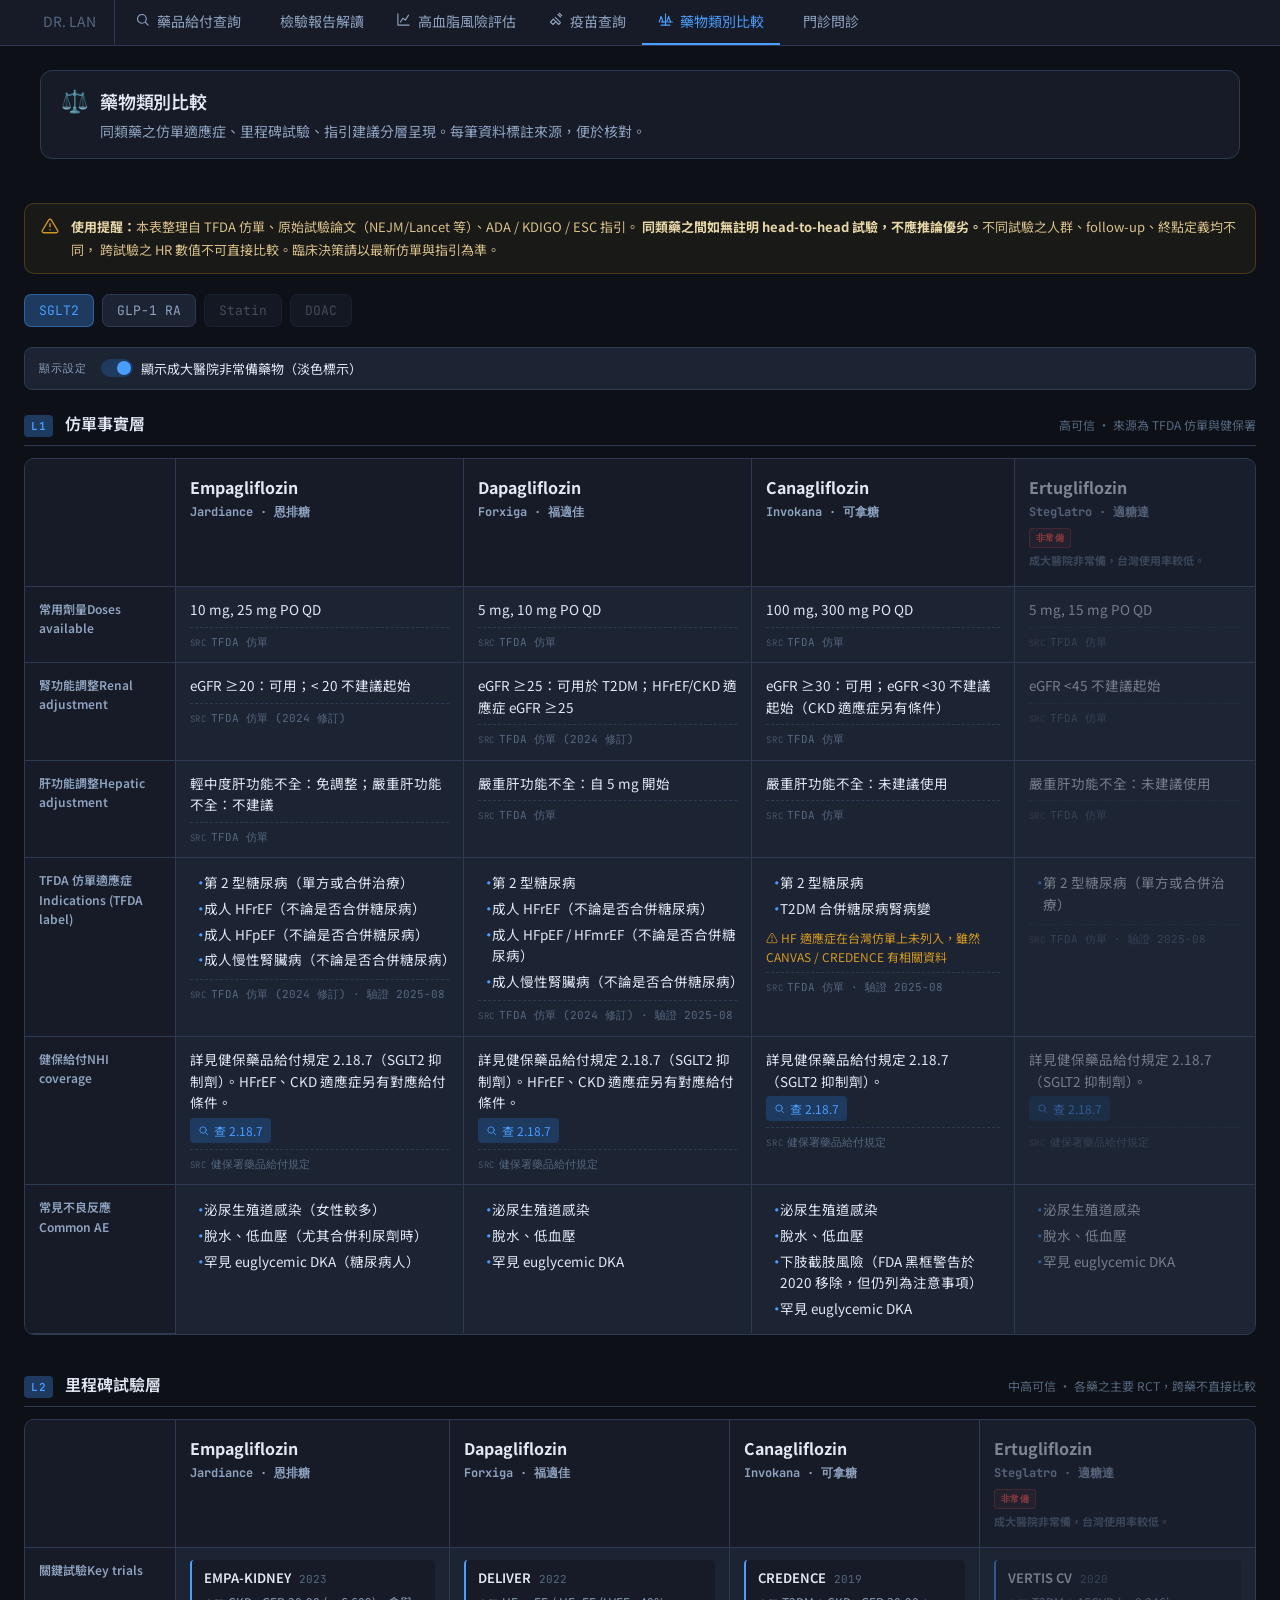
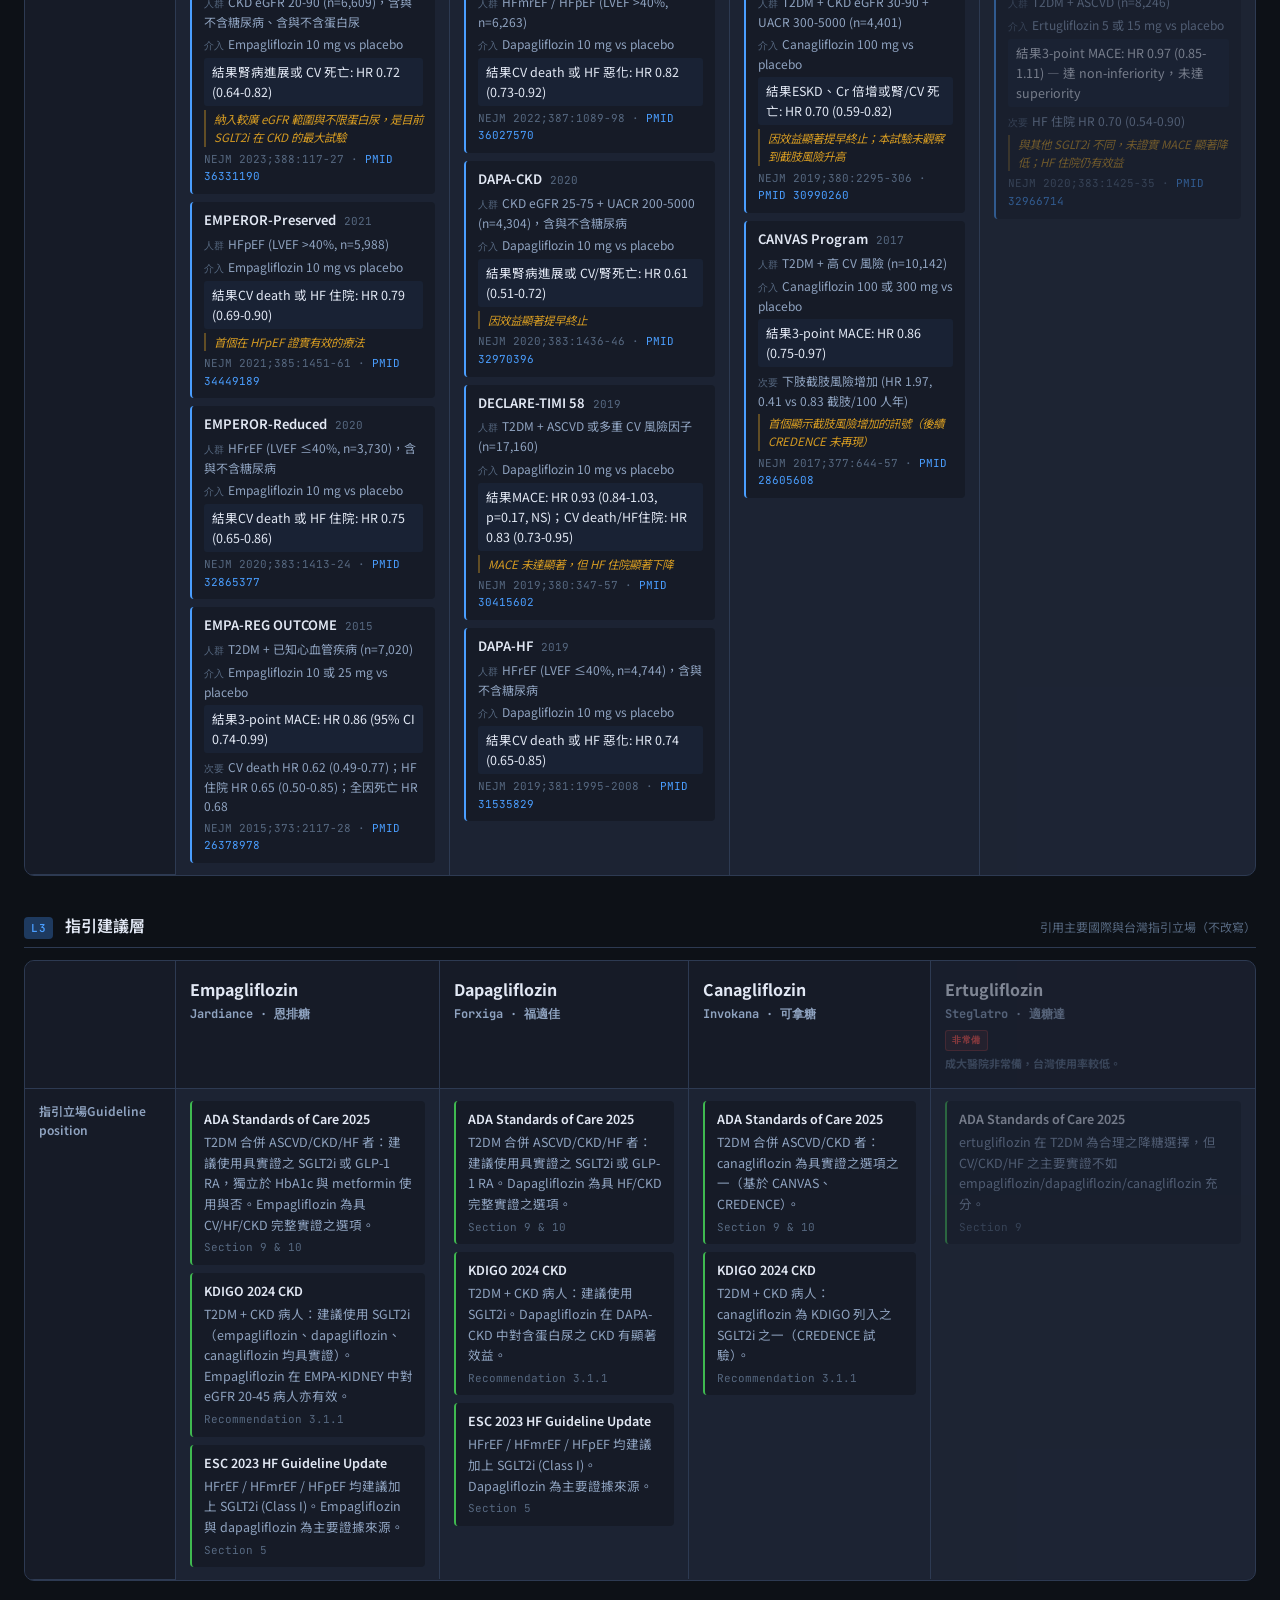
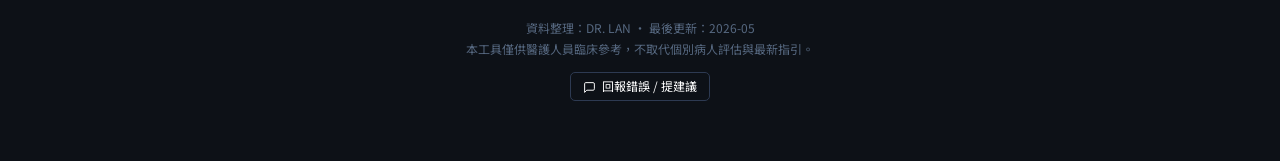
<file: compare.html>
<!DOCTYPE html>
<html lang="zh-TW">
<head>
<meta charset="UTF-8">
<meta name="viewport" content="width=device-width, initial-scale=1.0">
<title>藥物類別比較 · DR. LAN's Toolbox</title>

<!-- ── SEO ── -->
<meta name="description" content="同類藥物比較工具：仿單適應症、里程碑試驗、指引建議分層呈現，每筆資料標註來源。先支援 SGLT2 抑制劑。">
<meta name="keywords" content="SGLT2,empagliflozin,dapagliflozin,canagliflozin,藥物比較,EMPA-REG,DAPA-HF,EMPA-KIDNEY,DAPA-CKD,KDIGO,ADA">
<meta name="author" content="DR. LAN">
<meta name="robots" content="index, follow">
<link rel="canonical" href="https://fmdrlan.github.io/compare.html">

<meta property="og:type" content="website">
<meta property="og:title" content="藥物類別比較 · DR. LAN's Toolbox">
<meta property="og:description" content="同類藥物比較工具，每筆資料標註來源。">
<meta property="og:url" content="https://fmdrlan.github.io/compare.html">
<meta property="og:locale" content="zh_TW">

<link rel="icon" type="image/png" sizes="32x32" href="assets/favicon-32.png">
<link rel="icon" type="image/png" sizes="16x16" href="assets/favicon-16.png">
<link rel="apple-touch-icon" sizes="180x180" href="assets/apple-touch-icon.png">
<link rel="shortcut icon" href="assets/favicon.ico">

<link rel="stylesheet" href="assets/shared.css">
<script src="assets/icons.js"></script>

<style>
  @import url('https://fonts.googleapis.com/css2?family=Noto+Sans+TC:wght@300;400;500;600;700&family=JetBrains+Mono:wght@400;500;600&display=swap');

  :root {
    --bg: #0d1117;
    --bg2: #161b27;
    --surface: #1c2333;
    --surface2: #222c3d;
    --border: #2d3a52;
    --border-strong: #3d4f6e;
    --text: #e2e8f4;
    --text-muted: #8fa3c0;
    --text-light: #566880;
    --text-dim: #4a5568;
    --accent: #4a9eff;
    --accent-dim: #1e3a5f;
    --accent-glow: rgba(74,158,255,0.15);
    --green: #3fb950;
    --green-bg: rgba(63,185,80,0.1);
    --yellow: #d29922;
    --yellow-bg: rgba(210,153,34,0.1);
    --red: #f85149;
    --red-bg: rgba(248,81,73,0.1);
  }

  * { box-sizing: border-box; margin: 0; padding: 0; }

  body {
    font-family: 'Noto Sans TC', sans-serif;
    background: var(--bg);
    color: var(--text);
    min-height: 100vh;
    font-size: 15px;
    line-height: 1.65;
  }

  /* ── Page header ── */
  .page-header {
    max-width: 1400px;
    margin: 0 auto;
    padding: 24px 24px 0;
  }
  .page-title {
    font-size: 22px;
    font-weight: 700;
    margin-bottom: 4px;
  }
  .page-sub {
    font-size: 13px;
    color: var(--text-muted);
    margin-bottom: 16px;
  }

  /* Class selector (預留多類別) */
  .class-selector {
    display: flex;
    gap: 8px;
    margin-bottom: 20px;
    flex-wrap: wrap;
  }
  .class-btn {
    padding: 7px 14px;
    background: var(--surface);
    border: 1px solid var(--border);
    border-radius: 7px;
    color: var(--text-muted);
    font-family: 'JetBrains Mono', monospace;
    font-size: 13px;
    cursor: pointer;
    transition: all 0.15s;
  }
  .class-btn.active {
    background: var(--accent-dim);
    color: var(--accent);
    border-color: rgba(74,158,255,0.4);
  }
  .class-btn:hover:not(.disabled) { border-color: var(--border-strong); }
  .class-btn.disabled {
    opacity: 0.4;
    cursor: not-allowed;
  }

  /* ── Disclaimer banner ── */
  .disclaimer {
    background: rgba(210,153,34,0.06);
    border: 1px solid rgba(210,153,34,0.25);
    border-radius: 10px;
    padding: 12px 16px;
    margin-bottom: 20px;
    font-size: 13px;
    color: #d8c08a;
    line-height: 1.7;
    display: flex;
    gap: 12px;
    align-items: flex-start;
  }
  .disclaimer .dc-icon {
    color: var(--yellow);
    flex-shrink: 0;
    margin-top: 1px;
  }
  .disclaimer .dc-icon svg { width: 18px; height: 18px; stroke-width: 1.8; }
  .disclaimer strong { color: #e8d8a8; }

  /* ── Toggle bar ── */
  .toggle-bar {
    display: flex;
    align-items: center;
    gap: 14px;
    padding: 10px 14px;
    background: var(--surface);
    border: 1px solid var(--border);
    border-radius: 8px;
    margin-bottom: 20px;
    font-size: 13px;
    flex-wrap: wrap;
  }
  .toggle-label {
    color: var(--text-muted);
    font-family: 'JetBrains Mono', monospace;
    font-size: 11px;
    text-transform: uppercase;
    letter-spacing: 0.08em;
  }
  .toggle-switch {
    display: inline-flex;
    align-items: center;
    gap: 8px;
    cursor: pointer;
    user-select: none;
  }
  .toggle-switch input { display: none; }
  .toggle-track {
    width: 32px;
    height: 18px;
    background: var(--border);
    border-radius: 10px;
    position: relative;
    transition: background 0.15s;
  }
  .toggle-track::after {
    content: '';
    position: absolute;
    top: 2px; left: 2px;
    width: 14px; height: 14px;
    background: var(--text-muted);
    border-radius: 50%;
    transition: all 0.15s;
  }
  .toggle-switch input:checked + .toggle-track {
    background: var(--accent-dim);
  }
  .toggle-switch input:checked + .toggle-track::after {
    left: 16px;
    background: var(--accent);
  }
  .toggle-text { color: var(--text); }

  /* ── Layer headers (三層) ── */
  .layer-section { margin-bottom: 36px; }
  .layer-header {
    display: flex;
    align-items: baseline;
    gap: 12px;
    margin-bottom: 12px;
    padding-bottom: 8px;
    border-bottom: 1px solid var(--border);
  }
  .layer-num {
    font-family: 'JetBrains Mono', monospace;
    font-size: 11px;
    font-weight: 600;
    color: var(--accent);
    background: var(--accent-dim);
    padding: 2px 7px;
    border-radius: 4px;
    letter-spacing: 0.05em;
  }
  .layer-title {
    font-size: 16px;
    font-weight: 600;
    color: var(--text);
  }
  .layer-desc {
    font-size: 12px;
    color: var(--text-light);
    margin-left: auto;
  }

  /* ── 比較表格容器 ── */
  .compare-wrap {
    max-width: 1400px;
    margin: 0 auto;
    padding: 0 24px 60px;
  }
  .compare-scroll {
    overflow-x: auto;
    border: 1px solid var(--border);
    border-radius: 10px;
    background: var(--surface);
  }
  .compare-table {
    width: 100%;
    border-collapse: collapse;
    font-size: 13.5px;
    min-width: 900px;
  }
  .compare-table th, .compare-table td {
    padding: 12px 14px;
    border-bottom: 1px solid var(--border);
    border-right: 1px solid var(--border);
    text-align: left;
    vertical-align: top;
    line-height: 1.6;
  }
  .compare-table th:last-child, .compare-table td:last-child { border-right: none; }
  .compare-table tbody tr:last-child td { border-bottom: none; }

  /* 第一欄：欄位名稱 */
  .compare-table th.row-label {
    background: var(--bg2);
    font-weight: 600;
    color: var(--text-muted);
    font-size: 12px;
    width: 150px;
    min-width: 150px;
    position: sticky;
    left: 0;
    z-index: 1;
  }
  .compare-table th.row-label-sub {
    font-size: 11px;
    color: var(--text-light);
    font-weight: 400;
    margin-top: 3px;
    display: block;
    text-transform: none;
    letter-spacing: 0;
  }

  /* 第一列：藥名 */
  .drug-col-header {
    background: var(--bg2);
    color: var(--text);
    text-align: left;
    padding: 16px 14px !important;
    min-width: 220px;
  }
  .drug-col-header.dimmed {
    opacity: 0.5;
  }
  .drug-name-line1 {
    font-size: 16px;
    font-weight: 700;
    margin-bottom: 2px;
  }
  .drug-name-line2 {
    font-size: 12px;
    color: var(--text-muted);
    font-family: 'JetBrains Mono', monospace;
  }
  .drug-name-line3 {
    font-size: 11px;
    color: var(--text-light);
    margin-top: 4px;
  }

  /* Formulary tag */
  .form-tag {
    display: inline-block;
    font-family: 'JetBrains Mono', monospace;
    font-size: 9px;
    font-weight: 600;
    padding: 2px 6px;
    border-radius: 3px;
    margin-top: 6px;
    letter-spacing: 0.05em;
    text-transform: uppercase;
  }
  .form-tag.in {
    background: var(--green-bg);
    color: var(--green);
    border: 1px solid rgba(63,185,80,0.3);
  }
  .form-tag.out {
    background: var(--red-bg);
    color: var(--red);
    border: 1px solid rgba(248,81,73,0.3);
  }

  /* 淡色：成大沒有的藥物欄位 */
  .compare-table td.dimmed {
    opacity: 0.45;
    background: rgba(255,255,255,0.01);
  }
  .compare-table td.dimmed:hover { opacity: 0.85; }

  /* 內容樣式 */
  .cell-list { list-style: none; padding: 0; }
  .cell-list li {
    padding: 2px 0 2px 14px;
    position: relative;
  }
  .cell-list li::before {
    content: '·';
    position: absolute;
    left: 4px;
    color: var(--accent);
    font-weight: 600;
  }

  /* Source 標籤（每個 cell 右下角） */
  .src {
    margin-top: 6px;
    padding-top: 6px;
    border-top: 1px dashed var(--border);
    font-size: 11px;
    color: var(--text-light);
    font-family: 'JetBrains Mono', monospace;
    line-height: 1.5;
  }
  .src .src-label {
    color: var(--text-dim);
    text-transform: uppercase;
    font-size: 9px;
    letter-spacing: 0.08em;
    margin-right: 4px;
  }

  /* Trial card */
  .trial-card {
    background: var(--bg2);
    border-left: 2px solid var(--accent);
    border-radius: 4px;
    padding: 8px 12px;
    margin-bottom: 8px;
  }
  .trial-card:last-child { margin-bottom: 0; }
  .trial-name {
    font-weight: 600;
    color: var(--text);
    font-size: 13px;
    margin-bottom: 3px;
    display: flex;
    align-items: baseline;
    gap: 8px;
  }
  .trial-year {
    font-family: 'JetBrains Mono', monospace;
    font-size: 11px;
    color: var(--text-light);
    font-weight: 400;
  }
  .trial-meta {
    font-size: 12px;
    color: var(--text-muted);
    margin-bottom: 3px;
  }
  .trial-meta .trial-meta-label {
    color: var(--text-light);
    font-family: 'JetBrains Mono', monospace;
    font-size: 10px;
    text-transform: uppercase;
    margin-right: 4px;
  }
  .trial-result {
    font-size: 12.5px;
    color: var(--text);
    margin-top: 4px;
    padding: 4px 8px;
    background: rgba(74,158,255,0.06);
    border-radius: 3px;
  }
  .trial-note {
    font-size: 11.5px;
    color: var(--yellow);
    margin-top: 4px;
    padding-left: 8px;
    border-left: 2px solid rgba(210,153,34,0.4);
    font-style: italic;
  }
  .trial-ref {
    font-size: 11px;
    color: var(--text-light);
    font-family: 'JetBrains Mono', monospace;
    margin-top: 4px;
  }
  .trial-ref a { color: var(--accent); text-decoration: none; }
  .trial-ref a:hover { text-decoration: underline; }

  /* Guideline card */
  .gl-card {
    background: var(--bg2);
    border-left: 2px solid var(--green);
    border-radius: 4px;
    padding: 8px 12px;
    margin-bottom: 8px;
  }
  .gl-card:last-child { margin-bottom: 0; }
  .gl-name {
    font-weight: 600;
    color: var(--text);
    font-size: 12.5px;
    margin-bottom: 3px;
  }
  .gl-stmt {
    font-size: 12.5px;
    color: var(--text-muted);
    line-height: 1.65;
  }
  .gl-section {
    font-size: 11px;
    color: var(--text-light);
    font-family: 'JetBrains Mono', monospace;
    margin-top: 4px;
  }

  /* NHI cross-ref link */
  .nhi-link {
    display: inline-flex;
    align-items: center;
    gap: 5px;
    color: var(--accent);
    text-decoration: none;
    font-size: 12px;
    margin-top: 4px;
    padding: 3px 8px;
    background: var(--accent-dim);
    border-radius: 4px;
    transition: background 0.15s;
  }
  .nhi-link:hover { background: rgba(74,158,255,0.18); }
  .nhi-link svg { width: 11px; height: 11px; stroke-width: 1.8; }

  .empty-cell {
    color: var(--text-dim);
    font-style: italic;
    font-size: 12px;
  }

  /* Hide column when toggle off */
  .col-hidden { display: none !important; }

  @media (max-width: 700px) {
    .compare-table th.row-label { width: 120px; min-width: 120px; }
    .drug-col-header { min-width: 180px; }
    .layer-desc { display: none; }
  }
</style>
</head>
<body>

<nav class="tabs-bar" aria-label="主選單">
  <a class="tab-link tab-home" href="index.html"><span class="ti" data-icon="home"></span>DR. LAN</a>
  <a class="tab-link" href="drugs.html"><span class="ti" data-icon="search"></span>藥品給付查詢</a>
  <a class="tab-link" href="lab.html"><span class="ti" data-icon="flask"></span>檢驗報告解讀</a>
  <a class="tab-link" href="lipid.html"><span class="ti" data-icon="chart"></span>高血脂風險評估</a>
  <a class="tab-link" href="vaccine.html"><span class="ti" data-icon="syringe"></span>疫苗查詢</a>
  <a class="tab-link active" href="compare.html"><span class="ti" data-icon="scale"></span>藥物類別比較</a>
  <a class="tab-link" href="obesity.html"><span class="ti" data-icon="weight"></span>門診問診</a>
</nav>

<div class="page-header" style="padding-bottom:0">
  <div class="page-intro">
    <span class="icon">⚖️</span>
    <div>
      <h1>藥物類別比較</h1>
      <p>同類藥之仿單適應症、里程碑試驗、指引建議分層呈現。每筆資料標註來源，便於核對。</p>
    </div>
  </div>
</div>

<div class="page-header">
  <div class="disclaimer">
    <span class="dc-icon" id="discIcon"></span>
    <div>
      <strong>使用提醒：</strong>本表整理自 TFDA 仿單、原始試驗論文（NEJM/Lancet 等）、ADA / KDIGO / ESC 指引。
      <strong>同類藥之間如無註明 head-to-head 試驗，不應推論優劣。</strong>不同試驗之人群、follow-up、終點定義均不同，
      跨試驗之 HR 數值不可直接比較。臨床決策請以最新仿單與指引為準。
    </div>
  </div>

  <div class="class-selector">
    <button class="class-btn active" data-class="sglt2">SGLT2</button>
    <button class="class-btn" data-class="glp1">GLP-1 RA</button>
    <button class="class-btn disabled" disabled title="待加入">Statin</button>
    <button class="class-btn disabled" disabled title="待加入">DOAC</button>
  </div>
</div>

<div class="compare-wrap">

  <div class="toggle-bar">
    <span class="toggle-label">顯示設定</span>
    <label class="toggle-switch">
      <input type="checkbox" id="showOutOfFormulary" checked>
      <span class="toggle-track"></span>
      <span class="toggle-text">顯示成大醫院非常備藥物（淡色標示）</span>
    </label>
  </div>

  <div id="compareContent"></div>

  <div style="margin-top:32px; font-size:12px; color:var(--text-light); text-align:center; line-height:1.8;">
    資料整理：DR. LAN · 最後更新：<span id="lastUpdated">—</span><br>
    本工具僅供醫護人員臨床參考，不取代個別病人評估與最新指引。
    <div style="margin-top: 12px;">
      <a class="feedback-link" id="feedbackLink"
         href="https://docs.google.com/forms/d/e/1FAIpQLSfNUXEtUPxavNh_ga1khBQr0VOcY0ZYVmkMK3Ux3CNxznPUSg/viewform"
         target="_blank" rel="noopener">
        <span id="feedbackIcon"></span>回報錯誤 / 提建議
      </a>
    </div>
  </div>
</div>

<script>
let DATA = null;
let showOOF = true; // show out-of-formulary
let currentClass = 'sglt2'; // 預設 SGLT2

const CLASS_FILES = {
  'sglt2': 'data/sglt2.json',
  'glp1':  'data/glp1.json'
};

async function loadData() {
  const url = CLASS_FILES[currentClass];
  if (!url) return;
  const res = await fetch(url);
  DATA = await res.json();
  document.getElementById('lastUpdated').textContent = DATA._meta.last_updated;
  render();
}

function esc(s) {
  return (s||'').toString()
    .replace(/&/g,'&amp;').replace(/</g,'&lt;').replace(/>/g,'&gt;').replace(/"/g,'&quot;');
}

// 統一渲染 source tag
function srcTag(src, lastVerified) {
  if (!src) return '';
  let txt = esc(src);
  if (lastVerified) txt += ` · 驗證 ${esc(lastVerified)}`;
  return `<div class="src"><span class="src-label">SRC</span>${txt}</div>`;
}

// 渲染欄位 cell（可能含淡色狀態）
function rowCell(content, drug) {
  const dim = drug.in_formulary ? '' : 'dimmed';
  return `<td class="${dim}">${content}</td>`;
}

function render() {
  const drugs = DATA.drugs.filter(d => showOOF || d.in_formulary);
  const c = document.getElementById('compareContent');

  // ── Header column for drugs ──
  const headers = drugs.map(d => {
    const dim = d.in_formulary ? '' : 'dimmed';
    const tag = d.in_formulary
      ? ''
      : '<span class="form-tag out">非常備</span>';
    const note = !d.in_formulary && d.in_formulary_note
      ? `<div class="drug-name-line3">${esc(d.in_formulary_note)}</div>`
      : '';
    const classNote = d.class_note
      ? `<div class="drug-name-line3" style="color:var(--yellow);font-style:italic">⚐ ${esc(d.class_note)}</div>`
      : '';
    return `<th class="drug-col-header ${dim}">
      <div class="drug-name-line1">${esc(d.generic)}</div>
      <div class="drug-name-line2">${esc(d.brand_tw)} · ${esc(d.brand_zh)}</div>
      ${classNote}
      ${tag}
      ${note}
    </th>`;
  }).join('');

  // ── Layer 1：基本與仿單 ──
  const layer1Rows = [
    {
      label: '常用劑量',
      sub: 'Doses available',
      get: d => `${esc(d.basic.doses_available.value)}${srcTag(d.basic.doses_available.source)}`
    },
    {
      label: '腎功能調整',
      sub: 'Renal adjustment',
      get: d => `${esc(d.basic.renal_adjustment.value)}${srcTag(d.basic.renal_adjustment.source)}`
    },
    {
      label: '肝功能調整',
      sub: 'Hepatic adjustment',
      get: d => `${esc(d.basic.hepatic_adjustment.value)}${srcTag(d.basic.hepatic_adjustment.source)}`
    },
    {
      label: 'TFDA 仿單適應症',
      sub: 'Indications (TFDA label)',
      get: d => {
        const items = d.indications_tfda.value.map(v => `<li>${esc(v)}</li>`).join('');
        const note = d.indications_tfda.note ? `<div style="margin-top:6px;font-size:12px;color:var(--yellow)">⚠ ${esc(d.indications_tfda.note)}</div>` : '';
        return `<ul class="cell-list">${items}</ul>${note}${srcTag(d.indications_tfda.source, d.indications_tfda.last_verified)}`;
      }
    },
    {
      label: '健保給付',
      sub: 'NHI coverage',
      get: d => {
        const ref = d.nhi_coverage.cross_ref_section
          ? `<a class="nhi-link" href="drugs.html" onclick="sessionStorage.setItem('initial_query','${esc(d.nhi_coverage.cross_ref_section)}')">${ICON.search}查 ${esc(d.nhi_coverage.cross_ref_section)}</a>`
          : '';
        return `${esc(d.nhi_coverage.value)}<br>${ref}${srcTag(d.nhi_coverage.source)}`;
      }
    },
    {
      label: '常見不良反應',
      sub: 'Common AE',
      get: d => `<ul class="cell-list">${d.common_ae.map(a => `<li>${esc(a)}</li>`).join('')}</ul>`
    }
  ];

  // ── Layer 2：里程碑試驗 ──
  const layer2Cell = d => {
    if (!d.key_trials || d.key_trials.length === 0) {
      return '<span class="empty-cell">無收錄主要試驗</span>';
    }
    // 依年份由新到舊排序（同年份保持原順序）
    const sortedTrials = [...d.key_trials].sort((a, b) => (b.year || 0) - (a.year || 0));
    return sortedTrials.map(t => `
      <div class="trial-card">
        <div class="trial-name">
          ${esc(t.name)}
          <span class="trial-year">${t.year}</span>
        </div>
        <div class="trial-meta"><span class="trial-meta-label">人群</span>${esc(t.population)}</div>
        <div class="trial-meta"><span class="trial-meta-label">介入</span>${esc(t.intervention)}</div>
        <div class="trial-result"><span class="trial-meta-label">結果</span>${esc(t.primary_outcome)}</div>
        ${t.secondary ? `<div class="trial-meta" style="margin-top:4px"><span class="trial-meta-label">次要</span>${esc(t.secondary)}</div>` : ''}
        ${t.note ? `<div class="trial-note">${esc(t.note)}</div>` : ''}
        <div class="trial-ref">
          ${esc(t.ref)}
          ${t.pmid ? ` · <a href="https://pubmed.ncbi.nlm.nih.gov/${esc(t.pmid)}/" target="_blank" rel="noopener">PMID ${esc(t.pmid)}</a>` : ''}
        </div>
      </div>
    `).join('');
  };

  // ── Layer 3：指引建議 ──
  const layer3Cell = d => {
    if (!d.guideline_position || d.guideline_position.length === 0) {
      return '<span class="empty-cell">無收錄指引立場</span>';
    }
    return d.guideline_position.map(g => `
      <div class="gl-card">
        <div class="gl-name">${esc(g.guideline)}</div>
        <div class="gl-stmt">${esc(g.statement)}</div>
        ${g.section ? `<div class="gl-section">${esc(g.section)}</div>` : ''}
      </div>
    `).join('');
  };

  // ── 組裝 HTML ──
  const layer1Html = `
    <div class="layer-section">
      <div class="layer-header">
        <span class="layer-num">L1</span>
        <span class="layer-title">仿單事實層</span>
        <span class="layer-desc">高可信 · 來源為 TFDA 仿單與健保署</span>
      </div>
      <div class="compare-scroll">
        <table class="compare-table">
          <thead><tr><th class="row-label"></th>${headers}</tr></thead>
          <tbody>
            ${layer1Rows.map(row => `
              <tr>
                <th class="row-label">${esc(row.label)}<span class="row-label-sub">${esc(row.sub)}</span></th>
                ${drugs.map(d => rowCell(row.get(d), d)).join('')}
              </tr>
            `).join('')}
          </tbody>
        </table>
      </div>
    </div>
  `;

  const layer2Html = `
    <div class="layer-section">
      <div class="layer-header">
        <span class="layer-num">L2</span>
        <span class="layer-title">里程碑試驗層</span>
        <span class="layer-desc">中高可信 · 各藥之主要 RCT，跨藥不直接比較</span>
      </div>
      <div class="compare-scroll">
        <table class="compare-table">
          <thead><tr><th class="row-label"></th>${headers}</tr></thead>
          <tbody>
            <tr>
              <th class="row-label">關鍵試驗<span class="row-label-sub">Key trials</span></th>
              ${drugs.map(d => rowCell(layer2Cell(d), d)).join('')}
            </tr>
          </tbody>
        </table>
      </div>
    </div>
  `;

  const layer3Html = `
    <div class="layer-section">
      <div class="layer-header">
        <span class="layer-num">L3</span>
        <span class="layer-title">指引建議層</span>
        <span class="layer-desc">引用主要國際與台灣指引立場（不改寫）</span>
      </div>
      <div class="compare-scroll">
        <table class="compare-table">
          <thead><tr><th class="row-label"></th>${headers}</tr></thead>
          <tbody>
            <tr>
              <th class="row-label">指引立場<span class="row-label-sub">Guideline position</span></th>
              ${drugs.map(d => rowCell(layer3Cell(d), d)).join('')}
            </tr>
          </tbody>
        </table>
      </div>
    </div>
  `;

  c.innerHTML = layer1Html + layer2Html + layer3Html;
}

// Toggle 開關
document.getElementById('showOutOfFormulary').addEventListener('change', e => {
  showOOF = e.target.checked;
  render();
});

// Class 切換
document.querySelectorAll('.class-btn[data-class]').forEach(btn => {
  btn.addEventListener('click', () => {
    if (btn.classList.contains('disabled')) return;
    document.querySelectorAll('.class-btn').forEach(b => b.classList.remove('active'));
    btn.classList.add('active');
    currentClass = btn.dataset.class;
    loadData();
  });
});

// Inject icons
document.querySelectorAll('.ti[data-icon]').forEach(el => {
  const k = el.dataset.icon;
  if (window.ICON && window.ICON[k]) el.innerHTML = window.ICON[k];
});
document.getElementById('discIcon').innerHTML = ICON.alert;
const fbIcon = document.getElementById('feedbackIcon');
if (fbIcon) fbIcon.innerHTML = ICON.message;

loadData();
</script>
</body>
</html>
</file>
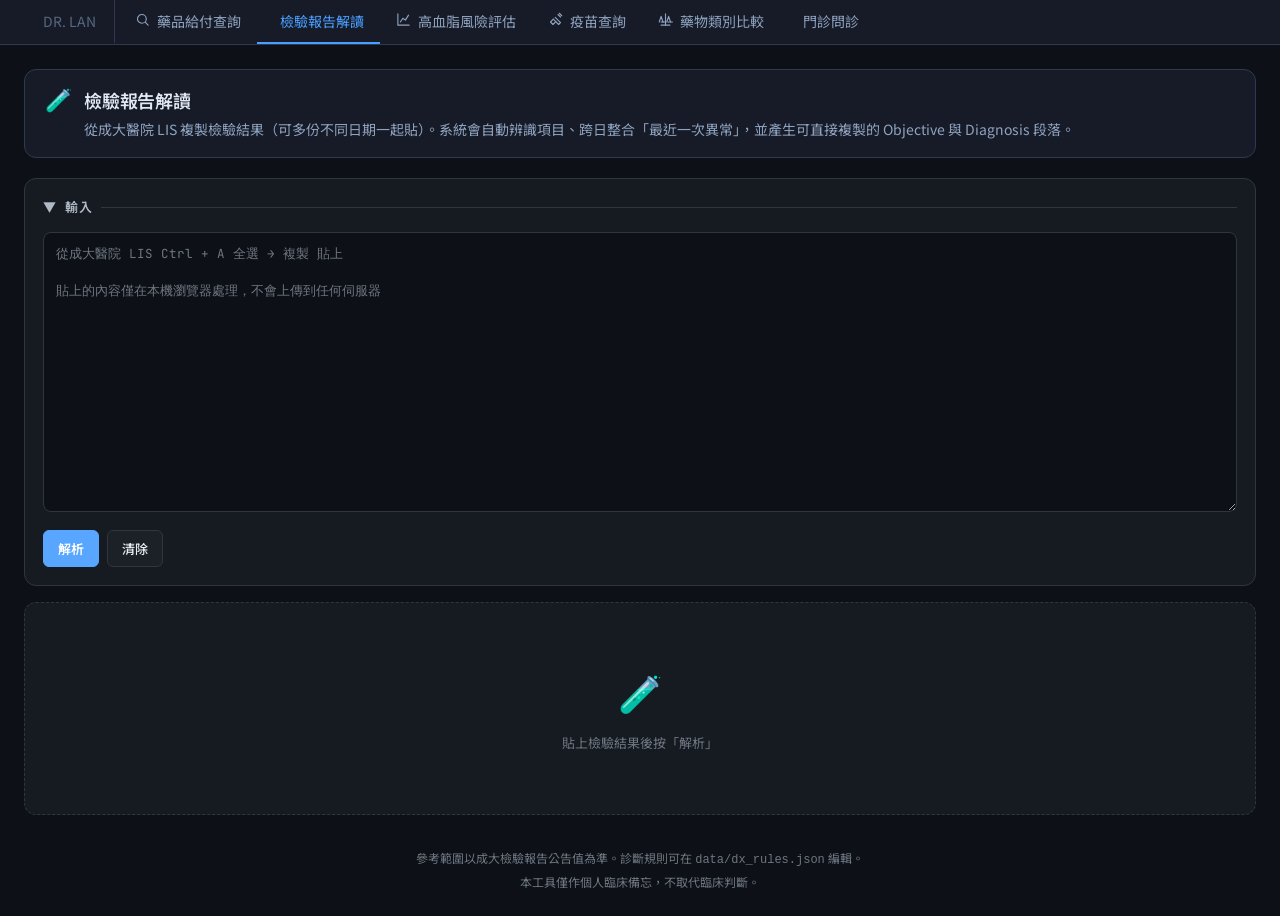
<file: lab.html>
<!DOCTYPE html>
<html lang="zh-TW">
<head>
<meta charset="UTF-8">
<meta name="viewport" content="width=device-width, initial-scale=1.0">
<title>檢驗報告解讀 · DR. LAN's Toolbox</title>

<meta name="description" content="貼上成大 LIS 檢驗報告，自動標示異常值並產生 Objective 與 Diagnosis 段落，便於病歷複製。">
<meta name="keywords" content="LIS,檢驗報告,異常值,Objective,Diagnosis,SOAP,病歷,生化,CBC,肝功能,UTI,血脂">
<meta name="author" content="DR. LAN">
<meta name="robots" content="index, follow">
<link rel="canonical" href="https://fmdrlan.github.io/lab.html">

<link rel="icon" type="image/png" sizes="32x32" href="assets/favicon-32.png">
<link rel="icon" type="image/png" sizes="16x16" href="assets/favicon-16.png">
<link rel="apple-touch-icon" sizes="180x180" href="assets/apple-touch-icon.png">
<link rel="shortcut icon" href="assets/favicon.ico">

<link rel="stylesheet" href="assets/shared.css">
<script src="assets/icons.js"></script>

<style>
  @import url('https://fonts.googleapis.com/css2?family=Noto+Sans+TC:wght@300;400;500;700&family=JetBrains+Mono:wght@400;600&display=swap');

  :root {
    --bg-base: #0d1117;
    --bg-surface: #161b22;
    --bg-elevated: #1c2128;
    --bg-hover: #222832;
    --border: #30363d;
    --border-subtle: #21262d;
    --text-primary: #e6edf3;
    --text-secondary: #b0bac6;
    --text-muted: #6e7681;
    --text-dim: #4a5568;
    --accent-blue: #58a6ff;
    --accent-cyan: #39d3f2;
    --accent-green: #3fb950;
    --accent-yellow: #d29922;
    --accent-orange: #f0883e;
    --accent-red: #f85149;
    --accent-purple: #bc8cff;
    --radius: 8px;
    --radius-lg: 12px;
  }

  * { box-sizing: border-box; margin: 0; padding: 0; }

  body {
    font-family: 'Noto Sans TC', sans-serif;
    background: var(--bg-base);
    color: var(--text-primary);
    min-height: 100vh;
    font-size: 16px;
    line-height: 1.6;
  }

  /* tabs-bar 樣式由 assets/shared.css 提供 */

  .container { max-width: 1500px; margin: 0 auto; padding: 24px; }

  /* Page intro */
  /* page-intro 樣式由 assets/shared.css 提供 */

  /* Layout */
  .work-stack {
    display: flex;
    flex-direction: column;
    gap: 16px;
  }

  .result-grid {
    display: grid;
    grid-template-columns: minmax(0, 1fr) minmax(0, 1fr);
    gap: 16px;
  }
  @media (max-width: 1100px) {
    .result-grid { grid-template-columns: 1fr; }
    .container { padding: 12px; }
  }

  /* 輸入區可收合 */
  .input-panel-title {
    cursor: pointer;
    user-select: none;
    margin-bottom: 0;
  }
  .input-panel.collapsed .input-panel-title {
    margin-bottom: 0;
  }
  .input-panel.collapsed #inputBody {
    display: none;
  }
  .input-panel.collapsed {
    padding-top: 14px;
    padding-bottom: 14px;
  }
  .input-summary {
    margin-left: 10px;
    color: var(--text-muted);
    font-size: 12px;
    font-weight: 400;
    text-transform: none;
    letter-spacing: 0;
  }
  .input-panel #inputBody {
    margin-top: 14px;
  }

  /* 空狀態 */
  .empty-state {
    background: var(--bg-surface);
    border: 1px dashed var(--border);
    border-radius: var(--radius-lg);
    padding: 60px 20px;
    text-align: center;
    color: var(--text-muted);
    font-size: 13px;
  }
  .empty-state .big {
    font-size: 36px;
    margin-bottom: 12px;
  }

  /* 警示橫條 */
  .warning-banner {
    background: rgba(212, 168, 67, 0.06);
    border: 1px solid rgba(212, 168, 67, 0.30);
    border-radius: var(--radius-lg);
    padding: 12px 16px;
    font-size: 12.5px;
    color: var(--text-muted);
    line-height: 1.6;
    display: flex;
    flex-wrap: wrap;
    align-items: baseline;
    gap: 8px;
  }
  .warning-banner-warn {
    color: var(--yellow, #d4a843);
    font-weight: 500;
    margin-right: 6px;
  }
  .warning-banner-group {
    display: inline;
  }
  .warning-banner-label {
    color: var(--text-primary);
    font-size: 12px;
    font-weight: 500;
    margin-right: 4px;
  }
  .warning-banner-chip {
    color: var(--yellow, #d4a843);
    font-family: 'JetBrains Mono', monospace;
    font-size: 12px;
  }
  .warning-banner-chip.unknown {
    color: var(--text-muted);
    cursor: help;
  }
  .warning-banner-sep {
    color: var(--text-light, #566880);
    margin: 0 4px;
  }
  .warning-banner-group-sep {
    display: inline-block;
    margin: 0 8px;
    color: var(--border);
  }

  .panel {
    background: var(--bg-surface);
    border: 1px solid var(--border);
    border-radius: var(--radius-lg);
    padding: 18px;
  }
  .panel-title {
    font-size: 13px;
    font-weight: 600;
    color: var(--text-secondary);
    text-transform: uppercase;
    letter-spacing: 0.08em;
    margin-bottom: 14px;
    display: flex; align-items: center; gap: 8px;
  }
  .panel-title::after {
    content: ''; flex: 1; height: 1px; background: var(--border);
  }
  .panel-title-inner {
    display: flex; align-items: center; gap: 8px;
  }

  /* Patient mini-context */
  .ctx-row {
    display: flex; gap: 12px; flex-wrap: wrap;
    margin-bottom: 14px; padding-bottom: 14px;
    border-bottom: 1px dashed var(--border-subtle);
  }
  .ctx-field { display: flex; align-items: center; gap: 6px; font-size: 13px; }
  .ctx-field label { color: var(--text-secondary); font-weight: 500; }
  .ctx-field input[type="number"] {
    width: 64px; padding: 4px 8px;
    background: var(--bg-elevated);
    border: 1px solid var(--border);
    border-radius: 6px;
    color: var(--text-primary);
    font-family: 'JetBrains Mono', monospace;
    font-size: 13px;
  }
  .ctx-field .radio-mini { display: inline-flex; gap: 4px; }
  .ctx-field .radio-mini label {
    padding: 3px 10px;
    background: var(--bg-elevated);
    border: 1px solid var(--border);
    border-radius: 5px;
    cursor: pointer;
    font-size: 13px;
    transition: all 0.15s;
  }
  .ctx-field .radio-mini input { display: none; }
  .ctx-field .radio-mini input:checked + label {
    background: rgba(88,166,255,0.15);
    color: var(--accent-blue);
    border-color: rgba(88,166,255,0.4);
  }

  /* Textarea */
  textarea.lab-input {
    width: 100%;
    min-height: 280px;
    background: var(--bg-base);
    border: 1px solid var(--border);
    border-radius: var(--radius);
    color: var(--text-primary);
    font-family: 'JetBrains Mono', monospace;
    font-size: 12.5px;
    line-height: 1.5;
    padding: 12px;
    resize: vertical;
  }
  textarea.lab-input:focus {
    outline: none;
    border-color: var(--accent-blue);
  }
  textarea.lab-input::placeholder { color: var(--text-muted); }

  /* Buttons */
  .btn-row { display: flex; gap: 8px; flex-wrap: wrap; margin-top: 12px; }
  .btn {
    padding: 8px 14px;
    border-radius: 6px;
    border: 1px solid var(--border);
    background: var(--bg-elevated);
    color: var(--text-primary);
    font-size: 13px;
    font-weight: 500;
    cursor: pointer;
    font-family: inherit;
    transition: all 0.15s;
    display: inline-flex; align-items: center; gap: 6px;
  }
  .btn:hover { background: var(--bg-hover); border-color: var(--text-muted); }
  .btn.primary {
    background: var(--accent-blue);
    color: #fff;
    border-color: var(--accent-blue);
    font-weight: 600;
  }
  .btn.primary:hover {
    background: #4090e0;
    border-color: #4090e0;
  }
  .btn.ghost { background: transparent; }
  .btn.small { font-size: 12px; padding: 4px 10px; }

  /* 區段複製按鈕列 */
  .section-copy-bar {
    display: flex;
    justify-content: flex-end;
    gap: 6px;
    margin-bottom: 10px;
  }

  /* ── Output ── */
  .result-empty {
    color: var(--text-muted);
    font-size: 14px;
    padding: 60px 20px;
    text-align: center;
  }
  .result-empty .big { font-size: 36px; opacity: 0.4; margin-bottom: 12px; }

  .output-section {
    margin-bottom: 24px;
  }
  .output-section:last-child { margin-bottom: 0; }

  .section-header {
    display: flex;
    align-items: center;
    justify-content: space-between;
    margin-bottom: 12px;
  }
  .section-header h3 {
    font-size: 14px;
    font-weight: 600;
    color: var(--text-primary);
    display: flex; align-items: center; gap: 8px;
    text-transform: uppercase;
    letter-spacing: 0.06em;
  }
  .section-header h3 .badge-count {
    font-family: 'JetBrains Mono', monospace;
    font-size: 11px;
    padding: 1px 7px;
    background: var(--bg-elevated);
    border: 1px solid var(--border);
    border-radius: 10px;
    color: var(--text-secondary);
    font-weight: 600;
  }

  /* Free-text 報告診斷列（接在 objective 數值表下方、無自己的滾輪） */
  .ft-list-divider {
    margin: 12px 0 8px;
    border-top: 1px dashed var(--border);
  }
  .ft-row {
    display: grid;
    grid-template-columns: 70px 90px 1fr;
    gap: 10px;
    align-items: baseline;
    padding: 3px 0;
  }
  .ft-row .ft-date {
    color: var(--text-muted);
    font-family: 'JetBrains Mono', monospace;
    font-size: 12px;
  }
  .ft-row .ft-source {
    color: var(--accent-blue);
    font-family: 'JetBrains Mono', monospace;
    font-size: 11.5px;
    font-weight: 500;
  }
  .ft-row .ft-text { color: var(--text-primary); }
  @media (max-width: 700px) {
    .ft-row { grid-template-columns: 60px 70px 1fr; font-size: 12px; }
  }

  /* Objective: clean ASCII-style table */
  .objective-box {
    background: var(--bg-base);
    border: 1px solid var(--border);
    border-radius: var(--radius);
    padding: 12px 14px;
    font-size: 13px;
    line-height: 1.7;
  }
  .objective-box .obj-group-date,
  .objective-box .value,
  .objective-box .meta {
    font-family: 'JetBrains Mono', monospace;
  }
  .obj-row {
    display: grid;
    grid-template-columns: 92px 130px 1fr 42px minmax(0, 1.4fr);
    gap: 10px;
    align-items: baseline;
    padding: 2px 0;
  }
  /* 分組後的 obj-row：移除日期欄位 */
  .obj-row.grouped {
    grid-template-columns: 130px 1fr 42px minmax(0, 1.4fr);
    padding: 2px 0 2px 12px;
  }

  /* Objective 分組 */
  .obj-group {
    margin-bottom: 10px;
  }
  .obj-group:last-child { margin-bottom: 0; }
  .obj-group-header {
    display: flex;
    align-items: baseline;
    gap: 10px;
    padding: 4px 0 6px;
    margin-bottom: 2px;
    border-bottom: 1px solid var(--border);
    margin-bottom: 4px;
  }
  .obj-group-date {
    color: var(--text-primary);
    font-family: 'JetBrains Mono', monospace;
    font-size: 12.5px;
    font-weight: 600;
  }
  .obj-group-type {
    color: var(--accent, #4a9eff);
    font-family: 'JetBrains Mono', monospace;
    font-size: 11.5px;
    background: rgba(74,158,255,0.10);
    border: 1px solid rgba(74,158,255,0.30);
    padding: 1px 7px;
    border-radius: 8px;
  }

  /* Free-text 分組 */
  .ft-group {
    margin-bottom: 10px;
  }
  .objective-box .ft-group:first-of-type {
    margin-top: 14px;
    padding-top: 12px;
    border-top: 1px dashed var(--border);
  }
  .ft-group:last-child { margin-bottom: 0; }
  .ft-group-header {
    display: flex;
    align-items: baseline;
    gap: 10px;
    padding: 4px 0 4px;
    margin-bottom: 2px;
  }
  .ft-group-date {
    color: var(--text-primary);
    font-family: 'JetBrains Mono', monospace;
    font-size: 12.5px;
    font-weight: 600;
  }
  .ft-group-short {
    color: var(--accent, #4a9eff);
    font-family: 'JetBrains Mono', monospace;
    font-size: 11.5px;
    background: rgba(74,158,255,0.10);
    border: 1px solid rgba(74,158,255,0.30);
    padding: 1px 7px;
    border-radius: 8px;
  }
  .ft-row.grouped {
    display: block;
    padding: 2px 0 2px 14px;
    color: var(--text-primary);
    font-size: 13px;
  }
  .ft-row.grouped .ft-text {
    color: var(--text-primary);
  }
  .obj-row .date {
    color: var(--text-muted);
    font-family: 'JetBrains Mono', monospace;
    font-size: 12px;
  }
  .obj-row .name { color: var(--text-primary); font-weight: 500; }
  .obj-row .value { text-align: right; font-weight: 600; }
  .obj-row .value.high { color: var(--accent-red); }
  .obj-row .value.low  { color: var(--accent-yellow); }
  .obj-row .value.crit { background: rgba(248,81,73,0.25); padding: 0 4px; border-radius: 3px; color: #fff; }
  .obj-row .flag {
    text-align: center;
    font-weight: 700;
    font-size: 11px;
    padding: 1px 0;
    border-radius: 3px;
  }
  .obj-row .flag.h    { background: rgba(248,81,73,0.15); color: var(--accent-red); }
  .obj-row .flag.l    { background: rgba(210,153,34,0.15); color: var(--accent-yellow); }
  .obj-row .flag.hh   { background: var(--accent-red); color: #fff; }
  .obj-row .flag.ll   { background: var(--accent-yellow); color: var(--bg-base); }
  .obj-row .meta {
    color: var(--text-muted);
    font-size: 11px;
  }
  .obj-row .meta .past {
    color: var(--accent-orange);
  }

  /* 異常但未自動診斷 chips */
  .unassigned-note {
    font-size: 12px;
    color: var(--text-muted);
    margin-bottom: 8px;
    line-height: 1.5;
  }
  .unassigned-sublabel {
    font-size: 11.5px;
    color: var(--text-muted);
    margin-bottom: 6px;
    font-weight: 500;
  }
  .unassigned-list {
    display: flex;
    flex-wrap: wrap;
    gap: 6px;
  }
  .unassigned-chip {
    display: inline-block;
    padding: 4px 10px;
    background: rgba(212, 168, 67, 0.10);
    border: 1px solid rgba(212, 168, 67, 0.35);
    border-radius: 12px;
    font-size: 12.5px;
    font-family: 'JetBrains Mono', monospace;
    color: var(--yellow, #d4a843);
  }
  .unassigned-chip.unknown {
    background: rgba(128, 128, 128, 0.10);
    border-color: rgba(128, 128, 128, 0.35);
    color: var(--text-muted);
    cursor: help;
  }

  /* inline 版（在 Diagnosis 區底部） */
  .ua-inline {
    margin-top: 12px;
    padding-top: 10px;
    border-top: 1px dashed var(--border);
    font-size: 12.5px;
    color: var(--text-muted);
    line-height: 1.7;
    display: flex;
    flex-wrap: wrap;
    align-items: baseline;
    gap: 6px;
  }
  .ua-inline-warn {
    color: var(--yellow, #d4a843);
    font-weight: 500;
    margin-right: 6px;
  }
  .ua-inline-group {
    display: inline;
  }
  .ua-inline-label {
    color: var(--text-light, #566880);
    font-size: 11px;
    margin-right: 4px;
  }
  .ua-inline-chip {
    color: var(--yellow, #d4a843);
    font-family: 'JetBrains Mono', monospace;
    font-size: 12px;
  }
  .ua-inline-chip.unknown {
    color: var(--text-muted);
    cursor: help;
  }
  .ua-sep {
    color: var(--text-light, #566880);
    margin: 0 4px;
  }
  .ua-group-sep {
    display: inline-block;
    margin: 0 8px;
    color: var(--border);
  }

  /* Diagnosis: 2-column with left-copyable, right-evidence */
  .dx-table {
    background: var(--bg-base);
    border: 1px solid var(--border);
    border-radius: var(--radius);
    overflow: hidden;
  }
  .dx-row {
    display: grid;
    grid-template-columns: minmax(0, 1fr) minmax(0, 1.2fr);
    gap: 0;
    border-bottom: 1px solid var(--border-subtle);
  }
  .dx-row:last-child { border-bottom: none; }
  .dx-row .dx-left {
    padding: 12px 14px;
    font-size: 14px;
    color: var(--text-primary);
    background: var(--bg-base);
    display: flex;
    gap: 6px;
    align-items: baseline;
  }
  .dx-row .dx-left .num {
    font-family: 'JetBrains Mono', monospace;
    font-weight: 600;
    color: var(--text-secondary);
    flex-shrink: 0;
  }
  .dx-row .dx-left .dx-tag {
    color: var(--text-muted);
    font-size: 12px;
    font-family: 'JetBrains Mono', monospace;
    font-weight: 400;
    margin-left: 2px;
  }
  .dx-row .dx-left .icd-tag {
    color: var(--accent);
    font-size: 11px;
    font-family: 'JetBrains Mono', monospace;
    font-weight: 500;
    background: rgba(74,158,255,0.10);
    border: 1px solid rgba(74,158,255,0.30);
    padding: 1px 7px;
    border-radius: 8px;
    margin-left: 6px;
    cursor: help;
    user-select: all;
  }
  /* 同 ICD 合併診斷的歷史 [日期 + severity] chips */
  .dx-row .dx-left .occ-chips {
    display: inline-flex;
    flex-wrap: wrap;
    gap: 4px;
    margin-left: 6px;
    vertical-align: middle;
  }
  .dx-row .dx-left .occ-chip {
    font-size: 10.5px;
    font-family: 'JetBrains Mono', monospace;
    color: var(--text-muted);
    background: rgba(255,255,255,0.04);
    border: 1px solid rgba(255,255,255,0.10);
    padding: 1px 6px;
    border-radius: 8px;
    white-space: nowrap;
  }
  .dx-row .dx-right {
    padding: 12px 14px;
    font-family: 'JetBrains Mono', monospace;
    font-size: 12px;
    color: var(--text-muted);
    background: rgba(255,255,255,0.015);
    border-left: 1px dashed var(--border-subtle);
    line-height: 1.6;
  }
  .dx-row .dx-right .evidence-row { display: block; }
  .dx-row .dx-right .ev-item { color: var(--text-secondary); }
  .dx-row .dx-right .ev-source { color: var(--text-secondary); font-family: 'Noto Sans TC', sans-serif; font-size: 12px; }
  .dx-row .dx-right .ev-value { color: var(--accent-red); font-weight: 600; }
  .dx-row .dx-right .ev-value.low { color: var(--accent-yellow); }
  .dx-row .dx-right .ev-date { color: var(--text-dim); margin-right: 6px; font-family: 'JetBrains Mono', monospace; font-size: 11.5px; }
  .dx-row .dx-right .past-prefix {
    color: var(--accent-orange);
    font-size: 11px;
    margin-right: 4px;
  }

  @media (max-width: 700px) {
    .dx-row { grid-template-columns: 1fr; }
    .dx-row .dx-right {
      border-left: none;
      border-top: 1px dashed var(--border-subtle);
      padding-top: 8px;
    }
    .obj-row { grid-template-columns: 82px 100px 1fr 36px; font-size: 12px; }
    .obj-row .meta { grid-column: 1 / -1; padding-left: 92px; }
  }

  .dx-right-label {
    display: inline-block;
    font-size: 10px;
    text-transform: uppercase;
    letter-spacing: 0.08em;
    color: var(--text-dim);
    margin-bottom: 4px;
    font-weight: 600;
    font-family: 'Noto Sans TC', sans-serif;
  }

  /* Pending reports notice */
  /* Cross-tool 跳轉動作區 */
  .next-action-box {
    background: linear-gradient(135deg, rgba(74,158,255,0.06), rgba(74,158,255,0.02));
    border: 1px solid rgba(74,158,255,0.3);
    border-radius: var(--radius);
    padding: 14px 18px;
    margin-top: 18px;
  }
  .next-action-title {
    font-size: 10px;
    letter-spacing: 0.15em;
    text-transform: uppercase;
    color: var(--accent-blue);
    font-family: 'JetBrains Mono', monospace;
    margin-bottom: 8px;
  }
  .next-action-row {
    display: flex;
    align-items: center;
    gap: 14px;
    justify-content: space-between;
    flex-wrap: wrap;
  }
  .next-action-info .primary {
    font-size: 14px;
    color: var(--text-primary);
    margin-bottom: 4px;
  }
  .next-action-info .secondary {
    font-size: 11.5px;
    color: var(--text-muted);
    font-family: 'JetBrains Mono', monospace;
  }
  .next-action-row .btn {
    text-decoration: none;
    flex-shrink: 0;
  }

  .pending-box {
    margin-top: 12px;
    padding: 10px 14px;
    background: rgba(240,136,62,0.06);
    border: 1px solid rgba(240,136,62,0.25);
    border-radius: var(--radius);
    font-size: 12.5px;
  }
  .pending-box .title {
    font-weight: 600;
    color: var(--accent-orange);
    margin-bottom: 6px;
    display: flex; align-items: center; gap: 6px;
  }
  .pending-box ul {
    list-style: none;
    color: var(--text-secondary);
  }
  .pending-box li {
    padding: 2px 0;
    font-family: 'JetBrains Mono', monospace;
    font-size: 12px;
  }
  .pending-box li .type { color: var(--text-muted); }

  /* Patient context box */
  .pt-context {
    display: flex;
    flex-wrap: wrap;
    gap: 14px 22px;
    padding: 10px 14px;
    margin-bottom: 16px;
    background: rgba(88,166,255,0.05);
    border: 1px solid rgba(88,166,255,0.2);
    border-radius: var(--radius);
    font-size: 13px;
  }
  .pt-field { display: inline-flex; gap: 5px; align-items: baseline; }
  .pt-label {
    color: var(--text-muted);
    font-size: 11px;
    text-transform: uppercase;
    letter-spacing: 0.05em;
    font-weight: 600;
  }
  .pt-val { color: var(--text-primary); font-weight: 500; }
  .pt-val.mono { font-family: 'JetBrains Mono', monospace; font-size: 12.5px; }

  /* Toast */
  .toast {
    position: fixed;
    bottom: 24px;
    left: 50%;
    transform: translateX(-50%) translateY(20px);
    background: var(--bg-elevated);
    border: 1px solid var(--accent-green);
    color: var(--accent-green);
    padding: 10px 18px;
    border-radius: var(--radius);
    font-size: 13px;
    opacity: 0;
    transition: all 0.25s;
    pointer-events: none;
    z-index: 100;
  }
  .toast.show {
    opacity: 1;
    transform: translateX(-50%) translateY(0);
  }

  /* Status pill */
  .status-pill {
    display: inline-block;
    font-family: 'JetBrains Mono', monospace;
    font-size: 11px;
    padding: 2px 8px;
    border-radius: 10px;
    background: var(--bg-elevated);
    color: var(--text-secondary);
    border: 1px solid var(--border);
  }
  .status-pill.ok { color: var(--accent-green); border-color: rgba(63,185,80,0.4); background: rgba(63,185,80,0.08); }
</style>
</head>
<body>

<nav class="tabs-bar" aria-label="主選單">
  <a class="tab-link tab-home" href="index.html"><span class="ti" data-icon="home"></span>DR. LAN</a>
  <a class="tab-link" href="drugs.html"><span class="ti" data-icon="search"></span>藥品給付查詢</a>
  <a class="tab-link active" href="lab.html"><span class="ti" data-icon="flask"></span>檢驗報告解讀</a>
  <a class="tab-link" href="lipid.html"><span class="ti" data-icon="chart"></span>高血脂風險評估</a>
  <a class="tab-link" href="vaccine.html"><span class="ti" data-icon="syringe"></span>疫苗查詢</a>
  <a class="tab-link" href="compare.html"><span class="ti" data-icon="scale"></span>藥物類別比較</a>
  <a class="tab-link" href="obesity.html"><span class="ti" data-icon="weight"></span>門診問診</a>
</nav>

<main class="container">

  <div class="page-intro">
    <span class="icon">🧪</span>
    <div>
      <h2>檢驗報告解讀</h2>
      <p>從成大醫院 LIS 複製檢驗結果（可多份不同日期一起貼）。系統會自動辨識項目、跨日整合「最近一次異常」，並產生可直接複製的 Objective 與 Diagnosis 段落。</p>
    </div>
  </div>

  <div class="work-stack">

    <!-- ── 輸入區（可收合） ── -->
    <section class="panel input-panel" id="inputPanel">
      <div class="panel-title input-panel-title" id="inputPanelTitle">
        <span class="panel-title-inner">
          <span id="inputCollapseIcon">▼</span> 輸入
          <span id="inputSummary" class="input-summary" style="display:none"></span>
        </span>
      </div>

      <div id="inputBody">
        <textarea
          class="lab-input"
          id="labInput"
          spellcheck="false"
          autocomplete="off"
          placeholder="從成大醫院 LIS Ctrl + A 全選 → 複製 貼上&#10;&#10;貼上的內容僅在本機瀏覽器處理，不會上傳到任何伺服器"
        ></textarea>

        <div class="btn-row">
          <button class="btn primary" id="parseBtn">解析</button>
          <button class="btn" id="clearBtn">清除</button>
        </div>
      </div>
    </section>

    <!-- ── 病人資訊（解析後顯示） ── -->
    <div id="patientInfo" style="display:none"></div>

    <!-- ── 上方警示橫條（異常但未自動診斷） ── -->
    <div id="warningBanner" style="display:none"></div>

    <!-- ── 結果區：Obj 左 / Dx 右 ── -->
    <div class="result-grid" id="resultGrid" style="display:none">
      <section class="panel">
        <div class="panel-title">
          <span class="panel-title-inner">Objective</span>
        </div>
        <div id="objArea"></div>
      </section>

      <section class="panel">
        <div class="panel-title">
          <span class="panel-title-inner">Diagnosis</span>
        </div>
        <div id="dxArea"></div>
      </section>
    </div>

    <!-- ── 空狀態（首次未解析） ── -->
    <div id="emptyState" class="empty-state">
      <div class="big">🧪</div>
      貼上檢驗結果後按「解析」
    </div>

  </div>

  <div style="margin-top:32px; font-size:12px; color:var(--text-muted); text-align:center; line-height:1.8;">
    參考範圍以成大檢驗報告公告值為準。診斷規則可在 <code style="font-family:'JetBrains Mono',monospace'">data/dx_rules.json</code> 編輯。<br>
    本工具僅作個人臨床備忘，不取代臨床判斷。
  </div>

</main>

<div class="toast" id="toast">已複製到剪貼簿</div>

<!-- ─────────────────────────────────────────────────────────── -->
<!--                    Lab Dictionary (inline)                  -->
<!-- ─────────────────────────────────────────────────────────── -->
<script id="lab-dict-data" type="application/json">
{
  "_meta": {
    "version": "0.2",
    "note": "成大 LIS 項目對照表。每筆 ref 為 [下限, 上限]；性別分層用 ref_m / ref_f；direction='low_bad' 表上限不重要。",
    "updated": "2026-05-14"
  },
  "_groups": [
    {
      "id": "cbc",
      "label": "Complete Blood Count"
    },
    {
      "id": "diff",
      "label": "WBC Differential"
    },
    {
      "id": "lipid",
      "label": "Lipid Profile"
    },
    {
      "id": "lft",
      "label": "Liver Function"
    },
    {
      "id": "rft",
      "label": "Renal Function"
    },
    {
      "id": "lyte",
      "label": "Electrolytes"
    },
    {
      "id": "dm",
      "label": "Diabetes"
    },
    {
      "id": "thyroid",
      "label": "Thyroid"
    },
    {
      "id": "cardiac",
      "label": "Cardiac Markers"
    },
    {
      "id": "inflam",
      "label": "Inflammation"
    },
    {
      "id": "coag",
      "label": "Coagulation"
    },
    {
      "id": "urine",
      "label": "Urinalysis"
    },
    {
      "id": "stool",
      "label": "Stool"
    },
    {
      "id": "hepatitis",
      "label": "Hepatitis Serology"
    },
    {
      "id": "iron",
      "label": "Iron Studies"
    },
    {
      "id": "vit",
      "label": "Vitamins"
    },
    {
      "id": "endocrine",
      "label": "Endocrine"
    },
    {
      "id": "tumor",
      "label": "Tumor Markers"
    },
    {
      "id": "vascular",
      "label": "Vascular Studies"
    },
    {
      "id": "autoimm",
      "label": "Autoimmune Markers"
    },
    {
      "id": "protein",
      "label": "Plasma Proteins"
    },
    {
      "id": "u-protein",
      "label": "Urine Albumin/ACR"
    }
  ],
  "items": {
    "WBC": {
      "group": "cbc",
      "aliases": [
        "WBC",
        "White Blood Cell",
        "白血球"
      ],
      "unit": "10^3/uL",
      "ref": [
        3.9,
        10.6
      ]
    },
    "RBC": {
      "group": "cbc",
      "aliases": [
        "RBC",
        "Red Blood Cell",
        "紅血球"
      ],
      "unit": "10^6/uL",
      "ref_m": [
        4.5,
        5.9
      ],
      "ref_f": [
        4.0,
        5.2
      ]
    },
    "Hb": {
      "group": "cbc",
      "aliases": [
        "Hb",
        "HGB",
        "Hemoglobin",
        "血紅素"
      ],
      "unit": "g/dL",
      "ref_m": [
        13.5,
        17.5
      ],
      "ref_f": [
        12.0,
        16.0
      ],
      "crit_low": 7
    },
    "Hct": {
      "group": "cbc",
      "aliases": [
        "Hct",
        "HCT",
        "Hematocrit",
        "血容比"
      ],
      "unit": "%",
      "ref_m": [
        41,
        53
      ],
      "ref_f": [
        36,
        46
      ]
    },
    "MCV": {
      "group": "cbc",
      "aliases": [
        "MCV"
      ],
      "unit": "fL",
      "ref": [
        80,
        100
      ]
    },
    "MCH": {
      "group": "cbc",
      "aliases": [
        "MCH"
      ],
      "unit": "pg",
      "ref": [
        27,
        33
      ]
    },
    "MCHC": {
      "group": "cbc",
      "aliases": [
        "MCHC"
      ],
      "unit": "g/dL",
      "ref": [
        32,
        36
      ]
    },
    "RDW": {
      "group": "cbc",
      "aliases": [
        "RDW",
        "RDW-CV"
      ],
      "unit": "%",
      "ref": [
        11.5,
        14.5
      ]
    },
    "Platelet": {
      "group": "cbc",
      "aliases": [
        "Platelet",
        "PLT",
        "Plt",
        "血小板"
      ],
      "unit": "10^3/uL",
      "ref": [
        150,
        400
      ],
      "crit_low": 50,
      "crit_high": 1000
    },
    "MPV": {
      "group": "cbc",
      "aliases": [
        "MPV"
      ],
      "unit": "fL",
      "ref": [
        6.8,
        10.3
      ]
    },
    "MDW": {
      "group": "cbc",
      "aliases": [
        "MDW"
      ],
      "unit": "",
      "ref": [
        0,
        20
      ]
    },
    "Neut%": {
      "group": "diff",
      "aliases": [
        "Neutrophil",
        "Neut",
        "Seg",
        "嗜中性白血球",
        "Neut%",
        "NEUT%",
        "Seg%"
      ],
      "unit": "%",
      "ref": [
        40,
        74
      ]
    },
    "Lym%": {
      "group": "diff",
      "aliases": [
        "Lymphocyte",
        "Lym",
        "Lymph",
        "淋巴球",
        "Lym%",
        "LYM%"
      ],
      "unit": "%",
      "ref": [
        19,
        48
      ]
    },
    "Mono%": {
      "group": "diff",
      "aliases": [
        "Monocyte",
        "Mono",
        "單核球",
        "Mono%"
      ],
      "unit": "%",
      "ref": [
        3.4,
        9
      ]
    },
    "Eos%": {
      "group": "diff",
      "aliases": [
        "Eosinophil",
        "Eos",
        "嗜酸性",
        "Eos%"
      ],
      "unit": "%",
      "ref": [
        0,
        7
      ]
    },
    "Baso%": {
      "group": "diff",
      "aliases": [
        "Basophil",
        "Baso",
        "嗜鹼性",
        "Baso%"
      ],
      "unit": "%",
      "ref": [
        0,
        1.5
      ]
    },
    "ANC": {
      "group": "diff",
      "aliases": [
        "ANC",
        "Absolute Neutrophil Count"
      ],
      "unit": "10^3/uL",
      "ref": [
        1.8,
        7.7
      ],
      "crit_low": 0.5
    },
    "AST": {
      "group": "lft",
      "aliases": [
        "AST",
        "GOT",
        "SGOT",
        "AST(GOT)",
        "GOT(AST)"
      ],
      "unit": "U/L",
      "ref": [
        10,
        35
      ]
    },
    "ALT": {
      "group": "lft",
      "aliases": [
        "ALT",
        "GPT",
        "SGPT",
        "ALT(GPT)",
        "GPT(ALT)"
      ],
      "unit": "U/L",
      "ref": [
        0,
        35
      ]
    },
    "ALP": {
      "group": "lft",
      "aliases": [
        "ALP",
        "ALK-P",
        "Alkaline Phosphatase",
        "鹼性磷酸酶"
      ],
      "unit": "U/L",
      "ref": [
        35,
        129
      ]
    },
    "GGT": {
      "group": "lft",
      "aliases": [
        "GGT",
        "γ-GT",
        "gamma-GT",
        "r-GT",
        "rGT"
      ],
      "unit": "U/L",
      "ref_m": [
        10,
        71
      ],
      "ref_f": [
        6,
        42
      ]
    },
    "T-Bil": {
      "group": "lft",
      "aliases": [
        "T-Bil",
        "TBIL",
        "Total Bilirubin",
        "T.Bil",
        "TB",
        "T-BIL",
        "BIL-T"
      ],
      "unit": "mg/dL",
      "ref": [
        0.2,
        1.2
      ]
    },
    "D-Bil": {
      "group": "lft",
      "aliases": [
        "D-Bil",
        "DBIL",
        "Direct Bilirubin",
        "D.Bil",
        "D-BIL",
        "BIL-D"
      ],
      "unit": "mg/dL",
      "ref": [
        0,
        0.3
      ]
    },
    "Albumin": {
      "group": "lft",
      "aliases": [
        "Albumin",
        "ALB",
        "Alb",
        "白蛋白",
        "ALBUMIN"
      ],
      "unit": "g/dL",
      "ref": [
        3.5,
        5.2
      ]
    },
    "Globulin": {
      "group": "lft",
      "aliases": [
        "Globulin",
        "GLOB",
        "Glob",
        "球蛋白"
      ],
      "unit": "g/dL",
      "ref": [
        2.0,
        3.5
      ]
    },
    "T-Protein": {
      "group": "lft",
      "aliases": [
        "T-Protein",
        "TP",
        "Total Protein"
      ],
      "unit": "g/dL",
      "ref": [
        6.4,
        8.3
      ]
    },
    "LDH": {
      "group": "lft",
      "aliases": [
        "LDH",
        "LD",
        "Lactate dehydrogenase",
        "乳酸脫氫酶",
        "Lactate Dehydrogenase"
      ],
      "unit": "U/L",
      "ref": [
        120,
        250
      ]
    },
    "BUN": {
      "group": "rft",
      "aliases": [
        "BUN",
        "Blood Urea Nitrogen",
        "尿素氮"
      ],
      "unit": "mg/dL",
      "ref": [
        7,
        20
      ]
    },
    "Cr": {
      "group": "rft",
      "aliases": [
        "Cr",
        "CREA",
        "Creatinine",
        "肌酸酐"
      ],
      "unit": "mg/dL",
      "ref_m": [
        0.7,
        1.3
      ],
      "ref_f": [
        0.5,
        0.9
      ]
    },
    "eGFR": {
      "group": "rft",
      "aliases": [
        "eGFR",
        "GFR",
        "eGFR(CKD-EPI)",
        "eGFR-CKD-EPI",
        "CKD-EPI"
      ],
      "unit": "mL/min/1.73m²",
      "ref": [
        60,
        999
      ],
      "direction": "low_bad",
      "cap_value": true,
      "prefer_note": true
    },
    "UA": {
      "group": "rft",
      "aliases": [
        "UA",
        "URIC",
        "Uric Acid",
        "尿酸"
      ],
      "unit": "mg/dL",
      "ref_m": [
        2.4,
        5.7
      ],
      "ref_f": [
        2.4,
        5.7
      ]
    },
    "Na": {
      "group": "lyte",
      "aliases": [
        "Na",
        "Sodium",
        "鈉"
      ],
      "unit": "mmol/L",
      "ref": [
        136,
        145
      ],
      "crit_low": 120,
      "crit_high": 160
    },
    "K": {
      "group": "lyte",
      "aliases": [
        "K",
        "Potassium",
        "鉀"
      ],
      "unit": "mmol/L",
      "ref": [
        3.5,
        5.1
      ],
      "crit_low": 2.8,
      "crit_high": 6.2
    },
    "Cl": {
      "group": "lyte",
      "aliases": [
        "Cl",
        "Chloride",
        "氯"
      ],
      "unit": "mmol/L",
      "ref": [
        98,
        107
      ]
    },
    "Ca": {
      "group": "lyte",
      "aliases": [
        "Ca",
        "Calcium",
        "鈣"
      ],
      "unit": "mg/dL",
      "ref": [
        8.6,
        10.3
      ],
      "crit_low": 6.0,
      "crit_high": 13.0
    },
    "P": {
      "group": "lyte",
      "aliases": [
        "P",
        "PHOS",
        "Phosphate",
        "磷"
      ],
      "unit": "mg/dL",
      "ref": [
        2.5,
        4.5
      ]
    },
    "Mg": {
      "group": "lyte",
      "aliases": [
        "Mg",
        "Magnesium",
        "鎂"
      ],
      "unit": "mg/dL",
      "ref": [
        1.6,
        2.6
      ]
    },
    "GLU-AC": {
      "group": "dm",
      "aliases": [
        "GLU AC",
        "GLU, AC",
        "Glucose AC",
        "Glucose, AC",
        "FBS",
        "Fasting glucose",
        "AC sugar",
        "空腹血糖"
      ],
      "unit": "mg/dL",
      "ref": [
        60,
        99
      ]
    },
    "GLU-PC": {
      "group": "dm",
      "aliases": [
        "GLU PC",
        "GLU, PC",
        "Glucose PC",
        "Glucose, PC",
        "PC sugar",
        "Postprandial glucose",
        "微血管指血糖試驗(PC)",
        "微血管指血糖試驗",
        "指血糖(PC)"
      ],
      "unit": "mg/dL",
      "ref": [
        0,
        140
      ]
    },
    "GLU-random": {
      "group": "dm",
      "aliases": [
        "GLU random",
        "GLU, random",
        "Random glucose",
        "隨機血糖"
      ],
      "unit": "mg/dL",
      "ref": [
        0,
        140
      ]
    },
    "HbA1c": {
      "group": "dm",
      "aliases": [
        "HbA1c",
        "Hb A1c",
        "A1c",
        "HBA1C",
        "糖化血色素"
      ],
      "unit": "%",
      "ref": [
        4.0,
        5.6
      ]
    },
    "TC": {
      "group": "lipid",
      "aliases": [
        "TC",
        "CHOL",
        "T-CHO",
        "Cholesterol",
        "T-Chol",
        "Total Cholesterol",
        "總膽固醇"
      ],
      "unit": "mg/dL",
      "ref": [
        0,
        200
      ]
    },
    "TG": {
      "group": "lipid",
      "aliases": [
        "TG",
        "Triglyceride",
        "三酸甘油酯"
      ],
      "unit": "mg/dL",
      "ref": [
        0,
        150
      ]
    },
    "HDL-C": {
      "group": "lipid",
      "aliases": [
        "HDL-C",
        "HDL",
        "HDLC",
        "HDL Cholesterol",
        "高密度膽固醇"
      ],
      "unit": "mg/dL",
      "ref_m": [
        40,
        999
      ],
      "ref_f": [
        50,
        999
      ],
      "direction": "low_bad"
    },
    "LDL-C": {
      "group": "lipid",
      "aliases": [
        "LDL-C",
        "LDL",
        "LDLC",
        "LDL Cholesterol",
        "低密度膽固醇"
      ],
      "unit": "mg/dL",
      "ref": [
        0,
        100
      ]
    },
    "TSH": {
      "group": "thyroid",
      "aliases": [
        "TSH"
      ],
      "unit": "uIU/mL",
      "ref": [
        0.27,
        4.2
      ]
    },
    "Free T4": {
      "group": "thyroid",
      "aliases": [
        "Free T4",
        "FT4",
        "fT4",
        "Free-T4"
      ],
      "unit": "ng/dL",
      "ref": [
        0.93,
        1.7
      ]
    },
    "Free T3": {
      "group": "thyroid",
      "aliases": [
        "Free T3",
        "FT3",
        "fT3",
        "Free-T3"
      ],
      "unit": "pg/mL",
      "ref": [
        2.0,
        4.4
      ]
    },
    "T3": {
      "group": "thyroid",
      "aliases": [
        "T3",
        "Total T3"
      ],
      "unit": "ng/dL",
      "ref": [
        80,
        200
      ]
    },
    "T4": {
      "group": "thyroid",
      "aliases": [
        "T4",
        "Total T4"
      ],
      "unit": "ug/dL",
      "ref": [
        5.1,
        14.1
      ]
    },
    "Anti-TPO": {
      "group": "thyroid",
      "aliases": [
        "Anti-TPO",
        "TPO Ab",
        "Anti-microsomal Ab",
        "Microsomal Ab",
        "TPOAb"
      ],
      "unit": "IU/mL",
      "ref": [
        0,
        34
      ]
    },
    "CK": {
      "group": "cardiac",
      "aliases": [
        "CK",
        "Creatine Kinase",
        "CPK"
      ],
      "unit": "U/L",
      "ref_m": [
        38,
        174
      ],
      "ref_f": [
        26,
        140
      ]
    },
    "CK-MB": {
      "group": "cardiac",
      "aliases": [
        "CK-MB",
        "CKMB"
      ],
      "unit": "ng/mL",
      "ref": [
        0,
        4.94
      ]
    },
    "Troponin I": {
      "group": "cardiac",
      "aliases": [
        "Troponin I",
        "TnI",
        "cTnI"
      ],
      "unit": "ng/mL",
      "ref": [
        0,
        0.04
      ]
    },
    "Troponin T": {
      "group": "cardiac",
      "aliases": [
        "Troponin T",
        "TnT",
        "hs-TnT"
      ],
      "unit": "ng/L",
      "ref": [
        0,
        14
      ]
    },
    "BNP": {
      "group": "cardiac",
      "aliases": [
        "BNP"
      ],
      "unit": "pg/mL",
      "ref": [
        0,
        100
      ]
    },
    "NT-proBNP": {
      "group": "cardiac",
      "aliases": [
        "NT-proBNP",
        "NTproBNP"
      ],
      "unit": "pg/mL",
      "ref": [
        0,
        125
      ]
    },
    "CRP": {
      "group": "inflam",
      "aliases": [
        "CRP",
        "C-Reactive Protein",
        "C反應蛋白"
      ],
      "unit": "mg/L",
      "ref": [
        0,
        5
      ]
    },
    "hs-CRP": {
      "group": "inflam",
      "aliases": [
        "hs-CRP",
        "hsCRP",
        "High-sensitivity CRP"
      ],
      "unit": "mg/L",
      "ref": [
        0,
        3
      ]
    },
    "ESR": {
      "group": "inflam",
      "aliases": [
        "ESR"
      ],
      "unit": "mm/hr",
      "ref_m": [
        0,
        15
      ],
      "ref_f": [
        0,
        20
      ]
    },
    "Procalcitonin": {
      "group": "inflam",
      "aliases": [
        "Procalcitonin",
        "PCT"
      ],
      "unit": "ng/mL",
      "ref": [
        0,
        0.5
      ]
    },
    "PT": {
      "group": "coag",
      "aliases": [
        "PT",
        "Prothrombin Time"
      ],
      "unit": "sec",
      "ref": [
        9,
        12.5
      ]
    },
    "INR": {
      "group": "coag",
      "aliases": [
        "INR",
        "PT(INR)",
        "PT INR"
      ],
      "unit": "",
      "ref": [
        0.8,
        1.2
      ]
    },
    "aPTT": {
      "group": "coag",
      "aliases": [
        "aPTT",
        "APTT",
        "PTT"
      ],
      "unit": "sec",
      "ref": [
        23,
        35
      ]
    },
    "D-Dimer": {
      "group": "coag",
      "aliases": [
        "D-Dimer",
        "DDimer",
        "FDP"
      ],
      "unit": "ug/mL FEU",
      "ref": [
        0,
        0.5
      ]
    },
    "Fibrinogen": {
      "group": "coag",
      "aliases": [
        "Fibrinogen"
      ],
      "unit": "mg/dL",
      "ref": [
        200,
        400
      ]
    },
    "U-SG": {
      "group": "urine",
      "aliases": [
        "U-SG",
        "SG",
        "Specific Gravity",
        "比重"
      ],
      "unit": "",
      "ref": [
        1.003,
        1.035
      ]
    },
    "U-pH": {
      "group": "urine",
      "aliases": [
        "U-pH",
        "Urine pH",
        "尿液 pH",
        "pH"
      ],
      "unit": "",
      "ref": [
        5.0,
        8.0
      ]
    },
    "U-LEU": {
      "group": "urine",
      "aliases": [
        "LEU",
        "U-LEU",
        "Leukocyte Esterase",
        "白血球酯酶"
      ],
      "unit": "",
      "is_qual": true,
      "qual_neg": [
        "-",
        "Negative",
        "Neg",
        "Trace"
      ]
    },
    "U-NIT": {
      "group": "urine",
      "aliases": [
        "NIT",
        "U-NIT",
        "Nitrite",
        "亞硝酸鹽"
      ],
      "unit": "",
      "is_qual": true,
      "qual_neg": [
        "-",
        "Negative",
        "Neg"
      ]
    },
    "U-Protein": {
      "group": "urine",
      "aliases": [
        "PRO",
        "U-PRO",
        "U-Protein",
        "Urine Protein",
        "Protein",
        "尿蛋白"
      ],
      "unit": "",
      "is_qual": true,
      "qual_neg": [
        "-",
        "Negative",
        "Neg",
        "Trace"
      ]
    },
    "U-Glucose": {
      "group": "urine",
      "aliases": [
        "GLU",
        "U-GLU",
        "U-Glucose",
        "Urine Glucose",
        "尿糖"
      ],
      "unit": "",
      "is_qual": true,
      "qual_neg": [
        "-",
        "Negative",
        "Neg"
      ],
      "report_group_hint": "urine"
    },
    "U-Ketone": {
      "group": "urine",
      "aliases": [
        "KET",
        "U-KET",
        "U-Ketone",
        "Ketone",
        "Urine Ketone",
        "尿酮體"
      ],
      "unit": "",
      "is_qual": true,
      "qual_neg": [
        "-",
        "Negative",
        "Neg"
      ]
    },
    "U-UBG": {
      "group": "urine",
      "aliases": [
        "UBG",
        "U-UBG",
        "Urobilinogen",
        "尿膽素原"
      ],
      "unit": "",
      "is_qual": true,
      "qual_neg": [
        "Normal",
        "Neg",
        "Negative",
        "-"
      ]
    },
    "U-Bil": {
      "group": "urine",
      "aliases": [
        "BIL",
        "U-BIL",
        "Urine Bilirubin",
        "尿膽紅素"
      ],
      "unit": "",
      "is_qual": true,
      "qual_neg": [
        "-",
        "Negative",
        "Neg"
      ]
    },
    "U-Blood": {
      "group": "urine",
      "aliases": [
        "Blood",
        "U-Blood",
        "Urine Blood",
        "尿潛血"
      ],
      "unit": "",
      "is_qual": true,
      "qual_neg": [
        "-",
        "Negative",
        "Neg"
      ]
    },
    "U-RBC": {
      "group": "urine",
      "aliases": [
        "U-RBC",
        "Urine RBC"
      ],
      "unit": "/HPF",
      "ref": [
        0,
        4
      ]
    },
    "U-WBC": {
      "group": "urine",
      "aliases": [
        "U-WBC",
        "Urine WBC"
      ],
      "unit": "/HPF",
      "ref": [
        0,
        5
      ]
    },
    "U-Bacteria": {
      "group": "urine",
      "aliases": [
        "Bacteria",
        "U-Bacteria",
        "細菌"
      ],
      "unit": "/HPF",
      "is_qual": true,
      "qual_neg": [
        "-",
        "Negative",
        "Neg"
      ]
    },
    "U-EC": {
      "group": "urine",
      "aliases": [
        "EC",
        "U-EC",
        "Epithelial Cell"
      ],
      "unit": "/HPF",
      "ref": [
        0,
        5
      ]
    },
    "U-Cast": {
      "group": "urine",
      "aliases": [
        "Cast",
        "U-Cast"
      ],
      "unit": "/LPF",
      "is_qual": true,
      "qual_neg": [
        "-",
        "Negative",
        "Neg"
      ]
    },
    "U-Crystal": {
      "group": "urine",
      "aliases": [
        "Crystal",
        "U-Crystal"
      ],
      "unit": "/HPF",
      "is_qual": true,
      "qual_neg": [
        "-",
        "Negative",
        "Neg"
      ]
    },
    "Stool-OB": {
      "group": "stool",
      "aliases": [
        "O.B.",
        "OB",
        "Stool OB",
        "Occult Blood",
        "FOBT",
        "FIT"
      ],
      "unit": "",
      "is_qual": true,
      "qual_neg": [
        "-",
        "Negative",
        "Neg"
      ]
    },
    "HBsAg": {
      "group": "hepatitis",
      "aliases": [
        "HBsAg",
        "HBs Ag",
        "HBs-Ag",
        "HBsAg (Quantitation)",
        "HBsAg Quantitation",
        "HBsAg Quant"
      ],
      "unit": "",
      "is_qual": true,
      "qual_neg": [
        "-",
        "Non-reactive",
        "Negative",
        "Neg",
        "<0.05"
      ]
    },
    "Anti-HBs": {
      "group": "hepatitis",
      "aliases": [
        "Anti-HBs",
        "HBsAb"
      ],
      "unit": "mIU/mL",
      "ref": [
        10,
        1000
      ],
      "direction": "low_bad"
    },
    "Anti-HBc": {
      "group": "hepatitis",
      "aliases": [
        "Anti-HBc",
        "HBcAb"
      ],
      "unit": "",
      "is_qual": true,
      "qual_neg": [
        "-",
        "Non-reactive",
        "Negative",
        "Neg"
      ]
    },
    "HBeAg": {
      "group": "hepatitis",
      "aliases": [
        "HBeAg"
      ],
      "unit": "",
      "is_qual": true,
      "qual_neg": [
        "-",
        "Non-reactive",
        "Negative",
        "Neg"
      ]
    },
    "Anti-HCV": {
      "group": "hepatitis",
      "aliases": [
        "Anti-HCV",
        "HCVAb",
        "HCV Ab",
        "HCV-Ab"
      ],
      "unit": "",
      "is_qual": true,
      "qual_neg": [
        "-",
        "Non-reactive",
        "Negative",
        "Neg"
      ]
    },
    "Ferritin": {
      "group": "iron",
      "aliases": [
        "Ferritin",
        "FERR"
      ],
      "unit": "ng/mL",
      "ref_m": [
        30,
        400
      ],
      "ref_f": [
        13,
        150
      ]
    },
    "Iron": {
      "group": "iron",
      "aliases": [
        "Iron",
        "Fe",
        "血清鐵"
      ],
      "unit": "ug/dL",
      "ref_m": [
        65,
        175
      ],
      "ref_f": [
        50,
        170
      ]
    },
    "TIBC": {
      "group": "iron",
      "aliases": [
        "TIBC"
      ],
      "unit": "ug/dL",
      "ref": [
        250,
        450
      ]
    },
    "Transferrin": {
      "group": "iron",
      "aliases": [
        "Transferrin"
      ],
      "unit": "mg/dL",
      "ref": [
        200,
        360
      ]
    },
    "Vit D": {
      "group": "vit",
      "aliases": [
        "Vit D",
        "Vitamin D",
        "25-OH-D",
        "25(OH)D",
        "VIT D (25-OH)",
        "Vit D (25-OH)",
        "VIT D"
      ],
      "unit": "ng/mL",
      "ref": [
        30,
        100
      ],
      "direction": "low_bad"
    },
    "Vit B12": {
      "group": "vit",
      "aliases": [
        "Vit B12",
        "Vitamin B12",
        "B12"
      ],
      "unit": "pg/mL",
      "ref": [
        187,
        883
      ],
      "direction": "low_bad"
    },
    "Folate": {
      "group": "vit",
      "aliases": [
        "Folate",
        "Folic Acid",
        "葉酸",
        "FOL"
      ],
      "unit": "ng/mL",
      "ref": [
        3.1,
        19.9
      ],
      "direction": "low_bad"
    },
    "Cortisol": {
      "group": "endocrine",
      "aliases": [
        "CORT AM",
        "CORT PM",
        "Cortisol AM",
        "Cortisol PM",
        "Cortisol",
        "皮質醇"
      ],
      "unit": "ug/dL",
      "ref": [
        6.2,
        19.4
      ]
    },
    "ACTH": {
      "group": "endocrine",
      "aliases": [
        "ACTH"
      ],
      "unit": "pg/mL",
      "ref": [
        7.2,
        63
      ]
    },
    "PTH": {
      "group": "endocrine",
      "aliases": [
        "PTH",
        "Parathyroid Hormone"
      ],
      "unit": "pg/mL",
      "ref": [
        15,
        65
      ]
    },
    "Testosterone": {
      "group": "endocrine",
      "aliases": [
        "Testosterone",
        "睪固酮"
      ],
      "unit": "ng/dL",
      "ref_m": [
        240,
        950
      ],
      "ref_f": [
        8,
        60
      ]
    },
    "PSA": {
      "group": "tumor",
      "aliases": [
        "PSA",
        "Prostate Specific Antigen"
      ],
      "unit": "ng/mL",
      "ref": [
        0,
        4
      ]
    },
    "AFP": {
      "group": "tumor",
      "aliases": [
        "AFP",
        "Alpha-Fetoprotein"
      ],
      "unit": "ng/mL",
      "ref": [
        0,
        8.04
      ]
    },
    "CEA": {
      "group": "tumor",
      "aliases": [
        "CEA"
      ],
      "unit": "ng/mL",
      "ref": [
        0,
        5
      ]
    },
    "CA-19-9": {
      "group": "tumor",
      "aliases": [
        "CA-19-9",
        "CA19-9",
        "CA199"
      ],
      "unit": "U/mL",
      "ref": [
        0,
        37
      ]
    },
    "CA-125": {
      "group": "tumor",
      "aliases": [
        "CA-125",
        "CA125"
      ],
      "unit": "U/mL",
      "ref": [
        0,
        35
      ]
    },
    "CA-15-3": {
      "group": "tumor",
      "aliases": [
        "CA-15-3",
        "CA15-3",
        "CA153"
      ],
      "unit": "U/mL",
      "ref": [
        0,
        25
      ]
    },
    "ABI-L": {
      "group": "vascular",
      "aliases": [
        "ABI-L",
        "ABI L",
        "ABI 左",
        "ABI-Left"
      ],
      "unit": "",
      "ref": [
        0.9,
        1.4
      ]
    },
    "ABI-R": {
      "group": "vascular",
      "aliases": [
        "ABI-R",
        "ABI R",
        "ABI 右",
        "ABI-Right"
      ],
      "unit": "",
      "ref": [
        0.9,
        1.4
      ]
    },
    "PWV-L": {
      "group": "vascular",
      "aliases": [
        "PWV-L",
        "PWV L",
        "PWV 左",
        "PWV-Left"
      ],
      "unit": "cm/s",
      "ref": [
        0,
        1400
      ]
    },
    "PWV-R": {
      "group": "vascular",
      "aliases": [
        "PWV-R",
        "PWV R",
        "PWV 右",
        "PWV-Right"
      ],
      "unit": "cm/s",
      "ref": [
        0,
        1400
      ]
    },
    "ANA": {
      "group": "autoimm",
      "aliases": [
        "ANA",
        "ANA*",
        "Antinuclear Antibody",
        "抗核抗體"
      ],
      "unit": "",
      "is_qual": true,
      "qual_neg": [
        "-",
        "Negative",
        "Neg"
      ]
    },
    "AMA": {
      "group": "autoimm",
      "aliases": [
        "AMA",
        "Antimitochondrial Antibody",
        "抗粒線體抗體"
      ],
      "unit": "",
      "is_qual": true,
      "qual_neg": [
        "-",
        "Negative",
        "Neg"
      ]
    },
    "ASMA": {
      "group": "autoimm",
      "aliases": [
        "ASMA",
        "Anti-smooth muscle antibody",
        "抗平滑肌抗體"
      ],
      "unit": "",
      "is_qual": true,
      "qual_neg": [
        "-",
        "Negative",
        "Neg"
      ]
    },
    "Anti-LKM": {
      "group": "autoimm",
      "aliases": [
        "Anti-LKM",
        "LKM"
      ],
      "unit": "",
      "is_qual": true,
      "qual_neg": [
        "-",
        "Negative",
        "Neg"
      ]
    },
    "RF": {
      "group": "autoimm",
      "aliases": [
        "RF",
        "Rheumatoid factor",
        "類風濕因子"
      ],
      "unit": "IU/mL",
      "ref": [
        0,
        14
      ]
    },
    "Anti-CCP": {
      "group": "autoimm",
      "aliases": [
        "Anti-CCP",
        "CCP",
        "ACPA"
      ],
      "unit": "U/mL",
      "ref": [
        0,
        17
      ]
    },
    "IgG": {
      "group": "protein",
      "aliases": [
        "IgG",
        "Immunoglobulin G"
      ],
      "unit": "mg/dL",
      "ref": [
        751,
        1560
      ]
    },
    "IgM": {
      "group": "protein",
      "aliases": [
        "IgM",
        "Immunoglobulin M"
      ],
      "unit": "mg/dL",
      "ref": [
        37,
        286
      ]
    },
    "IgA": {
      "group": "protein",
      "aliases": [
        "IgA",
        "Immunoglobulin A"
      ],
      "unit": "mg/dL",
      "ref": [
        82,
        453
      ]
    },
    "Ceruloplasmin": {
      "group": "protein",
      "aliases": [
        "Ceruloplasmin",
        "CER",
        "CP",
        "血漿銅藍蛋白"
      ],
      "unit": "mg/dL",
      "ref": [
        22,
        58
      ]
    },
    "Crea-U": {
      "group": "u-protein",
      "aliases": [
        "Crea(U)",
        "Cr(U)",
        "Urine Creatinine",
        "尿肌酸酐"
      ],
      "unit": "mg/dL",
      "ref": [
        0,
        999
      ]
    },
    "Alb-U": {
      "group": "u-protein",
      "aliases": [
        "Alb(U)",
        "Urine Albumin",
        "Microalbumin",
        "尿微量白蛋白"
      ],
      "unit": "mg/L",
      "ref": [
        0,
        20
      ]
    },
    "ACR": {
      "group": "u-protein",
      "aliases": [
        "ACR",
        "UACR",
        "Urine ACR",
        "Microalbumin/Cr"
      ],
      "unit": "mg/g",
      "ref": [
        0,
        30
      ]
    },
    "LH": {
      "group": "endocrine",
      "aliases": [
        "LH",
        "黃體激素",
        "Luteinizing hormone"
      ],
      "unit": "mIU/mL",
      "ref": [
        1.7,
        8.6
      ]
    },
    "FSH": {
      "group": "endocrine",
      "aliases": [
        "FSH",
        "濾泡刺激素",
        "Follicle-stimulating hormone"
      ],
      "unit": "mIU/mL",
      "ref": [
        1.5,
        12.4
      ]
    },
    "Estradiol": {
      "group": "endocrine",
      "aliases": [
        "Estradiol",
        "E2",
        "Estradiol II",
        "雌二醇"
      ],
      "unit": "pg/mL",
      "ref": [
        11,
        250
      ]
    },
    "Progesterone": {
      "group": "endocrine",
      "aliases": [
        "Progesterone",
        "PG",
        "P4",
        "黃體素"
      ],
      "unit": "ng/mL",
      "ref": [
        0.2,
        25
      ]
    },
    "HCG": {
      "group": "endocrine",
      "aliases": [
        "HCG",
        "β-hCG",
        "beta-hCG",
        "絨毛膜促性腺激素"
      ],
      "unit": "mIU/mL",
      "ref": [
        0,
        5
      ]
    },
    "AMH": {
      "group": "endocrine",
      "aliases": [
        "AMH",
        "Anti-Mullerian Hormone",
        "抗穆勒氏管荷爾蒙"
      ],
      "unit": "ng/mL",
      "ref": [
        1.0,
        4.0
      ]
    },
    "DHEA-S": {
      "group": "endocrine",
      "aliases": [
        "DHEA-S",
        "DHEAS",
        "Dehydroepiandrosterone-sulfate",
        "硫酸-脫氫表雄酯酮"
      ],
      "unit": "ug/dL",
      "ref": [
        60,
        555
      ]
    },
    "Lp(a)": {
      "group": "lipid",
      "aliases": [
        "Lp(a)",
        "Lipoprotein (a)",
        "Lipoprotein a",
        "脂蛋白a"
      ],
      "unit": "mg/dL",
      "ref": [
        0,
        30
      ]
    },
    "Homocysteine": {
      "group": "cardiac",
      "aliases": [
        "Homocysteine",
        "HCY",
        "同半胱胺酸"
      ],
      "unit": "umol/L",
      "ref": [
        5,
        15
      ]
    },
    "Cystatin C": {
      "group": "rft",
      "aliases": [
        "Cystatin C",
        "CysC",
        "胱蛋白C"
      ],
      "unit": "mg/L",
      "ref": [
        0.57,
        0.96
      ]
    },
    "Glycated Albumin": {
      "group": "dm",
      "aliases": [
        "Glycated Albumin",
        "GA",
        "糖化白蛋白"
      ],
      "unit": "%",
      "ref": [
        11,
        16
      ]
    },
    "C-peptide": {
      "group": "dm",
      "aliases": [
        "C-peptide",
        "C peptide",
        "C-胜肽"
      ],
      "unit": "ng/mL",
      "ref": [
        1.1,
        4.4
      ]
    },
    "Anti-HAV": {
      "group": "hepatitis",
      "aliases": [
        "Anti-HAV",
        "HAV Ab",
        "A肝抗體"
      ],
      "unit": "",
      "is_qual": true,
      "qual_neg": [
        "-",
        "Non-reactive",
        "Negative",
        "Neg"
      ]
    },
    "Anti-HAV IgM": {
      "group": "hepatitis",
      "aliases": [
        "Anti-HAV IgM",
        "HAV IgM",
        "A肝IgM抗體"
      ],
      "unit": "",
      "is_qual": true,
      "qual_neg": [
        "-",
        "Non-reactive",
        "Negative",
        "Neg"
      ]
    },
    "IgG4": {
      "group": "protein",
      "aliases": [
        "IgG4",
        "Immunoglobin G4",
        "免疫球蛋白G4"
      ],
      "unit": "mg/dL",
      "ref": [
        4,
        86
      ]
    },
    "ASLO": {
      "group": "inflam",
      "aliases": [
        "ASLO",
        "ASO",
        "Anti-streptolysin O",
        "抗鏈球菌溶血素O"
      ],
      "unit": "IU/mL",
      "ref": [
        0,
        200
      ]
    },
    "Amylase": {
      "group": "lft",
      "aliases": [
        "Amylase",
        "AMY",
        "澱粉酶"
      ],
      "unit": "U/L",
      "ref": [
        25,
        125
      ]
    },
    "Lipase": {
      "group": "lft",
      "aliases": [
        "Lipase",
        "LIP",
        "解脂酶"
      ],
      "unit": "U/L",
      "ref": [
        13,
        60
      ]
    },
    "CMV IgG": {
      "group": "hepatitis",
      "aliases": [
        "CMV IgG",
        "Cytomegalovirus IgG",
        "Cytomegalovirus(CMV) Ab (IgG)",
        "巨細胞病毒IgG"
      ],
      "unit": "",
      "is_qual": true,
      "qual_neg": [
        "-",
        "Non-reactive",
        "Negative",
        "Neg"
      ]
    },
    "CMV IgM": {
      "group": "hepatitis",
      "aliases": [
        "CMV IgM",
        "Cytomegalovirus IgM",
        "Cytomegalovirus(CMV) Ab(IgM)",
        "巨細胞病毒IgM"
      ],
      "unit": "",
      "is_qual": true,
      "qual_neg": [
        "-",
        "Non-reactive",
        "Negative",
        "Neg"
      ]
    },
    "Rubella IgG": {
      "group": "hepatitis",
      "aliases": [
        "Rubella IgG",
        "Rubella Ab (IgG)",
        "德國麻疹IgG"
      ],
      "unit": "",
      "is_qual": true,
      "qual_neg": [
        "-",
        "Non-reactive",
        "Negative",
        "Neg"
      ]
    },
    "Rubella IgM": {
      "group": "hepatitis",
      "aliases": [
        "Rubella IgM",
        "Rubella Ab (IgM)",
        "德國麻疹IgM"
      ],
      "unit": "",
      "is_qual": true,
      "qual_neg": [
        "-",
        "Non-reactive",
        "Negative",
        "Neg"
      ]
    },
    "Toxoplasma IgG": {
      "group": "hepatitis",
      "aliases": [
        "Toxoplasma IgG",
        "Toxoplasma Ab (IgG)",
        "弓漿蟲IgG"
      ],
      "unit": "",
      "is_qual": true,
      "qual_neg": [
        "-",
        "Non-reactive",
        "Negative",
        "Neg"
      ]
    },
    "Toxoplasma IgM": {
      "group": "hepatitis",
      "aliases": [
        "Toxoplasma IgM",
        "Toxoplasma Ab (IgM)",
        "弓漿蟲IgM"
      ],
      "unit": "",
      "is_qual": true,
      "qual_neg": [
        "-",
        "Non-reactive",
        "Negative",
        "Neg"
      ]
    },
    "HIV": {
      "group": "hepatitis",
      "aliases": [
        "HIV",
        "HIV screening test",
        "HIV screen",
        "HIV Ab",
        "Anti-HIV",
        "愛滋篩檢"
      ],
      "unit": "",
      "is_qual": true,
      "qual_neg": [
        "-",
        "Non-reactive",
        "Negative",
        "Neg"
      ]
    },
    "Reticulocyte": {
      "group": "cbc",
      "aliases": [
        "Reticulocyte",
        "Retic",
        "Retic count",
        "網狀紅血球"
      ],
      "unit": "%",
      "ref": [
        0.5,
        2.0
      ]
    },
    "Osteocalcin": {
      "group": "bone",
      "aliases": [
        "Osteocalcin",
        "OSTEOC",
        "OC",
        "骨鈣素",
        "Bone Gla protein"
      ],
      "unit": "ng/mL",
      "ref": [
        11,
        43
      ]
    },
    "RPR": {
      "group": "serology",
      "aliases": [
        "RPR",
        "VDRL",
        "RPR/VDRL",
        "Syphilis screening",
        "梅毒篩檢"
      ],
      "unit": "",
      "is_qual": true,
      "qual_neg": [
        "-",
        "Non-reactive",
        "Negative",
        "Neg",
        "NR"
      ]
    },
    "TRAb": {
      "group": "thyroid",
      "aliases": [
        "TRAb",
        "Anti-TSH receptor",
        "TSH receptor Ab",
        "TSHR Ab",
        "TSI"
      ],
      "unit": "U/L",
      "ref": [
        0,
        1.5
      ]
    },
    "TgAb": {
      "group": "thyroid",
      "aliases": [
        "TgAb",
        "Anti-Tg",
        "Thyroglobulin Ab",
        "Anti-thyroglobulin"
      ],
      "unit": "IU/mL",
      "ref": [
        0,
        115
      ]
    },
    "Zinc": {
      "group": "trace_element",
      "aliases": [
        "Zinc",
        "Zn",
        "鋅"
      ],
      "unit": "ug/dL",
      "ref": [
        70,
        120
      ]
    },
    "A/G": {
      "group": "lft",
      "aliases": [
        "A/G",
        "A/G ratio",
        "Albumin/Globulin",
        "白蛋白球蛋白比"
      ],
      "unit": "",
      "is_text_only": true
    },
    "MNAPTT": {
      "group": "qc",
      "aliases": [
        "MNAPTT",
        "Mean Normal APTT"
      ],
      "unit": "secs",
      "hide_if_normal": true,
      "is_qc": true
    },
    "MNPT": {
      "group": "qc",
      "aliases": [
        "MNPT",
        "PT(MNPT)",
        "Mean Normal PT"
      ],
      "unit": "secs",
      "hide_if_normal": true,
      "is_qc": true
    },
    "FDP(Dimer)": {
      "group": "coag",
      "aliases": [
        "FDP(Dimer)",
        "FDP-Dimer",
        "D-Dimer (FEU)",
        "D-dimer FEU"
      ],
      "unit": "ng/mL(FEU)",
      "ref": [
        0,
        500
      ]
    },
    "IgE": {
      "group": "immunology",
      "aliases": [
        "IgE",
        "Total IgE"
      ],
      "unit": "IU/mL",
      "ref": [
        0,
        100
      ]
    },
    "SQEP": {
      "group": "urine",
      "aliases": [
        "SQEP",
        "Squamous epithelial cell"
      ],
      "unit": "/HPF",
      "ref": [
        0,
        5
      ]
    },
    "NSQEP": {
      "group": "urine",
      "aliases": [
        "NSQEP",
        "Non-squamous epithelial cell"
      ],
      "unit": "",
      "ref_qualitative": "Negative"
    },
    "VitC": {
      "group": "urine",
      "aliases": [
        "VitC",
        "Vitamin C",
        "Ascorbic acid"
      ],
      "unit": "mg/dL",
      "ref_qualitative": "Negative"
    },
    "AMOR": {
      "group": "urine",
      "aliases": [
        "AMOR",
        "Amorphous"
      ],
      "unit": "",
      "ref_qualitative": "Negative"
    },
    "CAOX": {
      "group": "urine",
      "aliases": [
        "CAOX",
        "Calcium oxalate"
      ],
      "unit": "/HPF",
      "ref_qualitative": "Negative"
    },
    "Hyaline": {
      "group": "urine",
      "aliases": [
        "Hyaline",
        "Hyaline cast"
      ],
      "unit": "/LPF",
      "ref": [
        0,
        2
      ]
    },
    "Cast": {
      "group": "urine",
      "aliases": [
        "Cast"
      ],
      "unit": "/LPF",
      "ref_qualitative": "Negative"
    },
    "Crystal": {
      "group": "urine",
      "aliases": [
        "Crystal"
      ],
      "unit": "/HPF",
      "ref_qualitative": "Negative"
    },
    "Mucus": {
      "group": "urine",
      "aliases": [
        "Mucus"
      ],
      "unit": "",
      "ref_qualitative": "Negative"
    },
    "Yeast": {
      "group": "urine",
      "aliases": [
        "Yeast"
      ],
      "unit": "",
      "ref_qualitative": "Negative"
    },
    "Blast": {
      "group": "cbc",
      "aliases": [
        "Blast",
        "Blast cell"
      ],
      "unit": "%",
      "ref": [
        0,
        0
      ]
    },
    "Pro": {
      "group": "cbc",
      "aliases": [
        "Pro",
        "Promyelocyte"
      ],
      "unit": "%",
      "ref": [
        0,
        0
      ]
    },
    "Myelo": {
      "group": "cbc",
      "aliases": [
        "Myelo",
        "Myelocyte"
      ],
      "unit": "%",
      "ref": [
        0,
        0
      ]
    },
    "Meta": {
      "group": "cbc",
      "aliases": [
        "Meta",
        "Metamyelocyte"
      ],
      "unit": "%",
      "ref": [
        0,
        0
      ]
    },
    "Band": {
      "group": "cbc",
      "aliases": [
        "Band",
        "Band cell"
      ],
      "unit": "%",
      "ref": [
        0,
        5
      ]
    },
    "Aty-lym": {
      "group": "cbc",
      "aliases": [
        "Aty-lym",
        "Atypical lymphocyte"
      ],
      "unit": "%",
      "ref": [
        0,
        0
      ]
    },
    "NRBC": {
      "group": "cbc",
      "aliases": [
        "NRBC",
        "Nucleated RBC"
      ],
      "unit": "/Count WBCs",
      "ref": [
        0,
        0
      ]
    }
  }
}
</script>

<script id="dx-rules-data" type="application/json">
{
  "_meta": {
    "version": "0.1",
    "note": "診斷規則表。每條規則：any=任一條件符合即觸發、all=全部符合。op: > >= < <= ==。'qual_positive'=檢驗項目為陽性。切點預設使用 lab_dict 的 ref 範圍上下限；若需自訂可直接寫 value。",
    "updated": "2026-05-14"
  },
  "rules": [
    {
      "id": "diabetes_mellitus",
      "name": "Diabetes mellitus",
      "logic": "any",
      "criteria": [
        {
          "item": "HbA1c",
          "op": ">=",
          "value": 6.5
        },
        {
          "item": "GLU-AC",
          "op": ">=",
          "value": 126
        }
      ],
      "icd10": "E11.9",
      "icd10_desc": "Type 2 diabetes mellitus without complications"
    },
    {
      "id": "prediabetes",
      "name": "Prediabetes (IFG/IGT)",
      "logic": "any",
      "exclude_if": [
        "diabetes_mellitus"
      ],
      "criteria": [
        {
          "item": "HbA1c",
          "op": "between",
          "value": [
            5.7,
            6.4
          ]
        },
        {
          "item": "GLU-AC",
          "op": "between",
          "value": [
            100,
            125
          ]
        }
      ],
      "icd10": "R73.03",
      "icd10_desc": "Prediabetes"
    },
    {
      "id": "dyslipidemia",
      "name": "Dyslipidemia",
      "logic": "any",
      "criteria": [
        {
          "item": "LDL-C",
          "op": "out_of_ref"
        },
        {
          "item": "HDL-C",
          "op": "out_of_ref"
        },
        {
          "item": "TG",
          "op": "out_of_ref"
        },
        {
          "item": "TC",
          "op": "out_of_ref"
        }
      ],
      "icd10": "E78.5",
      "icd10_desc": "Hyperlipidemia, unspecified"
    },
    {
      "id": "severe_hypertg",
      "name": "Severe hypertriglyceridemia",
      "logic": "any",
      "criteria": [
        {
          "item": "TG",
          "op": ">=",
          "value": 500
        }
      ],
      "icd10": "E78.1",
      "icd10_desc": "Pure hyperglyceridemia"
    },
    {
      "id": "ckd",
      "name": "Chronic kidney disease",
      "logic": "any",
      "criteria": [
        {
          "item": "eGFR",
          "op": "<",
          "value": 60
        },
        {
          "item": "UACR",
          "op": ">=",
          "value": 30
        }
      ],
      "icd10": "N18.9",
      "icd10_desc": "Chronic kidney disease, unspecified"
    },
    {
      "id": "hyperuricemia",
      "name": "Hyperuricemia",
      "logic": "any",
      "criteria": [
        {
          "item": "UA",
          "op": "out_of_ref"
        }
      ],
      "icd10": "E79.0",
      "icd10_desc": "Hyperuricemia w/o gout or arthritis"
    },
    {
      "id": "anemia",
      "name": "Anemia",
      "logic": "any",
      "criteria": [
        {
          "item": "Hb",
          "op": "below_ref"
        }
      ],
      "icd10": "D64.9",
      "icd10_desc": "Anemia, unspecified"
    },
    {
      "id": "abn_liver",
      "name": "Abnormal liver enzymes",
      "logic": "any",
      "criteria": [
        {
          "item": "AST",
          "op": "above_ref"
        },
        {
          "item": "ALT",
          "op": "above_ref"
        }
      ],
      "icd10": "R74.0",
      "icd10_desc": "Elevated transaminase levels"
    },
    {
      "id": "thrombocytopenia",
      "name": "Thrombocytopenia",
      "logic": "any",
      "criteria": [
        {
          "item": "Platelet",
          "op": "below_ref"
        }
      ],
      "icd10": "D69.6",
      "icd10_desc": "Thrombocytopenia, unspecified"
    },
    {
      "id": "thrombocytosis",
      "name": "Thrombocytosis",
      "logic": "any",
      "criteria": [
        {
          "item": "Platelet",
          "op": "above_ref"
        }
      ],
      "icd10": "D75.838",
      "icd10_desc": "Other thrombocytosis"
    },
    {
      "id": "leukocytosis",
      "name": "Leukocytosis",
      "logic": "any",
      "criteria": [
        {
          "item": "WBC",
          "op": "above_ref"
        }
      ],
      "icd10": "D72.829",
      "icd10_desc": "Elevated WBC count, unspecified"
    },
    {
      "id": "leukopenia",
      "name": "Leukopenia",
      "logic": "any",
      "criteria": [
        {
          "item": "WBC",
          "op": "below_ref"
        }
      ],
      "icd10": "D72.819",
      "icd10_desc": "Decreased WBC count, unspecified"
    },
    {
      "id": "hyponatremia",
      "name": "Hyponatremia",
      "logic": "any",
      "criteria": [
        {
          "item": "Na",
          "op": "below_ref"
        }
      ],
      "icd10": "E87.1",
      "icd10_desc": "Hypo-osmolality and hyponatremia"
    },
    {
      "id": "hypernatremia",
      "name": "Hypernatremia",
      "logic": "any",
      "criteria": [
        {
          "item": "Na",
          "op": "above_ref"
        }
      ],
      "icd10": "E87.0",
      "icd10_desc": "Hyperosmolality and hypernatremia"
    },
    {
      "id": "hypokalemia",
      "name": "Hypokalemia",
      "logic": "any",
      "criteria": [
        {
          "item": "K",
          "op": "below_ref"
        }
      ],
      "icd10": "E87.6",
      "icd10_desc": "Hypokalemia"
    },
    {
      "id": "hyperkalemia",
      "name": "Hyperkalemia",
      "logic": "any",
      "criteria": [
        {
          "item": "K",
          "op": "above_ref"
        }
      ],
      "icd10": "E87.5",
      "icd10_desc": "Hyperkalemia"
    },
    {
      "id": "hypothyroidism",
      "name": "Hypothyroidism (suspected)",
      "logic": "any",
      "criteria": [
        {
          "item": "TSH",
          "op": "above_ref"
        },
        {
          "item": "Free T4",
          "op": "below_ref"
        }
      ],
      "icd10": "E03.9",
      "icd10_desc": "Hypothyroidism, unspecified"
    },
    {
      "id": "hyperthyroidism",
      "name": "Hyperthyroidism (suspected)",
      "logic": "any",
      "criteria": [
        {
          "item": "TSH",
          "op": "below_ref"
        }
      ],
      "icd10": "E05.90",
      "icd10_desc": "Thyrotoxicosis, unspecified"
    },
    {
      "id": "b12_deficiency",
      "name": "Vitamin B12 deficiency",
      "logic": "any",
      "criteria": [
        {
          "item": "Vit B12",
          "op": "below_ref"
        }
      ],
      "icd10": "E53.8",
      "icd10_desc": "Deficiency of other specified B group vitamins"
    },
    {
      "id": "vitd_deficiency",
      "name": "Vitamin D deficiency",
      "logic": "any",
      "criteria": [
        {
          "item": "Vit D",
          "op": "below_ref"
        }
      ],
      "icd10": "E55.9",
      "icd10_desc": "Vitamin D deficiency, unspecified"
    },
    {
      "id": "uti_suspected",
      "name": "Urinary tract infection (suspected)",
      "logic": "any",
      "criteria": [
        {
          "item": "U-WBC",
          "op": "above_ref"
        },
        {
          "item": "U-LEU",
          "op": "qual_positive"
        },
        {
          "item": "U-NIT",
          "op": "qual_positive"
        }
      ],
      "icd10": "N39.0",
      "icd10_desc": "Urinary tract infection, site not specified"
    },
    {
      "id": "hematuria",
      "name": "Hematuria",
      "logic": "any",
      "criteria": [
        {
          "item": "U-RBC",
          "op": "above_ref"
        },
        {
          "item": "U-Blood",
          "op": "qual_positive"
        }
      ],
      "icd10": "R31.9",
      "icd10_desc": "Hematuria, unspecified"
    },
    {
      "id": "proteinuria",
      "name": "Proteinuria",
      "logic": "any",
      "criteria": [
        {
          "item": "U-Protein",
          "op": "qual_positive"
        },
        {
          "item": "UACR",
          "op": ">=",
          "value": 30
        }
      ],
      "icd10": "R80.9",
      "icd10_desc": "Proteinuria, unspecified"
    },
    {
      "id": "glycosuria",
      "name": "Glycosuria",
      "logic": "any",
      "criteria": [
        {
          "item": "U-Glucose",
          "op": "qual_positive"
        }
      ],
      "icd10": "R81",
      "icd10_desc": "Glycosuria"
    },
    {
      "id": "hbv_carrier",
      "name": "HBV carrier",
      "logic": "any",
      "criteria": [
        {
          "item": "HBsAg",
          "op": "qual_positive"
        }
      ],
      "icd10": "B18.1",
      "icd10_desc": "Chronic viral hepatitis B without delta-agent"
    },
    {
      "id": "hbv_past_infection",
      "name": "Past HBV infection (suspected)",
      "logic": "any",
      "criteria": [
        {
          "item": "Anti-HBc",
          "op": "qual_positive"
        }
      ],
      "exclude_if": [
        "hbv_carrier"
      ],
      "icd10": "Z22.51",
      "icd10_desc": "Carrier of viral hepatitis B"
    },
    {
      "id": "hcv_infection",
      "name": "HCV infection (suspected)",
      "logic": "any",
      "criteria": [
        {
          "item": "Anti-HCV",
          "op": "qual_positive"
        }
      ],
      "icd10": "B19.20",
      "icd10_desc": "Unspecified viral hepatitis C without hepatic coma"
    },
    {
      "id": "stool_ob_positive",
      "name": "Positive fecal occult blood",
      "logic": "any",
      "criteria": [
        {
          "item": "Stool-OB",
          "op": "qual_positive"
        }
      ],
      "icd10": "R19.5",
      "icd10_desc": "Other fecal abnormalities"
    },
    {
      "id": "arterial_stiffness",
      "name": "Increased arterial stiffness",
      "logic": "any",
      "criteria": [
        {
          "item": "PWV-L",
          "op": "above_ref"
        },
        {
          "item": "PWV-R",
          "op": "above_ref"
        }
      ],
      "icd10": "I77.81",
      "icd10_desc": "Stenosis of artery (peripheral)"
    },
    {
      "id": "pad_suspected",
      "name": "Peripheral artery disease (suspected)",
      "logic": "any",
      "criteria": [
        {
          "item": "ABI-L",
          "op": "below_ref"
        },
        {
          "item": "ABI-R",
          "op": "below_ref"
        }
      ],
      "icd10": "I73.9",
      "icd10_desc": "Peripheral vascular disease, unspecified"
    }
  ]
}
</script>

<script>
'use strict';

// ─── Load data ─────────────────────────────────────────────────
const LAB_DICT = (() => {
  try { return JSON.parse(document.getElementById('lab-dict-data').textContent); }
  catch (e) { console.error('Failed to parse lab dict:', e); return { items: {}, _groups: [] }; }
})();
const DX_RULES = (() => {
  try { return JSON.parse(document.getElementById('dx-rules-data').textContent); }
  catch (e) { console.error('Failed to parse dx rules:', e); return { rules: [] }; }
})();

// ═══════════════════════════════════════════════════════════════
// PARSER + ENGINE  (mirrors scripts/parser.js)
// ═══════════════════════════════════════════════════════════════

const norm = s => String(s).toLowerCase()
  .replace(/[\s\.\-_,/\\()（）]+/g, '')
  .replace(/[％]/g, '%')
  .replace(/[：:]/g, '');

const ALIAS_MAP = (() => {
  const m = new Map();
  for (const [key, def] of Object.entries(LAB_DICT.items || {})) {
    const aliases = [key, ...(def.aliases || [])];
    for (const a of aliases) {
      const n = norm(a);
      if (n && !m.has(n)) m.set(n, key);
    }
  }
  return m;
})();

function getRef(def, sex) {
  if (def.ref_m && sex === 'M') return def.ref_m;
  if (def.ref_f && sex === 'F') return def.ref_f;
  return def.ref || null;
}

function splitReports(text) {
  const parts = text.split(/(?=^報告結果\s*-\s*)/m).filter(s => s.trim());
  return parts.map(part => {
    const firstLine = part.split('\n')[0];
    const typeMatch = firstLine.match(/報告結果\s*-\s*([^()]+?)(?:\s*\([^)]*\))?\s*-\s*單號/);
    const type = typeMatch ? typeMatch[1].trim() : '';
    const sampleMatch = part.match(/採檢\s+(\d{4}-\d{2}-\d{2})/);
    const execMatch   = part.match(/執行\s+(\d{4}-\d{2}-\d{2})/);
    const signMatch   = part.match(/簽收\s+(\d{4}-\d{2}-\d{2})/);
    const reportMatch = part.match(/報告\s+(\d{4}-\d{2}-\d{2})/);
    const date = (sampleMatch || execMatch || signMatch || reportMatch || [])[1] || null;
    const isPending = /單據狀態[：:]\s*(?:已開立|簽收\/執行(?!\s*\S))/.test(part)
      || (part.includes('單據狀態') && !/檢驗名稱.*結果/.test(part));
    return { type, date, isPending, text: part };
  });
}

function parseValue(cell, def) {
  if (!cell) return { num: null, qual: null };
  const s = cell.trim();
  const plusMatch = s.match(/^([+-]?(?:\d+\+?|\+{1,4}|-{1,2}|Trace|trace))\s*\(\s*[<>]?\s*(\d+\.?\d*)\s*\)/);
  if (plusMatch) return { num: parseFloat(plusMatch[2]), qual: plusMatch[1] };
  const rangeMatch = s.match(/^(\d+\.?\d*)\s*~\s*(\d+\.?\d*)\s*\(\s*[<>]?\s*=?\s*(\d+\.?\d*)\s*\)/);
  if (rangeMatch) return {
    num: parseFloat(rangeMatch[3]),
    qual: `${rangeMatch[1]}~${rangeMatch[2]}`,
    range: [parseFloat(rangeMatch[1]), parseFloat(rangeMatch[2])]
  };
  const qualNumMatch = s.match(/^([A-Za-z]+)\s*\(\s*[<>]?\s*=?\s*(\d+\.?\d*)\s*\)/);
  if (qualNumMatch) return { num: parseFloat(qualNumMatch[2]), qual: qualNumMatch[1] };
  const capMatch = s.match(/^[≧≥>]\s*(-?\d+\.?\d*)$/) || s.match(/^[≦≤<]\s*(-?\d+\.?\d*)$/);
  if (capMatch) return { num: parseFloat(capMatch[1]), qual: s, capped: true };
  const numMatch = s.match(/^(-?\d+\.?\d*)$/);
  if (numMatch) return { num: parseFloat(numMatch[1]), qual: null };
  if (/^\+{1,4}$/.test(s) || /^\d+\+$/.test(s)) return { num: null, qual: s };
  if (/^[A-Za-z][A-Za-z\s-]+$/.test(s)) return { num: null, qual: s };
  return { num: null, qual: s };
}

// 從報告 row 找出 ref cell。成大格式：
//   nonEmpty = [name, value, unit, ref, ...]
// 但某些項目 unit 為空，會變成 [name, value, ref, ...]
// 策略：從 value 後往後掃，找第一個「長得像 ref 區間」的 cell（不是純單位/不是LOINC code）
function findRefCell(nonEmpty, nameIdx) {
  for (let i = nameIdx + 2; i < Math.min(nameIdx + 5, nonEmpty.length); i++) {
    const c = nonEmpty[i];
    if (!c) continue;
    // 純 LOINC：4-7 位數字 + 短橫 + 數字
    if (/^\d{3,7}-\d+$/.test(c)) continue;
    // 看起來像 ref：含 - 或 ~ 或 ≦/≧/</>，或是 Negative/Normal/Non-reactive 等
    if (/[\-~≦≤≧≥<>]/.test(c) || /^(Negative|Normal|Non-reactive|Neg)/i.test(c)) {
      return c;
    }
  }
  // fallback：通常 nameIdx+3 就是 ref
  return nonEmpty[nameIdx + 3] || null;
}

// 解析 ref cell 為 [lo, hi]。
// 例：
//   "0.70-1.20"  → [0.70, 1.20]
//   "10-50"      → [10, 50]
//   "≦35"       → [0, 35]
//   "≧60"       → [60, Infinity]
//   "<200"       → [0, 200]
//   ">40"        → [40, Infinity]
//   "1.003~1.035"→ [1.003, 1.035]
//   "Negative"   → null (qualitative)
function parseRefCell(cell) {
  if (!cell) return null;
  const s = cell.trim();
  // 範圍：A-B 或 A~B
  let m = s.match(/^(-?\d+\.?\d*)\s*[-~]\s*(-?\d+\.?\d*)$/);
  if (m) return [parseFloat(m[1]), parseFloat(m[2])];
  // 上限：≦N 或 <N
  m = s.match(/^[≦≤<]\s*=?\s*(-?\d+\.?\d*)/);
  if (m) return [0, parseFloat(m[1])];
  // 下限：≧N 或 >N
  m = s.match(/^[≧≥>]\s*=?\s*(-?\d+\.?\d*)/);
  if (m) return [parseFloat(m[1]), Infinity];
  return null;
}

function parseTableSection(section) {
  const results = [];
  const lines = section.text.split('\n');
  const isUrineReport = /尿液檢驗報告|尿液、胃液/.test(section.type);
  let tableStart = -1;
  for (let i = 0; i < lines.length; i++) {
    if (lines[i].includes('檢驗名稱') && lines[i].includes('結果')) tableStart = i;
  }
  if (tableStart < 0) return null;

  let currentItem = null;
  for (let i = tableStart + 1; i < lines.length; i++) {
    const raw = lines[i];
    if (!raw.trim()) continue;
    if (raw.includes('檢驗名稱') && raw.includes('結果')) continue;
    if (/^\s*\*?COMMENT/i.test(raw)) continue;
    if (/^\s*\d{3,7}-\d+\s*$/.test(raw)) continue;

    const cells = raw.split(/\t/).map(c => c.trim());
    const nonEmpty = cells.filter(c => c !== '');
    if (nonEmpty.length < 2) {
      if (currentItem && raw.trim() && !/^\s*\d/.test(raw)) {
        currentItem.notes = (currentItem.notes || '') + ' ' + raw.trim();
      }
      continue;
    }

    let nameCell = nonEmpty[0];
    let key = ALIAS_MAP.get(norm(nameCell));
    if (!key && nonEmpty.length >= 2) {
      key = ALIAS_MAP.get(norm(nonEmpty[1]));
      if (key) nameCell = nonEmpty[1];
    }
    if (!key) {
      if (nonEmpty.length >= 2) {
        key = ALIAS_MAP.get(norm(nonEmpty[0] + ' ' + nonEmpty[1]));
      }
      if (!key) {
        // 判斷這行是不是「新項目」（有名字 + 值）vs「currentItem 的 note 延伸」
        // 看起來像數值或結果：含數字、Non-reactive、Reactive、Positive、Negative
        const looksLikeNewItem = nonEmpty.length >= 2 &&
          /[A-Za-z\u4e00-\u9fff]/.test(nonEmpty[0]) &&
          /\d|Non-reactive|Reactive|Positive|Negative|Trace|\+/i.test(nonEmpty[1]);

        if (looksLikeNewItem) {
          // 尿液 sediment 報告的標準欄位 - 不該被當作字典未收錄
          const URINE_SEDIMENT_FIELDS = new Set([
            'Others', 'Cast', 'Crystal', 'EC', 'Color', 'Clarity',
            'Bacteria', 'Yeast', 'Mucus', 'Sperm'
          ]);
          if (isUrineReport && URINE_SEDIMENT_FIELDS.has(nonEmpty[0])) {
            // 是尿液 sediment 標準欄位，但字典沒收（例如 Others）→ 安靜跳過
            currentItem = null;
            continue;
          }
          // 收集為 unknown，UI 提示醫師「字典未收錄」
          results.push({
            key: nonEmpty[0],
            def: null,           // 標記為未收錄
            unknown: true,
            raw,
            valueCell: nonEmpty[1],
            num: null, qual: nonEmpty[1],
            sampledAt: section.date,
            sourceType: section.type,
            flag: '?'
          });
          currentItem = null;   // 不要讓下一行誤接成這行的 note
        } else if (currentItem && /[a-zA-Z\u4e00-\u9fff]/.test(raw)) {
          currentItem.notes = (currentItem.notes || '') + ' ' + raw.trim();
        }
        continue;
      }
    }

    if (isUrineReport) {
      if (key === 'WBC') key = 'U-WBC';
      else if (key === 'RBC') key = 'U-RBC';
    }

    const def = LAB_DICT.items[key];
    const nameIdx = nonEmpty.indexOf(nameCell);
    const valueCell = nonEmpty[nameIdx + 1] || '';
    // 第 4 欄通常是 ref（成大格式：註 / 名稱 / 結果 / 單位 / 參考區間 / 備註 / LOINC）
    // 但「註」常常是空字串被 filter 掉了，所以實際 nonEmpty 的 index 是：name=0, value=1, unit=2, ref=3
    // 不過有時 unit 也是空 — 我們取 [nameIdx+1 之後] 找看起來像 ref 的那個
    const refCell = findRefCell(nonEmpty, nameIdx);
    const reportRef = parseRefCell(refCell);
    const v = parseValue(valueCell, def);

    currentItem = {
      key, def, raw, valueCell,
      num: v.num, qual: v.qual, capped: v.capped, range: v.range,
      reportRef,       // 從報告解析出的 ref：[lo, hi] 或 null
      sampledAt: section.date,
      sourceType: section.type,
      notes: ''
    };
    results.push(currentItem);
  }

  // Apply prefer_note logic (e.g., eGFR 計算值: N)
  for (const item of results) {
    if (item.def && item.def.prefer_note && item.notes) {
      const m = item.notes.match(/(?:計算值|計算結果)\s*[:：]\s*(-?\d+\.?\d*)/);
      if (m) {
        item.num = parseFloat(m[1]);
        item.qual = m[1];
        item.capped = false;
      }
    }
  }

  return results;
}

function parseSpecialSection(section) {
  const results = [];
  const lines = section.text.split('\n');
  for (const raw of lines) {
    let m = raw.match(/足踝肱動脈血壓比.*?(左側|右側).*?[:：]\s*(\d+\.?\d*)/);
    if (m) {
      const key = m[1] === '左側' ? 'ABI-L' : 'ABI-R';
      const def = LAB_DICT.items[key];
      if (def) results.push({
        key, def, raw, valueCell: m[2],
        num: parseFloat(m[2]), qual: null,
        sampledAt: section.date, sourceType: section.type, notes: ''
      });
      continue;
    }
    m = raw.match(/肱踝動脈間脈波速率.*?(左側|右側).*?[:：]\s*(\d+\.?\d*)/);
    if (m) {
      const key = m[1] === '左側' ? 'PWV-L' : 'PWV-R';
      const def = LAB_DICT.items[key];
      if (def) results.push({
        key, def, raw, valueCell: m[2],
        num: parseFloat(m[2]), qual: null,
        sampledAt: section.date, sourceType: section.type, notes: ''
      });
    }
  }
  return results;
}

function parseDemographics(text) {
  // 嘗試從 LIS 文字頂端的「病人基本資料」抓姓名、病歷號、性別、年齡
  // 範例：病歷號碼\t22536006\t姓名(性別)\t陳金惠(女)\t生日(年齡)\t1973-09-24(52歲)
  const demo = { name: null, chartNo: null, sex: null, age: null, birthDate: null };

  // 病歷號碼
  let m = text.match(/病歷號碼\s*[\t　\s]*\s*(\d{4,12})/);
  if (m) demo.chartNo = m[1];

  // 姓名(性別)
  m = text.match(/姓名\s*\([^)]*\)\s*[\t　\s]+\s*([\u4e00-\u9fff·•・\s]{2,15}?)\s*\(([男女MFmf])\)/);
  if (m) {
    demo.name = m[1].trim();
    const s = m[2].toUpperCase();
    demo.sex = (s === '男' || s === 'M') ? 'M' : (s === '女' || s === 'F') ? 'F' : null;
  }

  // 生日(年齡)：1973-09-24(52歲)  ← 必須含「歲」字才算
  m = text.match(/(\d{4}-\d{2}-\d{2})\s*\(\s*(\d{1,3})\s*歲\s*\)/);
  if (m) {
    demo.birthDate = m[1];
    demo.age = parseInt(m[2]);
  }

  return demo;
}

// ─── Free-text report parsing (內視鏡、病理、影像、皮膚科超音、X光) ─────
// 抓 Impression / IMPRESSION / DIAGNOSIS / PATHOLOGICAL DIAGNOSIS 段落
// 回傳 [{ text, sourceLabel, sampledAt }]

const FREE_TEXT_TYPES = [
  { match: /內視鏡室檢查報告/,          label: '內視鏡',     short: 'EGD',       keywords: ['DIAGNOSIS', 'IMPRESSION'] },
  { match: /病理組織切片報告/,          label: '病理切片',   short: 'Pathology', keywords: ['PATHOLOGICAL DIAGNOSIS', 'DIAGNOSIS'] },
  { match: /細胞學檢查報告/,            label: '細胞學',     short: 'Cytology',  keywords: ['DIAGNOSIS', 'IMPRESSION', 'CYTOLOGIC DIAGNOSIS'] },
  // 超音波（要在 X 光 / 放射線 match 之前先匹配、否則「放射線部超音波」會被「放射線」吃掉）
  { match: /超音波/,                    label: '超音波',     short: 'US',        keywords: ['Impression', 'IMPRESSION', 'IMP'] },
  { match: /(電腦斷層|CT)/,             label: 'CT',         short: 'CT',        keywords: ['Impression', 'IMPRESSION', 'IMP'] },
  { match: /磁振造影/,                  label: 'MRI',        short: 'MRI',       keywords: ['Impression', 'IMPRESSION', 'IMP'] },
  { match: /Ｘ光|X光|X-ray|放射線/,     label: 'X光',        short: 'XR',        keywords: ['Impression', 'IMPRESSION', 'IMP'] },
  { match: /皮膚科檢查報告/,            label: '皮膚科超音', short: 'Skin US',   keywords: ['Impression', 'IMPRESSION', 'IMP'] },
  { match: /家醫部特殊檢查報告/,        label: '家醫部',     short: 'FM',        keywords: ['醫師診斷', 'DIAGNOSIS', '診斷'] },
  { match: /健檢中心檢查報告/,          label: '健檢中心',   short: 'Checkup',   keywords: ['Impression', 'IMPRESSION', 'IMP', 'DIAGNOSIS'] },
  { match: /新陳代謝科檢查報告/,        label: '新陳代謝',   short: 'Endo',      keywords: ['Impression', 'IMPRESSION', 'IMP'] },
  { match: /心臟內科檢查報告/,          label: '心臟內科',   short: 'ECG',       keywords: ['Impression', 'IMPRESSION', 'IMP', 'DIAGNOSIS', '__SPECIAL_ECG__'] },
  { match: /神經傳導速度/,              label: '神經傳導',   short: 'NCV',       keywords: ['IMPRESSION', 'DIAGNOSIS', 'IMP'] },
  { match: /泌尿科部檢查報告/,          label: '泌尿科',     short: 'Urology',   keywords: ['Impression', 'IMPRESSION', 'DIAGNOSIS', 'IMP'] },
  { match: /行為神經學檢查報告/,        label: '神經行為',   short: 'Cognitive', keywords: ['__SPECIAL_COGNITIVE__'] },
];

// X 光細分：KUB / CXR / 其他 — 根據報告內容偵測
function refineXrayShort(text) {
  if (/KUB\b|abdominal\s+plain|abd\.?\s+plain/i.test(text)) return 'KUB';
  if (/CXR\b|chest\s+plain|chest\s+film|chest\s+x[- ]?ray|chest\s+PA/i.test(text)) return 'CXR';
  if (/mammograph|乳房攝影/i.test(text)) return 'Mammo';
  if (/(thoracolumbar|lumbar|L-spine|LS\s+spine|腰椎)/i.test(text)) return 'L-spine XR';
  if (/(cervical|C-spine|頸椎)/i.test(text)) return 'C-spine XR';
  return 'XR';
}

// 通用 short 判斷：依報告內容文字決定實際做的是什麼檢查
// 例如「健檢中心檢查報告」可能是腹超 / 甲狀腺超 / FibroScan / ABI / HRV / Mammography
function refineShortByContent(typeInfo, text) {
  // X 光特殊
  if (typeInfo.label === 'X光') return refineXrayShort(text);

  // 健檢中心：依內容判斷
  if (typeInfo.label === '健檢中心') {
    if (/abdominal\s+sonograph|腹部超音波/i.test(text)) return 'Abd Echo';
    if (/thyroid\s+sonograph|甲狀腺超音波/i.test(text)) return 'Thy Echo';
    if (/breast.*sonograph|乳房超音波/i.test(text)) return 'Breast Echo';
    if (/FibroScan|liver\s+stiffness/i.test(text)) return 'FibroScan';
    if (/\bABI\b|baPWV|ankle.brachial/i.test(text)) return 'ABI';
    if (/heart\s+rate\s+variability|HRV/i.test(text)) return 'HRV';
    if (/mammograph/i.test(text)) return 'Mammo';
    return 'Checkup';
  }

  // 新陳代謝科：甲狀腺超音波（包含 FNA 描述）
  if (typeInfo.label === '新陳代謝') {
    if (/thyroid|甲狀腺/i.test(text)) return 'Thy Echo';
    return 'Endo';
  }

  // 內視鏡：colonoscopy vs EGD（依內容文字）
  if (typeInfo.label === '內視鏡') {
    // 大腸鏡關鍵字
    if (/colon|cecum|ileum|terminal\s+ileum|rectum|ascending|sigmoid|descending\s+colon|transverse\s+colon|colonoscop|大腸鏡/i.test(text)) return 'Colonoscopy';
    // 胃鏡關鍵字
    if (/esophagus|stomach|duodenum|antrum|fundus.*stomach|EGD|gastroscop|panendoscop|胃鏡/i.test(text)) return 'EGD';
    return 'EGD';  // 預設
  }

  // 病理切片：依檢體部位細分
  if (typeInfo.label === '病理切片') {
    if (/colon|cecum|sigmoid|ascending|descending\s+colon|rectum/i.test(text)) return 'Colon Pathology';
    if (/stomach|gastric|duodenum/i.test(text)) return 'EGD Pathology';
    if (/thyroid|甲狀腺/i.test(text)) return 'Thy Pathology';
    if (/breast|乳房/i.test(text)) return 'Breast Pathology';
    if (/skin|cutan/i.test(text)) return 'Skin Pathology';
    return 'Pathology';
  }

  // 細胞學：FNA / Pap / 痰
  if (typeInfo.label === '細胞學') {
    if (/thyroid|甲狀腺|FNA.*thyroid|thyroid.*FNA/i.test(text)) return 'Thy FNA';
    if (/cervix|cervical|pap\s+test|子宮頸抹片/i.test(text)) return 'Pap';
    if (/sputum|痰/i.test(text)) return 'Sputum cyto';
    if (/breast.*FNA|FNA.*breast/i.test(text)) return 'Breast FNA';
    return typeInfo.short;
  }

  // 心臟內科：實際上幾乎都是 ECG，保持 ECG
  // 超音波 / MRI / CT 等保持原 short

  return typeInfo.short;
}

function detectFreeTextType(sectionType) {
  for (const t of FREE_TEXT_TYPES) {
    if (t.match.test(sectionType)) return t;
  }
  return null;
}

// 抓 culture 報告（陰性跳過、陽性回傳菌名）
function parseCultureSection(section) {
  const text = section.text;
  // 陰性培養各種寫法：
  //   "No aerobic and No anaerobic pathogens were isolated after 5 days incubation"
  //   "No aerobic bacteria isolated"
  //   "No growth"
  //   "No bacteria isolated"
  //   "No organism"
  if (/No\s+(?:aerobic|anaerobic|growth|bacteria|organism|pathogen)/i.test(text)) {
    return [];   // 陰性培養：跳過
  }
  // 嘗試抓「ISOLATE:」或「Final report:」後的菌名
  const dx = [];
  const isolateMatch = text.match(/(?:isolated|Isolate|FINAL REPORT)[：:\s]+([\s\S]+?)(?:\n\n|報告結果|$)/);
  if (isolateMatch) {
    const cleaned = isolateMatch[1].trim().split(/\n+/)[0].replace(/^[-•・]+\s*/, '').trim();
    if (cleaned && cleaned.length < 200) {
      dx.push({ text: cleaned, sourceLabel: '細菌培養', sourceShort: 'Culture', sampledAt: section.date });
    }
  }
  return dx;
}

// ── ECG 純文字判讀抽取 ─────────────────────────────────────────────
function parseEcgReport(section, typeInfo) {
  const results = [];
  const text = section.text;
  // 找含特定關鍵字的行：CONSIDER / SUGGEST / SUSPECT
  // 或常見診斷字：A.?Fib / AVB / ST elevation / ST depression / bradycardia / tachycardia / bundle branch block / LVH / RVH / 心室肥大
  const lines = text.split('\n');
  for (let raw of lines) {
    raw = raw.trim();
    if (!raw) continue;
    // 跳過明確的正常節律
    if (/^SINUS\s+RHYTHM\s*$/i.test(raw)) continue;
    if (/^Normal\s+(ECG|sinus)/i.test(raw)) continue;

    let isAbnormal = false;
    // (1) CONSIDER / SUGGEST / SUSPECT XXX
    if (/^(CONSIDER|SUGGEST|SUSPECT)\b/i.test(raw)) isAbnormal = true;
    // (2) 特定診斷關鍵字
    if (/\b(A\.?\s?Fib|atrial\s+fibrillation|AV\s*block|AVB\b|bradycardia|tachycardia|bundle\s+branch\s+block|LBBB|RBBB|hypertrophy|ischemi[ac]|infarction|ST\s+(elevation|depression)|Q\s+wave|prolonged\s+QT)/i.test(raw)) isAbnormal = true;
    if (!isAbnormal) continue;
    // 拆出 prefix（CONSIDER/SUGGEST/SUSPECT）+ 主體
    let prefix = '';
    let body = raw;
    const pm = raw.match(/^(CONSIDER|SUGGEST|SUSPECT)\s+(.+)$/i);
    if (pm) {
      prefix = pm[1].charAt(0).toUpperCase() + pm[1].slice(1).toLowerCase();
      body = pm[2];
    }
    // 主體若是純大寫，轉 title case
    if (/^[A-Z][A-Z\s,.\-]*[A-Z]$/.test(body) || /^[A-Z]+$/.test(body)) {
      body = body.toLowerCase().replace(/\b([a-z])/g, (_, c) => c.toUpperCase());
    }
    const dxText = prefix ? `${prefix} ${body}` : body;
    if (dxText.length < 200) {
      results.push({
        text: dxText,
        sourceLabel: typeInfo.label,
        sourceShort: typeInfo.short,
        sampledAt: section.date,
        fromFreeText: true
      });
    }
  }
  return results;
}

// ── 認知功能測驗（CDR / CASI / MMSE）抽取 ─────────────────────────────
function parseCognitiveReport(section, typeInfo) {
  const results = [];
  const text = section.text;
  // 模式 1：Clinical diagnosis: XXX 或 Clinical problem: XXX
  const m = text.match(/Clinical\s+(?:diagnosis|problem)\s*[:：]\s*([^\n]+)/i);
  if (m) {
    let dx = m[1].trim().replace(/[。\.\s]+$/, '');
    if (dx && dx.length < 200 && !/^(none|nil|n\/a|unremarkable|normal)$/i.test(dx)) {
      results.push({
        text: dx,
        sourceLabel: typeInfo.label,
        sourceShort: typeInfo.short,
        sampledAt: section.date,
        fromFreeText: true
      });
    }
  }
  // 模式 2：Interpretation 區「Abnormal」（但前一個模式抓到 dx 名已經夠了，這個不抽）
  return results;
}

function parseFreeTextSection(section, typeInfo) {
  const results = [];
  const text = section.text;

  // ── 特殊處理：ECG ──
  if (typeInfo.keywords.includes('__SPECIAL_ECG__')) {
    return parseEcgReport(section, typeInfo);
  }
  // ── 特殊處理：認知測驗 ──
  if (typeInfo.keywords.includes('__SPECIAL_COGNITIVE__')) {
    return parseCognitiveReport(section, typeInfo);
  }

  // 依關鍵字嘗試抓段落
  for (const kw of typeInfo.keywords) {
    if (kw.startsWith('__SPECIAL_')) continue;
    // 抓 KW: ... 直到下一個全大寫標題（NOTE/GROSS/MICROSCOPIC/Pathologists/檢查醫師/醫師簽章），
    // 或連續兩個空行，或抵達區塊結尾
    const pattern = new RegExp(
      kw + '\\s*[：:]?\\s*\\n?([\\s\\S]*?)' +
      '(?=\\n\\s*(?:NOTE|GROSS|MICROSCOPIC|Pathologists|檢查醫師|醫師簽章|醫師簽章|報告結果|\\n\\n|[A-Z]{4,}[：:]|Impression|IMPRESSION|DIAGNOSIS)|$)',
      ''
    );
    const m = text.match(pattern);
    if (!m) continue;
    const body = m[1].trim();
    if (!body) continue;

    // 分行 / bullet / 分號 / 句號（保留條目）
    let lines = body
      .split(/\n+|;|；/)
      .map(s => s.replace(/^[\s\->•・*>＞＝=\]\[]+/, '')   // 加 = / ＝ 前綴去除（健檢中心格式）
                  .replace(/^\d+[\)\.]\s*/, '')
                  .replace(/^診斷\s*[:：]\s*/, '')
                  .replace(/^Dx\s*[:：]\s*/i, '')
                  .replace(/[。\.\s]+$/, '')
                  .trim())
      .filter(s => s.length > 0 && s.length < 200);

    // 去掉 meta/雜訊（醫師名、報告編號、null 等）
    lines = lines.filter(line => {
      if (/^(null|N\/A|None|Nil|無|\]|\[)$/i.test(line)) return false;
      if (/^(Fellow|R:|VS:|主治醫師|檢查醫師|醫師簽章|Pathologists?|Premedication|Clinical Information|Indication|Rapid urease test|AccessionNumber|PatientID)/i.test(line)) return false;
      if (/醫師.*[-－]\s*[\u4e00-\u9fff]+專/.test(line)) return false;
      if (/^(Right|Left)\s+kidney\s+size|^Spleen\s*=|^kidney\s*=/i.test(line)) return false;
      if (/^(Normal\s+(?:heart\s+size|sized?))$/i.test(line)) return false;
      if (/(?:is\s+not\s+(?:widened|enlarged|dilated)|is\s+intact|are\s+intact|appears?\s+normal|are\s+free\s+of|unremarkable|not\s+distended)$/i.test(line)) return false;

      // === 加強過濾：報告中的 meta/標記/常見 noise ===
      // 病理單行「Confirmed」「Confirmed.」（外科病理確認用語，不是診斷）
      if (/^Confirmed\s*\.?\s*$/i.test(line)) return false;
      // 建議文：Recommend...、Please correlate...、Suggest clinical correlation 等
      if (/^(Recommend(?:ed|ation)?\s+|Please\s+correlate|Clinical\s+correlation\s+is)/i.test(line)) return false;
      if (/^Suggest\b/i.test(line) && !/(suspicious|malignan|tumor|mass)/i.test(line)) return false;
      // 正常解剖描述（Bilateral X are sharp/clear、X is unremarkable）
      if (/\b(are|is)\s+(sharp|clear|patent|unremarkable|symmetric(?:al)?|smooth|intact)\b/i.test(line) && !/\b(mass|lesion|tumor|nodule|opacity|infiltrate|suspicious|hernia|polyp|cyst|effusion)\b/i.test(line)) return false;
      // checkbox 表單行（新陳代謝科 FNA / 健檢中心常見）
      if (/^[□■☐☑✓✔]/i.test(line)) return false;
      if (/^(Suggestion|Suggestions)\s*[:：]?\s*$/i.test(line)) return false;
      // R\d+ 醫師名（住院醫師輪訓格式 R4 ABC XX）
      if (/^R\d+\s+[A-Z]/.test(line)) return false;
      // (數字) 標題行（如 (4)NOTE:、(1)Liver stiffness:）
      if (/^\(\d+\)\s*[A-Z]/i.test(line) && /[:：]\s*$/.test(line)) return false;
      // 太長的描述（>120 chars 通常是 finding 細節而非診斷）
      if (line.length > 120) return false;
      // FibroScan 數值描述
      if (/^The\s+controlled\s+attenuation\s+parameter/i.test(line)) return false;
      if (/^The\s+liver\s+stiff(?:i?)ness/i.test(line)) return false;
      // BIRADs / Bethesda 分級為陰性的整行
      if (/BIRADs?\s+category\s*[:：]?\s*[01]\b/i.test(line)) return false;
      if (/^BIRADs?\s+category\s*\d\s*[:：]/i.test(line)) {
        // 只有明確 1（normal/benign）才過濾、3+ 保留
        if (/[:：]\s*(Negative|Benign)/i.test(line)) return false;
      }
      // 純粹的「Negative」/「Normal」/「Within normal limit」開頭
      if (/^(NEGATIVE\s+FOR|Within\s+normal\s+limit|Negative\s+finding)/i.test(line)) return false;
      // Note 段落
      if (/^Note\s*[:：]?\s*$/i.test(line)) return false;
      if (/^\(\d+\)\s+/.test(line)) return false;  // (1) (2) (3) 開頭的條列
      // 病理單純的部位 + biopsy 行（不是診斷、只是樣本來源）
      if (/^(Colon|Liver|Kidney|Lung|Thyroid|Breast|Stomach|Skin|Soft\s+tissue),\s+\w+;?\s*biopsy/i.test(line)) return false;
      if (/biopsy\s+and\s+removal\s*[:：]?\s*$/i.test(line)) return false;
      // FibroScan 等 normal 結果
      if (/Metavir\s+F\s*0[\-~]?1?/i.test(line)) return false;
      if (/無明顯肝臟纖維化/.test(line)) return false;

      // 「形容詞 + 部位」型的正常 finding
      if (/^(Clear|Patent|Normal|Intact|Symmetric(?:al)?|Smooth|Preserved|Well[-\s]?(?:defined|aerated|preserved))\b/i.test(line)) {
        if (!/\b(mass|lesion|tumor|nodule|opacity|infiltrate|suspicious)\b/i.test(line)) return false;
      }
      if (/[,，][\s\S]+[,，][\s\S]+[:：]\s*$/.test(line)) return false;
      if (/(?:biopsy|excision|aspiration|resection)\s*[:：]?\s*$/i.test(line)) return false;
      if (/^(Soft\s+tissue|Bladder|Liver|Kidney|Lung|Brain|Heart|Stomach|Colon|Skin|Muscle|Bone|Lymph|Breast|Prostate|Ovary|Uterus|Cervix|Thyroid|Parathyroid|Pancreas|Spleen|Gallbladder|Esophagus|Duodenum|Jejunum|Ileum|Appendix|Rectum)[,，]/i.test(line)) return false;
      if (/^\d/.test(line) && line.length < 8) return false;
      if (/^[a-z\u4e00-\u9fff]+\s*[:：]\s*$/.test(line)) return false;
      if (/^(?:[Ii]so|[Hh]yper|[Hh]ypo|[Aa]n)[\-\s]?(?:to|echoic|echogenic)/.test(line) && !/lipoma|cyst|stone|tumor|mass|lesion\s+suspect/i.test(line)) return false;

      // Negative finding 過濾（強化）：
      // 「No XXX」「No obvious XXX」「No obivious XXX (typo)」「No active XXX」開頭
      // 注意：obivious 是醫師手寫常見 typo
      if (/^No\s+(?:obi?vious|abnormal|definite|evidence|focal|gross|significant|active|obvious|apparent|specific)?/i.test(line)) {
        // 只有「有重要 dx + 有 caveat」才保留（例: No obvious cancer, but suggest follow up）
        // 純 negative finding（No XXX mass、No tumor）即使提到 mass/tumor 也不算診斷
        const hasCaveat = /\b(may|might|but|however|cannot\s+(?:exclude|rule\s+out)|too\s+subtle|despite|though|although|further\s+(?:follow|workup|evaluation)|suggest(?:ed|s)?\s+(?:follow|workup))\b/i.test(line);
        if (!hasCaveat) return false;  // 沒 caveat 一律過濾
      }

      return true;
    });

    for (const line of lines) {
      const short = refineShortByContent(typeInfo, text);
      // 細胞學/病理的「UNSATISFACTORY due to ...」簡化為「unsatisfactory」
      let cleanText = line;
      if (/^UNSATISFACTORY\b/i.test(cleanText)) {
        cleanText = 'unsatisfactory';
      }
      // 病理/細胞學的「Thyroid, left, FNA:」這類部位前綴去除（保留實際 finding）
      cleanText = cleanText.replace(/^(Thyroid|Breast|Skin|Lymph\s+node|Lung|Liver|Colon|Stomach)[,，][\s\S]*?(FNA|biopsy|cytology|smear)\s*[:：]\s*/i, '');
      // 「R/O XXX」轉成「XXX (suspected)」（影像 IMP 常見、表示 rule out）
      cleanText = cleanText.replace(/^R\s*\/\s*O\s+(.+?)\.?$/i, '$1 (suspected)');
      results.push({
        text: cleanText,
        sourceLabel: typeInfo.label,
        sourceShort: short,
        sampledAt: section.date
      });
    }
    if (results.length > 0) break;  // 第一個有結果的關鍵字就停
  }

  return results;
}

// ─── 家醫部特殊檢查的子類型 parser ───────────────────────────────────
// 偵測是哪一種子類型（眼底篩檢/足部檢查/多汗症），不是的話回傳 null
function detectFMSubtype(text) {
  if (/糖尿病眼底篩檢|視網膜病變|NPDR|PDR|NDR/.test(text)) return 'fundus';
  if (/足部檢查|足背動脈脈搏|單股尼龍線|皮膚受損|足癬|感染潰瘍|截肢/.test(text)) return 'foot';
  if (/FEET SCORE|HANDS SCORE|CONDUCTANCES|sudomotor/i.test(text)) return 'sudomotor';
  return null;
}

// 眼底篩檢：抓出哪眼有 retinopathy
function parseFundusSection(section) {
  const text = section.text;
  // 右眼: 非增殖性視網膜病變NPDR-mild  /  左眼: 無糖尿病視網膜病變NDR
  const eyePatterns = [
    { side: '右眼', re: /右眼\s*[:：]\s*([^\n]+)/ },
    { side: '左眼', re: /左眼\s*[:：]\s*([^\n]+)/ }
  ];
  const retinopathy = [];   // 有病變
  const unevaluable = [];   // 無法評估
  const reasonsMatch = text.match(/(?:無法評估|不能評估)原因\s*[:：]+\s*([^\n]+)/);
  const unevalReason = reasonsMatch ? reasonsMatch[1].replace(/^[:：\s]+/, '').trim() : '';

  for (const e of eyePatterns) {
    const m = text.match(e.re);
    if (!m) continue;
    const content = m[1].trim();
    // 無法完整評估：第三種狀態
    if (/無法.*評估|不能.*評估|無法判讀|無法辨識|影像.*不佳|影像.*品質|cannot\s+evaluate|unable\s+to\s+assess/i.test(content)) {
      unevaluable.push(e.side);
      continue;
    }
    // 正常：NDR / 無糖尿病視網膜病變 / Normal (排除無法評估後才檢查)
    if (/^(無糖尿病|NDR|Normal|無.*病變)/.test(content) || (/NDR/.test(content) && !/NPDR|PDR/.test(content))) continue;
    // 病變：NPDR-mild/moderate/severe、PDR、CSME、ME
    if (/NPDR|PDR|增殖性|視網膜病變|黃斑部|maculopathy|CSME|edema/i.test(content)) {
      retinopathy.push(`${e.side}: ${content}`);
    }
  }

  const results = [];
  if (retinopathy.length > 0) {
    results.push({
      text: `Diabetic retinopathy (${retinopathy.join('; ')})`,
      sourceLabel: '眼底篩檢',
      sourceShort: 'Fundus',
      sampledAt: section.date
    });
  }
  if (unevaluable.length > 0) {
    const eyesStr = unevaluable.length === 2 ? 'bilateral' : (unevaluable[0] === '右眼' ? 'right eye' : 'left eye');
    let dxText = `Fundus exam unevaluable (${eyesStr})`;
    if (unevalReason) dxText += ` — ${unevalReason}`;
    dxText += ', further ophthalmology workup recommended';
    results.push({
      text: dxText,
      sourceLabel: '眼底篩檢',
      sourceShort: 'Fundus',
      sampledAt: section.date
    });
  }
  return results;
}

// 足部檢查：列出 (+) 異常項目
function parseFootSection(section) {
  const text = section.text;
  // 抓「項目: 右(?), 左(?)」格式
  const abnormalItems = [];
  const patterns = [
    { key: '皮膚受損', en: 'skin lesion' },
    { key: '足癬', en: 'tinea pedis' },
    { key: '趾甲異常', en: 'nail deformity' },
    { key: '感染潰瘍', en: 'infected ulcer' },
    { key: '胼胝/雞眼', en: 'callus/corn' },
    { key: '外觀變形', en: 'foot deformity' },
    { key: '截肢', en: 'amputation' }
  ];
  for (const p of patterns) {
    const re = new RegExp(p.key + '\\s*[:：]\\s*(右|左)\\s*\\(([+\\-－])\\)\\s*,?\\s*(右|左)\\s*\\(([+\\-－])\\)');
    const m = text.match(re);
    if (!m) continue;
    const sides = [];
    if (m[2] === '+') sides.push(m[1]);
    if (m[4] === '+') sides.push(m[3]);
    if (sides.length === 0) continue;
    const sideStr = sides.length === 2 ? 'bilateral' : (sides[0] === '右' ? 'right' : 'left');
    abnormalItems.push(`${p.en} (${sideStr})`);
  }
  // 抓單股尼龍線是否異常
  const monoMatch = text.match(/單股尼龍線\s*[:：]\s*右\s*[:：]?\s*([^,，]+)\s*,?\s*左\s*[:：]?\s*([^\n]+)/);
  if (monoMatch) {
    const rNormal = /^正常|Normal/.test(monoMatch[1].trim());
    const lNormal = /^正常|Normal/.test(monoMatch[2].trim());
    if (!rNormal || !lNormal) {
      const side = (!rNormal && !lNormal) ? 'bilateral' : (!rNormal ? 'right' : 'left');
      abnormalItems.push(`reduced protective sensation by monofilament (${side})`);
    }
  }
  if (abnormalItems.length === 0) return [];

  const dxText = `Diabetic foot findings: ${abnormalItems.join(', ')}`;
  return [{
    text: dxText,
    sourceLabel: '足部檢查',
    sourceShort: 'Foot exam',
    sampledAt: section.date
  }];
}

// 多汗症 / sudomotor：若任一肢體 conductance <60µS → 提示自律神經異常
function parseSudomotorSection(section) {
  const text = section.text;
  // 抓 Left: NNµS / Right: NNµS
  const values = [];
  const re = /(Left|Right|L|R)\s*[:：]\s*(\d+(?:\.\d+)?)\s*[µu]S/gi;
  let m;
  while ((m = re.exec(text)) !== null) {
    values.push(parseFloat(m[2]));
  }
  if (values.length === 0) return [];
  const minVal = Math.min(...values);
  if (minVal >= 60) return [];   // 全部正常
  let severity;
  if (minVal < 40) severity = 'severely';
  else severity = 'moderately';
  return [{
    text: `${severity.charAt(0).toUpperCase() + severity.slice(1)} reduced sudomotor function (min ${minVal}µS, suggesting autonomic neuropathy)`,
    sourceLabel: '排汗神經',
    sourceShort: 'Sudomotor',
    sampledAt: section.date
  }];
}

// ─── Free-text 診斷整合與去重 ─────────────────────────────────────────
// 規範化文字以便比對：移除標點、grade/Grade、大小寫
function normDxText(s) {
  return s.toLowerCase()
    .replace(/[\s,，.。;；:：()()\[\]<>"'·]+/g, '')
    .replace(/grade[a-z0-9]+/g, '')   // 移除 grade A/B/I/II 後綴以便合併
    .trim();
}

// ─── Free-text 診斷 → ICD-10 對應表 ────────────────────────────────────
// 用 regex 比對診斷文字，找到第一個 match 就用該 ICD
// 順序很重要：specific 在前、generic 在後
const FREE_TEXT_ICD_MAP = [
  // ─ 甲狀腺 ─
  { pattern: /thyroidectomy/i,                 icd: 'Z90.6',   desc: 'Acquired absence of other endocrine glands' },
  { pattern: /thyroid\s+(nodule|nodules)/i,    icd: 'E04.1',   desc: 'Nontoxic single thyroid nodule' },
  { pattern: /thyroid\s+(cyst|cysts)/i,        icd: 'E04.1',   desc: 'Nontoxic thyroid nodule (cyst)' },
  { pattern: /thyroid\s+goiter/i,              icd: 'E04.9',   desc: 'Nontoxic goiter, unspecified' },
  { pattern: /hashimoto/i,                     icd: 'E06.3',   desc: 'Autoimmune thyroiditis' },
  { pattern: /graves/i,                        icd: 'E05.00',  desc: 'Thyrotoxicosis with diffuse goiter' },

  // ─ 肝膽 ─
  { pattern: /(fatty\s+liver|hepatic\s+steatosis|steatohepatitis)/i, icd: 'K76.0', desc: 'Fatty (change of) liver, not elsewhere classified' },
  { pattern: /liver\s+cirrhosis/i,             icd: 'K74.60',  desc: 'Unspecified cirrhosis of liver' },
  { pattern: /liver\s+(cyst|cysts)/i,          icd: 'K76.89',  desc: 'Other specified diseases of liver' },
  { pattern: /hemangioma.*liver|liver.*hemangioma/i, icd: 'D18.03', desc: 'Hemangioma of intra-abdominal structures' },
  { pattern: /gallbladder\s+(stone|stones)|cholelithiasis/i, icd: 'K80.20', desc: 'Calculus of gallbladder without cholecystitis' },
  { pattern: /gallbladder\s+polyp/i,           icd: 'K82.8',   desc: 'Other specified diseases of gallbladder' },
  { pattern: /(s\/?p\s+)?cholecystectomy/i,    icd: 'Z90.49',  desc: 'Acquired absence of other specified parts of digestive tract' },

  // ─ 腎臟泌尿 ─
  { pattern: /(renal|kidney)\s+(stone|stones|calculus|calculi)|nephrolithiasis/i, icd: 'N20.0', desc: 'Calculus of kidney' },
  { pattern: /(renal|kidney)\s+(cyst|cysts)/i, icd: 'N28.1',   desc: 'Cyst of kidney, acquired' },
  { pattern: /polycystic\s+kidney/i,           icd: 'Q61.3',   desc: 'Polycystic kidney, unspecified' },
  { pattern: /hydronephrosis/i,                icd: 'N13.30',  desc: 'Unspecified hydronephrosis' },
  { pattern: /bladder\s+stone/i,               icd: 'N21.0',   desc: 'Calculus in bladder' },

  // ─ 皮膚 ─
  { pattern: /lipoma/i,                        icd: 'D17.9',   desc: 'Benign lipomatous neoplasm, unspecified' },
  { pattern: /sebaceous\s+cyst|epidermal\s+cyst/i, icd: 'L72.0', desc: 'Epidermal cyst' },

  // ─ 乳房 ─
  { pattern: /breast\s+(cyst|cysts)/i,         icd: 'N60.0',   desc: 'Solitary cyst of breast' },
  { pattern: /breast\s+(nodule|fibroadenoma)/i, icd: 'D24.9',  desc: 'Benign neoplasm of unspecified breast' },

  // ─ 內視鏡相關 ─
  { pattern: /esophagitis/i,                   icd: 'K20.9',   desc: 'Esophagitis, unspecified' },
  { pattern: /gerd|reflux\s+esophagitis|gastroesophageal\s+reflux/i, icd: 'K21.9', desc: 'Gastro-esophageal reflux disease without esophagitis' },
  { pattern: /(barrett'?s|barrett)/i,          icd: 'K22.7',   desc: 'Barrett\'s esophagus' },
  { pattern: /(hiatal|hiatus)\s+hernia/i,      icd: 'K44.9',   desc: 'Diaphragmatic hernia without obstruction or gangrene' },
  { pattern: /gastric\s+ulcer/i,               icd: 'K25.9',   desc: 'Gastric ulcer, unspecified' },
  { pattern: /duodenal\s+ulcer/i,              icd: 'K26.9',   desc: 'Duodenal ulcer, unspecified' },
  { pattern: /duodenal?\s+erosion/i,           icd: 'K29.80',  desc: 'Duodenitis without bleeding' },
  { pattern: /gastritis/i,                     icd: 'K29.70',  desc: 'Gastritis, unspecified, without bleeding' },
  { pattern: /colon\s+polyp|colonic\s+polyp/i, icd: 'K63.5',   desc: 'Polyp of colon' },
  { pattern: /diverticul(um|osis|itis)/i,      icd: 'K57.30',  desc: 'Diverticulosis of large intestine without perforation or abscess' },
  { pattern: /hemorrhoid/i,                    icd: 'K64.9',   desc: 'Unspecified hemorrhoids' },
  { pattern: /appendicitis/i,                  icd: 'K35.80',  desc: 'Unspecified acute appendicitis' },

  // ─ 耳鼻喉 ─
  { pattern: /(septal|nasal\s+septum)\s+deviation|deviated\s+(nasal\s+)?septum/i, icd: 'J34.2', desc: 'Deviated nasal septum' },
  { pattern: /(turbinate\s+hypertrophy|hypertrophic\s+(?:inferior\s+)?turbinate)/i, icd: 'J34.3', desc: 'Hypertrophy of nasal turbinates' },
  { pattern: /adenoid\s+(hypertrophy|vegetation)|tongue\s+base\s+lymphoid\s+hypertrophy/i, icd: 'J35.2', desc: 'Hypertrophy of adenoids' },
  { pattern: /hearing\s+loss/i,                icd: 'H91.90',  desc: 'Unspecified hearing loss, unspecified ear' },

  // ─ 影像（CT/CXR/KUB/US 通用）─
  { pattern: /pulmonary\s+nodule|lung\s+nodule/i, icd: 'R91.1', desc: 'Solitary pulmonary nodule' },
  { pattern: /(emphysema|copd)/i,              icd: 'J44.9',   desc: 'Chronic obstructive pulmonary disease, unspecified' },
  { pattern: /bronchiectasis/i,                icd: 'J47.9',   desc: 'Bronchiectasis, uncomplicated' },
  { pattern: /pleural\s+effusion/i,            icd: 'J90',     desc: 'Pleural effusion, not elsewhere classified' },
  { pattern: /increased\s+(bilateral\s+)?lung\s+markings/i, icd: 'R91.8', desc: 'Other nonspecific abnormal finding of lung field' },
  // 心臟（特異在前）
  { pattern: /(left\s+ventricular\s+hypertrophy|\bLVH\b)/i, icd: 'I51.7', desc: 'Cardiomegaly / Left ventricular hypertrophy' },
  { pattern: /(right\s+ventricular\s+hypertrophy|\bRVH\b)/i, icd: 'I51.7', desc: 'Cardiomegaly / Right ventricular hypertrophy' },
  { pattern: /atrial\s+fibrillation|\bA\.?\s?Fib\b/i, icd: 'I48.91', desc: 'Unspecified atrial fibrillation' },
  { pattern: /(LBBB|left\s+bundle\s+branch\s+block)/i, icd: 'I44.7',  desc: 'Left bundle-branch block, unspecified' },
  { pattern: /(RBBB|right\s+bundle\s+branch\s+block)/i, icd: 'I45.10', desc: 'Unspecified right bundle-branch block' },
  { pattern: /cardiomegaly/i,                  icd: 'I51.7',   desc: 'Cardiomegaly' },
  // 血管（具體部位在前）
  { pattern: /atherosclerosis.*(internal\s+carotid|ICA)/i, icd: 'I65.21', desc: 'Occlusion and stenosis of right internal carotid artery' },
  { pattern: /atherosclerosis.*(vertebrobasilar|VB\b|vertebral)/i, icd: 'I65.01', desc: 'Occlusion and stenosis of vertebral artery' },
  { pattern: /(P1\s+PCA|PCA\s+stenosis|posterior\s+cerebral\s+artery.*stenosis)/i, icd: 'I66.21', desc: 'Occlusion and stenosis of left posterior cerebral artery' },
  { pattern: /(carotid\s+stenosis|carotid\s+atherosclerosis)/i, icd: 'I65.29', desc: 'Occlusion and stenosis of unspecified carotid artery' },
  { pattern: /vascular\s+calcification/i,      icd: 'I70.90',  desc: 'Unspecified atherosclerosis' },
  { pattern: /aortic\s+(calcification|atherosclerosis)/i, icd: 'I70.0', desc: 'Atherosclerosis of aorta' },

  // 脊椎（特異在前）
  { pattern: /spondylolisthesis/i,             icd: 'M43.10',  desc: 'Spondylolisthesis, site unspecified' },
  { pattern: /compression\s+fracture/i,        icd: 'M48.50XA', desc: 'Collapsed vertebra, NEC, site unspecified, initial encounter' },
  { pattern: /scoliosis/i,                     icd: 'M41.9',   desc: 'Scoliosis, unspecified' },
  { pattern: /osteoporosis/i,                  icd: 'M81.0',   desc: 'Age-related osteoporosis without current pathological fracture' },
  { pattern: /degenerative\s+disc\s+disease.*(L\d|lumbar|thoracolumbar)/i, icd: 'M51.36', desc: 'Other intervertebral disc degeneration, lumbar region' },
  { pattern: /degenerative\s+disc\s+disease.*(C\d|cervical)/i, icd: 'M50.30', desc: 'Other cervical disc degeneration, unspecified cervical region' },
  { pattern: /spondylosis.*cervical|cervical\s+spondylosis/i, icd: 'M47.812', desc: 'Spondylosis without myelopathy or radiculopathy, cervical region' },
  { pattern: /spondylosis.*(lumbar|thoracic)|lumbar\s+spondylosis/i, icd: 'M47.816', desc: 'Spondylosis without myelopathy or radiculopathy, lumbar region' },
  { pattern: /spondylosis|degenerative\s+disc/i, icd: 'M47.819', desc: 'Spondylosis without myelopathy or radiculopathy, site unspecified' },
  { pattern: /(disc|disk)\s+(protrusion|herniation|bulging)/i, icd: 'M51.9', desc: 'Unspecified thoracic, thoracolumbar and lumbosacral intervertebral disc disorder' },

  // 腦影像所見
  { pattern: /(cortical\s+atrophy|cerebral\s+atrophy|brain\s+atrophy)/i, icd: 'G31.9', desc: 'Degenerative disease of nervous system, unspecified (cortical atrophy)' },
  { pattern: /(periventricular\s+white\s+matter|white\s+matter\s+changes|leukoaraiosis)/i, icd: 'R90.82', desc: 'White matter disease, unspecified' },
  { pattern: /(ventriculomegaly|hydrocephalus)/i, icd: 'G93.89', desc: 'Other specified disorders of brain' },

  // 認知 / 失智
  { pattern: /\bAD\s+MCI\b|alzheimer.*mci/i,   icd: 'G31.84',  desc: 'Mild cognitive impairment, so stated' },
  { pattern: /\bMCI\b|mild\s+cognitive\s+impairment/i, icd: 'G31.84', desc: 'Mild cognitive impairment, so stated' },
  { pattern: /alzheimer/i,                     icd: 'G30.9',   desc: 'Alzheimer\'s disease, unspecified' },
  { pattern: /dementia/i,                      icd: 'F03.90',  desc: 'Unspecified dementia, unspecified severity' },

  // ─ 婦科 ─
  { pattern: /uterine\s+(myoma|fibroid|leiomyoma)/i, icd: 'D25.9', desc: 'Leiomyoma of uterus, unspecified' },
  { pattern: /ovarian\s+(cyst|cysts)/i,        icd: 'N83.20',  desc: 'Unspecified ovarian cysts' },

  // ─ 副鼻竇 / 上呼吸道 ─
  { pattern: /(maxillary|ethmoid|frontal|sphenoid)\s+sinusitis|sinusitis/i, icd: 'J32.9', desc: 'Chronic sinusitis, unspecified' },

  // ─ 健檢中心常見影像 ─
  { pattern: /gallbladder\s+polyp/i,           icd: 'K82.8',   desc: 'Other specified diseases of gallbladder (GB polyp)' },
  { pattern: /(left|right)?\s*renal\s+cyst/i,  icd: 'N28.1',   desc: 'Cyst of kidney, acquired' },
  { pattern: /renal\s+hyperechoic\s+nodule/i,  icd: 'N28.89',  desc: 'Other specified disorders of kidney and ureter' },
  { pattern: /milk\s+of\s+calcium/i,           icd: 'N28.89',  desc: 'Other specified disorders of kidney (milk of calcium)' },
  { pattern: /phlebolith/i,                    icd: 'I86.8',   desc: 'Varicose veins of other specified sites (phlebolith)' },
  { pattern: /thyroid\s+nodule/i,              icd: 'E04.1',   desc: 'Nontoxic single thyroid nodule' },
  { pattern: /thyroid\s+cyst/i,                icd: 'E04.1',   desc: 'Nontoxic thyroid cyst' },
  // FibroScan / 肝臟纖維化（保留性質：抓到才有意義）
  { pattern: /metavir\s+f[3-4]|liver\s+fibrosis|liver\s+cirrhosis/i, icd: 'K74.60', desc: 'Unspecified cirrhosis of liver' },

  // ─ 病理 / 內視鏡（補項）─
  { pattern: /non[-\s]?specific\s+colitis/i,   icd: 'K52.9',   desc: 'Noninfective gastroenteritis and colitis, unspecified' },
  { pattern: /hyperplastic\s+polyp/i,          icd: 'K63.5',   desc: 'Polyp of colon (hyperplastic)' },
  { pattern: /colonic\s+polyp|colon\s+polyp/i, icd: 'K63.5',   desc: 'Polyp of colon' },
  { pattern: /colonic\s+diverticul(um|osis)|colon\s+diverticul(um|osis)/i, icd: 'K57.30', desc: 'Diverticulosis of large intestine without perforation' },
  { pattern: /superficial\s+gastritis/i,       icd: 'K29.70',  desc: 'Gastritis, unspecified, without bleeding' },
  { pattern: /antrum.*hyperemic|hyperemic.*mucosa/i, icd: 'K29.70', desc: 'Gastritis, unspecified, without bleeding' },

  // ─ 眼底（家醫常見）─
  { pattern: /diabetic\s+retinopathy/i,        icd: 'E11.319', desc: 'T2DM with unspecified diabetic retinopathy without macular edema' },

  // ─ 周邊神經 / 糖尿病足 ─
  { pattern: /diabetic\s+(peripheral\s+)?neuropathy/i, icd: 'E11.42', desc: 'T2DM with diabetic polyneuropathy' },
  { pattern: /diabetic\s+foot/i,               icd: 'E11.621', desc: 'T2DM with foot ulcer' },
  { pattern: /(reduced\s+sudomotor|sudomotor\s+dysfunction)/i, icd: 'G90.09', desc: 'Other idiopathic peripheral autonomic neuropathy' },

  // ─ 血管 ─
  { pattern: /(arterial\s+stiffness|increased\s+pwv)/i, icd: 'I77.81', desc: 'Stenosis of artery' },
  { pattern: /pad\s+suspected|peripheral\s+arterial\s+disease/i, icd: 'I73.9', desc: 'Peripheral vascular disease, unspecified' },
];

function lookupFreeTextIcd(dxText) {
  for (const entry of FREE_TEXT_ICD_MAP) {
    if (entry.pattern.test(dxText)) {
      return { icd10: entry.icd, icd10_desc: entry.desc };
    }
  }
  return null;
}

// 同診斷出現多次 → 合併、列出所有來源
function integrateFreeTextDx(items) {
  if (!items.length) return [];
  const grouped = {};
  for (const item of items) {
    const key = normDxText(item.text);
    if (!grouped[key]) {
      grouped[key] = {
        text: item.text,    // 保留第一次出現的原文
        sources: []
      };
    }
    grouped[key].sources.push({
      label: item.sourceLabel,
      short: item.sourceShort || item.sourceLabel,
      date: item.sampledAt
    });
  }
  const integrated = Object.values(grouped);
  const afterPathMerge = mergePathologyIntoEndoscopy(integrated);
  return mergeDiagnosesByICD(afterPathMerge);
}

// Raw 版本：只做 pathology+endoscopy 合併、不做同 ICD 合併
// 用於 Objective 區、按時間每次都列出
function integrateFreeTextDxRaw(items) {
  if (!items.length) return [];
  const grouped = {};
  for (const item of items) {
    // 注意：用「文字+日期」當 key（同診斷不同時間視為不同 entry）
    const key = `${normDxText(item.text)}|${item.sampledAt || ''}`;
    if (!grouped[key]) {
      grouped[key] = {
        text: item.text,
        sources: []
      };
    }
    grouped[key].sources.push({
      label: item.sourceLabel,
      short: item.sourceShort || item.sourceLabel,
      date: item.sampledAt
    });
  }
  const integrated = Object.values(grouped);
  // 只跑 pathology+endoscopy 合併、不跑 ICD 合併
  return mergePathologyIntoEndoscopy(integrated);
}

// 從診斷文字抽出嚴重程度/分級（嚴格、僅明確的等級才抽）
function extractSeverity(text) {
  // LA grade A/B/C/D — 保留原文「LA grade B」
  let m = text.match(/\bLA[\s\-]*grade\s+([A-D])\b/i);
  if (m) return `LA grade ${m[1].toUpperCase()}`;
  // 「LA-A」「LA-B」這種寫法 → 還原成「LA grade B」
  m = text.match(/\bLA[\-\s]+([A-D])\b/i);
  if (m) return `LA grade ${m[1].toUpperCase()}`;
  // grade A/B/C/D 或 grade I/II/III/IV
  m = text.match(/\bgrade\s+([A-D]|I{1,4}V?|[1-4])\b/i);
  if (m) return `grade ${m[1].toUpperCase()}`;
  // BIRADs category 1-5
  m = text.match(/BIRADs?\s+category\s+([1-5])/i);
  if (m) return `BIRADs ${m[1]}`;
  // mild / moderate / severe（明確嚴重度形容詞）
  m = text.match(/\b(mild|moderate|severe)\b/i);
  if (m) return m[1].toLowerCase();
  // (suspected) (suspect)
  if (/\(suspect(?:ed)?\)/i.test(text)) return 'suspected';
  // 注意：chronic / hyperplastic / suppurative / acute 不算 severity（是 type 或描述）
  return null;
}

// 計算診斷的「具體度分數」— 越高越具體（用於合併時選最佳文字）
function diagnosisSpecificity(dx) {
  let score = 0;
  const text = dx.text.toLowerCase();
  // 病理確認 +3
  if (/pathology|biopsy/.test(text)) score += 3;
  // 具體形容詞 +2 (acute, severe, suppurative, grade B/C/D)
  if (/\b(acute|severe|suppurative|grade\s+[bcd])\b/i.test(text)) score += 2;
  // mild / suspected / mild / grade A -1（較不嚴重/不確定）
  if (/\b(mild|grade\s+a|suspect)/i.test(text)) score -= 1;
  // 文字長度也算 (越長通常越具體)
  score += Math.min(text.length / 30, 3);
  // 最新日期加分
  const latestDate = [...dx.sources].sort((a, b) => (b.date || '').localeCompare(a.date || ''))[0]?.date;
  if (latestDate) {
    const year = parseInt(latestDate.slice(0, 4));
    score += (year - 2000) * 0.01;  // 新的小幅加分
  }
  return score;
}

// 抽出診斷文字中的「位置」前綴（用於避免左右病灶合併）
function extractLocation(text) {
  // Left/Right/Bilateral/L't/R't 等
  const m = text.match(/^\s*(Left|Right|Bilateral|Bil\.?|L'?t|R'?t)\b/i);
  if (m) {
    const word = m[1].toLowerCase().replace(/[.'`]/g, '');
    if (word === 'lt' || word === 'l') return 'left';
    if (word === 'rt' || word === 'r') return 'right';
    if (word === 'bil' || word === 'bilateral') return 'bilateral';
    return word;  // left/right
  }
  return null;
}

// 同 ICD 的診斷合併成一條、保留歷史 occurrences (日期+severity)
// 注意：不同位置（Left vs Right）不合併
function mergeDiagnosesByICD(items) {
  const byKey = new Map();
  const noIcd = [];
  for (const item of items) {
    const icd = lookupFreeTextIcd(item.text);
    if (!icd) {
      noIcd.push(item);
      continue;
    }
    const location = extractLocation(item.text);
    // 加位置到 key、不同位置不合
    const key = `${icd.icd10}|${location || ''}`;
    if (!byKey.has(key)) {
      byKey.set(key, { icd, items: [] });
    }
    byKey.get(key).items.push(item);
  }

  const result = [];
  for (const [_key, group] of byKey) {
    if (group.items.length === 1) {
      result.push(group.items[0]);
      continue;
    }
    // 多個同 ICD + 同位置 → 合併
    const sorted = [...group.items].sort((a, b) => diagnosisSpecificity(b) - diagnosisSpecificity(a));
    const primary = sorted[0];
    const occurrences = group.items.map(item => {
      const dates = item.sources.map(s => s.date).filter(Boolean).sort();
      const date = dates[0] || null;
      const severity = extractSeverity(item.text);
      return { date, severity, text: item.text };
    }).sort((a, b) => (b.date || '').localeCompare(a.date || ''));
    // 去重複的「年/月」組合（同月不同 source 不重複顯示）
    const seenMonth = new Set();
    const uniqueOcc = occurrences.filter(o => {
      const month = (o.date || '').slice(0, 7);
      if (seenMonth.has(month)) return false;
      seenMonth.add(month);
      return true;
    });
    const allSources = group.items.flatMap(i => i.sources);
    result.push({
      text: primary.text,
      sources: allSources,
      occurrences: uniqueOcc,
    });
  }
  return [...result, ...noIcd];
}

// Pathology / 細胞學 short 配對 目標 procedure（同檢體的母檢查）
// value 物件：{ target: 對應的 procedure short, prefix: 合併時用的字串, maxDays: 配對窗口（天） }
const PATHOLOGY_TO_PROCEDURE_MAP = {
  'Colon Pathology':  { target: 'Colonoscopy',  prefix: 'pathology', maxDays: 31 },
  'EGD Pathology':    { target: 'EGD',          prefix: 'pathology', maxDays: 31 },
  'Thy Pathology':    { target: 'Thy FNA',      prefix: 'pathology', maxDays: 31 },
  'Breast Pathology': { target: 'Breast FNA',   prefix: 'pathology', maxDays: 31 },
  'Skin Pathology':   { target: 'Skin US',      prefix: 'pathology', maxDays: 31 },
  // 細胞學配影像（甲狀腺 FNA 結果合到 Thy Echo 的結節那條）
  'Thy FNA':          { target: 'Thy Echo',     prefix: 'FNA',       maxDays: 365 },
  'Breast FNA':       { target: 'Breast Echo',  prefix: 'FNA',       maxDays: 365 },
};
// 保留原本物件給其他地方查（過濾 source tag 用）
const PATHOLOGY_TO_PROCEDURE = Object.fromEntries(
  Object.entries(PATHOLOGY_TO_PROCEDURE_MAP).map(([k, v]) => [k, v.target])
);

// 把 pathology / 細胞學 診斷合併到對應的內視鏡/影像診斷
// 例如 "Colonic polyp" (2025/02 Colonoscopy) + "Non-specific colitis" (2025/02 Colon Pathology)
//   → "Colonic polyp, pathology: Non-specific colitis" (2025/02 Colonoscopy)
function mergePathologyIntoEndoscopy(items) {
  // 把 items 分成「pathology/cytology」和「procedure」
  const pathologyItems = [];   // 要合進別人的
  const procedureItems = [];   // 主檢查（被合進來的）
  const otherItems = [];

  for (const item of items) {
    const primarySrc = [...item.sources].sort((a, b) => (b.date || '').localeCompare(a.date || ''))[0];
    const short = primarySrc.short;
    if (short in PATHOLOGY_TO_PROCEDURE_MAP) {
      const cfg = PATHOLOGY_TO_PROCEDURE_MAP[short];
      pathologyItems.push({ item, primarySrc, cfg });
    } else if (Object.values(PATHOLOGY_TO_PROCEDURE_MAP).some(c => c.target === short)) {
      procedureItems.push({ item, primarySrc, short });
    } else {
      otherItems.push(item);
    }
  }

  // 合併：每個 pathology 找對應 procedure
  // 優先配「polyp / mass / lesion / nodule」等有切片價值的、不要配 diverticulum
  const usedPathology = new Set();
  const procPriority = (item) => {
    const t = item.text.toLowerCase();
    if (/polyp|mass|tumor|nodule|lesion|biops|ulcer|cyst/.test(t)) return 0;
    if (/diverticul|gastritis|colitis|esophagitis/.test(t)) return 2;
    return 1;
  };

  // 配對判斷：依 maxDays 比較日期差
  function inWindow(dateA, dateB, maxDays) {
    if (!dateA || !dateB) return false;
    const ta = new Date(dateA).getTime();
    const tb = new Date(dateB).getTime();
    if (isNaN(ta) || isNaN(tb)) return false;
    const diffDays = Math.abs(ta - tb) / (1000 * 60 * 60 * 24);
    return diffDays <= maxDays;
  }

  for (const proc of procedureItems.slice().sort((a, b) => procPriority(a.item) - procPriority(b.item))) {
    const matchingPaths = pathologyItems.filter(p => {
      if (usedPathology.has(p.item)) return false;
      if (p.cfg.target !== proc.short) return false;
      return inWindow(p.primarySrc.date, proc.primarySrc.date, p.cfg.maxDays);
    });
    if (matchingPaths.length === 0) continue;
    // 用每個 path 的 prefix 串成合併字串
    // 若所有 path 用同 prefix，合成「procText, prefix: pathTexts」
    // 若 prefix 不同，個別串接
    // 文字自動去重（不分大小寫）
    const byPrefix = new Map();
    for (const p of matchingPaths) {
      if (!byPrefix.has(p.cfg.prefix)) byPrefix.set(p.cfg.prefix, []);
      byPrefix.get(p.cfg.prefix).push(p.item.text);
    }
    let mergedText = proc.item.text;
    for (const [prefix, texts] of byPrefix) {
      // 去重複：同一段 prefix 內，文字一樣的（不分大小寫）合併
      const seenLower = new Set();
      const uniqueTexts = texts.filter(t => {
        const lo = t.toLowerCase().trim();
        if (seenLower.has(lo)) return false;
        seenLower.add(lo);
        return true;
      });
      mergedText += `, ${prefix}: ${uniqueTexts.join(', ')}`;
    }
    proc.item.text = mergedText;
    for (const p of matchingPaths) {
      proc.item.sources.push(...p.item.sources);
      usedPathology.add(p.item);
    }
  }

  // 組合
  const result = [
    ...procedureItems.map(p => p.item),
    ...pathologyItems.filter(p => !usedPathology.has(p.item)).map(p => p.item),
    ...otherItems
  ];
  return result;
}

// 清掉 LIS 網頁的 navigation/目錄樹/分頁 noise
function sanitizeLISNoise(text) {
  // 移除目錄樹條目：「摺疊 XXX (N)」「展開 XXX (N)」「略過巡覽連結。」
  text = text.replace(/^[ \t]*(?:摺疊|展開)\s+[\s\S]*?\(\d+\)[ \t]*$/gm, '');
  text = text.replace(/^略過巡覽連結。?[ \t]*$/gm, '');
  // 移除分頁工具列：「最前頁   前一頁   第 X / Y 頁   下一頁   最後頁   總筆數： N」
  text = text.replace(/^[ \t]*最前頁\s+前一頁[\s\S]*?總筆數[：:]\s*\d+[ \t]*$/gm, '');
  // 移除查詢條件頭
  text = text.replace(/^查詢條件[ \t]*$/gm, '');
  text = text.replace(/^(?:起始日|結束日)[：:][ \t]*$/gm, '');
  text = text.replace(/^[ \t]*提交[ \t]*$/gm, '');
  text = text.replace(/^[ \t]*(?:二年|一年|六月|三月|門\s*診|急\s*診|住\s*院)(?:\s*\|\s*(?:二年|一年|六月|三月|門\s*診|急\s*診|住\s*院))+[ \t]*$/gm, '');
  text = text.replace(/^累加顯示[ \t]*$/gm, '');
  text = text.replace(/^依表單\s+依類別\s+依日期[ \t]*$/gm, '');
  // 移除側邊工具列頭
  text = text.replace(/^計算機[ \t]*$/gm, '');
  text = text.replace(/^數據判讀參考資料[ \t]*$/gm, '');
  text = text.replace(/^病理部網頁\(?[^)]*\)?[ \t]*$/gm, '');
  text = text.replace(/^外科病理研究委託申請表單[ \t]*$/gm, '');
  text = text.replace(/^查詢結果[ \t]*$/gm, '');
  return text;
}

function parseLIS(text) {
  // 先清掉 LIS 網頁的目錄樹/Navigation/分頁 noise
  text = sanitizeLISNoise(text);

  const demographics = parseDemographics(text);
  const sections = splitReports(text);
  const allResults = [];
  const freeTextItems = [];
  const skipped = [];

  for (const sec of sections) {
    if (sec.isPending) {
      const itemMatches = [...sec.text.matchAll(/項目名稱[：:]\s*(.+?)(?:\s*　　|\s{2,}|\n|$)/g)];
      skipped.push({
        type: sec.type,
        items: itemMatches.map(m => m[1].trim()).filter(Boolean)
      });
      continue;
    }

    // 動脈硬化（ABI/PWV）— 走特殊解析回到數值類
    // 注意：不再從同一份報告抓 free-text「醫師診斷」，因為 PWV/ABI 數值會經由
    // arterial_stiffness / pad_suspected 規則自動生成診斷，free-text 重複沒意義
    if (/動脈硬化檢查|肱踝動脈|足踝肱動脈/.test(sec.text)) {
      allResults.push(...parseSpecialSection(sec));
      continue;
    }

    // 細菌培養
    if (/細菌檢查報告|培養|Culture/i.test(sec.type)) {
      freeTextItems.push(...parseCultureSection(sec));
      continue;
    }

    // Free-text 報告（內視鏡、病理、影像…）
    const ftType = detectFreeTextType(sec.type);
    if (ftType) {
      // 家醫部特殊檢查可能是眼底/足部/多汗症之類有特定格式的子類型
      if (ftType.label === '家醫部') {
        const subtype = detectFMSubtype(sec.text);
        if (subtype === 'fundus')    { freeTextItems.push(...parseFundusSection(sec));    continue; }
        if (subtype === 'foot')      { freeTextItems.push(...parseFootSection(sec));      continue; }
        if (subtype === 'sudomotor') { freeTextItems.push(...parseSudomotorSection(sec)); continue; }
      }
      freeTextItems.push(...parseFreeTextSection(sec, ftType));
      continue;
    }

    // 標準表格報告
    const r = parseTableSection(sec);
    if (r) allResults.push(...r);
  }

  // 去重整合 free-text 診斷
  const freeTextDx = integrateFreeTextDx(freeTextItems);
  // 也產生「未合併」版本給 Objective 用（按時間列出每次檢查）
  const freeTextDxRaw = integrateFreeTextDxRaw(freeTextItems);

  // 分離出 unknown items（字典未收錄）— 不進入 integrate / dx 流程
  const knownResults = allResults.filter(r => !r.unknown);
  const unknownResults = allResults.filter(r => r.unknown);
  // 去重 unknown（同名只列一次）
  const unknownByKey = {};
  for (const r of unknownResults) {
    if (!unknownByKey[r.key]) unknownByKey[r.key] = r;
  }
  const unknownUnique = Object.values(unknownByKey);

  return { results: knownResults, skipped, demographics, freeTextDx, freeTextDxRaw, unknown: unknownUnique };
}

function classifyResult(item, sex) {
  if (item.unknown) return '?';  // 字典未收錄，無法判斷
  const def = item.def;
  if (def.is_qual) {
    const negs = (def.qual_neg || []).map(s => norm(s));
    const q = norm(item.qual || '');
    if (negs.includes(q) || q === '' || q === 'normal') return 'OK';
    return 'H';
  }
  if (item.num === null) return '?';
  if (def.crit_low != null && item.num <= def.crit_low) return 'LL';
  if (def.crit_high != null && item.num >= def.crit_high) return 'HH';
  // 優先用報告自己的 ref（解析自檢驗單的參考區間欄位），沒有才用字典預設
  const ref = item.reportRef || getRef(def, sex);
  if (!ref) return '?';
  const [lo, hi] = ref;
  // Range-form 結果（e.g. "0~5 (9.0)" → range=[0,5]）：用範圍上限與 ref 上限比較
  // 因為括號內的定量值單位通常與 ref 不同（/µL vs /HPF），看分類即可
  if (item.range) {
    const rHi = item.range[1];
    if (def.direction === 'low_bad') return item.range[0] < lo ? 'L' : 'OK';
    if (rHi > hi) return 'H';
    if (item.range[0] < lo) return 'L';
    return 'OK';
  }
  if (def.direction === 'low_bad') return item.num < lo ? 'L' : 'OK';
  if (item.num < lo) return 'L';
  if (item.num > hi) return 'H';
  return 'OK';
}

function integrateTimeline(allResults, sex) {
  for (const r of allResults) r.flag = classifyResult(r, sex);
  const byKey = {};
  for (const r of allResults) {
    if (!byKey[r.key]) byKey[r.key] = [];
    byKey[r.key].push(r);
  }
  // Dedupe same-date readings
  for (const key of Object.keys(byKey)) {
    const byDate = {};
    for (const r of byKey[key]) {
      const d = r.sampledAt || '?';
      if (!byDate[d]) { byDate[d] = r; continue; }
      const cur = byDate[d];
      const curScore = (cur.capped ? 0 : 2) + (cur.num != null ? 1 : 0);
      const newScore = (r.capped ? 0 : 2) + (r.num != null ? 1 : 0);
      if (newScore > curScore) byDate[d] = r;
    }
    byKey[key] = Object.values(byDate);
  }
  const integrated = [];
  for (const [key, arr] of Object.entries(byKey)) {
    arr.sort((a, b) => {
      const da = a.sampledAt || '0000-00-00';
      const db = b.sampledAt || '0000-00-00';
      return db.localeCompare(da);
    });
    const latest = arr[0];
    const olderAbnormal = arr.slice(1).find(r => r.flag !== 'OK' && r.flag !== '?');
    if (latest.flag === 'OK' && !olderAbnormal) continue;
    if (latest.flag === '?' && !olderAbnormal) continue;
    integrated.push({
      ...latest,
      pastAbnormal: (latest.flag === 'OK' && olderAbnormal) ? olderAbnormal : null,
      allReadings: arr
    });
  }
  return integrated;
}

function getReading(integrated, itemKey) {
  return integrated.find(r => r.key === itemKey);
}

function evaluateCriterion(crit, integrated) {
  const reading = getReading(integrated, crit.item);
  if (!reading) return { met: false };
  const useReading = (reading.flag !== 'OK' && reading.flag !== '?')
    ? reading : reading.pastAbnormal;
  if (!useReading) return { met: false };
  const num = useReading.num;
  let met = false;
  switch (crit.op) {
    case '>':  met = num != null && num >  crit.value; break;
    case '>=': met = num != null && num >= crit.value; break;
    case '<':  met = num != null && num <  crit.value; break;
    case '<=': met = num != null && num <= crit.value; break;
    case '==': met = num != null && num === crit.value; break;
    case 'between':
      met = num != null && num >= crit.value[0] && num <= crit.value[1]; break;
    case 'out_of_ref':
      met = ['H','L','HH','LL'].includes(useReading.flag); break;
    case 'above_ref':
      met = useReading.flag === 'H' || useReading.flag === 'HH'; break;
    case 'below_ref':
      met = useReading.flag === 'L' || useReading.flag === 'LL'; break;
    case 'qual_positive':
      met = useReading.flag === 'H' || useReading.flag === 'HH'; break;
  }
  return { met, reading: useReading };
}

function applyDiagnosisRules(integrated) {
  const triggered = [];
  const triggeredIds = new Set();
  for (const rule of DX_RULES.rules) {
    if (rule.exclude_if && rule.exclude_if.some(id => triggeredIds.has(id))) continue;
    const evals = rule.criteria.map(c => ({ crit: c, ...evaluateCriterion(c, integrated) }));
    const ok = rule.logic === 'all' ? evals.every(e => e.met) : evals.some(e => e.met);
    if (ok) {
      const evidence = evals.filter(e => e.met).map(e => e.reading);
      triggered.push({ rule, evidence });
      triggeredIds.add(rule.id);
    }
  }
  // 動態分級：依當下數值微調 rule.name / rule.icd10
  return triggered.map(t => {
    if (t.rule.id === 'ckd')               return refineCkdStage(t, integrated);
    if (t.rule.id === 'diabetes_mellitus') return refineDmCode(t, integrated);
    return t;
  });
}

// CKD 自動分級（依 eGFR）
function refineCkdStage(triggered, integrated) {
  const egfrItem = integrated.find(it => it.key === 'eGFR');
  const egfr = egfrItem ? egfrItem.num : null;
  if (egfr == null) return triggered;  // 無 eGFR：用原本 N18.9

  let stageLabel, icd10, icdDesc;
  if (egfr >= 90)      { stageLabel = 'stage G1 (≥90)';   icd10 = 'N18.1';  icdDesc = 'CKD stage 1'; }
  else if (egfr >= 60) { stageLabel = 'stage G2 (60–89)'; icd10 = 'N18.2';  icdDesc = 'CKD stage 2 (mild)'; }
  else if (egfr >= 45) { stageLabel = 'stage G3a (45–59)';icd10 = 'N18.30'; icdDesc = 'CKD stage 3a (mild-moderate)'; }
  else if (egfr >= 30) { stageLabel = 'stage G3b (30–44)';icd10 = 'N18.32'; icdDesc = 'CKD stage 3b (moderate-severe)'; }
  else if (egfr >= 15) { stageLabel = 'stage G4 (15–29)'; icd10 = 'N18.4';  icdDesc = 'CKD stage 4 (severe)'; }
  else                 { stageLabel = 'stage G5 (<15)';   icd10 = 'N18.5';  icdDesc = 'CKD stage 5'; }

  // G1/G2 必須有蛋白尿才算 CKD；無蛋白尿不升級（但既然規則已觸發，代表 UACR 或臨床判斷已支持，仍標示）
  return {
    ...triggered,
    rule: {
      ...triggered.rule,
      name: 'Chronic kidney disease, ' + stageLabel,
      icd10, icd10_desc: icdDesc
    }
  };
}

// DM 自動分級（A1c ≥ 9 視為 with hyperglycemia）
function refineDmCode(triggered, integrated) {
  const a1cItem = integrated.find(it => it.key === 'HbA1c');
  const a1c = a1cItem ? a1cItem.num : null;
  if (a1c == null || a1c < 9) return triggered;  // 預設 E11.9
  return {
    ...triggered,
    rule: {
      ...triggered.rule,
      name: 'Diabetes mellitus, with hyperglycemia',
      icd10: 'E11.65',
      icd10_desc: 'Type 2 diabetes mellitus with hyperglycemia'
    }
  };
}

// ═══════════════════════════════════════════════════════════════
// UI
// ═══════════════════════════════════════════════════════════════

const $ = id => document.getElementById(id);
const state = {
  sex: 'M',
  demographics: { name: null, chartNo: null, sex: null, age: null, birthDate: null },
  allResults: [],
  integrated: [],
  skipped: [],
  dx: [],
  freeTextDx: [],
  unknown: []
};

function escHtml(s) {
  return String(s).replace(/[&<>"']/g, c => ({
    '&': '&amp;', '<': '&lt;', '>': '&gt;', '"': '&quot;', "'": '&#39;'
  }[c]));
}

function fmtDate(iso) {
  if (!iso) return '';
  const m = iso.match(/(\d{4})-(\d{2})-(\d{2})/);
  return m ? `${m[1]}/${m[2]}/${m[3]}` : iso;
}

// 報告類型 → 簡短分組名
function labGroupName(sourceType) {
  if (!sourceType) return '其他';
  if (/尿液|胃液/.test(sourceType)) return '尿液';
  if (/一般.*血液|血液檢驗.*一般/.test(sourceType)) return 'CBC';
  if (/緊急.*血液|凝血/.test(sourceType)) return '凝血';
  if (/核醫科免疫/.test(sourceType)) return '核醫';
  if (/血清免疫/.test(sourceType)) return '血清';
  if (/特殊生化/.test(sourceType)) return '特殊生化';
  if (/緊急生化/.test(sourceType)) return '生化';
  if (/自動化生化|生化/.test(sourceType)) return '生化';
  if (/微生物|細菌培養/.test(sourceType)) return '培養';
  return sourceType.replace(/檢驗報告|檢查報告|門診|報告/g, '').trim() || '其他';
}

function fmtYearMonth(iso) {
  if (!iso) return '';
  const m = iso.match(/(\d{4})-(\d{2})/);
  return m ? `${m[1]}/${m[2]}` : iso;
}

function displayValue(item) {
  // Compose the display string preferring qual when meaningful
  if (item.def && item.def.is_qual) return item.qual || (item.num != null ? String(item.num) : '—');
  if (item.qual && /[~+]/.test(item.qual)) return item.qual;  // ranges like "3~5", "2+"
  if (item.num != null) return String(item.num);
  return item.qual || '—';
}

function runParse() {
  const text = $('labInput').value;
  if (!text.trim()) {
    showToast('請先貼上 LIS 報告');
    return;
  }
  const { results, skipped, demographics, freeTextDx, freeTextDxRaw, unknown } = parseLIS(text);
  state.demographics = demographics;
  state.sex = demographics.sex || 'M';  // 沒抓到就預設男（影響極小）
  state.allResults = results;
  state.integrated = integrateTimeline(results, state.sex);
  state.skipped = skipped;
  state.dx = applyDiagnosisRules(state.integrated);
  state.freeTextDx = freeTextDx || [];
  state.freeTextDxRaw = freeTextDxRaw || [];
  state.unknown = unknown || [];
  renderResults(results.length);
}

function renderResults(totalParsed) {
  const objArea = $('objArea');
  const dxArea = $('dxArea');
  const resultGrid = $('resultGrid');
  const emptyState = $('emptyState');
  const warningBanner = $('warningBanner');

  // 無法辨識：顯示錯誤、不收合輸入區、不顯示 grid
  if (totalParsed === 0 && state.skipped.length === 0) {
    emptyState.style.display = '';
    emptyState.innerHTML = `<div class="big">😕</div>無法辨識任何檢驗項目。<br>請確認貼上的是完整的成大 LIS 報告內容。`;
    resultGrid.style.display = 'none';
    warningBanner.style.display = 'none';
    // 不收合輸入區
    return;
  }

  // 解析成功：隱藏 emptyState、顯示結果 grid
  emptyState.style.display = 'none';
  resultGrid.style.display = '';

  // 滑到病人資訊（或結果區）位置 — 讓元素出現在視窗上方約 1/5 位置，留空間給輸入區尾巴
  setTimeout(() => {
    const target = $('patientInfo') && $('patientInfo').style.display !== 'none' ? $('patientInfo') : resultGrid;
    if (target) {
      const rect = target.getBoundingClientRect();
      const targetTop = window.scrollY + rect.top;
      const offset = window.innerHeight * 0.18;  // 留視窗上方 18% 高度
      window.scrollTo({ top: targetTop - offset, behavior: 'smooth' });
    }
  }, 50);

  // ── 渲染病人資訊（獨立區、結果 grid 之上） ──
  const patientInfo = $('patientInfo');
  const d = state.demographics;
  if (d.name || d.chartNo || d.age != null || d.sex) {
    const sexLabel = d.sex === 'M' ? '男' : d.sex === 'F' ? '女' : '—';
    const ageLabel = d.age != null ? `${d.age} 歲` : '—';
    patientInfo.innerHTML = `
      <div class="pt-context">
        ${d.name ? `<span class="pt-field"><span class="pt-label">姓名</span><span class="pt-val">${escHtml(d.name)}</span></span>` : ''}
        ${d.chartNo ? `<span class="pt-field"><span class="pt-label">病歷號</span><span class="pt-val mono">${escHtml(d.chartNo)}</span></span>` : ''}
        <span class="pt-field"><span class="pt-label">性別</span><span class="pt-val">${sexLabel}</span></span>
        <span class="pt-field"><span class="pt-label">年齡</span><span class="pt-val">${ageLabel}</span></span>
      </div>
    `;
    patientInfo.style.display = '';
  } else {
    patientInfo.style.display = 'none';
  }

  // ── 渲染 Objective 到 objArea（合成單一連續區、不分兩個 box） ──
  let objHtml = '';
  const totalObjCount = state.integrated.length + state.freeTextDxRaw.length;

  // 複製按鈕（全部 + 僅現異常）
  if (totalObjCount > 0) {
    objHtml += `<div class="section-copy-bar">
      <button class="btn small" id="copyObjCurBtn" title="僅複製目前 H/L 異常的 lab + 所有 free-text 報告">僅現異常</button>
      <button class="btn primary small" id="copyObjBtn">全部複製</button>
    </div>`;
  }

  if (totalObjCount === 0) {
    if (totalParsed > 0) {
      objHtml += `<div style="text-align:center;color:var(--accent-green);padding:20px">
        ✓ 所有解析項目均在正常範圍
      </div>`;
    }
  } else {
    // 合一：lab values + free-text 都在同一個外層 box、單一滾輪
    objHtml += `<div class="objective-box" id="objBox">`;

    // 數值表 — 依採檢日期 + 檢查類型分組
    if (state.integrated.length > 0) {
      const labGroups = new Map();
      for (const item of state.integrated) {
        const dateKey = (item.sampledAt || '').slice(0, 10);
        const sourceGroup = labGroupName(item.sourceType);
        const key = `${dateKey}|${sourceGroup}`;
        if (!labGroups.has(key)) {
          labGroups.set(key, { date: dateKey, group: sourceGroup, items: [] });
        }
        labGroups.get(key).items.push(item);
      }
      const sortedGroups = [...labGroups.values()].sort((a, b) => (b.date || '').localeCompare(a.date || ''));

      for (const grp of sortedGroups) {
        objHtml += `<div class="obj-group">
          <div class="obj-group-header">
            <span class="obj-group-date">${fmtDate(grp.date)}</span>
            <span class="obj-group-type">${escHtml(grp.group)}</span>
          </div>
        `;
        for (const item of grp.items) {
          const flag = item.flag;
          const valCls = (flag === 'H' || flag === 'HH') ? 'high'
                       : (flag === 'L' || flag === 'LL') ? 'low' : '';
          const critCls = (flag === 'HH' || flag === 'LL') ? ' crit' : '';
          const flagBadge = `<span class="flag ${flag.toLowerCase()}">${flag === 'HH' ? 'H!' : flag === 'LL' ? 'L!' : flag}</span>`;
          const value = displayValue(item);
          const unit = (item.def && item.def.unit) ? ` ${item.def.unit}` : '';

          let pastMeta = '';
          if (item.pastAbnormal) {
            const pv = displayValue(item.pastAbnormal);
            pastMeta = `<span class="past">⚠ 曾異常 ${escHtml(pv)} (${fmtDate(item.pastAbnormal.sampledAt)})</span>`;
          }

          objHtml += `
            <div class="obj-row grouped">
              <span class="name">${escHtml(item.key)}</span>
              <span class="value ${valCls}${critCls}">${escHtml(value)}${escHtml(unit)}</span>
              <span>${flagBadge}</span>
              <span class="meta">${pastMeta}</span>
            </div>
          `;
        }
        objHtml += `</div>`;
      }
    }

    // Free-text 報告列表 — 依日期+short 分組（合在同一外層 box，跟 lab values 接續）
    // 注意：Objective 用 freeTextDxRaw（未合併、按時間每次列出）
    if (state.freeTextDxRaw.length > 0) {
      const ftGroups = new Map();
      for (const dx of state.freeTextDxRaw) {
        const sourcesSorted = [...dx.sources].sort((a, b) => (b.date || '').localeCompare(a.date || ''));
        const primary = sourcesSorted[0];
        const dateKey = (primary.date || '').slice(0, 7);
        const shortKey = primary.short || 'Other';
        const key = `${dateKey}|${shortKey}`;
        if (!ftGroups.has(key)) {
          ftGroups.set(key, { date: dateKey, short: shortKey, items: [] });
        }
        ftGroups.get(key).items.push(dx);
      }
      const sortedFtGroups = [...ftGroups.values()].sort((a, b) => (b.date || '').localeCompare(a.date || ''));

      for (const grp of sortedFtGroups) {
        objHtml += `<div class="ft-group">
          <div class="ft-group-header">
            <span class="ft-group-date">${fmtYearMonth(grp.date)}</span>
            <span class="ft-group-short">${escHtml(grp.short)}</span>
          </div>
        `;
        for (const dx of grp.items) {
          objHtml += `
            <div class="ft-row grouped">
              <span class="ft-text">${escHtml(dx.text)}</span>
            </div>
          `;
        }
        objHtml += `</div>`;
      }
    }
  }
  objHtml += `</div>`;
  objArea.innerHTML = objHtml;

  // ── 異常但未自動診斷的資料準備（用於上方 warning banner） ──
  const usedKeysInDx = new Set();
  state.dx.forEach(dx => dx.evidence.forEach(ev => usedKeysInDx.add(ev.key)));
  const unassignedAbnormal = state.integrated.filter(item => {
    const flag = item.flag || (item.latest && item.latest.flag);
    const isAbn = flag === 'H' || flag === 'HH' || flag === 'L' || flag === 'LL';
    if (!isAbn) return false;
    if (usedKeysInDx.has(item.key)) return false;
    if (item.def && item.def.is_qual && (item.qual || '').toLowerCase().includes('non-reactive')) return false;
    return true;
  });
  const seenUnaKeys = new Set();
  const unassignedUnique = unassignedAbnormal.filter(item => {
    if (seenUnaKeys.has(item.key)) return false;
    seenUnaKeys.add(item.key);
    return true;
  });

  // ── 渲染上方 warning banner ──
  const hasUnassigned = unassignedUnique.length > 0 || state.unknown.length > 0;
  if (hasUnassigned) {
    const total = unassignedUnique.length + state.unknown.length;
    let parts = [];
    if (unassignedUnique.length > 0) {
      parts.push(`<span class="warning-banner-group"><span class="warning-banner-label">Objective 已列、未自動診斷</span> ${unassignedUnique.map(item => `<span class="warning-banner-chip">${escHtml(item.key)}</span>`).join('<span class="warning-banner-sep">·</span>')}</span>`);
    }
    if (state.unknown.length > 0) {
      parts.push(`<span class="warning-banner-group"><span class="warning-banner-label">未列出（字典未收錄）</span> ${state.unknown.map(item => `<span class="warning-banner-chip unknown" title="原始值：${escHtml(item.valueCell || '')}">${escHtml(item.key)}</span>`).join('<span class="warning-banner-sep">·</span>')}</span>`);
    }
    warningBanner.className = 'warning-banner';
    warningBanner.innerHTML = `
      <span class="warning-banner-warn">⚠ 共 ${total} 項請醫師確認</span>
      ${parts.join('<span class="warning-banner-group-sep">　</span>')}
    `;
    warningBanner.style.display = '';
  } else {
    warningBanner.style.display = 'none';
  }

  // ── 渲染 Diagnosis 到 dxArea ──
  let dxHtml = '';
  const totalDxCount = state.dx.length + state.freeTextDx.length;

  // 複製按鈕（全部 + 僅現異常）
  if (totalDxCount > 0) {
    dxHtml += `<div class="section-copy-bar">
      <button class="btn small" id="copyDxCurBtn" title="僅複製目前 H/L 異常的 lab 觸發診斷 + 所有 free-text 診斷">僅現異常</button>
      <button class="btn primary small" id="copyDxBtn">全部複製</button>
    </div>`;
  }

  if (totalDxCount === 0) {
    if (state.integrated.length > 0) {
      dxHtml += `<div style="text-align:center;color:var(--text-muted);padding:20px">
        異常項目未觸發任何預設診斷規則
      </div>`;
    }
  } else {
    dxHtml += `<div class="dx-table" id="dxTable">`;
    let idx = 1;

    // 數值型診斷
    state.dx.forEach(dx => {
      const evList = dx.evidence.map(ev => {
        const isPast = state.integrated.find(it => it.key === ev.key && it.pastAbnormal === ev);
        const pastTag = isPast ? `<span class="past-prefix">曾異常</span>` : '';
        const valCls = (ev.flag === 'L' || ev.flag === 'LL') ? 'low' : '';
        return `<span class="evidence-row"><span class="ev-date">${fmtDate(ev.sampledAt)}</span> ${pastTag}<span class="ev-item">${escHtml(ev.key)}:</span> <span class="ev-value ${valCls}">${escHtml(displayValue(ev))}</span></span>`;
      }).join('');

      dxHtml += `
        <div class="dx-row">
          <div class="dx-left">
            <span class="num">${idx}.</span>
            <span>${escHtml(dx.rule.name)}${dx.rule.icd10 ? ` <span class="icd-tag" title="${escHtml(dx.rule.icd10_desc || '')}">${escHtml(dx.rule.icd10)}</span>` : ''}</span>
          </div>
          <div class="dx-right">
            <div class="dx-right-label">佐證數值（不複製）</div>
            ${evList}
          </div>
        </div>
      `;
      idx++;
    });

    // Free-text 診斷
    state.freeTextDx.forEach(dx => {
      const sortedSources = [...dx.sources].sort((a, b) => (b.date || '').localeCompare(a.date || ''));
      const tagSources = sortedSources.filter(s => !(s.short in PATHOLOGY_TO_PROCEDURE));
      const seen = new Set();
      const uniqueTagSources = tagSources.filter(s => {
        const k = `${fmtYearMonth(s.date)}|${s.short}`;
        if (seen.has(k)) return false;
        seen.add(k);
        return true;
      });
      const tag = uniqueTagSources.map(s => `${fmtYearMonth(s.date)} ${s.short}`).join(' / ');
      const srcList = sortedSources.map(s =>
        `<span class="evidence-row"><span class="ev-date">${fmtYearMonth(s.date)}</span> <span class="ev-source">${escHtml(s.label)}</span></span>`
      ).join('');
      const icdInfo = lookupFreeTextIcd(dx.text);
      const icdHtml = icdInfo
        ? ` <span class="icd-tag" title="${escHtml(icdInfo.icd10_desc)}">${escHtml(icdInfo.icd10)}</span>`
        : '';

      // occurrences chips（多次出現的歷史 [日期 + severity]）
      let occHtml = '';
      if (dx.occurrences && dx.occurrences.length > 1) {
        const chips = dx.occurrences.map(o => {
          const dateStr = fmtYearMonth(o.date);
          const sevStr = o.severity ? ` ${escHtml(o.severity)}` : '';
          return `<span class="occ-chip">${dateStr}${sevStr}</span>`;
        }).join('');
        occHtml = ` <span class="occ-chips">${chips}</span>`;
      }

      // dx-tag (灰色「(日期 來源)」) — 合併版（有 occurrences）就不顯示、因為已被 occ chips 取代且重複
      const showDxTag = !(dx.occurrences && dx.occurrences.length > 1);
      const dxTagHtml = showDxTag ? ` <span class="dx-tag">(${escHtml(tag)})</span>` : '';

      dxHtml += `
        <div class="dx-row">
          <div class="dx-left">
            <span class="num">${idx}.</span>
            <span>${escHtml(dx.text)}${icdHtml}${occHtml}${dxTagHtml}</span>
          </div>
          <div class="dx-right">
            <div class="dx-right-label">來源詳情（不複製）</div>
            ${srcList}
          </div>
        </div>
      `;
      idx++;
    });

    dxHtml += `</div>`;
  }
  dxArea.innerHTML = dxHtml;

  // Wire copy buttons (4 個：每邊 1 個全部 + 1 個僅現異常)
  const objBtn = $('copyObjBtn');
  if (objBtn) objBtn.addEventListener('click', () => copyObjective('all'));
  const objCurBtn = $('copyObjCurBtn');
  if (objCurBtn) objCurBtn.addEventListener('click', () => copyObjective('current'));
  const dxBtn = $('copyDxBtn');
  if (dxBtn) dxBtn.addEventListener('click', () => copyDiagnosis('all'));
  const dxCurBtn = $('copyDxCurBtn');
  if (dxCurBtn) dxCurBtn.addEventListener('click', () => copyDiagnosis('current'));
}

// 收合輸入區、顯示 summary
function collapseInputPanel(totalParsed) {
  const panel = $('inputPanel');
  if (!panel) return;
  panel.classList.add('collapsed');
  const icon = $('inputCollapseIcon');
  if (icon) icon.textContent = '▶';
  const summary = $('inputSummary');
  if (summary) {
    summary.textContent = `· 已解析 ${totalParsed} 項　[點此展開重編]`;
    summary.style.display = '';
  }
}

// 展開輸入區
function expandInputPanel() {
  const panel = $('inputPanel');
  if (!panel) return;
  panel.classList.remove('collapsed');
  const icon = $('inputCollapseIcon');
  if (icon) icon.textContent = '▼';
  const summary = $('inputSummary');
  if (summary) summary.style.display = 'none';
}

// 點 panel-title 切換展開／收合
function toggleInputPanel() {
  const panel = $('inputPanel');
  if (!panel) return;
  if (panel.classList.contains('collapsed')) {
    expandInputPanel();
  } else {
    // 已展開但有結果 → 收合
    if ($('resultGrid').style.display !== 'none') {
      const totalParsed = state.allResults.length;
      collapseInputPanel(totalParsed);
    }
  }
}

// 把 free-text 診斷格式化為 "Lipoma (2026/02 Pathology)" 樣式
function formatFreeTextDx(d) {
  const sortedSources = [...d.sources].sort((a, b) => (b.date || '').localeCompare(a.date || ''));
  // 過濾掉 pathology source（已合併進 text、不重複顯示）
  const tagSources = sortedSources.filter(s => !(s.short in PATHOLOGY_TO_PROCEDURE));
  // 取所有獨立 short（通常 1-2 個、例如 EGD、Colonoscopy）
  const uniqueShorts = [...new Set(tagSources.map(s => s.short))];
  const shortTag = uniqueShorts.join(', ');

  // 有 multiple occurrences（同 ICD 合併過）→ 「主診斷, YYYY/MM severity, YYYY/MM severity (short)」
  if (d.occurrences && d.occurrences.length > 1) {
    // 主診斷脫掉 severity 後綴（如「Reflux esophagitis, LA grade B」→「Reflux esophagitis」）
    const cleanName = stripSeverityFromText(d.text);
    const occParts = d.occurrences.map(o => {
      const dateStr = fmtYearMonth(o.date);
      return o.severity ? `${dateStr} ${o.severity}` : dateStr;
    });
    return `${cleanName}, ${occParts.join(', ')} (${shortTag})`;
  }

  // 單一來源 → 「Reflux esophagitis, LA grade B (2021/04 EGD)」
  const seen = new Set();
  const uniqueTagSources = tagSources.filter(s => {
    const k = `${fmtYearMonth(s.date)}|${s.short}`;
    if (seen.has(k)) return false;
    seen.add(k);
    return true;
  });
  const tag = uniqueTagSources.map(s => `${fmtYearMonth(s.date)} ${s.short}`).join(' / ');
  return `${d.text} (${tag})`;
}

// 從診斷文字中移除 severity 後綴（合併版複製時用、避免「Reflux esophagitis, LA grade B, 2021/04 grade A」）
// 注意：只移除可被 extractSeverity 抽到的明確 severity
function stripSeverityFromText(text) {
  return text
    .replace(/,\s*LA[\s\-]*grade\s+[A-D]\s*$/i, '')
    .replace(/,\s*LA[\-\s]+[A-D]\s*$/i, '')
    .replace(/,\s*grade\s+[A-D1-4IV]+\s*$/i, '')
    .replace(/,\s*(?:mild|moderate|severe)\s*$/i, '')
    .trim();
}

function copyObjective(mode) {
  // mode = 'all' (預設) 或 'current'（僅現異常：lab 過濾掉 flag=OK 的、即使有 pastAbnormal）
  const lines = [];
  const currentOnly = mode === 'current';

  // ── 1) 數值表 — 依「採檢日期 + 檢查類型」分組 ──
  if (state.integrated.length > 0) {
    // 「僅現異常」模式：只保留 flag = H/HH/L/LL 的（曾異常但目前 OK 的不要）
    const filteredItems = currentOnly
      ? state.integrated.filter(it => ['H', 'HH', 'L', 'LL'].includes(it.flag))
      : state.integrated;

    if (filteredItems.length > 0) {
      const labGroups = new Map();
      for (const item of filteredItems) {
        const dateKey = (item.sampledAt || '').slice(0, 10);
        const sourceGroup = labGroupName(item.sourceType);
        const key = `${dateKey}|${sourceGroup}`;
        if (!labGroups.has(key)) {
          labGroups.set(key, { date: dateKey, group: sourceGroup, items: [] });
        }
        labGroups.get(key).items.push(item);
      }
      // 排序：日期新→舊
      const sortedGroups = [...labGroups.values()].sort((a, b) => (b.date || '').localeCompare(a.date || ''));

      for (const grp of sortedGroups) {
        lines.push(`${fmtDate(grp.date)} ${grp.group}:`);
        for (const item of grp.items) {
          const value = displayValue(item);
          const unit = (item.def && item.def.unit) || '';
          const flag = (item.flag === 'H' || item.flag === 'HH') ? ' (H)'
                     : (item.flag === 'L' || item.flag === 'LL') ? ' (L)'
                     : '';
          let line = `  ${item.key}: ${value}${unit ? ' ' + unit : ''}${flag}`;
          // 「僅現異常」模式不顯示 past（焦點放當前異常）
          if (item.pastAbnormal && !currentOnly) {
            const pv = displayValue(item.pastAbnormal);
            line += ` (past: ${pv} ${fmtDate(item.pastAbnormal.sampledAt)})`;
          }
          lines.push(line);
        }
        lines.push('');  // 分組間空一行
      }
    }
  }

  // ── 2) Free-text 報告 — 依「日期 + 檢查」分組（用未合併版） ──
  // free-text 在「僅現異常」模式下仍全部保留（依使用者選項 A）
  if (state.freeTextDxRaw.length > 0) {
    const ftGroups = new Map();
    for (const d of state.freeTextDxRaw) {
      const sourcesSorted = [...d.sources].sort((a, b) => (b.date || '').localeCompare(a.date || ''));
      const primary = sourcesSorted[0];
      const dateKey = (primary.date || '').slice(0, 7);
      const shortKey = primary.short || 'Other';
      const key = `${dateKey}|${shortKey}`;
      if (!ftGroups.has(key)) {
        ftGroups.set(key, { date: dateKey, short: shortKey, items: [] });
      }
      ftGroups.get(key).items.push(d);
    }
    const sortedFtGroups = [...ftGroups.values()].sort((a, b) => (b.date || '').localeCompare(a.date || ''));

    for (const grp of sortedFtGroups) {
      lines.push(`${fmtYearMonth(grp.date)} ${grp.short}:`);
      for (const d of grp.items) {
        lines.push(`  ${d.text}`);
      }
      lines.push('');
    }
  }

  // 移除尾端多餘空行
  while (lines.length > 0 && lines[lines.length - 1] === '') lines.pop();

  navigator.clipboard.writeText(lines.join('\n'));
  showToast(currentOnly ? '已複製 Objective（僅現異常）' : '已複製 Objective');
}

function copyDiagnosis(mode) {
  // mode = 'all' (預設) 或 'current'（僅複製 lab rule 觸發的診斷+所有 free-text；不變、因為 lab rule 都是依現異常生成）
  // 實際上 state.dx 是 applyDiagnosisRules(state.integrated) 結果、本身就只反映「現異常」的 lab rule
  // 「僅現異常」模式：lab-rule dx 不變、free-text 全保留
  // （依使用者選擇 A，free-text 不過濾）
  const lines = [];
  let idx = 1;
  state.dx.forEach(d => { lines.push(`${idx}. ${d.rule.name}`); idx++; });
  state.freeTextDx.forEach(d => {
    lines.push(`${idx}. ${formatFreeTextDx(d)}`);
    idx++;
  });
  navigator.clipboard.writeText(lines.join('\n'));
  const label = mode === 'current' ? '已複製 Diagnosis（僅現異常）' : '已複製 Diagnosis';
  showToast(`${label}（${lines.length} 條）`);
}

function showToast(msg) {
  const t = $('toast');
  t.textContent = msg;
  t.classList.add('show');
  setTimeout(() => t.classList.remove('show'), 1800);
}

// ─── Wire up ───────────────────────────────────────────────────
$('parseBtn').addEventListener('click', runParse);
$('clearBtn').addEventListener('click', () => {
  $('labInput').value = '';
  state.demographics = { name: null, chartNo: null, sex: null, age: null, birthDate: null };
  state.integrated = []; state.skipped = []; state.dx = []; state.unknown = []; state.freeTextDx = []; state.freeTextDxRaw = [];
  $('resultMeta').style.display = 'none';
  $('resultGrid').style.display = 'none';
  $('warningBanner').style.display = 'none';
  $('emptyState').style.display = '';
  $('emptyState').innerHTML = `<div class="big">🧪</div>貼上檢驗結果後按「解析」`;
  // 展開輸入區
  expandInputPanel();
});

// 點輸入區標題切換展開／收合
const inputTitle = $('inputPanelTitle');
if (inputTitle) inputTitle.addEventListener('click', toggleInputPanel);

$('labInput').addEventListener('keydown', e => {
  if ((e.ctrlKey || e.metaKey) && e.key === 'Enter') {
    e.preventDefault(); runParse();
  }
});

// Inject tab icons if shared icons.js loaded
if (typeof ICON !== 'undefined') {
  document.querySelectorAll('.tab-link .ti').forEach(el => {
    const k = el.dataset.icon;
    if (ICON[k]) el.innerHTML = ICON[k];
  });
}

</script>

</body>
</html>
</file>
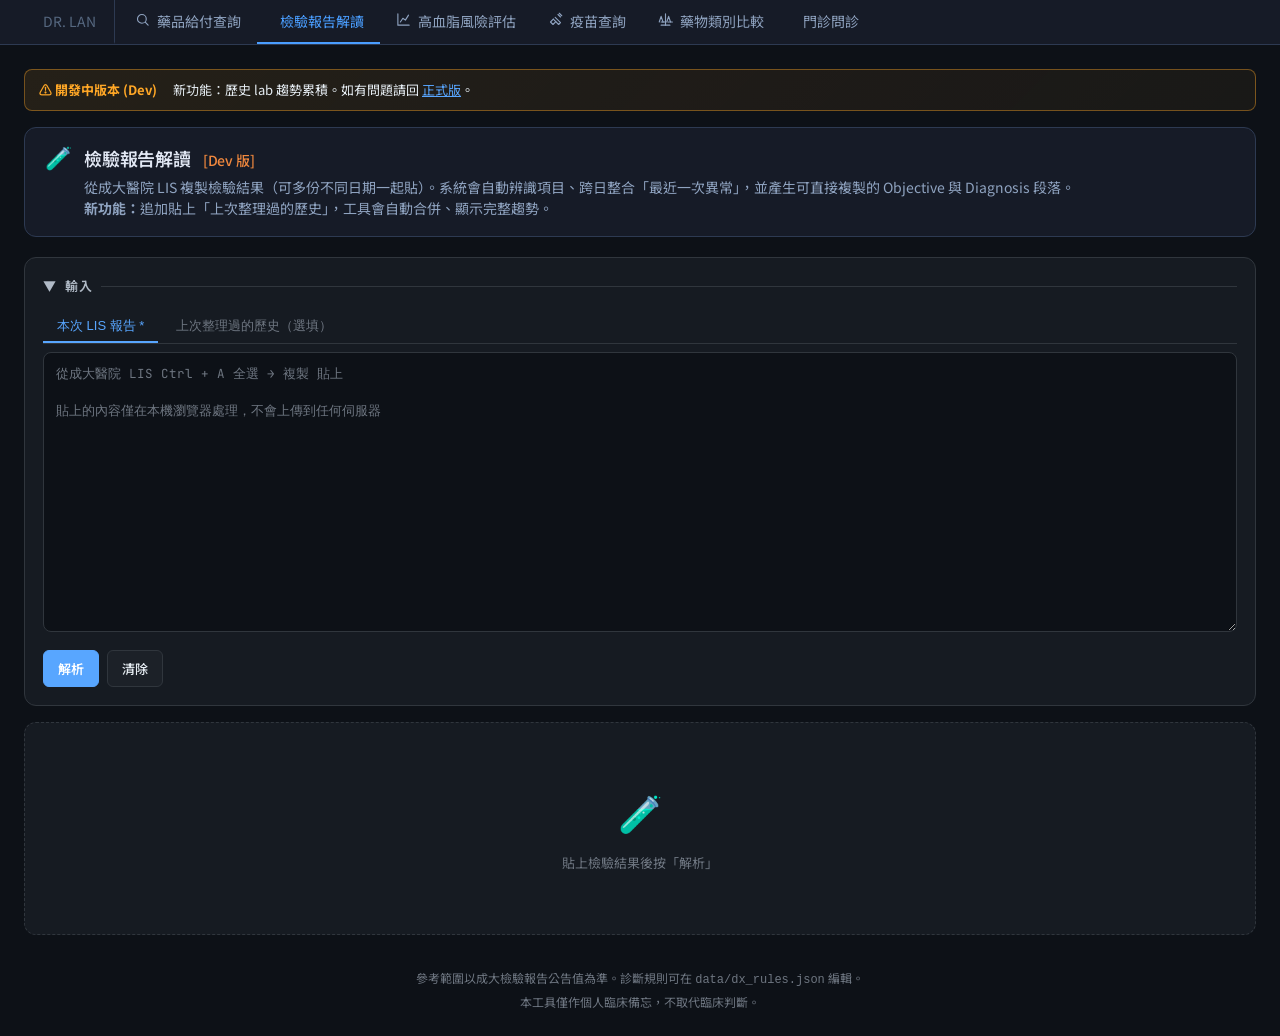
<file: lab2.html>
<!DOCTYPE html>
<html lang="zh-TW">
<head>
<meta charset="UTF-8">
<meta name="viewport" content="width=device-width, initial-scale=1.0">
<title>檢驗報告解讀 (Dev) · DR. LAN's Toolbox</title>

<meta name="description" content="貼上成大 LIS 檢驗報告，自動標示異常值並產生 Objective 與 Diagnosis 段落，便於病歷複製。">
<meta name="keywords" content="LIS,檢驗報告,異常值,Objective,Diagnosis,SOAP,病歷,生化,CBC,肝功能,UTI,血脂">
<meta name="author" content="DR. LAN">
<meta name="robots" content="index, follow">
<link rel="canonical" href="https://fmdrlan.github.io/lab.html">

<link rel="icon" type="image/png" sizes="32x32" href="assets/favicon-32.png">
<link rel="icon" type="image/png" sizes="16x16" href="assets/favicon-16.png">
<link rel="apple-touch-icon" sizes="180x180" href="assets/apple-touch-icon.png">
<link rel="shortcut icon" href="assets/favicon.ico">

<link rel="stylesheet" href="assets/shared.css">
<script src="assets/icons.js"></script>

<style>
  @import url('https://fonts.googleapis.com/css2?family=Noto+Sans+TC:wght@300;400;500;700&family=JetBrains+Mono:wght@400;600&display=swap');

  :root {
    --bg-base: #0d1117;
    --bg-surface: #161b22;
    --bg-elevated: #1c2128;
    --bg-hover: #222832;
    --border: #30363d;
    --border-subtle: #21262d;
    --text-primary: #e6edf3;
    --text-secondary: #b0bac6;
    --text-muted: #6e7681;
    --text-dim: #4a5568;
    --accent-blue: #58a6ff;
    --accent-cyan: #39d3f2;
    --accent-green: #3fb950;
    --accent-yellow: #d29922;
    --accent-orange: #f0883e;
    --accent-red: #f85149;
    --accent-purple: #bc8cff;
    --radius: 8px;
    --radius-lg: 12px;
  }

  * { box-sizing: border-box; margin: 0; padding: 0; }

  body {
    font-family: 'Noto Sans TC', sans-serif;
    background: var(--bg-base);
    color: var(--text-primary);
    min-height: 100vh;
    font-size: 16px;
    line-height: 1.6;
  }

  /* tabs-bar 樣式由 assets/shared.css 提供 */

  .container { max-width: 1500px; margin: 0 auto; padding: 24px; }

  /* Page intro */
  /* page-intro 樣式由 assets/shared.css 提供 */
  .dev-banner {
    background: linear-gradient(135deg, rgba(255,167,38,0.10), rgba(255,167,38,0.05));
    border: 1px solid rgba(255,167,38,0.40);
    border-radius: var(--radius);
    padding: 10px 14px;
    margin-bottom: 16px;
    color: var(--text-primary);
    font-size: 13px;
    line-height: 1.5;
  }
  .dev-banner strong { color: #ffa726; }
  .dev-banner a { color: var(--accent-blue, #4a9eff); }

  /* 疾病區塊（DM / Lipid / Thyroid） */
  .disease-blocks-wrap {
    display: grid;
    grid-template-columns: repeat(auto-fit, minmax(280px, 1fr));
    gap: 10px;
    margin-bottom: 16px;
  }
  .disease-block {
    background: var(--bg-base);
    border: 1px solid var(--border);
    border-radius: var(--radius);
    padding: 12px 14px;
  }
  .disease-block-header {
    display: flex;
    align-items: center;
    gap: 6px;
    margin-bottom: 10px;
    padding-bottom: 8px;
    border-bottom: 1px solid var(--border);
  }
  .disease-block-icon { font-size: 18px; }
  .disease-block-label {
    font-size: 13px;
    font-weight: 600;
    color: var(--text-primary);
    letter-spacing: 0.02em;
  }
  /* Primary 主指標 */
  .db-primary-row {
    display: flex;
    align-items: baseline;
    gap: 8px;
    margin-bottom: 4px;
  }
  .db-primary-name {
    font-size: 13px;
    color: var(--text-muted);
    min-width: 60px;
  }
  .db-primary-val {
    font-family: 'JetBrains Mono', monospace;
    font-size: 18px;
    font-weight: 600;
    color: var(--text-primary);
  }
  .db-primary-val.high { color: var(--accent-red, #ef5350); }
  .db-primary-val.low { color: var(--accent-orange, #ffa726); }
  /* Timeline */
  .db-timeline {
    margin: 6px 0 10px;
    padding-left: 12px;
    border-left: 2px solid rgba(74,158,255,0.20);
    font-family: 'JetBrains Mono', monospace;
    font-size: 11.5px;
    color: var(--text-muted);
    line-height: 1.6;
  }
  .db-timeline-arrow {
    color: var(--accent-blue, #4a9eff);
    font-size: 14px;
    margin-right: 4px;
  }
  .db-timeline-row {
    display: flex;
    gap: 6px;
    align-items: baseline;
  }
  .db-timeline-date { color: var(--text-light, #566880); min-width: 64px; }
  .db-timeline-value { color: var(--text-primary); }
  .db-current-mark {
    color: var(--accent-blue);
    font-weight: 500;
    margin-left: 4px;
  }
  /* 副 lab */
  .disease-block-secondary {
    margin-top: 8px;
    padding-top: 8px;
    border-top: 1px dashed var(--border);
    font-size: 12px;
    line-height: 1.7;
  }
  .db-sec-item {
    display: inline-flex;
    align-items: baseline;
    gap: 4px;
  }
  .db-sec-name { color: var(--text-muted); }
  .db-sec-val { font-family: 'JetBrains Mono', monospace; }
  .db-sec-val.high { color: var(--accent-red, #ef5350); }
  .db-sec-val.low { color: var(--accent-orange, #ffa726); }
  .db-sec-sep { color: var(--text-light, #566880); margin: 0 2px; }

  /* 輸入區雙 tab */
  .input-tabs {
    display: flex;
    gap: 4px;
    margin-bottom: 8px;
    border-bottom: 1px solid var(--border);
  }
  .input-tab {
    padding: 6px 14px;
    background: transparent;
    border: none;
    color: var(--text-muted);
    cursor: pointer;
    font-size: 13px;
    font-weight: 500;
    border-bottom: 2px solid transparent;
    transition: all 0.15s;
  }
  .input-tab:hover { color: var(--text-primary); }
  .input-tab.active {
    color: var(--accent-blue, #4a9eff);
    border-bottom-color: var(--accent-blue, #4a9eff);
  }

  /* Layout */
  .work-stack {
    display: flex;
    flex-direction: column;
    gap: 16px;
  }

  .result-grid {
    display: grid;
    grid-template-columns: minmax(0, 1fr) minmax(0, 1fr);
    gap: 16px;
  }
  @media (max-width: 1100px) {
    .result-grid { grid-template-columns: 1fr; }
    .container { padding: 12px; }
  }

  /* 輸入區可收合 */
  .input-panel-title {
    cursor: pointer;
    user-select: none;
    margin-bottom: 0;
  }
  .input-panel.collapsed .input-panel-title {
    margin-bottom: 0;
  }
  .input-panel.collapsed #inputBody {
    display: none;
  }
  .input-panel.collapsed {
    padding-top: 14px;
    padding-bottom: 14px;
  }
  .input-summary {
    margin-left: 10px;
    color: var(--text-muted);
    font-size: 12px;
    font-weight: 400;
    text-transform: none;
    letter-spacing: 0;
  }
  .input-panel #inputBody {
    margin-top: 14px;
  }

  /* 空狀態 */
  .empty-state {
    background: var(--bg-surface);
    border: 1px dashed var(--border);
    border-radius: var(--radius-lg);
    padding: 60px 20px;
    text-align: center;
    color: var(--text-muted);
    font-size: 13px;
  }
  .empty-state .big {
    font-size: 36px;
    margin-bottom: 12px;
  }

  /* 警示橫條 */
  .warning-banner {
    background: rgba(212, 168, 67, 0.06);
    border: 1px solid rgba(212, 168, 67, 0.30);
    border-radius: var(--radius-lg);
    padding: 12px 16px;
    font-size: 12.5px;
    color: var(--text-muted);
    line-height: 1.6;
    display: flex;
    flex-wrap: wrap;
    align-items: baseline;
    gap: 8px;
  }
  .warning-banner-warn {
    color: var(--yellow, #d4a843);
    font-weight: 500;
    margin-right: 6px;
  }
  .warning-banner-group {
    display: inline;
  }
  .warning-banner-label {
    color: var(--text-primary);
    font-size: 12px;
    font-weight: 500;
    margin-right: 4px;
  }
  .warning-banner-chip {
    color: var(--yellow, #d4a843);
    font-family: 'JetBrains Mono', monospace;
    font-size: 12px;
  }
  .warning-banner-chip.unknown {
    color: var(--text-muted);
    cursor: help;
  }
  .warning-banner-sep {
    color: var(--text-light, #566880);
    margin: 0 4px;
  }
  .warning-banner-group-sep {
    display: inline-block;
    margin: 0 8px;
    color: var(--border);
  }

  .panel {
    background: var(--bg-surface);
    border: 1px solid var(--border);
    border-radius: var(--radius-lg);
    padding: 18px;
  }
  .panel-title {
    font-size: 13px;
    font-weight: 600;
    color: var(--text-secondary);
    text-transform: uppercase;
    letter-spacing: 0.08em;
    margin-bottom: 14px;
    display: flex; align-items: center; gap: 8px;
  }
  .panel-title::after {
    content: ''; flex: 1; height: 1px; background: var(--border);
  }
  .panel-title-inner {
    display: flex; align-items: center; gap: 8px;
  }

  /* Patient mini-context */
  .ctx-row {
    display: flex; gap: 12px; flex-wrap: wrap;
    margin-bottom: 14px; padding-bottom: 14px;
    border-bottom: 1px dashed var(--border-subtle);
  }
  .ctx-field { display: flex; align-items: center; gap: 6px; font-size: 13px; }
  .ctx-field label { color: var(--text-secondary); font-weight: 500; }
  .ctx-field input[type="number"] {
    width: 64px; padding: 4px 8px;
    background: var(--bg-elevated);
    border: 1px solid var(--border);
    border-radius: 6px;
    color: var(--text-primary);
    font-family: 'JetBrains Mono', monospace;
    font-size: 13px;
  }
  .ctx-field .radio-mini { display: inline-flex; gap: 4px; }
  .ctx-field .radio-mini label {
    padding: 3px 10px;
    background: var(--bg-elevated);
    border: 1px solid var(--border);
    border-radius: 5px;
    cursor: pointer;
    font-size: 13px;
    transition: all 0.15s;
  }
  .ctx-field .radio-mini input { display: none; }
  .ctx-field .radio-mini input:checked + label {
    background: rgba(88,166,255,0.15);
    color: var(--accent-blue);
    border-color: rgba(88,166,255,0.4);
  }

  /* Textarea */
  textarea.lab-input {
    width: 100%;
    min-height: 280px;
    background: var(--bg-base);
    border: 1px solid var(--border);
    border-radius: var(--radius);
    color: var(--text-primary);
    font-family: 'JetBrains Mono', monospace;
    font-size: 12.5px;
    line-height: 1.5;
    padding: 12px;
    resize: vertical;
  }
  textarea.lab-input:focus {
    outline: none;
    border-color: var(--accent-blue);
  }
  textarea.lab-input::placeholder { color: var(--text-muted); }

  /* Buttons */
  .btn-row { display: flex; gap: 8px; flex-wrap: wrap; margin-top: 12px; }
  .btn {
    padding: 8px 14px;
    border-radius: 6px;
    border: 1px solid var(--border);
    background: var(--bg-elevated);
    color: var(--text-primary);
    font-size: 13px;
    font-weight: 500;
    cursor: pointer;
    font-family: inherit;
    transition: all 0.15s;
    display: inline-flex; align-items: center; gap: 6px;
  }
  .btn:hover { background: var(--bg-hover); border-color: var(--text-muted); }
  .btn.primary {
    background: var(--accent-blue);
    color: #fff;
    border-color: var(--accent-blue);
    font-weight: 600;
  }
  .btn.primary:hover {
    background: #4090e0;
    border-color: #4090e0;
  }
  .btn.ghost { background: transparent; }
  .btn.small { font-size: 12px; padding: 4px 10px; }

  /* 區段複製按鈕列 */
  .section-copy-bar {
    display: flex;
    justify-content: flex-end;
    gap: 6px;
    margin-bottom: 10px;
  }

  /* ── Output ── */
  .result-empty {
    color: var(--text-muted);
    font-size: 14px;
    padding: 60px 20px;
    text-align: center;
  }
  .result-empty .big { font-size: 36px; opacity: 0.4; margin-bottom: 12px; }

  .output-section {
    margin-bottom: 24px;
  }
  .output-section:last-child { margin-bottom: 0; }

  .section-header {
    display: flex;
    align-items: center;
    justify-content: space-between;
    margin-bottom: 12px;
  }
  .section-header h3 {
    font-size: 14px;
    font-weight: 600;
    color: var(--text-primary);
    display: flex; align-items: center; gap: 8px;
    text-transform: uppercase;
    letter-spacing: 0.06em;
  }
  .section-header h3 .badge-count {
    font-family: 'JetBrains Mono', monospace;
    font-size: 11px;
    padding: 1px 7px;
    background: var(--bg-elevated);
    border: 1px solid var(--border);
    border-radius: 10px;
    color: var(--text-secondary);
    font-weight: 600;
  }

  /* Free-text 報告診斷列（接在 objective 數值表下方、無自己的滾輪） */
  .ft-list-divider {
    margin: 12px 0 8px;
    border-top: 1px dashed var(--border);
  }
  .ft-row {
    display: grid;
    grid-template-columns: 70px 90px 1fr;
    gap: 10px;
    align-items: baseline;
    padding: 3px 0;
  }
  .ft-row .ft-date {
    color: var(--text-muted);
    font-family: 'JetBrains Mono', monospace;
    font-size: 12px;
  }
  .ft-row .ft-source {
    color: var(--accent-blue);
    font-family: 'JetBrains Mono', monospace;
    font-size: 11.5px;
    font-weight: 500;
  }
  .ft-row .ft-text { color: var(--text-primary); }
  @media (max-width: 700px) {
    .ft-row { grid-template-columns: 60px 70px 1fr; font-size: 12px; }
  }

  /* Objective: clean ASCII-style table */
  .objective-box {
    background: var(--bg-base);
    border: 1px solid var(--border);
    border-radius: var(--radius);
    padding: 12px 14px;
    font-size: 13px;
    line-height: 1.7;
  }
  .objective-box .obj-group-date,
  .objective-box .value,
  .objective-box .meta {
    font-family: 'JetBrains Mono', monospace;
  }
  .obj-row {
    display: grid;
    grid-template-columns: 92px 130px 1fr 42px minmax(0, 1.4fr);
    gap: 10px;
    align-items: baseline;
    padding: 2px 0;
  }
  /* 分組後的 obj-row：移除日期欄位 */
  .obj-row.grouped {
    grid-template-columns: 130px 1fr 42px minmax(0, 1.4fr);
    padding: 2px 0 2px 12px;
  }

  /* Objective 分組 */
  .obj-group {
    margin-bottom: 10px;
  }
  .obj-group:last-child { margin-bottom: 0; }
  .obj-group-header {
    display: flex;
    align-items: baseline;
    gap: 10px;
    padding: 4px 0 6px;
    margin-bottom: 2px;
    border-bottom: 1px solid var(--border);
    margin-bottom: 4px;
  }
  .obj-group-date {
    color: var(--text-primary);
    font-family: 'JetBrains Mono', monospace;
    font-size: 12.5px;
    font-weight: 600;
  }
  .obj-group-type {
    color: var(--accent, #4a9eff);
    font-family: 'JetBrains Mono', monospace;
    font-size: 11.5px;
    background: rgba(74,158,255,0.10);
    border: 1px solid rgba(74,158,255,0.30);
    padding: 1px 7px;
    border-radius: 8px;
  }

  /* Free-text 分組 */
  .ft-group {
    margin-bottom: 10px;
  }
  .objective-box .ft-group:first-of-type {
    margin-top: 14px;
    padding-top: 12px;
    border-top: 1px dashed var(--border);
  }
  .ft-group:last-child { margin-bottom: 0; }
  .ft-group-header {
    display: flex;
    align-items: baseline;
    gap: 10px;
    padding: 4px 0 4px;
    margin-bottom: 2px;
  }
  .ft-group-date {
    color: var(--text-primary);
    font-family: 'JetBrains Mono', monospace;
    font-size: 12.5px;
    font-weight: 600;
  }
  .ft-group-short {
    color: var(--accent, #4a9eff);
    font-family: 'JetBrains Mono', monospace;
    font-size: 11.5px;
    background: rgba(74,158,255,0.10);
    border: 1px solid rgba(74,158,255,0.30);
    padding: 1px 7px;
    border-radius: 8px;
  }
  .ft-row.grouped {
    display: block;
    padding: 2px 0 2px 14px;
    color: var(--text-primary);
    font-size: 13px;
  }
  .ft-row.grouped .ft-text {
    color: var(--text-primary);
  }
  .obj-row .date {
    color: var(--text-muted);
    font-family: 'JetBrains Mono', monospace;
    font-size: 12px;
  }
  .obj-row .name { color: var(--text-primary); font-weight: 500; }
  .obj-row .value { text-align: right; font-weight: 600; }
  .obj-row .value.high { color: var(--accent-red); }
  .obj-row .value.low  { color: var(--accent-yellow); }
  .obj-row .value.crit { background: rgba(248,81,73,0.25); padding: 0 4px; border-radius: 3px; color: #fff; }
  .obj-row .flag {
    text-align: center;
    font-weight: 700;
    font-size: 11px;
    padding: 1px 0;
    border-radius: 3px;
  }
  .obj-row .flag.h    { background: rgba(248,81,73,0.15); color: var(--accent-red); }
  .obj-row .flag.l    { background: rgba(210,153,34,0.15); color: var(--accent-yellow); }
  .obj-row .flag.hh   { background: var(--accent-red); color: #fff; }
  .obj-row .flag.ll   { background: var(--accent-yellow); color: var(--bg-base); }
  .obj-row .meta {
    color: var(--text-muted);
    font-size: 11px;
  }
  .obj-row .meta .past {
    color: var(--accent-orange);
  }
  .obj-row .meta .trend {
    color: var(--accent-blue, #4a9eff);
    font-family: 'JetBrains Mono', monospace;
    font-size: 11px;
  }

  /* 異常但未自動診斷 chips */
  .unassigned-note {
    font-size: 12px;
    color: var(--text-muted);
    margin-bottom: 8px;
    line-height: 1.5;
  }
  .unassigned-sublabel {
    font-size: 11.5px;
    color: var(--text-muted);
    margin-bottom: 6px;
    font-weight: 500;
  }
  .unassigned-list {
    display: flex;
    flex-wrap: wrap;
    gap: 6px;
  }
  .unassigned-chip {
    display: inline-block;
    padding: 4px 10px;
    background: rgba(212, 168, 67, 0.10);
    border: 1px solid rgba(212, 168, 67, 0.35);
    border-radius: 12px;
    font-size: 12.5px;
    font-family: 'JetBrains Mono', monospace;
    color: var(--yellow, #d4a843);
  }
  .unassigned-chip.unknown {
    background: rgba(128, 128, 128, 0.10);
    border-color: rgba(128, 128, 128, 0.35);
    color: var(--text-muted);
    cursor: help;
  }

  /* inline 版（在 Diagnosis 區底部） */
  .ua-inline {
    margin-top: 12px;
    padding-top: 10px;
    border-top: 1px dashed var(--border);
    font-size: 12.5px;
    color: var(--text-muted);
    line-height: 1.7;
    display: flex;
    flex-wrap: wrap;
    align-items: baseline;
    gap: 6px;
  }
  .ua-inline-warn {
    color: var(--yellow, #d4a843);
    font-weight: 500;
    margin-right: 6px;
  }
  .ua-inline-group {
    display: inline;
  }
  .ua-inline-label {
    color: var(--text-light, #566880);
    font-size: 11px;
    margin-right: 4px;
  }
  .ua-inline-chip {
    color: var(--yellow, #d4a843);
    font-family: 'JetBrains Mono', monospace;
    font-size: 12px;
  }
  .ua-inline-chip.unknown {
    color: var(--text-muted);
    cursor: help;
  }
  .ua-sep {
    color: var(--text-light, #566880);
    margin: 0 4px;
  }
  .ua-group-sep {
    display: inline-block;
    margin: 0 8px;
    color: var(--border);
  }

  /* Diagnosis: 2-column with left-copyable, right-evidence */
  .dx-table {
    background: var(--bg-base);
    border: 1px solid var(--border);
    border-radius: var(--radius);
    overflow: hidden;
  }
  .dx-row {
    display: grid;
    grid-template-columns: minmax(0, 1fr) minmax(0, 1.2fr);
    gap: 0;
    border-bottom: 1px solid var(--border-subtle);
  }
  .dx-row:last-child { border-bottom: none; }
  .dx-row .dx-left {
    padding: 12px 14px;
    font-size: 14px;
    color: var(--text-primary);
    background: var(--bg-base);
    display: flex;
    gap: 6px;
    align-items: baseline;
  }
  .dx-row .dx-left .num {
    font-family: 'JetBrains Mono', monospace;
    font-weight: 600;
    color: var(--text-secondary);
    flex-shrink: 0;
  }
  .dx-row .dx-left .dx-tag {
    color: var(--text-muted);
    font-size: 12px;
    font-family: 'JetBrains Mono', monospace;
    font-weight: 400;
    margin-left: 2px;
  }
  .dx-row .dx-left .icd-tag {
    color: var(--accent);
    font-size: 11px;
    font-family: 'JetBrains Mono', monospace;
    font-weight: 500;
    background: rgba(74,158,255,0.10);
    border: 1px solid rgba(74,158,255,0.30);
    padding: 1px 7px;
    border-radius: 8px;
    margin-left: 6px;
    cursor: help;
    user-select: all;
  }
  /* 同 ICD 合併診斷的歷史 [日期 + severity] chips */
  .dx-row .dx-left .occ-chips {
    display: inline-flex;
    flex-wrap: wrap;
    gap: 4px;
    margin-left: 6px;
    vertical-align: middle;
  }
  .dx-row .dx-left .occ-chip {
    font-size: 10.5px;
    font-family: 'JetBrains Mono', monospace;
    color: var(--text-muted);
    background: rgba(255,255,255,0.04);
    border: 1px solid rgba(255,255,255,0.10);
    padding: 1px 6px;
    border-radius: 8px;
    white-space: nowrap;
  }
  .dx-row .dx-right {
    padding: 12px 14px;
    font-family: 'JetBrains Mono', monospace;
    font-size: 12px;
    color: var(--text-muted);
    background: rgba(255,255,255,0.015);
    border-left: 1px dashed var(--border-subtle);
    line-height: 1.6;
  }
  .dx-row .dx-right .evidence-row { display: block; }
  .dx-row .dx-right .ev-item { color: var(--text-secondary); }
  .dx-row .dx-right .ev-source { color: var(--text-secondary); font-family: 'Noto Sans TC', sans-serif; font-size: 12px; }
  .dx-row .dx-right .ev-value { color: var(--accent-red); font-weight: 600; }
  .dx-row .dx-right .ev-value.low { color: var(--accent-yellow); }
  .dx-row .dx-right .ev-date { color: var(--text-dim); margin-right: 6px; font-family: 'JetBrains Mono', monospace; font-size: 11.5px; }
  .dx-row .dx-right .past-prefix {
    color: var(--accent-orange);
    font-size: 11px;
    margin-right: 4px;
  }

  @media (max-width: 700px) {
    .dx-row { grid-template-columns: 1fr; }
    .dx-row .dx-right {
      border-left: none;
      border-top: 1px dashed var(--border-subtle);
      padding-top: 8px;
    }
    .obj-row { grid-template-columns: 82px 100px 1fr 36px; font-size: 12px; }
    .obj-row .meta { grid-column: 1 / -1; padding-left: 92px; }
  }

  .dx-right-label {
    display: inline-block;
    font-size: 10px;
    text-transform: uppercase;
    letter-spacing: 0.08em;
    color: var(--text-dim);
    margin-bottom: 4px;
    font-weight: 600;
    font-family: 'Noto Sans TC', sans-serif;
  }

  /* Pending reports notice */
  /* Cross-tool 跳轉動作區 */
  .next-action-box {
    background: linear-gradient(135deg, rgba(74,158,255,0.06), rgba(74,158,255,0.02));
    border: 1px solid rgba(74,158,255,0.3);
    border-radius: var(--radius);
    padding: 14px 18px;
    margin-top: 18px;
  }
  .next-action-title {
    font-size: 10px;
    letter-spacing: 0.15em;
    text-transform: uppercase;
    color: var(--accent-blue);
    font-family: 'JetBrains Mono', monospace;
    margin-bottom: 8px;
  }
  .next-action-row {
    display: flex;
    align-items: center;
    gap: 14px;
    justify-content: space-between;
    flex-wrap: wrap;
  }
  .next-action-info .primary {
    font-size: 14px;
    color: var(--text-primary);
    margin-bottom: 4px;
  }
  .next-action-info .secondary {
    font-size: 11.5px;
    color: var(--text-muted);
    font-family: 'JetBrains Mono', monospace;
  }
  .next-action-row .btn {
    text-decoration: none;
    flex-shrink: 0;
  }

  .pending-box {
    margin-top: 12px;
    padding: 10px 14px;
    background: rgba(240,136,62,0.06);
    border: 1px solid rgba(240,136,62,0.25);
    border-radius: var(--radius);
    font-size: 12.5px;
  }
  .pending-box .title {
    font-weight: 600;
    color: var(--accent-orange);
    margin-bottom: 6px;
    display: flex; align-items: center; gap: 6px;
  }
  .pending-box ul {
    list-style: none;
    color: var(--text-secondary);
  }
  .pending-box li {
    padding: 2px 0;
    font-family: 'JetBrains Mono', monospace;
    font-size: 12px;
  }
  .pending-box li .type { color: var(--text-muted); }

  /* Patient context box */
  .pt-context {
    display: flex;
    flex-wrap: wrap;
    gap: 14px 22px;
    padding: 10px 14px;
    margin-bottom: 16px;
    background: rgba(88,166,255,0.05);
    border: 1px solid rgba(88,166,255,0.2);
    border-radius: var(--radius);
    font-size: 13px;
  }
  .pt-field { display: inline-flex; gap: 5px; align-items: baseline; }
  .pt-label {
    color: var(--text-muted);
    font-size: 11px;
    text-transform: uppercase;
    letter-spacing: 0.05em;
    font-weight: 600;
  }
  .pt-val { color: var(--text-primary); font-weight: 500; }
  .pt-val.mono { font-family: 'JetBrains Mono', monospace; font-size: 12.5px; }

  /* Toast */
  .toast {
    position: fixed;
    bottom: 24px;
    left: 50%;
    transform: translateX(-50%) translateY(20px);
    background: var(--bg-elevated);
    border: 1px solid var(--accent-green);
    color: var(--accent-green);
    padding: 10px 18px;
    border-radius: var(--radius);
    font-size: 13px;
    opacity: 0;
    transition: all 0.25s;
    pointer-events: none;
    z-index: 100;
  }
  .toast.show {
    opacity: 1;
    transform: translateX(-50%) translateY(0);
  }

  /* Status pill */
  .status-pill {
    display: inline-block;
    font-family: 'JetBrains Mono', monospace;
    font-size: 11px;
    padding: 2px 8px;
    border-radius: 10px;
    background: var(--bg-elevated);
    color: var(--text-secondary);
    border: 1px solid var(--border);
  }
  .status-pill.ok { color: var(--accent-green); border-color: rgba(63,185,80,0.4); background: rgba(63,185,80,0.08); }
</style>
</head>
<body>

<nav class="tabs-bar" aria-label="主選單">
  <a class="tab-link tab-home" href="index.html"><span class="ti" data-icon="home"></span>DR. LAN</a>
  <a class="tab-link" href="drugs.html"><span class="ti" data-icon="search"></span>藥品給付查詢</a>
  <a class="tab-link active" href="lab.html"><span class="ti" data-icon="flask"></span>檢驗報告解讀</a>
  <a class="tab-link" href="lipid.html"><span class="ti" data-icon="chart"></span>高血脂風險評估</a>
  <a class="tab-link" href="vaccine.html"><span class="ti" data-icon="syringe"></span>疫苗查詢</a>
  <a class="tab-link" href="compare.html"><span class="ti" data-icon="scale"></span>藥物類別比較</a>
  <a class="tab-link" href="obesity.html"><span class="ti" data-icon="weight"></span>門診問診</a>
</nav>

<main class="container">

  <div class="dev-banner">
    <strong>⚠ 開發中版本 (Dev)</strong>
    　新功能：歷史 lab 趨勢累積。如有問題請回 <a href="lab.html">正式版</a>。
  </div>

  <div class="page-intro">
    <span class="icon">🧪</span>
    <div>
      <h2>檢驗報告解讀 <span style="color:var(--accent-orange,#ffa726);font-size:14px;font-weight:500;margin-left:8px">[Dev 版]</span></h2>
      <p>從成大醫院 LIS 複製檢驗結果（可多份不同日期一起貼）。系統會自動辨識項目、跨日整合「最近一次異常」，並產生可直接複製的 Objective 與 Diagnosis 段落。<br>
      <strong>新功能：</strong>追加貼上「上次整理過的歷史」，工具會自動合併、顯示完整趨勢。</p>
    </div>
  </div>

  <div class="work-stack">

    <!-- ── 輸入區（可收合） ── -->
    <section class="panel input-panel" id="inputPanel">
      <div class="panel-title input-panel-title" id="inputPanelTitle">
        <span class="panel-title-inner">
          <span id="inputCollapseIcon">▼</span> 輸入
          <span id="inputSummary" class="input-summary" style="display:none"></span>
        </span>
      </div>

      <div id="inputBody">
        <div class="input-tabs">
          <button class="input-tab active" data-tab="new">本次 LIS 報告 *</button>
          <button class="input-tab" data-tab="history">上次整理過的歷史（選填）</button>
        </div>

        <div class="input-tab-panel" data-panel="new">
          <textarea
            class="lab-input"
            id="labInput"
            spellcheck="false"
            autocomplete="off"
            placeholder="從成大醫院 LIS Ctrl + A 全選 → 複製 貼上&#10;&#10;貼上的內容僅在本機瀏覽器處理，不會上傳到任何伺服器"
          ></textarea>
        </div>

        <div class="input-tab-panel" data-panel="history" style="display:none">
          <textarea
            class="lab-input"
            id="historyInput"
            spellcheck="false"
            autocomplete="off"
            placeholder="貼上「上次整理過」的 Objective 段落（從病歷複製過來），格式如：&#10;&#10;HbA1c: 2024/06 9.2 (H) → 2024/09 8.1 (H)&#10;LDL-C: 2024/06 158 (H) → 2024/09 128 (H)&#10;&#10;留空 = 只看這次的報告"
          ></textarea>
        </div>

        <div class="btn-row">
          <button class="btn primary" id="parseBtn">解析</button>
          <button class="btn" id="clearBtn">清除</button>
        </div>
      </div>
    </section>

    <!-- ── 病人資訊（解析後顯示） ── -->
    <div id="patientInfo" style="display:none"></div>

    <!-- ── 上方警示橫條（異常但未自動診斷） ── -->
    <div id="warningBanner" style="display:none"></div>

    <!-- ── 疾病區塊：DM / Lipid / Thyroid（如果有對應 lab 才顯示） ── -->
    <div id="diseaseBlocks" style="display:none"></div>

    <!-- ── 結果區：Obj 左 / Dx 右 ── -->
    <div class="result-grid" id="resultGrid" style="display:none">
      <section class="panel">
        <div class="panel-title">
          <span class="panel-title-inner">Objective</span>
        </div>
        <div id="objArea"></div>
      </section>

      <section class="panel">
        <div class="panel-title">
          <span class="panel-title-inner">Diagnosis</span>
        </div>
        <div id="dxArea"></div>
      </section>
    </div>

    <!-- ── 空狀態（首次未解析） ── -->
    <div id="emptyState" class="empty-state">
      <div class="big">🧪</div>
      貼上檢驗結果後按「解析」
    </div>

  </div>

  <div style="margin-top:32px; font-size:12px; color:var(--text-muted); text-align:center; line-height:1.8;">
    參考範圍以成大檢驗報告公告值為準。診斷規則可在 <code style="font-family:'JetBrains Mono',monospace'">data/dx_rules.json</code> 編輯。<br>
    本工具僅作個人臨床備忘，不取代臨床判斷。
  </div>

</main>

<div class="toast" id="toast">已複製到剪貼簿</div>

<!-- ─────────────────────────────────────────────────────────── -->
<!--                    Lab Dictionary (inline)                  -->
<!-- ─────────────────────────────────────────────────────────── -->
<script id="lab-dict-data" type="application/json">
{
  "_meta": {
    "version": "0.2",
    "note": "成大 LIS 項目對照表。每筆 ref 為 [下限, 上限]；性別分層用 ref_m / ref_f；direction='low_bad' 表上限不重要。",
    "updated": "2026-05-14"
  },
  "_groups": [
    {
      "id": "cbc",
      "label": "Complete Blood Count"
    },
    {
      "id": "diff",
      "label": "WBC Differential"
    },
    {
      "id": "lipid",
      "label": "Lipid Profile"
    },
    {
      "id": "lft",
      "label": "Liver Function"
    },
    {
      "id": "rft",
      "label": "Renal Function"
    },
    {
      "id": "lyte",
      "label": "Electrolytes"
    },
    {
      "id": "dm",
      "label": "Diabetes"
    },
    {
      "id": "thyroid",
      "label": "Thyroid"
    },
    {
      "id": "cardiac",
      "label": "Cardiac Markers"
    },
    {
      "id": "inflam",
      "label": "Inflammation"
    },
    {
      "id": "coag",
      "label": "Coagulation"
    },
    {
      "id": "urine",
      "label": "Urinalysis"
    },
    {
      "id": "stool",
      "label": "Stool"
    },
    {
      "id": "hepatitis",
      "label": "Hepatitis Serology"
    },
    {
      "id": "iron",
      "label": "Iron Studies"
    },
    {
      "id": "vit",
      "label": "Vitamins"
    },
    {
      "id": "endocrine",
      "label": "Endocrine"
    },
    {
      "id": "tumor",
      "label": "Tumor Markers"
    },
    {
      "id": "vascular",
      "label": "Vascular Studies"
    },
    {
      "id": "autoimm",
      "label": "Autoimmune Markers"
    },
    {
      "id": "protein",
      "label": "Plasma Proteins"
    },
    {
      "id": "u-protein",
      "label": "Urine Albumin/ACR"
    }
  ],
  "items": {
    "WBC": {
      "group": "cbc",
      "aliases": [
        "WBC",
        "White Blood Cell",
        "白血球"
      ],
      "unit": "10^3/uL",
      "ref": [
        3.9,
        10.6
      ]
    },
    "RBC": {
      "group": "cbc",
      "aliases": [
        "RBC",
        "Red Blood Cell",
        "紅血球"
      ],
      "unit": "10^6/uL",
      "ref_m": [
        4.5,
        5.9
      ],
      "ref_f": [
        4.0,
        5.2
      ]
    },
    "Hb": {
      "group": "cbc",
      "aliases": [
        "Hb",
        "HGB",
        "Hemoglobin",
        "血紅素"
      ],
      "unit": "g/dL",
      "ref_m": [
        13.5,
        17.5
      ],
      "ref_f": [
        12.0,
        16.0
      ],
      "crit_low": 7
    },
    "Hct": {
      "group": "cbc",
      "aliases": [
        "Hct",
        "HCT",
        "Hematocrit",
        "血容比"
      ],
      "unit": "%",
      "ref_m": [
        41,
        53
      ],
      "ref_f": [
        36,
        46
      ]
    },
    "MCV": {
      "group": "cbc",
      "aliases": [
        "MCV"
      ],
      "unit": "fL",
      "ref": [
        80,
        100
      ]
    },
    "MCH": {
      "group": "cbc",
      "aliases": [
        "MCH"
      ],
      "unit": "pg",
      "ref": [
        27,
        33
      ]
    },
    "MCHC": {
      "group": "cbc",
      "aliases": [
        "MCHC"
      ],
      "unit": "g/dL",
      "ref": [
        32,
        36
      ]
    },
    "RDW": {
      "group": "cbc",
      "aliases": [
        "RDW",
        "RDW-CV"
      ],
      "unit": "%",
      "ref": [
        11.5,
        14.5
      ]
    },
    "Platelet": {
      "group": "cbc",
      "aliases": [
        "Platelet",
        "PLT",
        "Plt",
        "血小板"
      ],
      "unit": "10^3/uL",
      "ref": [
        150,
        400
      ],
      "crit_low": 50,
      "crit_high": 1000
    },
    "MPV": {
      "group": "cbc",
      "aliases": [
        "MPV"
      ],
      "unit": "fL",
      "ref": [
        6.8,
        10.3
      ]
    },
    "MDW": {
      "group": "cbc",
      "aliases": [
        "MDW"
      ],
      "unit": "",
      "ref": [
        0,
        20
      ]
    },
    "Neut%": {
      "group": "diff",
      "aliases": [
        "Neutrophil",
        "Neut",
        "Seg",
        "嗜中性白血球",
        "Neut%",
        "NEUT%",
        "Seg%"
      ],
      "unit": "%",
      "ref": [
        40,
        74
      ]
    },
    "Lym%": {
      "group": "diff",
      "aliases": [
        "Lymphocyte",
        "Lym",
        "Lymph",
        "淋巴球",
        "Lym%",
        "LYM%"
      ],
      "unit": "%",
      "ref": [
        19,
        48
      ]
    },
    "Mono%": {
      "group": "diff",
      "aliases": [
        "Monocyte",
        "Mono",
        "單核球",
        "Mono%"
      ],
      "unit": "%",
      "ref": [
        3.4,
        9
      ]
    },
    "Eos%": {
      "group": "diff",
      "aliases": [
        "Eosinophil",
        "Eos",
        "嗜酸性",
        "Eos%"
      ],
      "unit": "%",
      "ref": [
        0,
        7
      ]
    },
    "Baso%": {
      "group": "diff",
      "aliases": [
        "Basophil",
        "Baso",
        "嗜鹼性",
        "Baso%"
      ],
      "unit": "%",
      "ref": [
        0,
        1.5
      ]
    },
    "ANC": {
      "group": "diff",
      "aliases": [
        "ANC",
        "Absolute Neutrophil Count"
      ],
      "unit": "10^3/uL",
      "ref": [
        1.8,
        7.7
      ],
      "crit_low": 0.5
    },
    "AST": {
      "group": "lft",
      "aliases": [
        "AST",
        "GOT",
        "SGOT",
        "AST(GOT)",
        "GOT(AST)"
      ],
      "unit": "U/L",
      "ref": [
        10,
        35
      ]
    },
    "ALT": {
      "group": "lft",
      "aliases": [
        "ALT",
        "GPT",
        "SGPT",
        "ALT(GPT)",
        "GPT(ALT)"
      ],
      "unit": "U/L",
      "ref": [
        0,
        35
      ]
    },
    "ALP": {
      "group": "lft",
      "aliases": [
        "ALP",
        "ALK-P",
        "Alkaline Phosphatase",
        "鹼性磷酸酶"
      ],
      "unit": "U/L",
      "ref": [
        35,
        129
      ]
    },
    "GGT": {
      "group": "lft",
      "aliases": [
        "GGT",
        "γ-GT",
        "gamma-GT",
        "r-GT",
        "rGT"
      ],
      "unit": "U/L",
      "ref_m": [
        10,
        71
      ],
      "ref_f": [
        6,
        42
      ]
    },
    "T-Bil": {
      "group": "lft",
      "aliases": [
        "T-Bil",
        "TBIL",
        "Total Bilirubin",
        "T.Bil",
        "TB",
        "T-BIL",
        "BIL-T"
      ],
      "unit": "mg/dL",
      "ref": [
        0.2,
        1.2
      ]
    },
    "D-Bil": {
      "group": "lft",
      "aliases": [
        "D-Bil",
        "DBIL",
        "Direct Bilirubin",
        "D.Bil",
        "D-BIL",
        "BIL-D"
      ],
      "unit": "mg/dL",
      "ref": [
        0,
        0.3
      ]
    },
    "Albumin": {
      "group": "lft",
      "aliases": [
        "Albumin",
        "ALB",
        "Alb",
        "白蛋白",
        "ALBUMIN"
      ],
      "unit": "g/dL",
      "ref": [
        3.5,
        5.2
      ]
    },
    "Globulin": {
      "group": "lft",
      "aliases": [
        "Globulin",
        "GLOB",
        "Glob",
        "球蛋白"
      ],
      "unit": "g/dL",
      "ref": [
        2.0,
        3.5
      ]
    },
    "T-Protein": {
      "group": "lft",
      "aliases": [
        "T-Protein",
        "TP",
        "Total Protein"
      ],
      "unit": "g/dL",
      "ref": [
        6.4,
        8.3
      ]
    },
    "LDH": {
      "group": "lft",
      "aliases": [
        "LDH",
        "LD",
        "Lactate dehydrogenase",
        "乳酸脫氫酶",
        "Lactate Dehydrogenase"
      ],
      "unit": "U/L",
      "ref": [
        120,
        250
      ]
    },
    "BUN": {
      "group": "rft",
      "aliases": [
        "BUN",
        "Blood Urea Nitrogen",
        "尿素氮"
      ],
      "unit": "mg/dL",
      "ref": [
        7,
        20
      ]
    },
    "Cr": {
      "group": "rft",
      "aliases": [
        "Cr",
        "CREA",
        "Creatinine",
        "肌酸酐"
      ],
      "unit": "mg/dL",
      "ref_m": [
        0.7,
        1.3
      ],
      "ref_f": [
        0.5,
        0.9
      ]
    },
    "eGFR": {
      "group": "rft",
      "aliases": [
        "eGFR",
        "GFR",
        "eGFR(CKD-EPI)",
        "eGFR-CKD-EPI",
        "CKD-EPI"
      ],
      "unit": "mL/min/1.73m²",
      "ref": [
        60,
        999
      ],
      "direction": "low_bad",
      "cap_value": true,
      "prefer_note": true
    },
    "UA": {
      "group": "rft",
      "aliases": [
        "UA",
        "URIC",
        "Uric Acid",
        "尿酸"
      ],
      "unit": "mg/dL",
      "ref_m": [
        2.4,
        5.7
      ],
      "ref_f": [
        2.4,
        5.7
      ]
    },
    "Na": {
      "group": "lyte",
      "aliases": [
        "Na",
        "Sodium",
        "鈉"
      ],
      "unit": "mmol/L",
      "ref": [
        136,
        145
      ],
      "crit_low": 120,
      "crit_high": 160
    },
    "K": {
      "group": "lyte",
      "aliases": [
        "K",
        "Potassium",
        "鉀"
      ],
      "unit": "mmol/L",
      "ref": [
        3.5,
        5.1
      ],
      "crit_low": 2.8,
      "crit_high": 6.2
    },
    "Cl": {
      "group": "lyte",
      "aliases": [
        "Cl",
        "Chloride",
        "氯"
      ],
      "unit": "mmol/L",
      "ref": [
        98,
        107
      ]
    },
    "Ca": {
      "group": "lyte",
      "aliases": [
        "Ca",
        "Calcium",
        "鈣"
      ],
      "unit": "mg/dL",
      "ref": [
        8.6,
        10.3
      ],
      "crit_low": 6.0,
      "crit_high": 13.0
    },
    "P": {
      "group": "lyte",
      "aliases": [
        "P",
        "PHOS",
        "Phosphate",
        "磷"
      ],
      "unit": "mg/dL",
      "ref": [
        2.5,
        4.5
      ]
    },
    "Mg": {
      "group": "lyte",
      "aliases": [
        "Mg",
        "Magnesium",
        "鎂"
      ],
      "unit": "mg/dL",
      "ref": [
        1.6,
        2.6
      ]
    },
    "GLU-AC": {
      "group": "dm",
      "aliases": [
        "GLU AC",
        "GLU, AC",
        "Glucose AC",
        "Glucose, AC",
        "FBS",
        "Fasting glucose",
        "AC sugar",
        "空腹血糖"
      ],
      "unit": "mg/dL",
      "ref": [
        60,
        99
      ]
    },
    "GLU-PC": {
      "group": "dm",
      "aliases": [
        "GLU PC",
        "GLU, PC",
        "Glucose PC",
        "Glucose, PC",
        "PC sugar",
        "Postprandial glucose",
        "微血管指血糖試驗(PC)",
        "微血管指血糖試驗",
        "指血糖(PC)"
      ],
      "unit": "mg/dL",
      "ref": [
        0,
        140
      ]
    },
    "GLU-random": {
      "group": "dm",
      "aliases": [
        "GLU random",
        "GLU, random",
        "Random glucose",
        "隨機血糖"
      ],
      "unit": "mg/dL",
      "ref": [
        0,
        140
      ]
    },
    "HbA1c": {
      "group": "dm",
      "aliases": [
        "HbA1c",
        "Hb A1c",
        "A1c",
        "HBA1C",
        "糖化血色素"
      ],
      "unit": "%",
      "ref": [
        4.0,
        5.6
      ]
    },
    "TC": {
      "group": "lipid",
      "aliases": [
        "TC",
        "CHOL",
        "T-CHO",
        "Cholesterol",
        "T-Chol",
        "Total Cholesterol",
        "總膽固醇"
      ],
      "unit": "mg/dL",
      "ref": [
        0,
        200
      ]
    },
    "TG": {
      "group": "lipid",
      "aliases": [
        "TG",
        "Triglyceride",
        "三酸甘油酯"
      ],
      "unit": "mg/dL",
      "ref": [
        0,
        150
      ]
    },
    "HDL-C": {
      "group": "lipid",
      "aliases": [
        "HDL-C",
        "HDL",
        "HDLC",
        "HDL Cholesterol",
        "高密度膽固醇"
      ],
      "unit": "mg/dL",
      "ref_m": [
        40,
        999
      ],
      "ref_f": [
        50,
        999
      ],
      "direction": "low_bad"
    },
    "LDL-C": {
      "group": "lipid",
      "aliases": [
        "LDL-C",
        "LDL",
        "LDLC",
        "LDL Cholesterol",
        "低密度膽固醇"
      ],
      "unit": "mg/dL",
      "ref": [
        0,
        100
      ]
    },
    "TSH": {
      "group": "thyroid",
      "aliases": [
        "TSH"
      ],
      "unit": "uIU/mL",
      "ref": [
        0.27,
        4.2
      ]
    },
    "Free T4": {
      "group": "thyroid",
      "aliases": [
        "Free T4",
        "FT4",
        "fT4",
        "Free-T4"
      ],
      "unit": "ng/dL",
      "ref": [
        0.93,
        1.7
      ]
    },
    "Free T3": {
      "group": "thyroid",
      "aliases": [
        "Free T3",
        "FT3",
        "fT3",
        "Free-T3"
      ],
      "unit": "pg/mL",
      "ref": [
        2.0,
        4.4
      ]
    },
    "T3": {
      "group": "thyroid",
      "aliases": [
        "T3",
        "Total T3"
      ],
      "unit": "ng/dL",
      "ref": [
        80,
        200
      ]
    },
    "T4": {
      "group": "thyroid",
      "aliases": [
        "T4",
        "Total T4"
      ],
      "unit": "ug/dL",
      "ref": [
        5.1,
        14.1
      ]
    },
    "Anti-TPO": {
      "group": "thyroid",
      "aliases": [
        "Anti-TPO",
        "TPO Ab",
        "Anti-microsomal Ab",
        "Microsomal Ab",
        "TPOAb"
      ],
      "unit": "IU/mL",
      "ref": [
        0,
        34
      ]
    },
    "CK": {
      "group": "cardiac",
      "aliases": [
        "CK",
        "Creatine Kinase",
        "CPK"
      ],
      "unit": "U/L",
      "ref_m": [
        38,
        174
      ],
      "ref_f": [
        26,
        140
      ]
    },
    "CK-MB": {
      "group": "cardiac",
      "aliases": [
        "CK-MB",
        "CKMB"
      ],
      "unit": "ng/mL",
      "ref": [
        0,
        4.94
      ]
    },
    "Troponin I": {
      "group": "cardiac",
      "aliases": [
        "Troponin I",
        "TnI",
        "cTnI"
      ],
      "unit": "ng/mL",
      "ref": [
        0,
        0.04
      ]
    },
    "Troponin T": {
      "group": "cardiac",
      "aliases": [
        "Troponin T",
        "TnT",
        "hs-TnT"
      ],
      "unit": "ng/L",
      "ref": [
        0,
        14
      ]
    },
    "BNP": {
      "group": "cardiac",
      "aliases": [
        "BNP"
      ],
      "unit": "pg/mL",
      "ref": [
        0,
        100
      ]
    },
    "NT-proBNP": {
      "group": "cardiac",
      "aliases": [
        "NT-proBNP",
        "NTproBNP"
      ],
      "unit": "pg/mL",
      "ref": [
        0,
        125
      ]
    },
    "CRP": {
      "group": "inflam",
      "aliases": [
        "CRP",
        "C-Reactive Protein",
        "C反應蛋白"
      ],
      "unit": "mg/L",
      "ref": [
        0,
        5
      ]
    },
    "hs-CRP": {
      "group": "inflam",
      "aliases": [
        "hs-CRP",
        "hsCRP",
        "High-sensitivity CRP"
      ],
      "unit": "mg/L",
      "ref": [
        0,
        3
      ]
    },
    "ESR": {
      "group": "inflam",
      "aliases": [
        "ESR"
      ],
      "unit": "mm/hr",
      "ref_m": [
        0,
        15
      ],
      "ref_f": [
        0,
        20
      ]
    },
    "Procalcitonin": {
      "group": "inflam",
      "aliases": [
        "Procalcitonin",
        "PCT"
      ],
      "unit": "ng/mL",
      "ref": [
        0,
        0.5
      ]
    },
    "PT": {
      "group": "coag",
      "aliases": [
        "PT",
        "Prothrombin Time"
      ],
      "unit": "sec",
      "ref": [
        9,
        12.5
      ]
    },
    "INR": {
      "group": "coag",
      "aliases": [
        "INR",
        "PT(INR)",
        "PT INR"
      ],
      "unit": "",
      "ref": [
        0.8,
        1.2
      ]
    },
    "aPTT": {
      "group": "coag",
      "aliases": [
        "aPTT",
        "APTT",
        "PTT"
      ],
      "unit": "sec",
      "ref": [
        23,
        35
      ]
    },
    "D-Dimer": {
      "group": "coag",
      "aliases": [
        "D-Dimer",
        "DDimer",
        "FDP"
      ],
      "unit": "ug/mL FEU",
      "ref": [
        0,
        0.5
      ]
    },
    "Fibrinogen": {
      "group": "coag",
      "aliases": [
        "Fibrinogen"
      ],
      "unit": "mg/dL",
      "ref": [
        200,
        400
      ]
    },
    "U-SG": {
      "group": "urine",
      "aliases": [
        "U-SG",
        "SG",
        "Specific Gravity",
        "比重"
      ],
      "unit": "",
      "ref": [
        1.003,
        1.035
      ]
    },
    "U-pH": {
      "group": "urine",
      "aliases": [
        "U-pH",
        "Urine pH",
        "尿液 pH",
        "pH"
      ],
      "unit": "",
      "ref": [
        5.0,
        8.0
      ]
    },
    "U-LEU": {
      "group": "urine",
      "aliases": [
        "LEU",
        "U-LEU",
        "Leukocyte Esterase",
        "白血球酯酶"
      ],
      "unit": "",
      "is_qual": true,
      "qual_neg": [
        "-",
        "Negative",
        "Neg",
        "Trace"
      ]
    },
    "U-NIT": {
      "group": "urine",
      "aliases": [
        "NIT",
        "U-NIT",
        "Nitrite",
        "亞硝酸鹽"
      ],
      "unit": "",
      "is_qual": true,
      "qual_neg": [
        "-",
        "Negative",
        "Neg"
      ]
    },
    "U-Protein": {
      "group": "urine",
      "aliases": [
        "PRO",
        "U-PRO",
        "U-Protein",
        "Urine Protein",
        "Protein",
        "尿蛋白"
      ],
      "unit": "",
      "is_qual": true,
      "qual_neg": [
        "-",
        "Negative",
        "Neg",
        "Trace"
      ]
    },
    "U-Glucose": {
      "group": "urine",
      "aliases": [
        "GLU",
        "U-GLU",
        "U-Glucose",
        "Urine Glucose",
        "尿糖"
      ],
      "unit": "",
      "is_qual": true,
      "qual_neg": [
        "-",
        "Negative",
        "Neg"
      ],
      "report_group_hint": "urine"
    },
    "U-Ketone": {
      "group": "urine",
      "aliases": [
        "KET",
        "U-KET",
        "U-Ketone",
        "Ketone",
        "Urine Ketone",
        "尿酮體"
      ],
      "unit": "",
      "is_qual": true,
      "qual_neg": [
        "-",
        "Negative",
        "Neg"
      ]
    },
    "U-UBG": {
      "group": "urine",
      "aliases": [
        "UBG",
        "U-UBG",
        "Urobilinogen",
        "尿膽素原"
      ],
      "unit": "",
      "is_qual": true,
      "qual_neg": [
        "Normal",
        "Neg",
        "Negative",
        "-"
      ]
    },
    "U-Bil": {
      "group": "urine",
      "aliases": [
        "BIL",
        "U-BIL",
        "Urine Bilirubin",
        "尿膽紅素"
      ],
      "unit": "",
      "is_qual": true,
      "qual_neg": [
        "-",
        "Negative",
        "Neg"
      ]
    },
    "U-Blood": {
      "group": "urine",
      "aliases": [
        "Blood",
        "U-Blood",
        "Urine Blood",
        "尿潛血"
      ],
      "unit": "",
      "is_qual": true,
      "qual_neg": [
        "-",
        "Negative",
        "Neg"
      ]
    },
    "U-RBC": {
      "group": "urine",
      "aliases": [
        "U-RBC",
        "Urine RBC"
      ],
      "unit": "/HPF",
      "ref": [
        0,
        4
      ]
    },
    "U-WBC": {
      "group": "urine",
      "aliases": [
        "U-WBC",
        "Urine WBC"
      ],
      "unit": "/HPF",
      "ref": [
        0,
        5
      ]
    },
    "U-Bacteria": {
      "group": "urine",
      "aliases": [
        "Bacteria",
        "U-Bacteria",
        "細菌"
      ],
      "unit": "/HPF",
      "is_qual": true,
      "qual_neg": [
        "-",
        "Negative",
        "Neg"
      ]
    },
    "U-EC": {
      "group": "urine",
      "aliases": [
        "EC",
        "U-EC",
        "Epithelial Cell"
      ],
      "unit": "/HPF",
      "ref": [
        0,
        5
      ]
    },
    "U-Cast": {
      "group": "urine",
      "aliases": [
        "Cast",
        "U-Cast"
      ],
      "unit": "/LPF",
      "is_qual": true,
      "qual_neg": [
        "-",
        "Negative",
        "Neg"
      ]
    },
    "U-Crystal": {
      "group": "urine",
      "aliases": [
        "Crystal",
        "U-Crystal"
      ],
      "unit": "/HPF",
      "is_qual": true,
      "qual_neg": [
        "-",
        "Negative",
        "Neg"
      ]
    },
    "Stool-OB": {
      "group": "stool",
      "aliases": [
        "O.B.",
        "OB",
        "Stool OB",
        "Occult Blood",
        "FOBT",
        "FIT"
      ],
      "unit": "",
      "is_qual": true,
      "qual_neg": [
        "-",
        "Negative",
        "Neg"
      ]
    },
    "HBsAg": {
      "group": "hepatitis",
      "aliases": [
        "HBsAg",
        "HBs Ag",
        "HBs-Ag",
        "HBsAg (Quantitation)",
        "HBsAg Quantitation",
        "HBsAg Quant"
      ],
      "unit": "",
      "is_qual": true,
      "qual_neg": [
        "-",
        "Non-reactive",
        "Negative",
        "Neg",
        "<0.05"
      ]
    },
    "Anti-HBs": {
      "group": "hepatitis",
      "aliases": [
        "Anti-HBs",
        "HBsAb"
      ],
      "unit": "mIU/mL",
      "ref": [
        10,
        1000
      ],
      "direction": "low_bad"
    },
    "Anti-HBc": {
      "group": "hepatitis",
      "aliases": [
        "Anti-HBc",
        "HBcAb"
      ],
      "unit": "",
      "is_qual": true,
      "qual_neg": [
        "-",
        "Non-reactive",
        "Negative",
        "Neg"
      ]
    },
    "HBeAg": {
      "group": "hepatitis",
      "aliases": [
        "HBeAg"
      ],
      "unit": "",
      "is_qual": true,
      "qual_neg": [
        "-",
        "Non-reactive",
        "Negative",
        "Neg"
      ]
    },
    "Anti-HCV": {
      "group": "hepatitis",
      "aliases": [
        "Anti-HCV",
        "HCVAb",
        "HCV Ab",
        "HCV-Ab"
      ],
      "unit": "",
      "is_qual": true,
      "qual_neg": [
        "-",
        "Non-reactive",
        "Negative",
        "Neg"
      ]
    },
    "Ferritin": {
      "group": "iron",
      "aliases": [
        "Ferritin",
        "FERR"
      ],
      "unit": "ng/mL",
      "ref_m": [
        30,
        400
      ],
      "ref_f": [
        13,
        150
      ]
    },
    "Iron": {
      "group": "iron",
      "aliases": [
        "Iron",
        "Fe",
        "血清鐵"
      ],
      "unit": "ug/dL",
      "ref_m": [
        65,
        175
      ],
      "ref_f": [
        50,
        170
      ]
    },
    "TIBC": {
      "group": "iron",
      "aliases": [
        "TIBC"
      ],
      "unit": "ug/dL",
      "ref": [
        250,
        450
      ]
    },
    "Transferrin": {
      "group": "iron",
      "aliases": [
        "Transferrin"
      ],
      "unit": "mg/dL",
      "ref": [
        200,
        360
      ]
    },
    "Vit D": {
      "group": "vit",
      "aliases": [
        "Vit D",
        "Vitamin D",
        "25-OH-D",
        "25(OH)D",
        "VIT D (25-OH)",
        "Vit D (25-OH)",
        "VIT D"
      ],
      "unit": "ng/mL",
      "ref": [
        30,
        100
      ],
      "direction": "low_bad"
    },
    "Vit B12": {
      "group": "vit",
      "aliases": [
        "Vit B12",
        "Vitamin B12",
        "B12"
      ],
      "unit": "pg/mL",
      "ref": [
        187,
        883
      ],
      "direction": "low_bad"
    },
    "Folate": {
      "group": "vit",
      "aliases": [
        "Folate",
        "Folic Acid",
        "葉酸",
        "FOL"
      ],
      "unit": "ng/mL",
      "ref": [
        3.1,
        19.9
      ],
      "direction": "low_bad"
    },
    "Cortisol": {
      "group": "endocrine",
      "aliases": [
        "CORT AM",
        "CORT PM",
        "Cortisol AM",
        "Cortisol PM",
        "Cortisol",
        "皮質醇"
      ],
      "unit": "ug/dL",
      "ref": [
        6.2,
        19.4
      ]
    },
    "ACTH": {
      "group": "endocrine",
      "aliases": [
        "ACTH"
      ],
      "unit": "pg/mL",
      "ref": [
        7.2,
        63
      ]
    },
    "PTH": {
      "group": "endocrine",
      "aliases": [
        "PTH",
        "Parathyroid Hormone"
      ],
      "unit": "pg/mL",
      "ref": [
        15,
        65
      ]
    },
    "Testosterone": {
      "group": "endocrine",
      "aliases": [
        "Testosterone",
        "睪固酮"
      ],
      "unit": "ng/dL",
      "ref_m": [
        240,
        950
      ],
      "ref_f": [
        8,
        60
      ]
    },
    "PSA": {
      "group": "tumor",
      "aliases": [
        "PSA",
        "Prostate Specific Antigen"
      ],
      "unit": "ng/mL",
      "ref": [
        0,
        4
      ]
    },
    "AFP": {
      "group": "tumor",
      "aliases": [
        "AFP",
        "Alpha-Fetoprotein"
      ],
      "unit": "ng/mL",
      "ref": [
        0,
        8.04
      ]
    },
    "CEA": {
      "group": "tumor",
      "aliases": [
        "CEA"
      ],
      "unit": "ng/mL",
      "ref": [
        0,
        5
      ]
    },
    "CA-19-9": {
      "group": "tumor",
      "aliases": [
        "CA-19-9",
        "CA19-9",
        "CA199"
      ],
      "unit": "U/mL",
      "ref": [
        0,
        37
      ]
    },
    "CA-125": {
      "group": "tumor",
      "aliases": [
        "CA-125",
        "CA125"
      ],
      "unit": "U/mL",
      "ref": [
        0,
        35
      ]
    },
    "CA-15-3": {
      "group": "tumor",
      "aliases": [
        "CA-15-3",
        "CA15-3",
        "CA153"
      ],
      "unit": "U/mL",
      "ref": [
        0,
        25
      ]
    },
    "ABI-L": {
      "group": "vascular",
      "aliases": [
        "ABI-L",
        "ABI L",
        "ABI 左",
        "ABI-Left"
      ],
      "unit": "",
      "ref": [
        0.9,
        1.4
      ]
    },
    "ABI-R": {
      "group": "vascular",
      "aliases": [
        "ABI-R",
        "ABI R",
        "ABI 右",
        "ABI-Right"
      ],
      "unit": "",
      "ref": [
        0.9,
        1.4
      ]
    },
    "PWV-L": {
      "group": "vascular",
      "aliases": [
        "PWV-L",
        "PWV L",
        "PWV 左",
        "PWV-Left"
      ],
      "unit": "cm/s",
      "ref": [
        0,
        1400
      ]
    },
    "PWV-R": {
      "group": "vascular",
      "aliases": [
        "PWV-R",
        "PWV R",
        "PWV 右",
        "PWV-Right"
      ],
      "unit": "cm/s",
      "ref": [
        0,
        1400
      ]
    },
    "ANA": {
      "group": "autoimm",
      "aliases": [
        "ANA",
        "ANA*",
        "Antinuclear Antibody",
        "抗核抗體"
      ],
      "unit": "",
      "is_qual": true,
      "qual_neg": [
        "-",
        "Negative",
        "Neg"
      ]
    },
    "AMA": {
      "group": "autoimm",
      "aliases": [
        "AMA",
        "Antimitochondrial Antibody",
        "抗粒線體抗體"
      ],
      "unit": "",
      "is_qual": true,
      "qual_neg": [
        "-",
        "Negative",
        "Neg"
      ]
    },
    "ASMA": {
      "group": "autoimm",
      "aliases": [
        "ASMA",
        "Anti-smooth muscle antibody",
        "抗平滑肌抗體"
      ],
      "unit": "",
      "is_qual": true,
      "qual_neg": [
        "-",
        "Negative",
        "Neg"
      ]
    },
    "Anti-LKM": {
      "group": "autoimm",
      "aliases": [
        "Anti-LKM",
        "LKM"
      ],
      "unit": "",
      "is_qual": true,
      "qual_neg": [
        "-",
        "Negative",
        "Neg"
      ]
    },
    "RF": {
      "group": "autoimm",
      "aliases": [
        "RF",
        "Rheumatoid factor",
        "類風濕因子"
      ],
      "unit": "IU/mL",
      "ref": [
        0,
        14
      ]
    },
    "Anti-CCP": {
      "group": "autoimm",
      "aliases": [
        "Anti-CCP",
        "CCP",
        "ACPA"
      ],
      "unit": "U/mL",
      "ref": [
        0,
        17
      ]
    },
    "IgG": {
      "group": "protein",
      "aliases": [
        "IgG",
        "Immunoglobulin G"
      ],
      "unit": "mg/dL",
      "ref": [
        751,
        1560
      ]
    },
    "IgM": {
      "group": "protein",
      "aliases": [
        "IgM",
        "Immunoglobulin M"
      ],
      "unit": "mg/dL",
      "ref": [
        37,
        286
      ]
    },
    "IgA": {
      "group": "protein",
      "aliases": [
        "IgA",
        "Immunoglobulin A"
      ],
      "unit": "mg/dL",
      "ref": [
        82,
        453
      ]
    },
    "Ceruloplasmin": {
      "group": "protein",
      "aliases": [
        "Ceruloplasmin",
        "CER",
        "CP",
        "血漿銅藍蛋白"
      ],
      "unit": "mg/dL",
      "ref": [
        22,
        58
      ]
    },
    "Crea-U": {
      "group": "u-protein",
      "aliases": [
        "Crea(U)",
        "Cr(U)",
        "Urine Creatinine",
        "尿肌酸酐"
      ],
      "unit": "mg/dL",
      "ref": [
        0,
        999
      ]
    },
    "Alb-U": {
      "group": "u-protein",
      "aliases": [
        "Alb(U)",
        "Urine Albumin",
        "Microalbumin",
        "尿微量白蛋白"
      ],
      "unit": "mg/L",
      "ref": [
        0,
        20
      ]
    },
    "ACR": {
      "group": "u-protein",
      "aliases": [
        "ACR",
        "UACR",
        "Urine ACR",
        "Microalbumin/Cr"
      ],
      "unit": "mg/g",
      "ref": [
        0,
        30
      ]
    },
    "LH": {
      "group": "endocrine",
      "aliases": [
        "LH",
        "黃體激素",
        "Luteinizing hormone"
      ],
      "unit": "mIU/mL",
      "ref": [
        1.7,
        8.6
      ]
    },
    "FSH": {
      "group": "endocrine",
      "aliases": [
        "FSH",
        "濾泡刺激素",
        "Follicle-stimulating hormone"
      ],
      "unit": "mIU/mL",
      "ref": [
        1.5,
        12.4
      ]
    },
    "Estradiol": {
      "group": "endocrine",
      "aliases": [
        "Estradiol",
        "E2",
        "Estradiol II",
        "雌二醇"
      ],
      "unit": "pg/mL",
      "ref": [
        11,
        250
      ]
    },
    "Progesterone": {
      "group": "endocrine",
      "aliases": [
        "Progesterone",
        "PG",
        "P4",
        "黃體素"
      ],
      "unit": "ng/mL",
      "ref": [
        0.2,
        25
      ]
    },
    "HCG": {
      "group": "endocrine",
      "aliases": [
        "HCG",
        "β-hCG",
        "beta-hCG",
        "絨毛膜促性腺激素"
      ],
      "unit": "mIU/mL",
      "ref": [
        0,
        5
      ]
    },
    "AMH": {
      "group": "endocrine",
      "aliases": [
        "AMH",
        "Anti-Mullerian Hormone",
        "抗穆勒氏管荷爾蒙"
      ],
      "unit": "ng/mL",
      "ref": [
        1.0,
        4.0
      ]
    },
    "DHEA-S": {
      "group": "endocrine",
      "aliases": [
        "DHEA-S",
        "DHEAS",
        "Dehydroepiandrosterone-sulfate",
        "硫酸-脫氫表雄酯酮"
      ],
      "unit": "ug/dL",
      "ref": [
        60,
        555
      ]
    },
    "Lp(a)": {
      "group": "lipid",
      "aliases": [
        "Lp(a)",
        "Lipoprotein (a)",
        "Lipoprotein a",
        "脂蛋白a"
      ],
      "unit": "mg/dL",
      "ref": [
        0,
        30
      ]
    },
    "Homocysteine": {
      "group": "cardiac",
      "aliases": [
        "Homocysteine",
        "HCY",
        "同半胱胺酸"
      ],
      "unit": "umol/L",
      "ref": [
        5,
        15
      ]
    },
    "Cystatin C": {
      "group": "rft",
      "aliases": [
        "Cystatin C",
        "CysC",
        "胱蛋白C"
      ],
      "unit": "mg/L",
      "ref": [
        0.57,
        0.96
      ]
    },
    "Glycated Albumin": {
      "group": "dm",
      "aliases": [
        "Glycated Albumin",
        "GA",
        "糖化白蛋白"
      ],
      "unit": "%",
      "ref": [
        11,
        16
      ]
    },
    "C-peptide": {
      "group": "dm",
      "aliases": [
        "C-peptide",
        "C peptide",
        "C-胜肽"
      ],
      "unit": "ng/mL",
      "ref": [
        1.1,
        4.4
      ]
    },
    "Anti-HAV": {
      "group": "hepatitis",
      "aliases": [
        "Anti-HAV",
        "HAV Ab",
        "A肝抗體"
      ],
      "unit": "",
      "is_qual": true,
      "qual_neg": [
        "-",
        "Non-reactive",
        "Negative",
        "Neg"
      ]
    },
    "Anti-HAV IgM": {
      "group": "hepatitis",
      "aliases": [
        "Anti-HAV IgM",
        "HAV IgM",
        "A肝IgM抗體"
      ],
      "unit": "",
      "is_qual": true,
      "qual_neg": [
        "-",
        "Non-reactive",
        "Negative",
        "Neg"
      ]
    },
    "IgG4": {
      "group": "protein",
      "aliases": [
        "IgG4",
        "Immunoglobin G4",
        "免疫球蛋白G4"
      ],
      "unit": "mg/dL",
      "ref": [
        4,
        86
      ]
    },
    "ASLO": {
      "group": "inflam",
      "aliases": [
        "ASLO",
        "ASO",
        "Anti-streptolysin O",
        "抗鏈球菌溶血素O"
      ],
      "unit": "IU/mL",
      "ref": [
        0,
        200
      ]
    },
    "Amylase": {
      "group": "lft",
      "aliases": [
        "Amylase",
        "AMY",
        "澱粉酶"
      ],
      "unit": "U/L",
      "ref": [
        25,
        125
      ]
    },
    "Lipase": {
      "group": "lft",
      "aliases": [
        "Lipase",
        "LIP",
        "解脂酶"
      ],
      "unit": "U/L",
      "ref": [
        13,
        60
      ]
    },
    "CMV IgG": {
      "group": "hepatitis",
      "aliases": [
        "CMV IgG",
        "Cytomegalovirus IgG",
        "Cytomegalovirus(CMV) Ab (IgG)",
        "巨細胞病毒IgG"
      ],
      "unit": "",
      "is_qual": true,
      "qual_neg": [
        "-",
        "Non-reactive",
        "Negative",
        "Neg"
      ]
    },
    "CMV IgM": {
      "group": "hepatitis",
      "aliases": [
        "CMV IgM",
        "Cytomegalovirus IgM",
        "Cytomegalovirus(CMV) Ab(IgM)",
        "巨細胞病毒IgM"
      ],
      "unit": "",
      "is_qual": true,
      "qual_neg": [
        "-",
        "Non-reactive",
        "Negative",
        "Neg"
      ]
    },
    "Rubella IgG": {
      "group": "hepatitis",
      "aliases": [
        "Rubella IgG",
        "Rubella Ab (IgG)",
        "德國麻疹IgG"
      ],
      "unit": "",
      "is_qual": true,
      "qual_neg": [
        "-",
        "Non-reactive",
        "Negative",
        "Neg"
      ]
    },
    "Rubella IgM": {
      "group": "hepatitis",
      "aliases": [
        "Rubella IgM",
        "Rubella Ab (IgM)",
        "德國麻疹IgM"
      ],
      "unit": "",
      "is_qual": true,
      "qual_neg": [
        "-",
        "Non-reactive",
        "Negative",
        "Neg"
      ]
    },
    "Toxoplasma IgG": {
      "group": "hepatitis",
      "aliases": [
        "Toxoplasma IgG",
        "Toxoplasma Ab (IgG)",
        "弓漿蟲IgG"
      ],
      "unit": "",
      "is_qual": true,
      "qual_neg": [
        "-",
        "Non-reactive",
        "Negative",
        "Neg"
      ]
    },
    "Toxoplasma IgM": {
      "group": "hepatitis",
      "aliases": [
        "Toxoplasma IgM",
        "Toxoplasma Ab (IgM)",
        "弓漿蟲IgM"
      ],
      "unit": "",
      "is_qual": true,
      "qual_neg": [
        "-",
        "Non-reactive",
        "Negative",
        "Neg"
      ]
    },
    "HIV": {
      "group": "hepatitis",
      "aliases": [
        "HIV",
        "HIV screening test",
        "HIV screen",
        "HIV Ab",
        "Anti-HIV",
        "愛滋篩檢"
      ],
      "unit": "",
      "is_qual": true,
      "qual_neg": [
        "-",
        "Non-reactive",
        "Negative",
        "Neg"
      ]
    },
    "Reticulocyte": {
      "group": "cbc",
      "aliases": [
        "Reticulocyte",
        "Retic",
        "Retic count",
        "網狀紅血球"
      ],
      "unit": "%",
      "ref": [
        0.5,
        2.0
      ]
    },
    "Osteocalcin": {
      "group": "bone",
      "aliases": [
        "Osteocalcin",
        "OSTEOC",
        "OC",
        "骨鈣素",
        "Bone Gla protein"
      ],
      "unit": "ng/mL",
      "ref": [
        11,
        43
      ]
    },
    "RPR": {
      "group": "serology",
      "aliases": [
        "RPR",
        "VDRL",
        "RPR/VDRL",
        "Syphilis screening",
        "梅毒篩檢"
      ],
      "unit": "",
      "is_qual": true,
      "qual_neg": [
        "-",
        "Non-reactive",
        "Negative",
        "Neg",
        "NR"
      ]
    },
    "TRAb": {
      "group": "thyroid",
      "aliases": [
        "TRAb",
        "Anti-TSH receptor",
        "TSH receptor Ab",
        "TSHR Ab",
        "TSI"
      ],
      "unit": "U/L",
      "ref": [
        0,
        1.5
      ]
    },
    "TgAb": {
      "group": "thyroid",
      "aliases": [
        "TgAb",
        "Anti-Tg",
        "Thyroglobulin Ab",
        "Anti-thyroglobulin"
      ],
      "unit": "IU/mL",
      "ref": [
        0,
        115
      ]
    },
    "Zinc": {
      "group": "trace_element",
      "aliases": [
        "Zinc",
        "Zn",
        "鋅"
      ],
      "unit": "ug/dL",
      "ref": [
        70,
        120
      ]
    },
    "A/G": {
      "group": "lft",
      "aliases": [
        "A/G",
        "A/G ratio",
        "Albumin/Globulin",
        "白蛋白球蛋白比"
      ],
      "unit": "",
      "is_text_only": true
    },
    "MNAPTT": {
      "group": "qc",
      "aliases": [
        "MNAPTT",
        "Mean Normal APTT"
      ],
      "unit": "secs",
      "hide_if_normal": true,
      "is_qc": true
    },
    "MNPT": {
      "group": "qc",
      "aliases": [
        "MNPT",
        "PT(MNPT)",
        "Mean Normal PT"
      ],
      "unit": "secs",
      "hide_if_normal": true,
      "is_qc": true
    },
    "FDP(Dimer)": {
      "group": "coag",
      "aliases": [
        "FDP(Dimer)",
        "FDP-Dimer",
        "D-Dimer (FEU)",
        "D-dimer FEU"
      ],
      "unit": "ng/mL(FEU)",
      "ref": [
        0,
        500
      ]
    },
    "IgE": {
      "group": "immunology",
      "aliases": [
        "IgE",
        "Total IgE"
      ],
      "unit": "IU/mL",
      "ref": [
        0,
        100
      ]
    },
    "SQEP": {
      "group": "urine",
      "aliases": [
        "SQEP",
        "Squamous epithelial cell"
      ],
      "unit": "/HPF",
      "ref": [
        0,
        5
      ]
    },
    "NSQEP": {
      "group": "urine",
      "aliases": [
        "NSQEP",
        "Non-squamous epithelial cell"
      ],
      "unit": "",
      "ref_qualitative": "Negative"
    },
    "VitC": {
      "group": "urine",
      "aliases": [
        "VitC",
        "Vitamin C",
        "Ascorbic acid"
      ],
      "unit": "mg/dL",
      "ref_qualitative": "Negative"
    },
    "AMOR": {
      "group": "urine",
      "aliases": [
        "AMOR",
        "Amorphous"
      ],
      "unit": "",
      "ref_qualitative": "Negative"
    },
    "CAOX": {
      "group": "urine",
      "aliases": [
        "CAOX",
        "Calcium oxalate"
      ],
      "unit": "/HPF",
      "ref_qualitative": "Negative"
    },
    "Hyaline": {
      "group": "urine",
      "aliases": [
        "Hyaline",
        "Hyaline cast"
      ],
      "unit": "/LPF",
      "ref": [
        0,
        2
      ]
    },
    "Cast": {
      "group": "urine",
      "aliases": [
        "Cast"
      ],
      "unit": "/LPF",
      "ref_qualitative": "Negative"
    },
    "Crystal": {
      "group": "urine",
      "aliases": [
        "Crystal"
      ],
      "unit": "/HPF",
      "ref_qualitative": "Negative"
    },
    "Mucus": {
      "group": "urine",
      "aliases": [
        "Mucus"
      ],
      "unit": "",
      "ref_qualitative": "Negative"
    },
    "Yeast": {
      "group": "urine",
      "aliases": [
        "Yeast"
      ],
      "unit": "",
      "ref_qualitative": "Negative"
    },
    "Blast": {
      "group": "cbc",
      "aliases": [
        "Blast",
        "Blast cell"
      ],
      "unit": "%",
      "ref": [
        0,
        0
      ]
    },
    "Pro": {
      "group": "cbc",
      "aliases": [
        "Pro",
        "Promyelocyte"
      ],
      "unit": "%",
      "ref": [
        0,
        0
      ]
    },
    "Myelo": {
      "group": "cbc",
      "aliases": [
        "Myelo",
        "Myelocyte"
      ],
      "unit": "%",
      "ref": [
        0,
        0
      ]
    },
    "Meta": {
      "group": "cbc",
      "aliases": [
        "Meta",
        "Metamyelocyte"
      ],
      "unit": "%",
      "ref": [
        0,
        0
      ]
    },
    "Band": {
      "group": "cbc",
      "aliases": [
        "Band",
        "Band cell"
      ],
      "unit": "%",
      "ref": [
        0,
        5
      ]
    },
    "Aty-lym": {
      "group": "cbc",
      "aliases": [
        "Aty-lym",
        "Atypical lymphocyte"
      ],
      "unit": "%",
      "ref": [
        0,
        0
      ]
    },
    "NRBC": {
      "group": "cbc",
      "aliases": [
        "NRBC",
        "Nucleated RBC"
      ],
      "unit": "/Count WBCs",
      "ref": [
        0,
        0
      ]
    }
  }
}
</script>

<script id="dx-rules-data" type="application/json">
{
  "_meta": {
    "version": "0.1",
    "note": "診斷規則表。每條規則：any=任一條件符合即觸發、all=全部符合。op: > >= < <= ==。'qual_positive'=檢驗項目為陽性。切點預設使用 lab_dict 的 ref 範圍上下限；若需自訂可直接寫 value。",
    "updated": "2026-05-14"
  },
  "rules": [
    {
      "id": "diabetes_mellitus",
      "name": "Diabetes mellitus",
      "logic": "any",
      "criteria": [
        {
          "item": "HbA1c",
          "op": ">=",
          "value": 6.5
        },
        {
          "item": "GLU-AC",
          "op": ">=",
          "value": 126
        }
      ],
      "icd10": "E11.9",
      "icd10_desc": "Type 2 diabetes mellitus without complications"
    },
    {
      "id": "prediabetes",
      "name": "Prediabetes (IFG/IGT)",
      "logic": "any",
      "exclude_if": [
        "diabetes_mellitus"
      ],
      "criteria": [
        {
          "item": "HbA1c",
          "op": "between",
          "value": [
            5.7,
            6.4
          ]
        },
        {
          "item": "GLU-AC",
          "op": "between",
          "value": [
            100,
            125
          ]
        }
      ],
      "icd10": "R73.03",
      "icd10_desc": "Prediabetes"
    },
    {
      "id": "dyslipidemia",
      "name": "Dyslipidemia",
      "logic": "any",
      "criteria": [
        {
          "item": "LDL-C",
          "op": "out_of_ref"
        },
        {
          "item": "HDL-C",
          "op": "out_of_ref"
        },
        {
          "item": "TG",
          "op": "out_of_ref"
        },
        {
          "item": "TC",
          "op": "out_of_ref"
        }
      ],
      "icd10": "E78.5",
      "icd10_desc": "Hyperlipidemia, unspecified"
    },
    {
      "id": "severe_hypertg",
      "name": "Severe hypertriglyceridemia",
      "logic": "any",
      "criteria": [
        {
          "item": "TG",
          "op": ">=",
          "value": 500
        }
      ],
      "icd10": "E78.1",
      "icd10_desc": "Pure hyperglyceridemia"
    },
    {
      "id": "ckd",
      "name": "Chronic kidney disease",
      "logic": "any",
      "criteria": [
        {
          "item": "eGFR",
          "op": "<",
          "value": 60
        },
        {
          "item": "UACR",
          "op": ">=",
          "value": 30
        }
      ],
      "icd10": "N18.9",
      "icd10_desc": "Chronic kidney disease, unspecified"
    },
    {
      "id": "hyperuricemia",
      "name": "Hyperuricemia",
      "logic": "any",
      "criteria": [
        {
          "item": "UA",
          "op": "out_of_ref"
        }
      ],
      "icd10": "E79.0",
      "icd10_desc": "Hyperuricemia w/o gout or arthritis"
    },
    {
      "id": "anemia",
      "name": "Anemia",
      "logic": "any",
      "criteria": [
        {
          "item": "Hb",
          "op": "below_ref"
        }
      ],
      "icd10": "D64.9",
      "icd10_desc": "Anemia, unspecified"
    },
    {
      "id": "abn_liver",
      "name": "Abnormal liver enzymes",
      "logic": "any",
      "criteria": [
        {
          "item": "AST",
          "op": "above_ref"
        },
        {
          "item": "ALT",
          "op": "above_ref"
        }
      ],
      "icd10": "R74.0",
      "icd10_desc": "Elevated transaminase levels"
    },
    {
      "id": "thrombocytopenia",
      "name": "Thrombocytopenia",
      "logic": "any",
      "criteria": [
        {
          "item": "Platelet",
          "op": "below_ref"
        }
      ],
      "icd10": "D69.6",
      "icd10_desc": "Thrombocytopenia, unspecified"
    },
    {
      "id": "thrombocytosis",
      "name": "Thrombocytosis",
      "logic": "any",
      "criteria": [
        {
          "item": "Platelet",
          "op": "above_ref"
        }
      ],
      "icd10": "D75.838",
      "icd10_desc": "Other thrombocytosis"
    },
    {
      "id": "leukocytosis",
      "name": "Leukocytosis",
      "logic": "any",
      "criteria": [
        {
          "item": "WBC",
          "op": "above_ref"
        }
      ],
      "icd10": "D72.829",
      "icd10_desc": "Elevated WBC count, unspecified"
    },
    {
      "id": "leukopenia",
      "name": "Leukopenia",
      "logic": "any",
      "criteria": [
        {
          "item": "WBC",
          "op": "below_ref"
        }
      ],
      "icd10": "D72.819",
      "icd10_desc": "Decreased WBC count, unspecified"
    },
    {
      "id": "hyponatremia",
      "name": "Hyponatremia",
      "logic": "any",
      "criteria": [
        {
          "item": "Na",
          "op": "below_ref"
        }
      ],
      "icd10": "E87.1",
      "icd10_desc": "Hypo-osmolality and hyponatremia"
    },
    {
      "id": "hypernatremia",
      "name": "Hypernatremia",
      "logic": "any",
      "criteria": [
        {
          "item": "Na",
          "op": "above_ref"
        }
      ],
      "icd10": "E87.0",
      "icd10_desc": "Hyperosmolality and hypernatremia"
    },
    {
      "id": "hypokalemia",
      "name": "Hypokalemia",
      "logic": "any",
      "criteria": [
        {
          "item": "K",
          "op": "below_ref"
        }
      ],
      "icd10": "E87.6",
      "icd10_desc": "Hypokalemia"
    },
    {
      "id": "hyperkalemia",
      "name": "Hyperkalemia",
      "logic": "any",
      "criteria": [
        {
          "item": "K",
          "op": "above_ref"
        }
      ],
      "icd10": "E87.5",
      "icd10_desc": "Hyperkalemia"
    },
    {
      "id": "hypothyroidism",
      "name": "Hypothyroidism (suspected)",
      "logic": "any",
      "criteria": [
        {
          "item": "TSH",
          "op": "above_ref"
        },
        {
          "item": "Free T4",
          "op": "below_ref"
        }
      ],
      "icd10": "E03.9",
      "icd10_desc": "Hypothyroidism, unspecified"
    },
    {
      "id": "hyperthyroidism",
      "name": "Hyperthyroidism (suspected)",
      "logic": "any",
      "criteria": [
        {
          "item": "TSH",
          "op": "below_ref"
        }
      ],
      "icd10": "E05.90",
      "icd10_desc": "Thyrotoxicosis, unspecified"
    },
    {
      "id": "b12_deficiency",
      "name": "Vitamin B12 deficiency",
      "logic": "any",
      "criteria": [
        {
          "item": "Vit B12",
          "op": "below_ref"
        }
      ],
      "icd10": "E53.8",
      "icd10_desc": "Deficiency of other specified B group vitamins"
    },
    {
      "id": "vitd_deficiency",
      "name": "Vitamin D deficiency",
      "logic": "any",
      "criteria": [
        {
          "item": "Vit D",
          "op": "below_ref"
        }
      ],
      "icd10": "E55.9",
      "icd10_desc": "Vitamin D deficiency, unspecified"
    },
    {
      "id": "uti_suspected",
      "name": "Urinary tract infection (suspected)",
      "logic": "any",
      "criteria": [
        {
          "item": "U-WBC",
          "op": "above_ref"
        },
        {
          "item": "U-LEU",
          "op": "qual_positive"
        },
        {
          "item": "U-NIT",
          "op": "qual_positive"
        }
      ],
      "icd10": "N39.0",
      "icd10_desc": "Urinary tract infection, site not specified"
    },
    {
      "id": "hematuria",
      "name": "Hematuria",
      "logic": "any",
      "criteria": [
        {
          "item": "U-RBC",
          "op": "above_ref"
        },
        {
          "item": "U-Blood",
          "op": "qual_positive"
        }
      ],
      "icd10": "R31.9",
      "icd10_desc": "Hematuria, unspecified"
    },
    {
      "id": "proteinuria",
      "name": "Proteinuria",
      "logic": "any",
      "criteria": [
        {
          "item": "U-Protein",
          "op": "qual_positive"
        },
        {
          "item": "UACR",
          "op": ">=",
          "value": 30
        }
      ],
      "icd10": "R80.9",
      "icd10_desc": "Proteinuria, unspecified"
    },
    {
      "id": "glycosuria",
      "name": "Glycosuria",
      "logic": "any",
      "criteria": [
        {
          "item": "U-Glucose",
          "op": "qual_positive"
        }
      ],
      "icd10": "R81",
      "icd10_desc": "Glycosuria"
    },
    {
      "id": "hbv_carrier",
      "name": "HBV carrier",
      "logic": "any",
      "criteria": [
        {
          "item": "HBsAg",
          "op": "qual_positive"
        }
      ],
      "icd10": "B18.1",
      "icd10_desc": "Chronic viral hepatitis B without delta-agent"
    },
    {
      "id": "hbv_past_infection",
      "name": "Past HBV infection (suspected)",
      "logic": "any",
      "criteria": [
        {
          "item": "Anti-HBc",
          "op": "qual_positive"
        }
      ],
      "exclude_if": [
        "hbv_carrier"
      ],
      "icd10": "Z22.51",
      "icd10_desc": "Carrier of viral hepatitis B"
    },
    {
      "id": "hcv_infection",
      "name": "HCV infection (suspected)",
      "logic": "any",
      "criteria": [
        {
          "item": "Anti-HCV",
          "op": "qual_positive"
        }
      ],
      "icd10": "B19.20",
      "icd10_desc": "Unspecified viral hepatitis C without hepatic coma"
    },
    {
      "id": "stool_ob_positive",
      "name": "Positive fecal occult blood",
      "logic": "any",
      "criteria": [
        {
          "item": "Stool-OB",
          "op": "qual_positive"
        }
      ],
      "icd10": "R19.5",
      "icd10_desc": "Other fecal abnormalities"
    },
    {
      "id": "arterial_stiffness",
      "name": "Increased arterial stiffness",
      "logic": "any",
      "criteria": [
        {
          "item": "PWV-L",
          "op": "above_ref"
        },
        {
          "item": "PWV-R",
          "op": "above_ref"
        }
      ],
      "icd10": "I77.81",
      "icd10_desc": "Stenosis of artery (peripheral)"
    },
    {
      "id": "pad_suspected",
      "name": "Peripheral artery disease (suspected)",
      "logic": "any",
      "criteria": [
        {
          "item": "ABI-L",
          "op": "below_ref"
        },
        {
          "item": "ABI-R",
          "op": "below_ref"
        }
      ],
      "icd10": "I73.9",
      "icd10_desc": "Peripheral vascular disease, unspecified"
    }
  ]
}
</script>

<script>
'use strict';

// ─── Load data ─────────────────────────────────────────────────
const LAB_DICT = (() => {
  try { return JSON.parse(document.getElementById('lab-dict-data').textContent); }
  catch (e) { console.error('Failed to parse lab dict:', e); return { items: {}, _groups: [] }; }
})();
const DX_RULES = (() => {
  try { return JSON.parse(document.getElementById('dx-rules-data').textContent); }
  catch (e) { console.error('Failed to parse dx rules:', e); return { rules: [] }; }
})();

// ═══════════════════════════════════════════════════════════════
// PARSER + ENGINE  (mirrors scripts/parser.js)
// ═══════════════════════════════════════════════════════════════

const norm = s => String(s).toLowerCase()
  .replace(/[\s\.\-_,/\\()（）]+/g, '')
  .replace(/[％]/g, '%')
  .replace(/[：:]/g, '');

const ALIAS_MAP = (() => {
  const m = new Map();
  for (const [key, def] of Object.entries(LAB_DICT.items || {})) {
    const aliases = [key, ...(def.aliases || [])];
    for (const a of aliases) {
      const n = norm(a);
      if (n && !m.has(n)) m.set(n, key);
    }
  }
  return m;
})();

function getRef(def, sex) {
  if (def.ref_m && sex === 'M') return def.ref_m;
  if (def.ref_f && sex === 'F') return def.ref_f;
  return def.ref || null;
}

function splitReports(text) {
  const parts = text.split(/(?=^報告結果\s*-\s*)/m).filter(s => s.trim());
  return parts.map(part => {
    const firstLine = part.split('\n')[0];
    const typeMatch = firstLine.match(/報告結果\s*-\s*([^()]+?)(?:\s*\([^)]*\))?\s*-\s*單號/);
    const type = typeMatch ? typeMatch[1].trim() : '';
    const sampleMatch = part.match(/採檢\s+(\d{4}-\d{2}-\d{2})/);
    const execMatch   = part.match(/執行\s+(\d{4}-\d{2}-\d{2})/);
    const signMatch   = part.match(/簽收\s+(\d{4}-\d{2}-\d{2})/);
    const reportMatch = part.match(/報告\s+(\d{4}-\d{2}-\d{2})/);
    const date = (sampleMatch || execMatch || signMatch || reportMatch || [])[1] || null;
    const isPending = /單據狀態[：:]\s*(?:已開立|簽收\/執行(?!\s*\S))/.test(part)
      || (part.includes('單據狀態') && !/檢驗名稱.*結果/.test(part));
    return { type, date, isPending, text: part };
  });
}

function parseValue(cell, def) {
  if (!cell) return { num: null, qual: null };
  const s = cell.trim();
  const plusMatch = s.match(/^([+-]?(?:\d+\+?|\+{1,4}|-{1,2}|Trace|trace))\s*\(\s*[<>]?\s*(\d+\.?\d*)\s*\)/);
  if (plusMatch) return { num: parseFloat(plusMatch[2]), qual: plusMatch[1] };
  const rangeMatch = s.match(/^(\d+\.?\d*)\s*~\s*(\d+\.?\d*)\s*\(\s*[<>]?\s*=?\s*(\d+\.?\d*)\s*\)/);
  if (rangeMatch) return {
    num: parseFloat(rangeMatch[3]),
    qual: `${rangeMatch[1]}~${rangeMatch[2]}`,
    range: [parseFloat(rangeMatch[1]), parseFloat(rangeMatch[2])]
  };
  const qualNumMatch = s.match(/^([A-Za-z]+)\s*\(\s*[<>]?\s*=?\s*(\d+\.?\d*)\s*\)/);
  if (qualNumMatch) return { num: parseFloat(qualNumMatch[2]), qual: qualNumMatch[1] };
  const capMatch = s.match(/^[≧≥>]\s*(-?\d+\.?\d*)$/) || s.match(/^[≦≤<]\s*(-?\d+\.?\d*)$/);
  if (capMatch) return { num: parseFloat(capMatch[1]), qual: s, capped: true };
  const numMatch = s.match(/^(-?\d+\.?\d*)$/);
  if (numMatch) return { num: parseFloat(numMatch[1]), qual: null };
  if (/^\+{1,4}$/.test(s) || /^\d+\+$/.test(s)) return { num: null, qual: s };
  if (/^[A-Za-z][A-Za-z\s-]+$/.test(s)) return { num: null, qual: s };
  return { num: null, qual: s };
}

// 從報告 row 找出 ref cell。成大格式：
//   nonEmpty = [name, value, unit, ref, ...]
// 但某些項目 unit 為空，會變成 [name, value, ref, ...]
// 策略：從 value 後往後掃，找第一個「長得像 ref 區間」的 cell（不是純單位/不是LOINC code）
function findRefCell(nonEmpty, nameIdx) {
  for (let i = nameIdx + 2; i < Math.min(nameIdx + 5, nonEmpty.length); i++) {
    const c = nonEmpty[i];
    if (!c) continue;
    // 純 LOINC：4-7 位數字 + 短橫 + 數字
    if (/^\d{3,7}-\d+$/.test(c)) continue;
    // 看起來像 ref：含 - 或 ~ 或 ≦/≧/</>，或是 Negative/Normal/Non-reactive 等
    if (/[\-~≦≤≧≥<>]/.test(c) || /^(Negative|Normal|Non-reactive|Neg)/i.test(c)) {
      return c;
    }
  }
  // fallback：通常 nameIdx+3 就是 ref
  return nonEmpty[nameIdx + 3] || null;
}

// 解析 ref cell 為 [lo, hi]。
// 例：
//   "0.70-1.20"  → [0.70, 1.20]
//   "10-50"      → [10, 50]
//   "≦35"       → [0, 35]
//   "≧60"       → [60, Infinity]
//   "<200"       → [0, 200]
//   ">40"        → [40, Infinity]
//   "1.003~1.035"→ [1.003, 1.035]
//   "Negative"   → null (qualitative)
function parseRefCell(cell) {
  if (!cell) return null;
  const s = cell.trim();
  // 範圍：A-B 或 A~B
  let m = s.match(/^(-?\d+\.?\d*)\s*[-~]\s*(-?\d+\.?\d*)$/);
  if (m) return [parseFloat(m[1]), parseFloat(m[2])];
  // 上限：≦N 或 <N
  m = s.match(/^[≦≤<]\s*=?\s*(-?\d+\.?\d*)/);
  if (m) return [0, parseFloat(m[1])];
  // 下限：≧N 或 >N
  m = s.match(/^[≧≥>]\s*=?\s*(-?\d+\.?\d*)/);
  if (m) return [parseFloat(m[1]), Infinity];
  return null;
}

function parseTableSection(section) {
  const results = [];
  const lines = section.text.split('\n');
  const isUrineReport = /尿液檢驗報告|尿液、胃液/.test(section.type);
  let tableStart = -1;
  for (let i = 0; i < lines.length; i++) {
    if (lines[i].includes('檢驗名稱') && lines[i].includes('結果')) tableStart = i;
  }
  if (tableStart < 0) return null;

  let currentItem = null;
  for (let i = tableStart + 1; i < lines.length; i++) {
    const raw = lines[i];
    if (!raw.trim()) continue;
    if (raw.includes('檢驗名稱') && raw.includes('結果')) continue;
    if (/^\s*\*?COMMENT/i.test(raw)) continue;
    if (/^\s*\d{3,7}-\d+\s*$/.test(raw)) continue;

    const cells = raw.split(/\t/).map(c => c.trim());
    const nonEmpty = cells.filter(c => c !== '');
    if (nonEmpty.length < 2) {
      if (currentItem && raw.trim() && !/^\s*\d/.test(raw)) {
        currentItem.notes = (currentItem.notes || '') + ' ' + raw.trim();
      }
      continue;
    }

    let nameCell = nonEmpty[0];
    let key = ALIAS_MAP.get(norm(nameCell));
    if (!key && nonEmpty.length >= 2) {
      key = ALIAS_MAP.get(norm(nonEmpty[1]));
      if (key) nameCell = nonEmpty[1];
    }
    if (!key) {
      if (nonEmpty.length >= 2) {
        key = ALIAS_MAP.get(norm(nonEmpty[0] + ' ' + nonEmpty[1]));
      }
      if (!key) {
        // 判斷這行是不是「新項目」（有名字 + 值）vs「currentItem 的 note 延伸」
        // 看起來像數值或結果：含數字、Non-reactive、Reactive、Positive、Negative
        const looksLikeNewItem = nonEmpty.length >= 2 &&
          /[A-Za-z\u4e00-\u9fff]/.test(nonEmpty[0]) &&
          /\d|Non-reactive|Reactive|Positive|Negative|Trace|\+/i.test(nonEmpty[1]);

        if (looksLikeNewItem) {
          // 尿液 sediment 報告的標準欄位 - 不該被當作字典未收錄
          const URINE_SEDIMENT_FIELDS = new Set([
            'Others', 'Cast', 'Crystal', 'EC', 'Color', 'Clarity',
            'Bacteria', 'Yeast', 'Mucus', 'Sperm'
          ]);
          if (isUrineReport && URINE_SEDIMENT_FIELDS.has(nonEmpty[0])) {
            // 是尿液 sediment 標準欄位，但字典沒收（例如 Others）→ 安靜跳過
            currentItem = null;
            continue;
          }
          // 收集為 unknown，UI 提示醫師「字典未收錄」
          results.push({
            key: nonEmpty[0],
            def: null,           // 標記為未收錄
            unknown: true,
            raw,
            valueCell: nonEmpty[1],
            num: null, qual: nonEmpty[1],
            sampledAt: section.date,
            sourceType: section.type,
            flag: '?'
          });
          currentItem = null;   // 不要讓下一行誤接成這行的 note
        } else if (currentItem && /[a-zA-Z\u4e00-\u9fff]/.test(raw)) {
          currentItem.notes = (currentItem.notes || '') + ' ' + raw.trim();
        }
        continue;
      }
    }

    if (isUrineReport) {
      if (key === 'WBC') key = 'U-WBC';
      else if (key === 'RBC') key = 'U-RBC';
    }

    const def = LAB_DICT.items[key];
    const nameIdx = nonEmpty.indexOf(nameCell);
    const valueCell = nonEmpty[nameIdx + 1] || '';
    // 第 4 欄通常是 ref（成大格式：註 / 名稱 / 結果 / 單位 / 參考區間 / 備註 / LOINC）
    // 但「註」常常是空字串被 filter 掉了，所以實際 nonEmpty 的 index 是：name=0, value=1, unit=2, ref=3
    // 不過有時 unit 也是空 — 我們取 [nameIdx+1 之後] 找看起來像 ref 的那個
    const refCell = findRefCell(nonEmpty, nameIdx);
    const reportRef = parseRefCell(refCell);
    const v = parseValue(valueCell, def);

    currentItem = {
      key, def, raw, valueCell,
      num: v.num, qual: v.qual, capped: v.capped, range: v.range,
      reportRef,       // 從報告解析出的 ref：[lo, hi] 或 null
      sampledAt: section.date,
      sourceType: section.type,
      notes: ''
    };
    results.push(currentItem);
  }

  // Apply prefer_note logic (e.g., eGFR 計算值: N)
  for (const item of results) {
    if (item.def && item.def.prefer_note && item.notes) {
      const m = item.notes.match(/(?:計算值|計算結果)\s*[:：]\s*(-?\d+\.?\d*)/);
      if (m) {
        item.num = parseFloat(m[1]);
        item.qual = m[1];
        item.capped = false;
      }
    }
  }

  return results;
}

function parseSpecialSection(section) {
  const results = [];
  const lines = section.text.split('\n');
  for (const raw of lines) {
    let m = raw.match(/足踝肱動脈血壓比.*?(左側|右側).*?[:：]\s*(\d+\.?\d*)/);
    if (m) {
      const key = m[1] === '左側' ? 'ABI-L' : 'ABI-R';
      const def = LAB_DICT.items[key];
      if (def) results.push({
        key, def, raw, valueCell: m[2],
        num: parseFloat(m[2]), qual: null,
        sampledAt: section.date, sourceType: section.type, notes: ''
      });
      continue;
    }
    m = raw.match(/肱踝動脈間脈波速率.*?(左側|右側).*?[:：]\s*(\d+\.?\d*)/);
    if (m) {
      const key = m[1] === '左側' ? 'PWV-L' : 'PWV-R';
      const def = LAB_DICT.items[key];
      if (def) results.push({
        key, def, raw, valueCell: m[2],
        num: parseFloat(m[2]), qual: null,
        sampledAt: section.date, sourceType: section.type, notes: ''
      });
    }
  }
  return results;
}

function parseDemographics(text) {
  // 嘗試從 LIS 文字頂端的「病人基本資料」抓姓名、病歷號、性別、年齡
  // 範例：病歷號碼\t22536006\t姓名(性別)\t陳金惠(女)\t生日(年齡)\t1973-09-24(52歲)
  const demo = { name: null, chartNo: null, sex: null, age: null, birthDate: null };

  // 病歷號碼
  let m = text.match(/病歷號碼\s*[\t　\s]*\s*(\d{4,12})/);
  if (m) demo.chartNo = m[1];

  // 姓名(性別)
  m = text.match(/姓名\s*\([^)]*\)\s*[\t　\s]+\s*([\u4e00-\u9fff·•・\s]{2,15}?)\s*\(([男女MFmf])\)/);
  if (m) {
    demo.name = m[1].trim();
    const s = m[2].toUpperCase();
    demo.sex = (s === '男' || s === 'M') ? 'M' : (s === '女' || s === 'F') ? 'F' : null;
  }

  // 生日(年齡)：1973-09-24(52歲)  ← 必須含「歲」字才算
  m = text.match(/(\d{4}-\d{2}-\d{2})\s*\(\s*(\d{1,3})\s*歲\s*\)/);
  if (m) {
    demo.birthDate = m[1];
    demo.age = parseInt(m[2]);
  }

  return demo;
}

// ─── Free-text report parsing (內視鏡、病理、影像、皮膚科超音、X光) ─────
// 抓 Impression / IMPRESSION / DIAGNOSIS / PATHOLOGICAL DIAGNOSIS 段落
// 回傳 [{ text, sourceLabel, sampledAt }]

const FREE_TEXT_TYPES = [
  { match: /內視鏡室檢查報告/,          label: '內視鏡',     short: 'EGD',       keywords: ['DIAGNOSIS', 'IMPRESSION'] },
  { match: /病理組織切片報告/,          label: '病理切片',   short: 'Pathology', keywords: ['PATHOLOGICAL DIAGNOSIS', 'DIAGNOSIS'] },
  { match: /細胞學檢查報告/,            label: '細胞學',     short: 'Cytology',  keywords: ['DIAGNOSIS', 'IMPRESSION', 'CYTOLOGIC DIAGNOSIS'] },
  // 超音波（要在 X 光 / 放射線 match 之前先匹配、否則「放射線部超音波」會被「放射線」吃掉）
  { match: /超音波/,                    label: '超音波',     short: 'US',        keywords: ['Impression', 'IMPRESSION', 'IMP'] },
  { match: /(電腦斷層|CT)/,             label: 'CT',         short: 'CT',        keywords: ['Impression', 'IMPRESSION', 'IMP'] },
  { match: /磁振造影/,                  label: 'MRI',        short: 'MRI',       keywords: ['Impression', 'IMPRESSION', 'IMP'] },
  { match: /Ｘ光|X光|X-ray|放射線/,     label: 'X光',        short: 'XR',        keywords: ['Impression', 'IMPRESSION', 'IMP'] },
  { match: /皮膚科檢查報告/,            label: '皮膚科超音', short: 'Skin US',   keywords: ['Impression', 'IMPRESSION', 'IMP'] },
  { match: /家醫部特殊檢查報告/,        label: '家醫部',     short: 'FM',        keywords: ['醫師診斷', 'DIAGNOSIS', '診斷'] },
  { match: /健檢中心檢查報告/,          label: '健檢中心',   short: 'Checkup',   keywords: ['Impression', 'IMPRESSION', 'IMP', 'DIAGNOSIS'] },
  { match: /新陳代謝科檢查報告/,        label: '新陳代謝',   short: 'Endo',      keywords: ['Impression', 'IMPRESSION', 'IMP'] },
  { match: /心臟內科檢查報告/,          label: '心臟內科',   short: 'ECG',       keywords: ['Impression', 'IMPRESSION', 'IMP', 'DIAGNOSIS', '__SPECIAL_ECG__'] },
  { match: /神經傳導速度/,              label: '神經傳導',   short: 'NCV',       keywords: ['IMPRESSION', 'DIAGNOSIS', 'IMP'] },
  { match: /泌尿科部檢查報告/,          label: '泌尿科',     short: 'Urology',   keywords: ['Impression', 'IMPRESSION', 'DIAGNOSIS', 'IMP'] },
  { match: /行為神經學檢查報告/,        label: '神經行為',   short: 'Cognitive', keywords: ['__SPECIAL_COGNITIVE__'] },
];

// X 光細分：KUB / CXR / 其他 — 根據報告內容偵測
function refineXrayShort(text) {
  if (/KUB\b|abdominal\s+plain|abd\.?\s+plain/i.test(text)) return 'KUB';
  if (/CXR\b|chest\s+plain|chest\s+film|chest\s+x[- ]?ray|chest\s+PA/i.test(text)) return 'CXR';
  if (/mammograph|乳房攝影/i.test(text)) return 'Mammo';
  if (/(thoracolumbar|lumbar|L-spine|LS\s+spine|腰椎)/i.test(text)) return 'L-spine XR';
  if (/(cervical|C-spine|頸椎)/i.test(text)) return 'C-spine XR';
  return 'XR';
}

// 通用 short 判斷：依報告內容文字決定實際做的是什麼檢查
// 例如「健檢中心檢查報告」可能是腹超 / 甲狀腺超 / FibroScan / ABI / HRV / Mammography
function refineShortByContent(typeInfo, text) {
  // X 光特殊
  if (typeInfo.label === 'X光') return refineXrayShort(text);

  // 健檢中心：依內容判斷
  if (typeInfo.label === '健檢中心') {
    if (/abdominal\s+sonograph|腹部超音波/i.test(text)) return 'Abd Echo';
    if (/thyroid\s+sonograph|甲狀腺超音波/i.test(text)) return 'Thy Echo';
    if (/breast.*sonograph|乳房超音波/i.test(text)) return 'Breast Echo';
    if (/FibroScan|liver\s+stiffness/i.test(text)) return 'FibroScan';
    if (/\bABI\b|baPWV|ankle.brachial/i.test(text)) return 'ABI';
    if (/heart\s+rate\s+variability|HRV/i.test(text)) return 'HRV';
    if (/mammograph/i.test(text)) return 'Mammo';
    return 'Checkup';
  }

  // 新陳代謝科：甲狀腺超音波（包含 FNA 描述）
  if (typeInfo.label === '新陳代謝') {
    if (/thyroid|甲狀腺/i.test(text)) return 'Thy Echo';
    return 'Endo';
  }

  // 內視鏡：colonoscopy vs EGD（依內容文字）
  if (typeInfo.label === '內視鏡') {
    // 大腸鏡關鍵字
    if (/colon|cecum|ileum|terminal\s+ileum|rectum|ascending|sigmoid|descending\s+colon|transverse\s+colon|colonoscop|大腸鏡/i.test(text)) return 'Colonoscopy';
    // 胃鏡關鍵字
    if (/esophagus|stomach|duodenum|antrum|fundus.*stomach|EGD|gastroscop|panendoscop|胃鏡/i.test(text)) return 'EGD';
    return 'EGD';  // 預設
  }

  // 病理切片：依檢體部位細分
  if (typeInfo.label === '病理切片') {
    if (/colon|cecum|sigmoid|ascending|descending\s+colon|rectum/i.test(text)) return 'Colon Pathology';
    if (/stomach|gastric|duodenum/i.test(text)) return 'EGD Pathology';
    if (/thyroid|甲狀腺/i.test(text)) return 'Thy Pathology';
    if (/breast|乳房/i.test(text)) return 'Breast Pathology';
    if (/skin|cutan/i.test(text)) return 'Skin Pathology';
    return 'Pathology';
  }

  // 細胞學：FNA / Pap / 痰
  if (typeInfo.label === '細胞學') {
    if (/thyroid|甲狀腺|FNA.*thyroid|thyroid.*FNA/i.test(text)) return 'Thy FNA';
    if (/cervix|cervical|pap\s+test|子宮頸抹片/i.test(text)) return 'Pap';
    if (/sputum|痰/i.test(text)) return 'Sputum cyto';
    if (/breast.*FNA|FNA.*breast/i.test(text)) return 'Breast FNA';
    return typeInfo.short;
  }

  // 心臟內科：實際上幾乎都是 ECG，保持 ECG
  // 超音波 / MRI / CT 等保持原 short

  return typeInfo.short;
}

function detectFreeTextType(sectionType) {
  for (const t of FREE_TEXT_TYPES) {
    if (t.match.test(sectionType)) return t;
  }
  return null;
}

// 抓 culture 報告（陰性跳過、陽性回傳菌名）
function parseCultureSection(section) {
  const text = section.text;
  // 陰性培養各種寫法：
  //   "No aerobic and No anaerobic pathogens were isolated after 5 days incubation"
  //   "No aerobic bacteria isolated"
  //   "No growth"
  //   "No bacteria isolated"
  //   "No organism"
  if (/No\s+(?:aerobic|anaerobic|growth|bacteria|organism|pathogen)/i.test(text)) {
    return [];   // 陰性培養：跳過
  }
  // 嘗試抓「ISOLATE:」或「Final report:」後的菌名
  const dx = [];
  const isolateMatch = text.match(/(?:isolated|Isolate|FINAL REPORT)[：:\s]+([\s\S]+?)(?:\n\n|報告結果|$)/);
  if (isolateMatch) {
    const cleaned = isolateMatch[1].trim().split(/\n+/)[0].replace(/^[-•・]+\s*/, '').trim();
    if (cleaned && cleaned.length < 200) {
      dx.push({ text: cleaned, sourceLabel: '細菌培養', sourceShort: 'Culture', sampledAt: section.date });
    }
  }
  return dx;
}

// ── ECG 純文字判讀抽取 ─────────────────────────────────────────────
function parseEcgReport(section, typeInfo) {
  const results = [];
  const text = section.text;
  // 找含特定關鍵字的行：CONSIDER / SUGGEST / SUSPECT
  // 或常見診斷字：A.?Fib / AVB / ST elevation / ST depression / bradycardia / tachycardia / bundle branch block / LVH / RVH / 心室肥大
  const lines = text.split('\n');
  for (let raw of lines) {
    raw = raw.trim();
    if (!raw) continue;
    // 跳過明確的正常節律
    if (/^SINUS\s+RHYTHM\s*$/i.test(raw)) continue;
    if (/^Normal\s+(ECG|sinus)/i.test(raw)) continue;

    let isAbnormal = false;
    // (1) CONSIDER / SUGGEST / SUSPECT XXX
    if (/^(CONSIDER|SUGGEST|SUSPECT)\b/i.test(raw)) isAbnormal = true;
    // (2) 特定診斷關鍵字
    if (/\b(A\.?\s?Fib|atrial\s+fibrillation|AV\s*block|AVB\b|bradycardia|tachycardia|bundle\s+branch\s+block|LBBB|RBBB|hypertrophy|ischemi[ac]|infarction|ST\s+(elevation|depression)|Q\s+wave|prolonged\s+QT)/i.test(raw)) isAbnormal = true;
    if (!isAbnormal) continue;
    // 拆出 prefix（CONSIDER/SUGGEST/SUSPECT）+ 主體
    let prefix = '';
    let body = raw;
    const pm = raw.match(/^(CONSIDER|SUGGEST|SUSPECT)\s+(.+)$/i);
    if (pm) {
      prefix = pm[1].charAt(0).toUpperCase() + pm[1].slice(1).toLowerCase();
      body = pm[2];
    }
    // 主體若是純大寫，轉 title case
    if (/^[A-Z][A-Z\s,.\-]*[A-Z]$/.test(body) || /^[A-Z]+$/.test(body)) {
      body = body.toLowerCase().replace(/\b([a-z])/g, (_, c) => c.toUpperCase());
    }
    const dxText = prefix ? `${prefix} ${body}` : body;
    if (dxText.length < 200) {
      results.push({
        text: dxText,
        sourceLabel: typeInfo.label,
        sourceShort: typeInfo.short,
        sampledAt: section.date,
        fromFreeText: true
      });
    }
  }
  return results;
}

// ── 認知功能測驗（CDR / CASI / MMSE）抽取 ─────────────────────────────
function parseCognitiveReport(section, typeInfo) {
  const results = [];
  const text = section.text;
  // 模式 1：Clinical diagnosis: XXX 或 Clinical problem: XXX
  const m = text.match(/Clinical\s+(?:diagnosis|problem)\s*[:：]\s*([^\n]+)/i);
  if (m) {
    let dx = m[1].trim().replace(/[。\.\s]+$/, '');
    if (dx && dx.length < 200 && !/^(none|nil|n\/a|unremarkable|normal)$/i.test(dx)) {
      results.push({
        text: dx,
        sourceLabel: typeInfo.label,
        sourceShort: typeInfo.short,
        sampledAt: section.date,
        fromFreeText: true
      });
    }
  }
  // 模式 2：Interpretation 區「Abnormal」（但前一個模式抓到 dx 名已經夠了，這個不抽）
  return results;
}

function parseFreeTextSection(section, typeInfo) {
  const results = [];
  const text = section.text;

  // ── 特殊處理：ECG ──
  if (typeInfo.keywords.includes('__SPECIAL_ECG__')) {
    return parseEcgReport(section, typeInfo);
  }
  // ── 特殊處理：認知測驗 ──
  if (typeInfo.keywords.includes('__SPECIAL_COGNITIVE__')) {
    return parseCognitiveReport(section, typeInfo);
  }

  // 依關鍵字嘗試抓段落
  for (const kw of typeInfo.keywords) {
    if (kw.startsWith('__SPECIAL_')) continue;
    // 抓 KW: ... 直到下一個全大寫標題（NOTE/GROSS/MICROSCOPIC/Pathologists/檢查醫師/醫師簽章），
    // 或連續兩個空行，或抵達區塊結尾
    const pattern = new RegExp(
      kw + '\\s*[：:]?\\s*\\n?([\\s\\S]*?)' +
      '(?=\\n\\s*(?:NOTE|GROSS|MICROSCOPIC|Pathologists|檢查醫師|醫師簽章|醫師簽章|報告結果|\\n\\n|[A-Z]{4,}[：:]|Impression|IMPRESSION|DIAGNOSIS)|$)',
      ''
    );
    const m = text.match(pattern);
    if (!m) continue;
    const body = m[1].trim();
    if (!body) continue;

    // 分行 / bullet / 分號 / 句號（保留條目）
    let lines = body
      .split(/\n+|;|；/)
      .map(s => s.replace(/^[\s\->•・*>＞＝=\]\[]+/, '')   // 加 = / ＝ 前綴去除（健檢中心格式）
                  .replace(/^\d+[\)\.]\s*/, '')
                  .replace(/^診斷\s*[:：]\s*/, '')
                  .replace(/^Dx\s*[:：]\s*/i, '')
                  .replace(/[。\.\s]+$/, '')
                  .trim())
      .filter(s => s.length > 0 && s.length < 200);

    // 去掉 meta/雜訊（醫師名、報告編號、null 等）
    lines = lines.filter(line => {
      if (/^(null|N\/A|None|Nil|無|\]|\[)$/i.test(line)) return false;
      if (/^(Fellow|R:|VS:|主治醫師|檢查醫師|醫師簽章|Pathologists?|Premedication|Clinical Information|Indication|Rapid urease test|AccessionNumber|PatientID)/i.test(line)) return false;
      if (/醫師.*[-－]\s*[\u4e00-\u9fff]+專/.test(line)) return false;
      if (/^(Right|Left)\s+kidney\s+size|^Spleen\s*=|^kidney\s*=/i.test(line)) return false;
      if (/^(Normal\s+(?:heart\s+size|sized?))$/i.test(line)) return false;
      if (/(?:is\s+not\s+(?:widened|enlarged|dilated)|is\s+intact|are\s+intact|appears?\s+normal|are\s+free\s+of|unremarkable|not\s+distended)$/i.test(line)) return false;

      // === 加強過濾：報告中的 meta/標記/常見 noise ===
      // 病理單行「Confirmed」「Confirmed.」（外科病理確認用語，不是診斷）
      if (/^Confirmed\s*\.?\s*$/i.test(line)) return false;
      // 建議文：Recommend...、Please correlate...、Suggest clinical correlation 等
      if (/^(Recommend(?:ed|ation)?\s+|Please\s+correlate|Clinical\s+correlation\s+is)/i.test(line)) return false;
      if (/^Suggest\b/i.test(line) && !/(suspicious|malignan|tumor|mass)/i.test(line)) return false;
      // 正常解剖描述（Bilateral X are sharp/clear、X is unremarkable）
      if (/\b(are|is)\s+(sharp|clear|patent|unremarkable|symmetric(?:al)?|smooth|intact)\b/i.test(line) && !/\b(mass|lesion|tumor|nodule|opacity|infiltrate|suspicious|hernia|polyp|cyst|effusion)\b/i.test(line)) return false;
      // checkbox 表單行（新陳代謝科 FNA / 健檢中心常見）
      if (/^[□■☐☑✓✔]/i.test(line)) return false;
      if (/^(Suggestion|Suggestions)\s*[:：]?\s*$/i.test(line)) return false;
      // R\d+ 醫師名（住院醫師輪訓格式 R4 ABC XX）
      if (/^R\d+\s+[A-Z]/.test(line)) return false;
      // (數字) 標題行（如 (4)NOTE:、(1)Liver stiffness:）
      if (/^\(\d+\)\s*[A-Z]/i.test(line) && /[:：]\s*$/.test(line)) return false;
      // 太長的描述（>120 chars 通常是 finding 細節而非診斷）
      if (line.length > 120) return false;
      // FibroScan 數值描述
      if (/^The\s+controlled\s+attenuation\s+parameter/i.test(line)) return false;
      if (/^The\s+liver\s+stiff(?:i?)ness/i.test(line)) return false;
      // BIRADs / Bethesda 分級為陰性的整行
      if (/BIRADs?\s+category\s*[:：]?\s*[01]\b/i.test(line)) return false;
      if (/^BIRADs?\s+category\s*\d\s*[:：]/i.test(line)) {
        // 只有明確 1（normal/benign）才過濾、3+ 保留
        if (/[:：]\s*(Negative|Benign)/i.test(line)) return false;
      }
      // 純粹的「Negative」/「Normal」/「Within normal limit」開頭
      if (/^(NEGATIVE\s+FOR|Within\s+normal\s+limit|Negative\s+finding)/i.test(line)) return false;
      // Note 段落
      if (/^Note\s*[:：]?\s*$/i.test(line)) return false;
      if (/^\(\d+\)\s+/.test(line)) return false;  // (1) (2) (3) 開頭的條列
      // 病理單純的部位 + biopsy 行（不是診斷、只是樣本來源）
      if (/^(Colon|Liver|Kidney|Lung|Thyroid|Breast|Stomach|Skin|Soft\s+tissue),\s+\w+;?\s*biopsy/i.test(line)) return false;
      if (/biopsy\s+and\s+removal\s*[:：]?\s*$/i.test(line)) return false;
      // FibroScan 等 normal 結果
      if (/Metavir\s+F\s*0[\-~]?1?/i.test(line)) return false;
      if (/無明顯肝臟纖維化/.test(line)) return false;

      // 「形容詞 + 部位」型的正常 finding
      if (/^(Clear|Patent|Normal|Intact|Symmetric(?:al)?|Smooth|Preserved|Well[-\s]?(?:defined|aerated|preserved))\b/i.test(line)) {
        if (!/\b(mass|lesion|tumor|nodule|opacity|infiltrate|suspicious)\b/i.test(line)) return false;
      }
      if (/[,，][\s\S]+[,，][\s\S]+[:：]\s*$/.test(line)) return false;
      if (/(?:biopsy|excision|aspiration|resection)\s*[:：]?\s*$/i.test(line)) return false;
      if (/^(Soft\s+tissue|Bladder|Liver|Kidney|Lung|Brain|Heart|Stomach|Colon|Skin|Muscle|Bone|Lymph|Breast|Prostate|Ovary|Uterus|Cervix|Thyroid|Parathyroid|Pancreas|Spleen|Gallbladder|Esophagus|Duodenum|Jejunum|Ileum|Appendix|Rectum)[,，]/i.test(line)) return false;
      if (/^\d/.test(line) && line.length < 8) return false;
      if (/^[a-z\u4e00-\u9fff]+\s*[:：]\s*$/.test(line)) return false;
      if (/^(?:[Ii]so|[Hh]yper|[Hh]ypo|[Aa]n)[\-\s]?(?:to|echoic|echogenic)/.test(line) && !/lipoma|cyst|stone|tumor|mass|lesion\s+suspect/i.test(line)) return false;

      // Negative finding 過濾（強化）：
      // 「No XXX」「No obvious XXX」「No obivious XXX (typo)」「No active XXX」開頭
      // 注意：obivious 是醫師手寫常見 typo
      if (/^No\s+(?:obi?vious|abnormal|definite|evidence|focal|gross|significant|active|obvious|apparent|specific)?/i.test(line)) {
        // 只有「有重要 dx + 有 caveat」才保留（例: No obvious cancer, but suggest follow up）
        // 純 negative finding（No XXX mass、No tumor）即使提到 mass/tumor 也不算診斷
        const hasCaveat = /\b(may|might|but|however|cannot\s+(?:exclude|rule\s+out)|too\s+subtle|despite|though|although|further\s+(?:follow|workup|evaluation)|suggest(?:ed|s)?\s+(?:follow|workup))\b/i.test(line);
        if (!hasCaveat) return false;  // 沒 caveat 一律過濾
      }

      return true;
    });

    for (const line of lines) {
      const short = refineShortByContent(typeInfo, text);
      // 細胞學/病理的「UNSATISFACTORY due to ...」簡化為「unsatisfactory」
      let cleanText = line;
      if (/^UNSATISFACTORY\b/i.test(cleanText)) {
        cleanText = 'unsatisfactory';
      }
      // 病理/細胞學的「Thyroid, left, FNA:」這類部位前綴去除（保留實際 finding）
      cleanText = cleanText.replace(/^(Thyroid|Breast|Skin|Lymph\s+node|Lung|Liver|Colon|Stomach)[,，][\s\S]*?(FNA|biopsy|cytology|smear)\s*[:：]\s*/i, '');
      // 「R/O XXX」轉成「XXX (suspected)」（影像 IMP 常見、表示 rule out）
      cleanText = cleanText.replace(/^R\s*\/\s*O\s+(.+?)\.?$/i, '$1 (suspected)');
      results.push({
        text: cleanText,
        sourceLabel: typeInfo.label,
        sourceShort: short,
        sampledAt: section.date
      });
    }
    if (results.length > 0) break;  // 第一個有結果的關鍵字就停
  }

  return results;
}

// ─── 家醫部特殊檢查的子類型 parser ───────────────────────────────────
// 偵測是哪一種子類型（眼底篩檢/足部檢查/多汗症），不是的話回傳 null
function detectFMSubtype(text) {
  if (/糖尿病眼底篩檢|視網膜病變|NPDR|PDR|NDR/.test(text)) return 'fundus';
  if (/足部檢查|足背動脈脈搏|單股尼龍線|皮膚受損|足癬|感染潰瘍|截肢/.test(text)) return 'foot';
  if (/FEET SCORE|HANDS SCORE|CONDUCTANCES|sudomotor/i.test(text)) return 'sudomotor';
  return null;
}

// 眼底篩檢：抓出哪眼有 retinopathy
function parseFundusSection(section) {
  const text = section.text;
  // 右眼: 非增殖性視網膜病變NPDR-mild  /  左眼: 無糖尿病視網膜病變NDR
  const eyePatterns = [
    { side: '右眼', re: /右眼\s*[:：]\s*([^\n]+)/ },
    { side: '左眼', re: /左眼\s*[:：]\s*([^\n]+)/ }
  ];
  const retinopathy = [];   // 有病變
  const unevaluable = [];   // 無法評估
  const reasonsMatch = text.match(/(?:無法評估|不能評估)原因\s*[:：]+\s*([^\n]+)/);
  const unevalReason = reasonsMatch ? reasonsMatch[1].replace(/^[:：\s]+/, '').trim() : '';

  for (const e of eyePatterns) {
    const m = text.match(e.re);
    if (!m) continue;
    const content = m[1].trim();
    // 無法完整評估：第三種狀態
    if (/無法.*評估|不能.*評估|無法判讀|無法辨識|影像.*不佳|影像.*品質|cannot\s+evaluate|unable\s+to\s+assess/i.test(content)) {
      unevaluable.push(e.side);
      continue;
    }
    // 正常：NDR / 無糖尿病視網膜病變 / Normal (排除無法評估後才檢查)
    if (/^(無糖尿病|NDR|Normal|無.*病變)/.test(content) || (/NDR/.test(content) && !/NPDR|PDR/.test(content))) continue;
    // 病變：NPDR-mild/moderate/severe、PDR、CSME、ME
    if (/NPDR|PDR|增殖性|視網膜病變|黃斑部|maculopathy|CSME|edema/i.test(content)) {
      retinopathy.push(`${e.side}: ${content}`);
    }
  }

  const results = [];
  if (retinopathy.length > 0) {
    results.push({
      text: `Diabetic retinopathy (${retinopathy.join('; ')})`,
      sourceLabel: '眼底篩檢',
      sourceShort: 'Fundus',
      sampledAt: section.date
    });
  }
  if (unevaluable.length > 0) {
    const eyesStr = unevaluable.length === 2 ? 'bilateral' : (unevaluable[0] === '右眼' ? 'right eye' : 'left eye');
    let dxText = `Fundus exam unevaluable (${eyesStr})`;
    if (unevalReason) dxText += ` — ${unevalReason}`;
    dxText += ', further ophthalmology workup recommended';
    results.push({
      text: dxText,
      sourceLabel: '眼底篩檢',
      sourceShort: 'Fundus',
      sampledAt: section.date
    });
  }
  return results;
}

// 足部檢查：列出 (+) 異常項目
function parseFootSection(section) {
  const text = section.text;
  // 抓「項目: 右(?), 左(?)」格式
  const abnormalItems = [];
  const patterns = [
    { key: '皮膚受損', en: 'skin lesion' },
    { key: '足癬', en: 'tinea pedis' },
    { key: '趾甲異常', en: 'nail deformity' },
    { key: '感染潰瘍', en: 'infected ulcer' },
    { key: '胼胝/雞眼', en: 'callus/corn' },
    { key: '外觀變形', en: 'foot deformity' },
    { key: '截肢', en: 'amputation' }
  ];
  for (const p of patterns) {
    const re = new RegExp(p.key + '\\s*[:：]\\s*(右|左)\\s*\\(([+\\-－])\\)\\s*,?\\s*(右|左)\\s*\\(([+\\-－])\\)');
    const m = text.match(re);
    if (!m) continue;
    const sides = [];
    if (m[2] === '+') sides.push(m[1]);
    if (m[4] === '+') sides.push(m[3]);
    if (sides.length === 0) continue;
    const sideStr = sides.length === 2 ? 'bilateral' : (sides[0] === '右' ? 'right' : 'left');
    abnormalItems.push(`${p.en} (${sideStr})`);
  }
  // 抓單股尼龍線是否異常
  const monoMatch = text.match(/單股尼龍線\s*[:：]\s*右\s*[:：]?\s*([^,，]+)\s*,?\s*左\s*[:：]?\s*([^\n]+)/);
  if (monoMatch) {
    const rNormal = /^正常|Normal/.test(monoMatch[1].trim());
    const lNormal = /^正常|Normal/.test(monoMatch[2].trim());
    if (!rNormal || !lNormal) {
      const side = (!rNormal && !lNormal) ? 'bilateral' : (!rNormal ? 'right' : 'left');
      abnormalItems.push(`reduced protective sensation by monofilament (${side})`);
    }
  }
  if (abnormalItems.length === 0) return [];

  const dxText = `Diabetic foot findings: ${abnormalItems.join(', ')}`;
  return [{
    text: dxText,
    sourceLabel: '足部檢查',
    sourceShort: 'Foot exam',
    sampledAt: section.date
  }];
}

// 多汗症 / sudomotor：若任一肢體 conductance <60µS → 提示自律神經異常
function parseSudomotorSection(section) {
  const text = section.text;
  // 抓 Left: NNµS / Right: NNµS
  const values = [];
  const re = /(Left|Right|L|R)\s*[:：]\s*(\d+(?:\.\d+)?)\s*[µu]S/gi;
  let m;
  while ((m = re.exec(text)) !== null) {
    values.push(parseFloat(m[2]));
  }
  if (values.length === 0) return [];
  const minVal = Math.min(...values);
  if (minVal >= 60) return [];   // 全部正常
  let severity;
  if (minVal < 40) severity = 'severely';
  else severity = 'moderately';
  return [{
    text: `${severity.charAt(0).toUpperCase() + severity.slice(1)} reduced sudomotor function (min ${minVal}µS, suggesting autonomic neuropathy)`,
    sourceLabel: '排汗神經',
    sourceShort: 'Sudomotor',
    sampledAt: section.date
  }];
}

// ─── Free-text 診斷整合與去重 ─────────────────────────────────────────
// 規範化文字以便比對：移除標點、grade/Grade、大小寫
function normDxText(s) {
  return s.toLowerCase()
    .replace(/[\s,，.。;；:：()()\[\]<>"'·]+/g, '')
    .replace(/grade[a-z0-9]+/g, '')   // 移除 grade A/B/I/II 後綴以便合併
    .trim();
}

// ─── Free-text 診斷 → ICD-10 對應表 ────────────────────────────────────
// 用 regex 比對診斷文字，找到第一個 match 就用該 ICD
// 順序很重要：specific 在前、generic 在後
const FREE_TEXT_ICD_MAP = [
  // ─ 甲狀腺 ─
  { pattern: /thyroidectomy/i,                 icd: 'Z90.6',   desc: 'Acquired absence of other endocrine glands' },
  { pattern: /thyroid\s+(nodule|nodules)/i,    icd: 'E04.1',   desc: 'Nontoxic single thyroid nodule' },
  { pattern: /thyroid\s+(cyst|cysts)/i,        icd: 'E04.1',   desc: 'Nontoxic thyroid nodule (cyst)' },
  { pattern: /thyroid\s+goiter/i,              icd: 'E04.9',   desc: 'Nontoxic goiter, unspecified' },
  { pattern: /hashimoto/i,                     icd: 'E06.3',   desc: 'Autoimmune thyroiditis' },
  { pattern: /graves/i,                        icd: 'E05.00',  desc: 'Thyrotoxicosis with diffuse goiter' },

  // ─ 肝膽 ─
  { pattern: /(fatty\s+liver|hepatic\s+steatosis|steatohepatitis)/i, icd: 'K76.0', desc: 'Fatty (change of) liver, not elsewhere classified' },
  { pattern: /liver\s+cirrhosis/i,             icd: 'K74.60',  desc: 'Unspecified cirrhosis of liver' },
  { pattern: /liver\s+(cyst|cysts)/i,          icd: 'K76.89',  desc: 'Other specified diseases of liver' },
  { pattern: /hemangioma.*liver|liver.*hemangioma/i, icd: 'D18.03', desc: 'Hemangioma of intra-abdominal structures' },
  { pattern: /gallbladder\s+(stone|stones)|cholelithiasis/i, icd: 'K80.20', desc: 'Calculus of gallbladder without cholecystitis' },
  { pattern: /gallbladder\s+polyp/i,           icd: 'K82.8',   desc: 'Other specified diseases of gallbladder' },
  { pattern: /(s\/?p\s+)?cholecystectomy/i,    icd: 'Z90.49',  desc: 'Acquired absence of other specified parts of digestive tract' },

  // ─ 腎臟泌尿 ─
  { pattern: /(renal|kidney)\s+(stone|stones|calculus|calculi)|nephrolithiasis/i, icd: 'N20.0', desc: 'Calculus of kidney' },
  { pattern: /(renal|kidney)\s+(cyst|cysts)/i, icd: 'N28.1',   desc: 'Cyst of kidney, acquired' },
  { pattern: /polycystic\s+kidney/i,           icd: 'Q61.3',   desc: 'Polycystic kidney, unspecified' },
  { pattern: /hydronephrosis/i,                icd: 'N13.30',  desc: 'Unspecified hydronephrosis' },
  { pattern: /bladder\s+stone/i,               icd: 'N21.0',   desc: 'Calculus in bladder' },

  // ─ 皮膚 ─
  { pattern: /lipoma/i,                        icd: 'D17.9',   desc: 'Benign lipomatous neoplasm, unspecified' },
  { pattern: /sebaceous\s+cyst|epidermal\s+cyst/i, icd: 'L72.0', desc: 'Epidermal cyst' },

  // ─ 乳房 ─
  { pattern: /breast\s+(cyst|cysts)/i,         icd: 'N60.0',   desc: 'Solitary cyst of breast' },
  { pattern: /breast\s+(nodule|fibroadenoma)/i, icd: 'D24.9',  desc: 'Benign neoplasm of unspecified breast' },

  // ─ 內視鏡相關 ─
  { pattern: /esophagitis/i,                   icd: 'K20.9',   desc: 'Esophagitis, unspecified' },
  { pattern: /gerd|reflux\s+esophagitis|gastroesophageal\s+reflux/i, icd: 'K21.9', desc: 'Gastro-esophageal reflux disease without esophagitis' },
  { pattern: /(barrett'?s|barrett)/i,          icd: 'K22.7',   desc: 'Barrett\'s esophagus' },
  { pattern: /(hiatal|hiatus)\s+hernia/i,      icd: 'K44.9',   desc: 'Diaphragmatic hernia without obstruction or gangrene' },
  { pattern: /gastric\s+ulcer/i,               icd: 'K25.9',   desc: 'Gastric ulcer, unspecified' },
  { pattern: /duodenal\s+ulcer/i,              icd: 'K26.9',   desc: 'Duodenal ulcer, unspecified' },
  { pattern: /duodenal?\s+erosion/i,           icd: 'K29.80',  desc: 'Duodenitis without bleeding' },
  { pattern: /gastritis/i,                     icd: 'K29.70',  desc: 'Gastritis, unspecified, without bleeding' },
  { pattern: /colon\s+polyp|colonic\s+polyp/i, icd: 'K63.5',   desc: 'Polyp of colon' },
  { pattern: /diverticul(um|osis|itis)/i,      icd: 'K57.30',  desc: 'Diverticulosis of large intestine without perforation or abscess' },
  { pattern: /hemorrhoid/i,                    icd: 'K64.9',   desc: 'Unspecified hemorrhoids' },
  { pattern: /appendicitis/i,                  icd: 'K35.80',  desc: 'Unspecified acute appendicitis' },

  // ─ 耳鼻喉 ─
  { pattern: /(septal|nasal\s+septum)\s+deviation|deviated\s+(nasal\s+)?septum/i, icd: 'J34.2', desc: 'Deviated nasal septum' },
  { pattern: /(turbinate\s+hypertrophy|hypertrophic\s+(?:inferior\s+)?turbinate)/i, icd: 'J34.3', desc: 'Hypertrophy of nasal turbinates' },
  { pattern: /adenoid\s+(hypertrophy|vegetation)|tongue\s+base\s+lymphoid\s+hypertrophy/i, icd: 'J35.2', desc: 'Hypertrophy of adenoids' },
  { pattern: /hearing\s+loss/i,                icd: 'H91.90',  desc: 'Unspecified hearing loss, unspecified ear' },

  // ─ 影像（CT/CXR/KUB/US 通用）─
  { pattern: /pulmonary\s+nodule|lung\s+nodule/i, icd: 'R91.1', desc: 'Solitary pulmonary nodule' },
  { pattern: /(emphysema|copd)/i,              icd: 'J44.9',   desc: 'Chronic obstructive pulmonary disease, unspecified' },
  { pattern: /bronchiectasis/i,                icd: 'J47.9',   desc: 'Bronchiectasis, uncomplicated' },
  { pattern: /pleural\s+effusion/i,            icd: 'J90',     desc: 'Pleural effusion, not elsewhere classified' },
  { pattern: /increased\s+(bilateral\s+)?lung\s+markings/i, icd: 'R91.8', desc: 'Other nonspecific abnormal finding of lung field' },
  // 心臟（特異在前）
  { pattern: /(left\s+ventricular\s+hypertrophy|\bLVH\b)/i, icd: 'I51.7', desc: 'Cardiomegaly / Left ventricular hypertrophy' },
  { pattern: /(right\s+ventricular\s+hypertrophy|\bRVH\b)/i, icd: 'I51.7', desc: 'Cardiomegaly / Right ventricular hypertrophy' },
  { pattern: /atrial\s+fibrillation|\bA\.?\s?Fib\b/i, icd: 'I48.91', desc: 'Unspecified atrial fibrillation' },
  { pattern: /(LBBB|left\s+bundle\s+branch\s+block)/i, icd: 'I44.7',  desc: 'Left bundle-branch block, unspecified' },
  { pattern: /(RBBB|right\s+bundle\s+branch\s+block)/i, icd: 'I45.10', desc: 'Unspecified right bundle-branch block' },
  { pattern: /cardiomegaly/i,                  icd: 'I51.7',   desc: 'Cardiomegaly' },
  // 血管（具體部位在前）
  { pattern: /atherosclerosis.*(internal\s+carotid|ICA)/i, icd: 'I65.21', desc: 'Occlusion and stenosis of right internal carotid artery' },
  { pattern: /atherosclerosis.*(vertebrobasilar|VB\b|vertebral)/i, icd: 'I65.01', desc: 'Occlusion and stenosis of vertebral artery' },
  { pattern: /(P1\s+PCA|PCA\s+stenosis|posterior\s+cerebral\s+artery.*stenosis)/i, icd: 'I66.21', desc: 'Occlusion and stenosis of left posterior cerebral artery' },
  { pattern: /(carotid\s+stenosis|carotid\s+atherosclerosis)/i, icd: 'I65.29', desc: 'Occlusion and stenosis of unspecified carotid artery' },
  { pattern: /vascular\s+calcification/i,      icd: 'I70.90',  desc: 'Unspecified atherosclerosis' },
  { pattern: /aortic\s+(calcification|atherosclerosis)/i, icd: 'I70.0', desc: 'Atherosclerosis of aorta' },

  // 脊椎（特異在前）
  { pattern: /spondylolisthesis/i,             icd: 'M43.10',  desc: 'Spondylolisthesis, site unspecified' },
  { pattern: /compression\s+fracture/i,        icd: 'M48.50XA', desc: 'Collapsed vertebra, NEC, site unspecified, initial encounter' },
  { pattern: /scoliosis/i,                     icd: 'M41.9',   desc: 'Scoliosis, unspecified' },
  { pattern: /osteoporosis/i,                  icd: 'M81.0',   desc: 'Age-related osteoporosis without current pathological fracture' },
  { pattern: /degenerative\s+disc\s+disease.*(L\d|lumbar|thoracolumbar)/i, icd: 'M51.36', desc: 'Other intervertebral disc degeneration, lumbar region' },
  { pattern: /degenerative\s+disc\s+disease.*(C\d|cervical)/i, icd: 'M50.30', desc: 'Other cervical disc degeneration, unspecified cervical region' },
  { pattern: /spondylosis.*cervical|cervical\s+spondylosis/i, icd: 'M47.812', desc: 'Spondylosis without myelopathy or radiculopathy, cervical region' },
  { pattern: /spondylosis.*(lumbar|thoracic)|lumbar\s+spondylosis/i, icd: 'M47.816', desc: 'Spondylosis without myelopathy or radiculopathy, lumbar region' },
  { pattern: /spondylosis|degenerative\s+disc/i, icd: 'M47.819', desc: 'Spondylosis without myelopathy or radiculopathy, site unspecified' },
  { pattern: /(disc|disk)\s+(protrusion|herniation|bulging)/i, icd: 'M51.9', desc: 'Unspecified thoracic, thoracolumbar and lumbosacral intervertebral disc disorder' },

  // 腦影像所見
  { pattern: /(cortical\s+atrophy|cerebral\s+atrophy|brain\s+atrophy)/i, icd: 'G31.9', desc: 'Degenerative disease of nervous system, unspecified (cortical atrophy)' },
  { pattern: /(periventricular\s+white\s+matter|white\s+matter\s+changes|leukoaraiosis)/i, icd: 'R90.82', desc: 'White matter disease, unspecified' },
  { pattern: /(ventriculomegaly|hydrocephalus)/i, icd: 'G93.89', desc: 'Other specified disorders of brain' },

  // 認知 / 失智
  { pattern: /\bAD\s+MCI\b|alzheimer.*mci/i,   icd: 'G31.84',  desc: 'Mild cognitive impairment, so stated' },
  { pattern: /\bMCI\b|mild\s+cognitive\s+impairment/i, icd: 'G31.84', desc: 'Mild cognitive impairment, so stated' },
  { pattern: /alzheimer/i,                     icd: 'G30.9',   desc: 'Alzheimer\'s disease, unspecified' },
  { pattern: /dementia/i,                      icd: 'F03.90',  desc: 'Unspecified dementia, unspecified severity' },

  // ─ 婦科 ─
  { pattern: /uterine\s+(myoma|fibroid|leiomyoma)/i, icd: 'D25.9', desc: 'Leiomyoma of uterus, unspecified' },
  { pattern: /ovarian\s+(cyst|cysts)/i,        icd: 'N83.20',  desc: 'Unspecified ovarian cysts' },

  // ─ 副鼻竇 / 上呼吸道 ─
  { pattern: /(maxillary|ethmoid|frontal|sphenoid)\s+sinusitis|sinusitis/i, icd: 'J32.9', desc: 'Chronic sinusitis, unspecified' },

  // ─ 健檢中心常見影像 ─
  { pattern: /gallbladder\s+polyp/i,           icd: 'K82.8',   desc: 'Other specified diseases of gallbladder (GB polyp)' },
  { pattern: /(left|right)?\s*renal\s+cyst/i,  icd: 'N28.1',   desc: 'Cyst of kidney, acquired' },
  { pattern: /renal\s+hyperechoic\s+nodule/i,  icd: 'N28.89',  desc: 'Other specified disorders of kidney and ureter' },
  { pattern: /milk\s+of\s+calcium/i,           icd: 'N28.89',  desc: 'Other specified disorders of kidney (milk of calcium)' },
  { pattern: /phlebolith/i,                    icd: 'I86.8',   desc: 'Varicose veins of other specified sites (phlebolith)' },
  { pattern: /thyroid\s+nodule/i,              icd: 'E04.1',   desc: 'Nontoxic single thyroid nodule' },
  { pattern: /thyroid\s+cyst/i,                icd: 'E04.1',   desc: 'Nontoxic thyroid cyst' },
  // FibroScan / 肝臟纖維化（保留性質：抓到才有意義）
  { pattern: /metavir\s+f[3-4]|liver\s+fibrosis|liver\s+cirrhosis/i, icd: 'K74.60', desc: 'Unspecified cirrhosis of liver' },

  // ─ 病理 / 內視鏡（補項）─
  { pattern: /non[-\s]?specific\s+colitis/i,   icd: 'K52.9',   desc: 'Noninfective gastroenteritis and colitis, unspecified' },
  { pattern: /hyperplastic\s+polyp/i,          icd: 'K63.5',   desc: 'Polyp of colon (hyperplastic)' },
  { pattern: /colonic\s+polyp|colon\s+polyp/i, icd: 'K63.5',   desc: 'Polyp of colon' },
  { pattern: /colonic\s+diverticul(um|osis)|colon\s+diverticul(um|osis)/i, icd: 'K57.30', desc: 'Diverticulosis of large intestine without perforation' },
  { pattern: /superficial\s+gastritis/i,       icd: 'K29.70',  desc: 'Gastritis, unspecified, without bleeding' },
  { pattern: /antrum.*hyperemic|hyperemic.*mucosa/i, icd: 'K29.70', desc: 'Gastritis, unspecified, without bleeding' },

  // ─ 眼底（家醫常見）─
  { pattern: /diabetic\s+retinopathy/i,        icd: 'E11.319', desc: 'T2DM with unspecified diabetic retinopathy without macular edema' },

  // ─ 周邊神經 / 糖尿病足 ─
  { pattern: /diabetic\s+(peripheral\s+)?neuropathy/i, icd: 'E11.42', desc: 'T2DM with diabetic polyneuropathy' },
  { pattern: /diabetic\s+foot/i,               icd: 'E11.621', desc: 'T2DM with foot ulcer' },
  { pattern: /(reduced\s+sudomotor|sudomotor\s+dysfunction)/i, icd: 'G90.09', desc: 'Other idiopathic peripheral autonomic neuropathy' },

  // ─ 血管 ─
  { pattern: /(arterial\s+stiffness|increased\s+pwv)/i, icd: 'I77.81', desc: 'Stenosis of artery' },
  { pattern: /pad\s+suspected|peripheral\s+arterial\s+disease/i, icd: 'I73.9', desc: 'Peripheral vascular disease, unspecified' },
];

function lookupFreeTextIcd(dxText) {
  for (const entry of FREE_TEXT_ICD_MAP) {
    if (entry.pattern.test(dxText)) {
      return { icd10: entry.icd, icd10_desc: entry.desc };
    }
  }
  return null;
}

// 同診斷出現多次 → 合併、列出所有來源
function integrateFreeTextDx(items) {
  if (!items.length) return [];
  const grouped = {};
  for (const item of items) {
    const key = normDxText(item.text);
    if (!grouped[key]) {
      grouped[key] = {
        text: item.text,    // 保留第一次出現的原文
        sources: []
      };
    }
    grouped[key].sources.push({
      label: item.sourceLabel,
      short: item.sourceShort || item.sourceLabel,
      date: item.sampledAt
    });
  }
  const integrated = Object.values(grouped);
  const afterPathMerge = mergePathologyIntoEndoscopy(integrated);
  return mergeDiagnosesByICD(afterPathMerge);
}

// Raw 版本：只做 pathology+endoscopy 合併、不做同 ICD 合併
// 用於 Objective 區、按時間每次都列出
function integrateFreeTextDxRaw(items) {
  if (!items.length) return [];
  const grouped = {};
  for (const item of items) {
    // 注意：用「文字+日期」當 key（同診斷不同時間視為不同 entry）
    const key = `${normDxText(item.text)}|${item.sampledAt || ''}`;
    if (!grouped[key]) {
      grouped[key] = {
        text: item.text,
        sources: []
      };
    }
    grouped[key].sources.push({
      label: item.sourceLabel,
      short: item.sourceShort || item.sourceLabel,
      date: item.sampledAt
    });
  }
  const integrated = Object.values(grouped);
  // 只跑 pathology+endoscopy 合併、不跑 ICD 合併
  return mergePathologyIntoEndoscopy(integrated);
}

// 從診斷文字抽出嚴重程度/分級（嚴格、僅明確的等級才抽）
function extractSeverity(text) {
  // LA grade A/B/C/D — 保留原文「LA grade B」
  let m = text.match(/\bLA[\s\-]*grade\s+([A-D])\b/i);
  if (m) return `LA grade ${m[1].toUpperCase()}`;
  // 「LA-A」「LA-B」這種寫法 → 還原成「LA grade B」
  m = text.match(/\bLA[\-\s]+([A-D])\b/i);
  if (m) return `LA grade ${m[1].toUpperCase()}`;
  // grade A/B/C/D 或 grade I/II/III/IV
  m = text.match(/\bgrade\s+([A-D]|I{1,4}V?|[1-4])\b/i);
  if (m) return `grade ${m[1].toUpperCase()}`;
  // BIRADs category 1-5
  m = text.match(/BIRADs?\s+category\s+([1-5])/i);
  if (m) return `BIRADs ${m[1]}`;
  // mild / moderate / severe（明確嚴重度形容詞）
  m = text.match(/\b(mild|moderate|severe)\b/i);
  if (m) return m[1].toLowerCase();
  // (suspected) (suspect)
  if (/\(suspect(?:ed)?\)/i.test(text)) return 'suspected';
  // 注意：chronic / hyperplastic / suppurative / acute 不算 severity（是 type 或描述）
  return null;
}

// 計算診斷的「具體度分數」— 越高越具體（用於合併時選最佳文字）
function diagnosisSpecificity(dx) {
  let score = 0;
  const text = dx.text.toLowerCase();
  // 病理確認 +3
  if (/pathology|biopsy/.test(text)) score += 3;
  // 具體形容詞 +2 (acute, severe, suppurative, grade B/C/D)
  if (/\b(acute|severe|suppurative|grade\s+[bcd])\b/i.test(text)) score += 2;
  // mild / suspected / mild / grade A -1（較不嚴重/不確定）
  if (/\b(mild|grade\s+a|suspect)/i.test(text)) score -= 1;
  // 文字長度也算 (越長通常越具體)
  score += Math.min(text.length / 30, 3);
  // 最新日期加分
  const latestDate = [...dx.sources].sort((a, b) => (b.date || '').localeCompare(a.date || ''))[0]?.date;
  if (latestDate) {
    const year = parseInt(latestDate.slice(0, 4));
    score += (year - 2000) * 0.01;  // 新的小幅加分
  }
  return score;
}

// 抽出診斷文字中的「位置」前綴（用於避免左右病灶合併）
function extractLocation(text) {
  // Left/Right/Bilateral/L't/R't 等
  const m = text.match(/^\s*(Left|Right|Bilateral|Bil\.?|L'?t|R'?t)\b/i);
  if (m) {
    const word = m[1].toLowerCase().replace(/[.'`]/g, '');
    if (word === 'lt' || word === 'l') return 'left';
    if (word === 'rt' || word === 'r') return 'right';
    if (word === 'bil' || word === 'bilateral') return 'bilateral';
    return word;  // left/right
  }
  return null;
}

// 同 ICD 的診斷合併成一條、保留歷史 occurrences (日期+severity)
// 注意：不同位置（Left vs Right）不合併
function mergeDiagnosesByICD(items) {
  const byKey = new Map();
  const noIcd = [];
  for (const item of items) {
    const icd = lookupFreeTextIcd(item.text);
    if (!icd) {
      noIcd.push(item);
      continue;
    }
    const location = extractLocation(item.text);
    // 加位置到 key、不同位置不合
    const key = `${icd.icd10}|${location || ''}`;
    if (!byKey.has(key)) {
      byKey.set(key, { icd, items: [] });
    }
    byKey.get(key).items.push(item);
  }

  const result = [];
  for (const [_key, group] of byKey) {
    if (group.items.length === 1) {
      result.push(group.items[0]);
      continue;
    }
    // 多個同 ICD + 同位置 → 合併
    const sorted = [...group.items].sort((a, b) => diagnosisSpecificity(b) - diagnosisSpecificity(a));
    const primary = sorted[0];
    const occurrences = group.items.map(item => {
      const dates = item.sources.map(s => s.date).filter(Boolean).sort();
      const date = dates[0] || null;
      const severity = extractSeverity(item.text);
      return { date, severity, text: item.text };
    }).sort((a, b) => (b.date || '').localeCompare(a.date || ''));
    // 去重複的「年/月」組合（同月不同 source 不重複顯示）
    const seenMonth = new Set();
    const uniqueOcc = occurrences.filter(o => {
      const month = (o.date || '').slice(0, 7);
      if (seenMonth.has(month)) return false;
      seenMonth.add(month);
      return true;
    });
    const allSources = group.items.flatMap(i => i.sources);
    result.push({
      text: primary.text,
      sources: allSources,
      occurrences: uniqueOcc,
    });
  }
  return [...result, ...noIcd];
}

// Pathology / 細胞學 short 配對 目標 procedure（同檢體的母檢查）
// value 物件：{ target: 對應的 procedure short, prefix: 合併時用的字串, maxDays: 配對窗口（天） }
const PATHOLOGY_TO_PROCEDURE_MAP = {
  'Colon Pathology':  { target: 'Colonoscopy',  prefix: 'pathology', maxDays: 31 },
  'EGD Pathology':    { target: 'EGD',          prefix: 'pathology', maxDays: 31 },
  'Thy Pathology':    { target: 'Thy FNA',      prefix: 'pathology', maxDays: 31 },
  'Breast Pathology': { target: 'Breast FNA',   prefix: 'pathology', maxDays: 31 },
  'Skin Pathology':   { target: 'Skin US',      prefix: 'pathology', maxDays: 31 },
  // 細胞學配影像（甲狀腺 FNA 結果合到 Thy Echo 的結節那條）
  'Thy FNA':          { target: 'Thy Echo',     prefix: 'FNA',       maxDays: 365 },
  'Breast FNA':       { target: 'Breast Echo',  prefix: 'FNA',       maxDays: 365 },
};
// 保留原本物件給其他地方查（過濾 source tag 用）
const PATHOLOGY_TO_PROCEDURE = Object.fromEntries(
  Object.entries(PATHOLOGY_TO_PROCEDURE_MAP).map(([k, v]) => [k, v.target])
);

// 把 pathology / 細胞學 診斷合併到對應的內視鏡/影像診斷
// 例如 "Colonic polyp" (2025/02 Colonoscopy) + "Non-specific colitis" (2025/02 Colon Pathology)
//   → "Colonic polyp, pathology: Non-specific colitis" (2025/02 Colonoscopy)
function mergePathologyIntoEndoscopy(items) {
  // 把 items 分成「pathology/cytology」和「procedure」
  const pathologyItems = [];   // 要合進別人的
  const procedureItems = [];   // 主檢查（被合進來的）
  const otherItems = [];

  for (const item of items) {
    const primarySrc = [...item.sources].sort((a, b) => (b.date || '').localeCompare(a.date || ''))[0];
    const short = primarySrc.short;
    if (short in PATHOLOGY_TO_PROCEDURE_MAP) {
      const cfg = PATHOLOGY_TO_PROCEDURE_MAP[short];
      pathologyItems.push({ item, primarySrc, cfg });
    } else if (Object.values(PATHOLOGY_TO_PROCEDURE_MAP).some(c => c.target === short)) {
      procedureItems.push({ item, primarySrc, short });
    } else {
      otherItems.push(item);
    }
  }

  // 合併：每個 pathology 找對應 procedure
  // 優先配「polyp / mass / lesion / nodule」等有切片價值的、不要配 diverticulum
  const usedPathology = new Set();
  const procPriority = (item) => {
    const t = item.text.toLowerCase();
    if (/polyp|mass|tumor|nodule|lesion|biops|ulcer|cyst/.test(t)) return 0;
    if (/diverticul|gastritis|colitis|esophagitis/.test(t)) return 2;
    return 1;
  };

  // 配對判斷：依 maxDays 比較日期差
  function inWindow(dateA, dateB, maxDays) {
    if (!dateA || !dateB) return false;
    const ta = new Date(dateA).getTime();
    const tb = new Date(dateB).getTime();
    if (isNaN(ta) || isNaN(tb)) return false;
    const diffDays = Math.abs(ta - tb) / (1000 * 60 * 60 * 24);
    return diffDays <= maxDays;
  }

  for (const proc of procedureItems.slice().sort((a, b) => procPriority(a.item) - procPriority(b.item))) {
    const matchingPaths = pathologyItems.filter(p => {
      if (usedPathology.has(p.item)) return false;
      if (p.cfg.target !== proc.short) return false;
      return inWindow(p.primarySrc.date, proc.primarySrc.date, p.cfg.maxDays);
    });
    if (matchingPaths.length === 0) continue;
    // 用每個 path 的 prefix 串成合併字串
    // 若所有 path 用同 prefix，合成「procText, prefix: pathTexts」
    // 若 prefix 不同，個別串接
    // 文字自動去重（不分大小寫）
    const byPrefix = new Map();
    for (const p of matchingPaths) {
      if (!byPrefix.has(p.cfg.prefix)) byPrefix.set(p.cfg.prefix, []);
      byPrefix.get(p.cfg.prefix).push(p.item.text);
    }
    let mergedText = proc.item.text;
    for (const [prefix, texts] of byPrefix) {
      // 去重複：同一段 prefix 內，文字一樣的（不分大小寫）合併
      const seenLower = new Set();
      const uniqueTexts = texts.filter(t => {
        const lo = t.toLowerCase().trim();
        if (seenLower.has(lo)) return false;
        seenLower.add(lo);
        return true;
      });
      mergedText += `, ${prefix}: ${uniqueTexts.join(', ')}`;
    }
    proc.item.text = mergedText;
    for (const p of matchingPaths) {
      proc.item.sources.push(...p.item.sources);
      usedPathology.add(p.item);
    }
  }

  // 組合
  const result = [
    ...procedureItems.map(p => p.item),
    ...pathologyItems.filter(p => !usedPathology.has(p.item)).map(p => p.item),
    ...otherItems
  ];
  return result;
}

// 清掉 LIS 網頁的 navigation/目錄樹/分頁 noise
function sanitizeLISNoise(text) {
  // 移除目錄樹條目：「摺疊 XXX (N)」「展開 XXX (N)」「略過巡覽連結。」
  text = text.replace(/^[ \t]*(?:摺疊|展開)\s+[\s\S]*?\(\d+\)[ \t]*$/gm, '');
  text = text.replace(/^略過巡覽連結。?[ \t]*$/gm, '');
  // 移除分頁工具列：「最前頁   前一頁   第 X / Y 頁   下一頁   最後頁   總筆數： N」
  text = text.replace(/^[ \t]*最前頁\s+前一頁[\s\S]*?總筆數[：:]\s*\d+[ \t]*$/gm, '');
  // 移除查詢條件頭
  text = text.replace(/^查詢條件[ \t]*$/gm, '');
  text = text.replace(/^(?:起始日|結束日)[：:][ \t]*$/gm, '');
  text = text.replace(/^[ \t]*提交[ \t]*$/gm, '');
  text = text.replace(/^[ \t]*(?:二年|一年|六月|三月|門\s*診|急\s*診|住\s*院)(?:\s*\|\s*(?:二年|一年|六月|三月|門\s*診|急\s*診|住\s*院))+[ \t]*$/gm, '');
  text = text.replace(/^累加顯示[ \t]*$/gm, '');
  text = text.replace(/^依表單\s+依類別\s+依日期[ \t]*$/gm, '');
  // 移除側邊工具列頭
  text = text.replace(/^計算機[ \t]*$/gm, '');
  text = text.replace(/^數據判讀參考資料[ \t]*$/gm, '');
  text = text.replace(/^病理部網頁\(?[^)]*\)?[ \t]*$/gm, '');
  text = text.replace(/^外科病理研究委託申請表單[ \t]*$/gm, '');
  text = text.replace(/^查詢結果[ \t]*$/gm, '');
  return text;
}

function parseLIS(text) {
  // 先清掉 LIS 網頁的目錄樹/Navigation/分頁 noise
  text = sanitizeLISNoise(text);

  const demographics = parseDemographics(text);
  const sections = splitReports(text);
  const allResults = [];
  const freeTextItems = [];
  const skipped = [];

  for (const sec of sections) {
    if (sec.isPending) {
      const itemMatches = [...sec.text.matchAll(/項目名稱[：:]\s*(.+?)(?:\s*　　|\s{2,}|\n|$)/g)];
      skipped.push({
        type: sec.type,
        items: itemMatches.map(m => m[1].trim()).filter(Boolean)
      });
      continue;
    }

    // 動脈硬化（ABI/PWV）— 走特殊解析回到數值類
    // 注意：不再從同一份報告抓 free-text「醫師診斷」，因為 PWV/ABI 數值會經由
    // arterial_stiffness / pad_suspected 規則自動生成診斷，free-text 重複沒意義
    if (/動脈硬化檢查|肱踝動脈|足踝肱動脈/.test(sec.text)) {
      allResults.push(...parseSpecialSection(sec));
      continue;
    }

    // 細菌培養
    if (/細菌檢查報告|培養|Culture/i.test(sec.type)) {
      freeTextItems.push(...parseCultureSection(sec));
      continue;
    }

    // Free-text 報告（內視鏡、病理、影像…）
    const ftType = detectFreeTextType(sec.type);
    if (ftType) {
      // 家醫部特殊檢查可能是眼底/足部/多汗症之類有特定格式的子類型
      if (ftType.label === '家醫部') {
        const subtype = detectFMSubtype(sec.text);
        if (subtype === 'fundus')    { freeTextItems.push(...parseFundusSection(sec));    continue; }
        if (subtype === 'foot')      { freeTextItems.push(...parseFootSection(sec));      continue; }
        if (subtype === 'sudomotor') { freeTextItems.push(...parseSudomotorSection(sec)); continue; }
      }
      freeTextItems.push(...parseFreeTextSection(sec, ftType));
      continue;
    }

    // 標準表格報告
    const r = parseTableSection(sec);
    if (r) allResults.push(...r);
  }

  // 去重整合 free-text 診斷
  const freeTextDx = integrateFreeTextDx(freeTextItems);
  // 也產生「未合併」版本給 Objective 用（按時間列出每次檢查）
  const freeTextDxRaw = integrateFreeTextDxRaw(freeTextItems);

  // 分離出 unknown items（字典未收錄）— 不進入 integrate / dx 流程
  const knownResults = allResults.filter(r => !r.unknown);
  const unknownResults = allResults.filter(r => r.unknown);
  // 去重 unknown（同名只列一次）
  const unknownByKey = {};
  for (const r of unknownResults) {
    if (!unknownByKey[r.key]) unknownByKey[r.key] = r;
  }
  const unknownUnique = Object.values(unknownByKey);

  return { results: knownResults, skipped, demographics, freeTextDx, freeTextDxRaw, unknown: unknownUnique };
}

function classifyResult(item, sex) {
  if (item.unknown) return '?';  // 字典未收錄，無法判斷
  const def = item.def;
  if (def.is_qual) {
    const negs = (def.qual_neg || []).map(s => norm(s));
    const q = norm(item.qual || '');
    if (negs.includes(q) || q === '' || q === 'normal') return 'OK';
    return 'H';
  }
  if (item.num === null) return '?';
  if (def.crit_low != null && item.num <= def.crit_low) return 'LL';
  if (def.crit_high != null && item.num >= def.crit_high) return 'HH';
  // 優先用報告自己的 ref（解析自檢驗單的參考區間欄位），沒有才用字典預設
  const ref = item.reportRef || getRef(def, sex);
  if (!ref) return '?';
  const [lo, hi] = ref;
  // Range-form 結果（e.g. "0~5 (9.0)" → range=[0,5]）：用範圍上限與 ref 上限比較
  // 因為括號內的定量值單位通常與 ref 不同（/µL vs /HPF），看分類即可
  if (item.range) {
    const rHi = item.range[1];
    if (def.direction === 'low_bad') return item.range[0] < lo ? 'L' : 'OK';
    if (rHi > hi) return 'H';
    if (item.range[0] < lo) return 'L';
    return 'OK';
  }
  if (def.direction === 'low_bad') return item.num < lo ? 'L' : 'OK';
  if (item.num < lo) return 'L';
  if (item.num > hi) return 'H';
  return 'OK';
}

function integrateTimeline(allResults, sex) {
  for (const r of allResults) r.flag = classifyResult(r, sex);
  const byKey = {};
  for (const r of allResults) {
    if (!byKey[r.key]) byKey[r.key] = [];
    byKey[r.key].push(r);
  }
  // Dedupe same-date readings
  for (const key of Object.keys(byKey)) {
    const byDate = {};
    for (const r of byKey[key]) {
      const d = r.sampledAt || '?';
      if (!byDate[d]) { byDate[d] = r; continue; }
      const cur = byDate[d];
      const curScore = (cur.capped ? 0 : 2) + (cur.num != null ? 1 : 0);
      const newScore = (r.capped ? 0 : 2) + (r.num != null ? 1 : 0);
      if (newScore > curScore) byDate[d] = r;
    }
    byKey[key] = Object.values(byDate);
  }
  const integrated = [];
  for (const [key, arr] of Object.entries(byKey)) {
    arr.sort((a, b) => {
      const da = a.sampledAt || '0000-00-00';
      const db = b.sampledAt || '0000-00-00';
      return db.localeCompare(da);
    });
    const latest = arr[0];
    const olderAbnormal = arr.slice(1).find(r => r.flag !== 'OK' && r.flag !== '?');
    if (latest.flag === 'OK' && !olderAbnormal) continue;
    if (latest.flag === '?' && !olderAbnormal) continue;
    integrated.push({
      ...latest,
      pastAbnormal: (latest.flag === 'OK' && olderAbnormal) ? olderAbnormal : null,
      allReadings: arr
    });
  }
  return integrated;
}

function getReading(integrated, itemKey) {
  return integrated.find(r => r.key === itemKey);
}

function evaluateCriterion(crit, integrated) {
  const reading = getReading(integrated, crit.item);
  if (!reading) return { met: false };
  const useReading = (reading.flag !== 'OK' && reading.flag !== '?')
    ? reading : reading.pastAbnormal;
  if (!useReading) return { met: false };
  const num = useReading.num;
  let met = false;
  switch (crit.op) {
    case '>':  met = num != null && num >  crit.value; break;
    case '>=': met = num != null && num >= crit.value; break;
    case '<':  met = num != null && num <  crit.value; break;
    case '<=': met = num != null && num <= crit.value; break;
    case '==': met = num != null && num === crit.value; break;
    case 'between':
      met = num != null && num >= crit.value[0] && num <= crit.value[1]; break;
    case 'out_of_ref':
      met = ['H','L','HH','LL'].includes(useReading.flag); break;
    case 'above_ref':
      met = useReading.flag === 'H' || useReading.flag === 'HH'; break;
    case 'below_ref':
      met = useReading.flag === 'L' || useReading.flag === 'LL'; break;
    case 'qual_positive':
      met = useReading.flag === 'H' || useReading.flag === 'HH'; break;
  }
  return { met, reading: useReading };
}

function applyDiagnosisRules(integrated) {
  const triggered = [];
  const triggeredIds = new Set();
  for (const rule of DX_RULES.rules) {
    if (rule.exclude_if && rule.exclude_if.some(id => triggeredIds.has(id))) continue;
    const evals = rule.criteria.map(c => ({ crit: c, ...evaluateCriterion(c, integrated) }));
    const ok = rule.logic === 'all' ? evals.every(e => e.met) : evals.some(e => e.met);
    if (ok) {
      const evidence = evals.filter(e => e.met).map(e => e.reading);
      triggered.push({ rule, evidence });
      triggeredIds.add(rule.id);
    }
  }
  // 動態分級：依當下數值微調 rule.name / rule.icd10
  return triggered.map(t => {
    if (t.rule.id === 'ckd')               return refineCkdStage(t, integrated);
    if (t.rule.id === 'diabetes_mellitus') return refineDmCode(t, integrated);
    return t;
  });
}

// CKD 自動分級（依 eGFR）
function refineCkdStage(triggered, integrated) {
  const egfrItem = integrated.find(it => it.key === 'eGFR');
  const egfr = egfrItem ? egfrItem.num : null;
  if (egfr == null) return triggered;  // 無 eGFR：用原本 N18.9

  let stageLabel, icd10, icdDesc;
  if (egfr >= 90)      { stageLabel = 'stage G1 (≥90)';   icd10 = 'N18.1';  icdDesc = 'CKD stage 1'; }
  else if (egfr >= 60) { stageLabel = 'stage G2 (60–89)'; icd10 = 'N18.2';  icdDesc = 'CKD stage 2 (mild)'; }
  else if (egfr >= 45) { stageLabel = 'stage G3a (45–59)';icd10 = 'N18.30'; icdDesc = 'CKD stage 3a (mild-moderate)'; }
  else if (egfr >= 30) { stageLabel = 'stage G3b (30–44)';icd10 = 'N18.32'; icdDesc = 'CKD stage 3b (moderate-severe)'; }
  else if (egfr >= 15) { stageLabel = 'stage G4 (15–29)'; icd10 = 'N18.4';  icdDesc = 'CKD stage 4 (severe)'; }
  else                 { stageLabel = 'stage G5 (<15)';   icd10 = 'N18.5';  icdDesc = 'CKD stage 5'; }

  // G1/G2 必須有蛋白尿才算 CKD；無蛋白尿不升級（但既然規則已觸發，代表 UACR 或臨床判斷已支持，仍標示）
  return {
    ...triggered,
    rule: {
      ...triggered.rule,
      name: 'Chronic kidney disease, ' + stageLabel,
      icd10, icd10_desc: icdDesc
    }
  };
}

// DM 自動分級（A1c ≥ 9 視為 with hyperglycemia）
function refineDmCode(triggered, integrated) {
  const a1cItem = integrated.find(it => it.key === 'HbA1c');
  const a1c = a1cItem ? a1cItem.num : null;
  if (a1c == null || a1c < 9) return triggered;  // 預設 E11.9
  return {
    ...triggered,
    rule: {
      ...triggered.rule,
      name: 'Diabetes mellitus, with hyperglycemia',
      icd10: 'E11.65',
      icd10_desc: 'Type 2 diabetes mellitus with hyperglycemia'
    }
  };
}

// ═══════════════════════════════════════════════════════════════
// UI
// ═══════════════════════════════════════════════════════════════

const $ = id => document.getElementById(id);
const state = {
  sex: 'M',
  demographics: { name: null, chartNo: null, sex: null, age: null, birthDate: null },
  allResults: [],
  integrated: [],
  skipped: [],
  dx: [],
  freeTextDx: [],
  freeTextDxRaw: [],
  unknown: [],
  history: {},   // { 'HbA1c': [{date, value, flag}, ...], ... }
  diseaseBlocks: {},  // { dm: {block, primary[], secondary[]}, lipid: {...}, thyroid: {...} }
};

function escHtml(s) {
  return String(s).replace(/[&<>"']/g, c => ({
    '&': '&amp;', '<': '&lt;', '>': '&gt;', '"': '&quot;', "'": '&#39;'
  }[c]));
}

function fmtDate(iso) {
  if (!iso) return '';
  const m = iso.match(/(\d{4})-(\d{2})-(\d{2})/);
  return m ? `${m[1]}/${m[2]}/${m[3]}` : iso;
}

// 報告類型 → 簡短分組名
function labGroupName(sourceType) {
  if (!sourceType) return '其他';
  if (/尿液|胃液/.test(sourceType)) return '尿液';
  if (/一般.*血液|血液檢驗.*一般/.test(sourceType)) return 'CBC';
  if (/緊急.*血液|凝血/.test(sourceType)) return '凝血';
  if (/核醫科免疫/.test(sourceType)) return '核醫';
  if (/血清免疫/.test(sourceType)) return '血清';
  if (/特殊生化/.test(sourceType)) return '特殊生化';
  if (/緊急生化/.test(sourceType)) return '生化';
  if (/自動化生化|生化/.test(sourceType)) return '生化';
  if (/微生物|細菌培養/.test(sourceType)) return '培養';
  return sourceType.replace(/檢驗報告|檢查報告|門診|報告/g, '').trim() || '其他';
}

function fmtYearMonth(iso) {
  if (!iso) return '';
  const m = iso.match(/(\d{4})-(\d{2})/);
  return m ? `${m[1]}/${m[2]}` : iso;
}

function displayValue(item) {
  // Compose the display string preferring qual when meaningful
  if (item.def && item.def.is_qual) return item.qual || (item.num != null ? String(item.num) : '—');
  if (item.qual && /[~+]/.test(item.qual)) return item.qual;  // ranges like "3~5", "2+"
  if (item.num != null) return String(item.num);
  return item.qual || '—';
}

// 從一連串數值算趨勢箭頭
function computeTrendArrow(values) {
  if (values.length < 2) return '';
  const first = values[0];
  const last = values[values.length - 1];
  if (first === 0) return '→';
  const diff = (last - first) / first;
  // ±5% 內視為持平
  if (Math.abs(diff) < 0.05) return '→';
  return diff > 0 ? '↑' : '↓';
}

function runParse() {
  const text = $('labInput').value;
  if (!text.trim()) {
    showToast('請先貼上 LIS 報告');
    return;
  }
  // 1) 解析「上次整理」歷史（如有）
  const historyText = $('historyInput')?.value || '';
  state.history = historyText.trim() ? parseHistoryText(historyText) : {};

  // 2) 解析這次 LIS
  const { results, skipped, demographics, freeTextDx, freeTextDxRaw, unknown } = parseLIS(text);
  state.demographics = demographics;
  state.sex = demographics.sex || 'M';
  state.allResults = results;
  state.integrated = integrateTimeline(results, state.sex);
  state.skipped = skipped;
  state.dx = applyDiagnosisRules(state.integrated);
  state.freeTextDx = freeTextDx || [];
  state.freeTextDxRaw = freeTextDxRaw || [];
  state.unknown = unknown || [];

  // 3) 用歷史 enrich integrated（加 timeline 屬性）
  enrichWithHistory(state.integrated, state.history);
  // 4) 把 lab 依疾病分組
  state.diseaseBlocks = groupByDisease(state.integrated, state.history);

  renderResults(results.length);
}

// 解析「上次整理」格式（標準輸出格式 → 資料結構）
// 接受格式：
//   HbA1c: 2024/06 9.2 (H) → 2024/09 8.1 (H) → 2024/12 7.5 (H)
//   LDL-C: 2024/06 158 (H), 2024/09 128 (H)
// 也接受 lab.html 標準輸出的多行格式：
//   2024/06/15 生化:
//     HbA1c: 9.2 % (H)
//     LDL-C: 158 mg/dL (H)
// 返回：{ HbA1c: [{date, value, flag}, ...], LDL-C: [...] }
function parseHistoryText(text) {
  const result = {};
  // 模式 A：單行多時間「KEY: YYYY/MM value [(H|L)] → YYYY/MM value ...」
  // 切箭頭 / 逗號
  const lineModeA = /^\s*([A-Za-z][\w%/\-,. ]*?):\s*(.+)$/;
  // 模式 B：多行「YYYY/MM/DD GROUP:」+ 「  KEY: value unit (H)」
  let currentDate = null;

  for (const rawLine of text.split('\n')) {
    const line = rawLine.trim();
    if (!line) continue;

    // 模式 B 的日期 header（含「YYYY/MM」或「YYYY/MM/DD」加冒號）
    const dateHdr = line.match(/^(\d{4}\/\d{1,2}(?:\/\d{1,2})?)[\s　]+\S+\s*[:：]/);
    if (dateHdr) {
      currentDate = dateHdr[1];
      continue;
    }

    // 模式 B 的 lab 行：縮排 + KEY: value unit (H)
    const labLine = rawLine.match(/^\s{2,}([A-Za-z][\w%/\-, ]*?):\s*([\d.<>=]+)\s*(?:\S+\s*)?(?:\(([HL])\))?/);
    if (labLine && currentDate) {
      const key = labLine[1].trim();
      const value = labLine[2].trim();
      const flag = labLine[3] || '';
      if (!result[key]) result[key] = [];
      result[key].push({ date: currentDate, value, flag });
      continue;
    }

    // 模式 A：「KEY: YYYY/MM value (H) → ...」
    const m = line.match(lineModeA);
    if (!m) continue;
    const key = m[1].trim();
    const tail = m[2];
    // 切箭頭/逗號當分隔
    const parts = tail.split(/\s*(?:→|,|\u2192|↓|↑)\s*/);
    for (const part of parts) {
      const pm = part.match(/(\d{4}\/\d{1,2}(?:\/\d{1,2})?)\s+([\d.<>=]+)(?:\s*\(([HL])\))?/);
      if (pm) {
        if (!result[key]) result[key] = [];
        result[key].push({ date: pm[1], value: pm[2], flag: pm[3] || '' });
      }
    }
  }
  return result;
}

// 把歷史值合併到 integrated（每個 integrated item 加 .timeline 屬性）
function enrichWithHistory(integrated, history) {
  for (const item of integrated) {
    const key = item.key;
    const historyArr = history[key] || [];
    // 把這次值也加進 timeline
    const thisEntry = {
      date: item.sampledAt,
      value: displayValue(item),
      flag: item.flag,
      isCurrent: true,
    };
    // 合併、依日期排序、去重（同日期 + 同值）
    const all = [...historyArr.map(h => ({ ...h, isCurrent: false })), thisEntry];
    const seen = new Set();
    const unique = all.filter(e => {
      const k = `${(e.date || '').slice(0, 7)}|${e.value}`;
      if (seen.has(k)) return false;
      seen.add(k);
      return true;
    });
    unique.sort((a, b) => (a.date || '').localeCompare(b.date || ''));
    item.timeline = unique;
  }
}

// 渲染疾病區塊 HTML
function renderDiseaseBlocks(blocks) {
  let html = '<div class="disease-blocks-wrap">';
  for (const [_id, data] of Object.entries(blocks)) {
    const { block, primary, secondary } = data;
    html += `<div class="disease-block">
      <div class="disease-block-header">
        <span class="disease-block-icon">${block.icon}</span>
        <span class="disease-block-label">${block.label}</span>
      </div>`;

    // 主指標 + timeline
    if (primary.length > 0) {
      for (const item of primary) {
        html += renderDiseaseLabItem(item, true);
      }
    }

    // 副 lab — 緊湊一行
    if (secondary.length > 0) {
      const sec = secondary.map(item => {
        const value = displayValue(item);
        const unit = (item.def && item.def.unit) ? ` ${item.def.unit}` : '';
        const flag = item.flag;
        const flagCls = (flag === 'H' || flag === 'HH') ? 'high'
                      : (flag === 'L' || flag === 'LL') ? 'low' : '';
        return `<span class="db-sec-item"><span class="db-sec-name">${escHtml(item.key)}</span> <span class="db-sec-val ${flagCls}">${escHtml(value)}${escHtml(unit)}</span>${flag !== 'OK' ? ` <span class="flag ${flag.toLowerCase()}">${flag}</span>` : ''}</span>`;
      }).join('<span class="db-sec-sep"> · </span>');
      html += `<div class="disease-block-secondary">${sec}</div>`;
    }

    html += '</div>';
  }
  html += '</div>';
  return html;
}

// 渲染單一個疾病區塊內的 primary lab item（含 timeline）
function renderDiseaseLabItem(item, isPrimary) {
  const value = displayValue(item);
  const unit = (item.def && item.def.unit) ? ` ${item.def.unit}` : '';
  const flag = item.flag;
  const valCls = (flag === 'H' || flag === 'HH') ? 'high'
               : (flag === 'L' || flag === 'LL') ? 'low' : '';

  let html = `<div class="db-primary-row">
    <span class="db-primary-name">${escHtml(item.key)}</span>
    <span class="db-primary-val ${valCls}">${escHtml(value)}${escHtml(unit)}</span>
    ${flag !== 'OK' ? `<span class="flag ${flag.toLowerCase()}">${flag === 'HH' ? 'H!' : flag === 'LL' ? 'L!' : flag}</span>` : ''}
  </div>`;

  // Timeline
  if (item.timeline && item.timeline.length > 1) {
    const allValues = item.timeline.map(t => parseFloat(t.value)).filter(v => !isNaN(v));
    const arrow = computeTrendArrow(allValues);
    html += `<div class="db-timeline">
      <span class="db-timeline-arrow">${arrow}</span>
      ${item.timeline.map(t => {
        const flagStr = t.flag ? ` <span class="flag ${t.flag.toLowerCase()}">${t.flag}</span>` : '';
        const curMark = t.isCurrent ? ' <span class="db-current-mark">←現在</span>' : '';
        return `<div class="db-timeline-row"><span class="db-timeline-date">${fmtYearMonth(t.date)}</span> <span class="db-timeline-value">${escHtml(t.value)}</span>${flagStr}${curMark}</div>`;
      }).join('')}
    </div>`;
  }
  return html;
}

// 渲染疾病區塊 HTML（end）
const DISEASE_BLOCKS = [
  {
    id: 'dm',
    label: '糖尿病控制',
    icon: '🩸',
    primary: ['HbA1c'],               // 主要監控指標
    secondary: ['GLU AC', 'GLU PC', 'GLU random', 'eGFR', 'ALT', 'U-Microalbumin'],  // 副 lab
  },
  {
    id: 'lipid',
    label: '血脂控制',
    icon: '💧',
    primary: ['LDL-C', 'TC'],
    secondary: ['HDL-C', 'TG', 'ALT', 'AST', 'CK'],
  },
  {
    id: 'thyroid',
    label: '甲狀腺控制',
    icon: '🦋',
    primary: ['TSH'],
    secondary: ['Free T4', 'Free T3', 'Microsomal Ab', 'Thyroglobulin Ab', 'Anti-TSH receptor'],
  },
];

// 把 integrated lab 分組到疾病區塊
// 注意：同一個 lab 可能屬於多個區塊（例如 ALT 既屬 DM 又屬 Lipid 監測）→ 都列出來
// 返回：{ dm: { primary: [...], secondary: [...] }, lipid: {...}, thyroid: {...} }
function groupByDisease(integrated, history) {
  const result = {};
  for (const block of DISEASE_BLOCKS) {
    const primaryItems = [];
    const secondaryItems = [];

    // 從 integrated 找
    for (const item of integrated) {
      if (block.primary.includes(item.key)) {
        primaryItems.push(item);
      } else if (block.secondary.includes(item.key)) {
        secondaryItems.push(item);
      }
    }

    // 從 history 找（這次 LIS 沒抓到、但歷史有的）
    // 為這些 history-only item 建虛擬 integrated entry（沒有 isCurrent value）
    for (const key of [...block.primary, ...block.secondary]) {
      if (history[key] && !integrated.find(i => i.key === key)) {
        // 從 history 抽出這個 lab 的最新值當作「主值」（但沒 isCurrent）
        const arr = history[key];
        const latest = arr[arr.length - 1];
        const virtual = {
          key,
          num: parseFloat(latest.value) || null,
          qual: latest.value,
          flag: latest.flag || 'OK',
          sampledAt: latest.date,
          fromHistoryOnly: true,
          timeline: arr.map(h => ({ ...h, isCurrent: false })),
          def: { unit: '', is_qual: false },
        };
        if (block.primary.includes(key)) primaryItems.push(virtual);
        else secondaryItems.push(virtual);
      }
    }

    if (primaryItems.length > 0 || secondaryItems.length > 0) {
      result[block.id] = {
        block,
        primary: primaryItems,
        secondary: secondaryItems,
      };
    }
  }
  return result;
}

function renderResults(totalParsed) {
  const objArea = $('objArea');
  const dxArea = $('dxArea');
  const resultGrid = $('resultGrid');
  const emptyState = $('emptyState');
  const warningBanner = $('warningBanner');

  // 無法辨識：顯示錯誤、不收合輸入區、不顯示 grid
  if (totalParsed === 0 && state.skipped.length === 0) {
    emptyState.style.display = '';
    emptyState.innerHTML = `<div class="big">😕</div>無法辨識任何檢驗項目。<br>請確認貼上的是完整的成大 LIS 報告內容。`;
    resultGrid.style.display = 'none';
    warningBanner.style.display = 'none';
    // 不收合輸入區
    return;
  }

  // 解析成功：隱藏 emptyState、顯示結果 grid
  emptyState.style.display = 'none';
  resultGrid.style.display = '';

  // 滑到病人資訊（或結果區）位置 — 讓元素出現在視窗上方約 1/5 位置，留空間給輸入區尾巴
  setTimeout(() => {
    const target = $('patientInfo') && $('patientInfo').style.display !== 'none' ? $('patientInfo') : resultGrid;
    if (target) {
      const rect = target.getBoundingClientRect();
      const targetTop = window.scrollY + rect.top;
      const offset = window.innerHeight * 0.18;  // 留視窗上方 18% 高度
      window.scrollTo({ top: targetTop - offset, behavior: 'smooth' });
    }
  }, 50);

  // ── 渲染病人資訊（獨立區、結果 grid 之上） ──
  const patientInfo = $('patientInfo');
  const d = state.demographics;
  if (d.name || d.chartNo || d.age != null || d.sex) {
    const sexLabel = d.sex === 'M' ? '男' : d.sex === 'F' ? '女' : '—';
    const ageLabel = d.age != null ? `${d.age} 歲` : '—';
    patientInfo.innerHTML = `
      <div class="pt-context">
        ${d.name ? `<span class="pt-field"><span class="pt-label">姓名</span><span class="pt-val">${escHtml(d.name)}</span></span>` : ''}
        ${d.chartNo ? `<span class="pt-field"><span class="pt-label">病歷號</span><span class="pt-val mono">${escHtml(d.chartNo)}</span></span>` : ''}
        <span class="pt-field"><span class="pt-label">性別</span><span class="pt-val">${sexLabel}</span></span>
        <span class="pt-field"><span class="pt-label">年齡</span><span class="pt-val">${ageLabel}</span></span>
      </div>
    `;
    patientInfo.style.display = '';
  } else {
    patientInfo.style.display = 'none';
  }

  // ── 渲染 Objective 到 objArea（合成單一連續區、不分兩個 box） ──
  let objHtml = '';
  const totalObjCount = state.integrated.length + state.freeTextDxRaw.length;

  // 複製按鈕（全部 + 僅現異常）
  if (totalObjCount > 0) {
    objHtml += `<div class="section-copy-bar">
      <button class="btn small" id="copyObjCurBtn" title="僅複製目前 H/L 異常的 lab + 所有 free-text 報告">僅現異常</button>
      <button class="btn primary small" id="copyObjBtn">全部複製</button>
    </div>`;
  }

  if (totalObjCount === 0) {
    if (totalParsed > 0) {
      objHtml += `<div style="text-align:center;color:var(--accent-green);padding:20px">
        ✓ 所有解析項目均在正常範圍
      </div>`;
    }
  } else {
    // 合一：lab values + free-text 都在同一個外層 box、單一滾輪
    objHtml += `<div class="objective-box" id="objBox">`;

    // 數值表 — 依採檢日期 + 檢查類型分組
    if (state.integrated.length > 0) {
      const labGroups = new Map();
      for (const item of state.integrated) {
        const dateKey = (item.sampledAt || '').slice(0, 10);
        const sourceGroup = labGroupName(item.sourceType);
        const key = `${dateKey}|${sourceGroup}`;
        if (!labGroups.has(key)) {
          labGroups.set(key, { date: dateKey, group: sourceGroup, items: [] });
        }
        labGroups.get(key).items.push(item);
      }
      const sortedGroups = [...labGroups.values()].sort((a, b) => (b.date || '').localeCompare(a.date || ''));

      for (const grp of sortedGroups) {
        objHtml += `<div class="obj-group">
          <div class="obj-group-header">
            <span class="obj-group-date">${fmtDate(grp.date)}</span>
            <span class="obj-group-type">${escHtml(grp.group)}</span>
          </div>
        `;
        for (const item of grp.items) {
          const flag = item.flag;
          const valCls = (flag === 'H' || flag === 'HH') ? 'high'
                       : (flag === 'L' || flag === 'LL') ? 'low' : '';
          const critCls = (flag === 'HH' || flag === 'LL') ? ' crit' : '';
          const flagBadge = `<span class="flag ${flag.toLowerCase()}">${flag === 'HH' ? 'H!' : flag === 'LL' ? 'L!' : flag}</span>`;
          const value = displayValue(item);
          const unit = (item.def && item.def.unit) ? ` ${item.def.unit}` : '';

          let pastMeta = '';
          // 若有歷史 timeline（2 個以上時間點）→ 顯示趨勢
          if (item.timeline && item.timeline.length > 1) {
            const allValues = item.timeline.map(t => parseFloat(t.value)).filter(v => !isNaN(v));
            const trendArrow = computeTrendArrow(allValues);
            const histStr = item.timeline.map(t => {
              const flagStr = t.flag ? ` (${t.flag})` : '';
              const curMark = t.isCurrent ? ' *' : '';
              return `${fmtYearMonth(t.date)} ${t.value}${flagStr}${curMark}`;
            }).join(' → ');
            pastMeta = `<span class="trend">${trendArrow} ${escHtml(histStr)}</span>`;
          } else if (item.pastAbnormal) {
            const pv = displayValue(item.pastAbnormal);
            pastMeta = `<span class="past">⚠ 曾異常 ${escHtml(pv)} (${fmtDate(item.pastAbnormal.sampledAt)})</span>`;
          }

          objHtml += `
            <div class="obj-row grouped">
              <span class="name">${escHtml(item.key)}</span>
              <span class="value ${valCls}${critCls}">${escHtml(value)}${escHtml(unit)}</span>
              <span>${flagBadge}</span>
              <span class="meta">${pastMeta}</span>
            </div>
          `;
        }
        objHtml += `</div>`;
      }
    }

    // Free-text 報告列表 — 依日期+short 分組（合在同一外層 box，跟 lab values 接續）
    // 注意：Objective 用 freeTextDxRaw（未合併、按時間每次列出）
    if (state.freeTextDxRaw.length > 0) {
      const ftGroups = new Map();
      for (const dx of state.freeTextDxRaw) {
        const sourcesSorted = [...dx.sources].sort((a, b) => (b.date || '').localeCompare(a.date || ''));
        const primary = sourcesSorted[0];
        const dateKey = (primary.date || '').slice(0, 7);
        const shortKey = primary.short || 'Other';
        const key = `${dateKey}|${shortKey}`;
        if (!ftGroups.has(key)) {
          ftGroups.set(key, { date: dateKey, short: shortKey, items: [] });
        }
        ftGroups.get(key).items.push(dx);
      }
      const sortedFtGroups = [...ftGroups.values()].sort((a, b) => (b.date || '').localeCompare(a.date || ''));

      for (const grp of sortedFtGroups) {
        objHtml += `<div class="ft-group">
          <div class="ft-group-header">
            <span class="ft-group-date">${fmtYearMonth(grp.date)}</span>
            <span class="ft-group-short">${escHtml(grp.short)}</span>
          </div>
        `;
        for (const dx of grp.items) {
          objHtml += `
            <div class="ft-row grouped">
              <span class="ft-text">${escHtml(dx.text)}</span>
            </div>
          `;
        }
        objHtml += `</div>`;
      }
    }
  }
  objHtml += `</div>`;
  objArea.innerHTML = objHtml;

  // ── 異常但未自動診斷的資料準備（用於上方 warning banner） ──
  const usedKeysInDx = new Set();
  state.dx.forEach(dx => dx.evidence.forEach(ev => usedKeysInDx.add(ev.key)));
  const unassignedAbnormal = state.integrated.filter(item => {
    const flag = item.flag || (item.latest && item.latest.flag);
    const isAbn = flag === 'H' || flag === 'HH' || flag === 'L' || flag === 'LL';
    if (!isAbn) return false;
    if (usedKeysInDx.has(item.key)) return false;
    if (item.def && item.def.is_qual && (item.qual || '').toLowerCase().includes('non-reactive')) return false;
    return true;
  });
  const seenUnaKeys = new Set();
  const unassignedUnique = unassignedAbnormal.filter(item => {
    if (seenUnaKeys.has(item.key)) return false;
    seenUnaKeys.add(item.key);
    return true;
  });

  // ── 渲染上方 warning banner ──
  const hasUnassigned = unassignedUnique.length > 0 || state.unknown.length > 0;
  if (hasUnassigned) {
    const total = unassignedUnique.length + state.unknown.length;
    let parts = [];
    if (unassignedUnique.length > 0) {
      parts.push(`<span class="warning-banner-group"><span class="warning-banner-label">Objective 已列、未自動診斷</span> ${unassignedUnique.map(item => `<span class="warning-banner-chip">${escHtml(item.key)}</span>`).join('<span class="warning-banner-sep">·</span>')}</span>`);
    }
    if (state.unknown.length > 0) {
      parts.push(`<span class="warning-banner-group"><span class="warning-banner-label">未列出（字典未收錄）</span> ${state.unknown.map(item => `<span class="warning-banner-chip unknown" title="原始值：${escHtml(item.valueCell || '')}">${escHtml(item.key)}</span>`).join('<span class="warning-banner-sep">·</span>')}</span>`);
    }
    warningBanner.className = 'warning-banner';
    warningBanner.innerHTML = `
      <span class="warning-banner-warn">⚠ 共 ${total} 項請醫師確認</span>
      ${parts.join('<span class="warning-banner-group-sep">　</span>')}
    `;
    warningBanner.style.display = '';
  } else {
    warningBanner.style.display = 'none';
  }

  // ── 渲染疾病區塊（DM / Lipid / Thyroid） ──
  const diseaseEl = $('diseaseBlocks');
  if (state.diseaseBlocks && Object.keys(state.diseaseBlocks).length > 0) {
    diseaseEl.innerHTML = renderDiseaseBlocks(state.diseaseBlocks);
    diseaseEl.style.display = '';
  } else {
    diseaseEl.style.display = 'none';
  }

  // ── 渲染 Diagnosis 到 dxArea ──
  let dxHtml = '';
  const totalDxCount = state.dx.length + state.freeTextDx.length;

  // 複製按鈕（全部 + 僅現異常）
  if (totalDxCount > 0) {
    dxHtml += `<div class="section-copy-bar">
      <button class="btn small" id="copyDxCurBtn" title="僅複製目前 H/L 異常的 lab 觸發診斷 + 所有 free-text 診斷">僅現異常</button>
      <button class="btn primary small" id="copyDxBtn">全部複製</button>
    </div>`;
  }

  if (totalDxCount === 0) {
    if (state.integrated.length > 0) {
      dxHtml += `<div style="text-align:center;color:var(--text-muted);padding:20px">
        異常項目未觸發任何預設診斷規則
      </div>`;
    }
  } else {
    dxHtml += `<div class="dx-table" id="dxTable">`;
    let idx = 1;

    // 數值型診斷
    state.dx.forEach(dx => {
      const evList = dx.evidence.map(ev => {
        const isPast = state.integrated.find(it => it.key === ev.key && it.pastAbnormal === ev);
        const pastTag = isPast ? `<span class="past-prefix">曾異常</span>` : '';
        const valCls = (ev.flag === 'L' || ev.flag === 'LL') ? 'low' : '';
        return `<span class="evidence-row"><span class="ev-date">${fmtDate(ev.sampledAt)}</span> ${pastTag}<span class="ev-item">${escHtml(ev.key)}:</span> <span class="ev-value ${valCls}">${escHtml(displayValue(ev))}</span></span>`;
      }).join('');

      dxHtml += `
        <div class="dx-row">
          <div class="dx-left">
            <span class="num">${idx}.</span>
            <span>${escHtml(dx.rule.name)}${dx.rule.icd10 ? ` <span class="icd-tag" title="${escHtml(dx.rule.icd10_desc || '')}">${escHtml(dx.rule.icd10)}</span>` : ''}</span>
          </div>
          <div class="dx-right">
            <div class="dx-right-label">佐證數值（不複製）</div>
            ${evList}
          </div>
        </div>
      `;
      idx++;
    });

    // Free-text 診斷
    state.freeTextDx.forEach(dx => {
      const sortedSources = [...dx.sources].sort((a, b) => (b.date || '').localeCompare(a.date || ''));
      const tagSources = sortedSources.filter(s => !(s.short in PATHOLOGY_TO_PROCEDURE));
      const seen = new Set();
      const uniqueTagSources = tagSources.filter(s => {
        const k = `${fmtYearMonth(s.date)}|${s.short}`;
        if (seen.has(k)) return false;
        seen.add(k);
        return true;
      });
      const tag = uniqueTagSources.map(s => `${fmtYearMonth(s.date)} ${s.short}`).join(' / ');
      const srcList = sortedSources.map(s =>
        `<span class="evidence-row"><span class="ev-date">${fmtYearMonth(s.date)}</span> <span class="ev-source">${escHtml(s.label)}</span></span>`
      ).join('');
      const icdInfo = lookupFreeTextIcd(dx.text);
      const icdHtml = icdInfo
        ? ` <span class="icd-tag" title="${escHtml(icdInfo.icd10_desc)}">${escHtml(icdInfo.icd10)}</span>`
        : '';

      // occurrences chips（多次出現的歷史 [日期 + severity]）
      let occHtml = '';
      if (dx.occurrences && dx.occurrences.length > 1) {
        const chips = dx.occurrences.map(o => {
          const dateStr = fmtYearMonth(o.date);
          const sevStr = o.severity ? ` ${escHtml(o.severity)}` : '';
          return `<span class="occ-chip">${dateStr}${sevStr}</span>`;
        }).join('');
        occHtml = ` <span class="occ-chips">${chips}</span>`;
      }

      // dx-tag (灰色「(日期 來源)」) — 合併版（有 occurrences）就不顯示、因為已被 occ chips 取代且重複
      const showDxTag = !(dx.occurrences && dx.occurrences.length > 1);
      const dxTagHtml = showDxTag ? ` <span class="dx-tag">(${escHtml(tag)})</span>` : '';

      dxHtml += `
        <div class="dx-row">
          <div class="dx-left">
            <span class="num">${idx}.</span>
            <span>${escHtml(dx.text)}${icdHtml}${occHtml}${dxTagHtml}</span>
          </div>
          <div class="dx-right">
            <div class="dx-right-label">來源詳情（不複製）</div>
            ${srcList}
          </div>
        </div>
      `;
      idx++;
    });

    dxHtml += `</div>`;
  }
  dxArea.innerHTML = dxHtml;

  // Wire copy buttons (4 個：每邊 1 個全部 + 1 個僅現異常)
  const objBtn = $('copyObjBtn');
  if (objBtn) objBtn.addEventListener('click', () => copyObjective('all'));
  const objCurBtn = $('copyObjCurBtn');
  if (objCurBtn) objCurBtn.addEventListener('click', () => copyObjective('current'));
  const dxBtn = $('copyDxBtn');
  if (dxBtn) dxBtn.addEventListener('click', () => copyDiagnosis('all'));
  const dxCurBtn = $('copyDxCurBtn');
  if (dxCurBtn) dxCurBtn.addEventListener('click', () => copyDiagnosis('current'));
}

// 收合輸入區、顯示 summary
function collapseInputPanel(totalParsed) {
  const panel = $('inputPanel');
  if (!panel) return;
  panel.classList.add('collapsed');
  const icon = $('inputCollapseIcon');
  if (icon) icon.textContent = '▶';
  const summary = $('inputSummary');
  if (summary) {
    summary.textContent = `· 已解析 ${totalParsed} 項　[點此展開重編]`;
    summary.style.display = '';
  }
}

// 展開輸入區
function expandInputPanel() {
  const panel = $('inputPanel');
  if (!panel) return;
  panel.classList.remove('collapsed');
  const icon = $('inputCollapseIcon');
  if (icon) icon.textContent = '▼';
  const summary = $('inputSummary');
  if (summary) summary.style.display = 'none';
}

// 點 panel-title 切換展開／收合
function toggleInputPanel() {
  const panel = $('inputPanel');
  if (!panel) return;
  if (panel.classList.contains('collapsed')) {
    expandInputPanel();
  } else {
    // 已展開但有結果 → 收合
    if ($('resultGrid').style.display !== 'none') {
      const totalParsed = state.allResults.length;
      collapseInputPanel(totalParsed);
    }
  }
}

// 把 free-text 診斷格式化為 "Lipoma (2026/02 Pathology)" 樣式
function formatFreeTextDx(d) {
  const sortedSources = [...d.sources].sort((a, b) => (b.date || '').localeCompare(a.date || ''));
  // 過濾掉 pathology source（已合併進 text、不重複顯示）
  const tagSources = sortedSources.filter(s => !(s.short in PATHOLOGY_TO_PROCEDURE));
  // 取所有獨立 short（通常 1-2 個、例如 EGD、Colonoscopy）
  const uniqueShorts = [...new Set(tagSources.map(s => s.short))];
  const shortTag = uniqueShorts.join(', ');

  // 有 multiple occurrences（同 ICD 合併過）→ 「主診斷, YYYY/MM severity, YYYY/MM severity (short)」
  if (d.occurrences && d.occurrences.length > 1) {
    // 主診斷脫掉 severity 後綴（如「Reflux esophagitis, LA grade B」→「Reflux esophagitis」）
    const cleanName = stripSeverityFromText(d.text);
    const occParts = d.occurrences.map(o => {
      const dateStr = fmtYearMonth(o.date);
      return o.severity ? `${dateStr} ${o.severity}` : dateStr;
    });
    return `${cleanName}, ${occParts.join(', ')} (${shortTag})`;
  }

  // 單一來源 → 「Reflux esophagitis, LA grade B (2021/04 EGD)」
  const seen = new Set();
  const uniqueTagSources = tagSources.filter(s => {
    const k = `${fmtYearMonth(s.date)}|${s.short}`;
    if (seen.has(k)) return false;
    seen.add(k);
    return true;
  });
  const tag = uniqueTagSources.map(s => `${fmtYearMonth(s.date)} ${s.short}`).join(' / ');
  return `${d.text} (${tag})`;
}

// 從診斷文字中移除 severity 後綴（合併版複製時用、避免「Reflux esophagitis, LA grade B, 2021/04 grade A」）
// 注意：只移除可被 extractSeverity 抽到的明確 severity
function stripSeverityFromText(text) {
  return text
    .replace(/,\s*LA[\s\-]*grade\s+[A-D]\s*$/i, '')
    .replace(/,\s*LA[\-\s]+[A-D]\s*$/i, '')
    .replace(/,\s*grade\s+[A-D1-4IV]+\s*$/i, '')
    .replace(/,\s*(?:mild|moderate|severe)\s*$/i, '')
    .trim();
}

function copyObjective(mode) {
  // mode = 'all' (預設) 或 'current'（僅現異常：lab 過濾掉 flag=OK 的、即使有 pastAbnormal）
  const lines = [];
  const currentOnly = mode === 'current';

  // ── 1) 數值表 — 依「採檢日期 + 檢查類型」分組 ──
  if (state.integrated.length > 0) {
    // 「僅現異常」模式：只保留 flag = H/HH/L/LL 的（曾異常但目前 OK 的不要）
    const filteredItems = currentOnly
      ? state.integrated.filter(it => ['H', 'HH', 'L', 'LL'].includes(it.flag))
      : state.integrated;

    if (filteredItems.length > 0) {
      const labGroups = new Map();
      for (const item of filteredItems) {
        const dateKey = (item.sampledAt || '').slice(0, 10);
        const sourceGroup = labGroupName(item.sourceType);
        const key = `${dateKey}|${sourceGroup}`;
        if (!labGroups.has(key)) {
          labGroups.set(key, { date: dateKey, group: sourceGroup, items: [] });
        }
        labGroups.get(key).items.push(item);
      }
      // 排序：日期新→舊
      const sortedGroups = [...labGroups.values()].sort((a, b) => (b.date || '').localeCompare(a.date || ''));

      for (const grp of sortedGroups) {
        lines.push(`${fmtDate(grp.date)} ${grp.group}:`);
        for (const item of grp.items) {
          const value = displayValue(item);
          const unit = (item.def && item.def.unit) || '';
          const flag = (item.flag === 'H' || item.flag === 'HH') ? ' (H)'
                     : (item.flag === 'L' || item.flag === 'LL') ? ' (L)'
                     : '';
          let line = `  ${item.key}: ${value}${unit ? ' ' + unit : ''}${flag}`;
          // 有歷史 timeline → 加趨勢字串（讓下次可 paste 回來）
          if (item.timeline && item.timeline.length > 1) {
            const histStr = item.timeline.map(t => {
              const flagStr = t.flag ? ` (${t.flag})` : '';
              return `${fmtYearMonth(t.date)} ${t.value}${flagStr}`;
            }).join(' → ');
            line += `\n    歷史: ${histStr}`;
          } else if (item.pastAbnormal && !currentOnly) {
            const pv = displayValue(item.pastAbnormal);
            line += ` (past: ${pv} ${fmtDate(item.pastAbnormal.sampledAt)})`;
          }
          lines.push(line);
        }
        lines.push('');  // 分組間空一行
      }
    }
  }

  // ── 2) Free-text 報告 — 依「日期 + 檢查」分組（用未合併版） ──
  // free-text 在「僅現異常」模式下仍全部保留（依使用者選項 A）
  if (state.freeTextDxRaw.length > 0) {
    const ftGroups = new Map();
    for (const d of state.freeTextDxRaw) {
      const sourcesSorted = [...d.sources].sort((a, b) => (b.date || '').localeCompare(a.date || ''));
      const primary = sourcesSorted[0];
      const dateKey = (primary.date || '').slice(0, 7);
      const shortKey = primary.short || 'Other';
      const key = `${dateKey}|${shortKey}`;
      if (!ftGroups.has(key)) {
        ftGroups.set(key, { date: dateKey, short: shortKey, items: [] });
      }
      ftGroups.get(key).items.push(d);
    }
    const sortedFtGroups = [...ftGroups.values()].sort((a, b) => (b.date || '').localeCompare(a.date || ''));

    for (const grp of sortedFtGroups) {
      lines.push(`${fmtYearMonth(grp.date)} ${grp.short}:`);
      for (const d of grp.items) {
        lines.push(`  ${d.text}`);
      }
      lines.push('');
    }
  }

  // 移除尾端多餘空行
  while (lines.length > 0 && lines[lines.length - 1] === '') lines.pop();

  navigator.clipboard.writeText(lines.join('\n'));
  showToast(currentOnly ? '已複製 Objective（僅現異常）' : '已複製 Objective');
}

function copyDiagnosis(mode) {
  // mode = 'all' (預設) 或 'current'（僅複製 lab rule 觸發的診斷+所有 free-text；不變、因為 lab rule 都是依現異常生成）
  // 實際上 state.dx 是 applyDiagnosisRules(state.integrated) 結果、本身就只反映「現異常」的 lab rule
  // 「僅現異常」模式：lab-rule dx 不變、free-text 全保留
  // （依使用者選擇 A，free-text 不過濾）
  const lines = [];
  let idx = 1;
  state.dx.forEach(d => { lines.push(`${idx}. ${d.rule.name}`); idx++; });
  state.freeTextDx.forEach(d => {
    lines.push(`${idx}. ${formatFreeTextDx(d)}`);
    idx++;
  });
  navigator.clipboard.writeText(lines.join('\n'));
  const label = mode === 'current' ? '已複製 Diagnosis（僅現異常）' : '已複製 Diagnosis';
  showToast(`${label}（${lines.length} 條）`);
}

function showToast(msg) {
  const t = $('toast');
  t.textContent = msg;
  t.classList.add('show');
  setTimeout(() => t.classList.remove('show'), 1800);
}

// ─── Wire up ───────────────────────────────────────────────────
$('parseBtn').addEventListener('click', runParse);
$('clearBtn').addEventListener('click', () => {
  $('labInput').value = '';
  const histInput = $('historyInput');
  if (histInput) histInput.value = '';
  state.demographics = { name: null, chartNo: null, sex: null, age: null, birthDate: null };
  state.integrated = []; state.skipped = []; state.dx = []; state.unknown = []; state.freeTextDx = []; state.freeTextDxRaw = [];
  state.history = {};   // 清掉歷史資料
  state.diseaseBlocks = {};
  $('resultMeta').style.display = 'none';
  $('resultGrid').style.display = 'none';
  $('warningBanner').style.display = 'none';
  $('diseaseBlocks').style.display = 'none';
  $('emptyState').style.display = '';
  $('emptyState').innerHTML = `<div class="big">🧪</div>貼上檢驗結果後按「解析」`;
  // 展開輸入區
  expandInputPanel();
  // 切回「本次 LIS」tab
  switchInputTab('new');
});

// Tab 切換
function switchInputTab(which) {
  document.querySelectorAll('.input-tab').forEach(btn => {
    btn.classList.toggle('active', btn.dataset.tab === which);
  });
  document.querySelectorAll('.input-tab-panel').forEach(p => {
    p.style.display = p.dataset.panel === which ? '' : 'none';
  });
}
document.querySelectorAll('.input-tab').forEach(btn => {
  btn.addEventListener('click', () => switchInputTab(btn.dataset.tab));
});

// 點輸入區標題切換展開／收合
const inputTitle = $('inputPanelTitle');
if (inputTitle) inputTitle.addEventListener('click', toggleInputPanel);

$('labInput').addEventListener('keydown', e => {
  if ((e.ctrlKey || e.metaKey) && e.key === 'Enter') {
    e.preventDefault(); runParse();
  }
});

// Inject tab icons if shared icons.js loaded
if (typeof ICON !== 'undefined') {
  document.querySelectorAll('.tab-link .ti').forEach(el => {
    const k = el.dataset.icon;
    if (ICON[k]) el.innerHTML = ICON[k];
  });
}

</script>

</body>
</html>
</file>
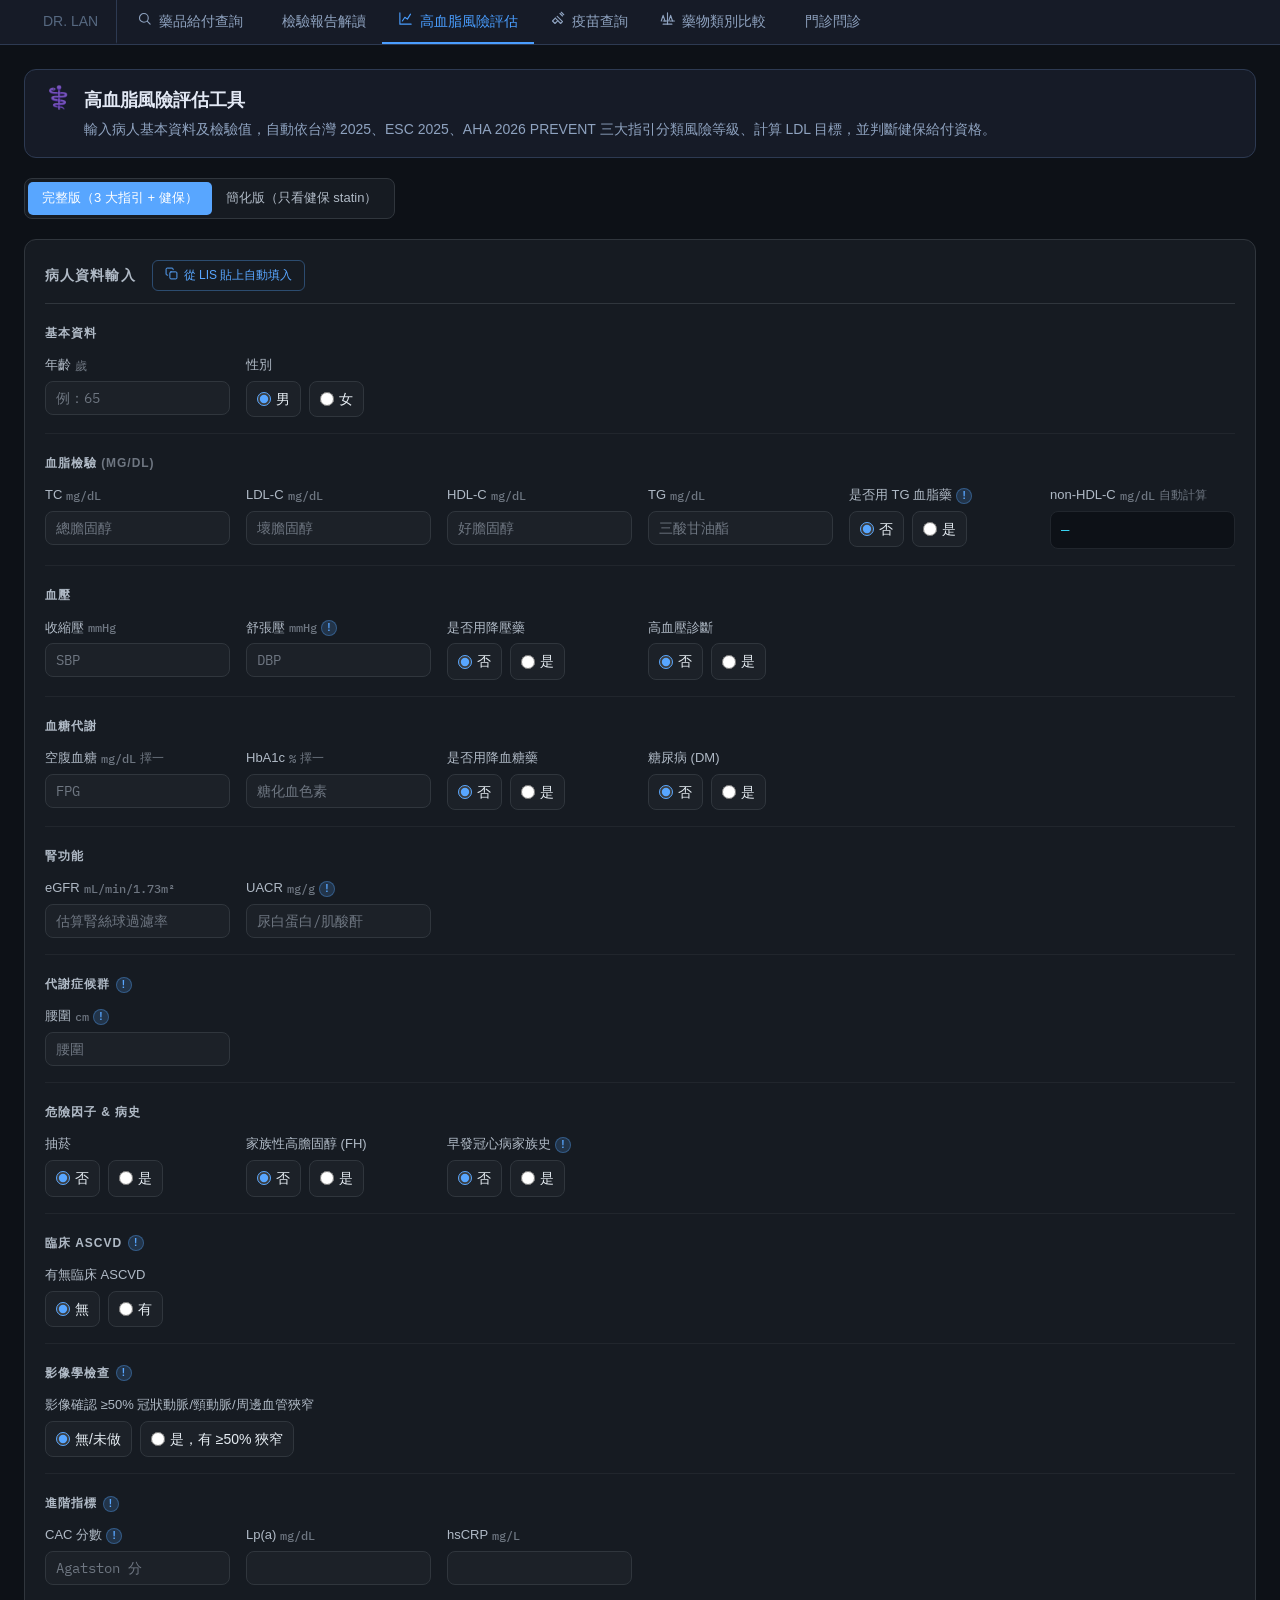
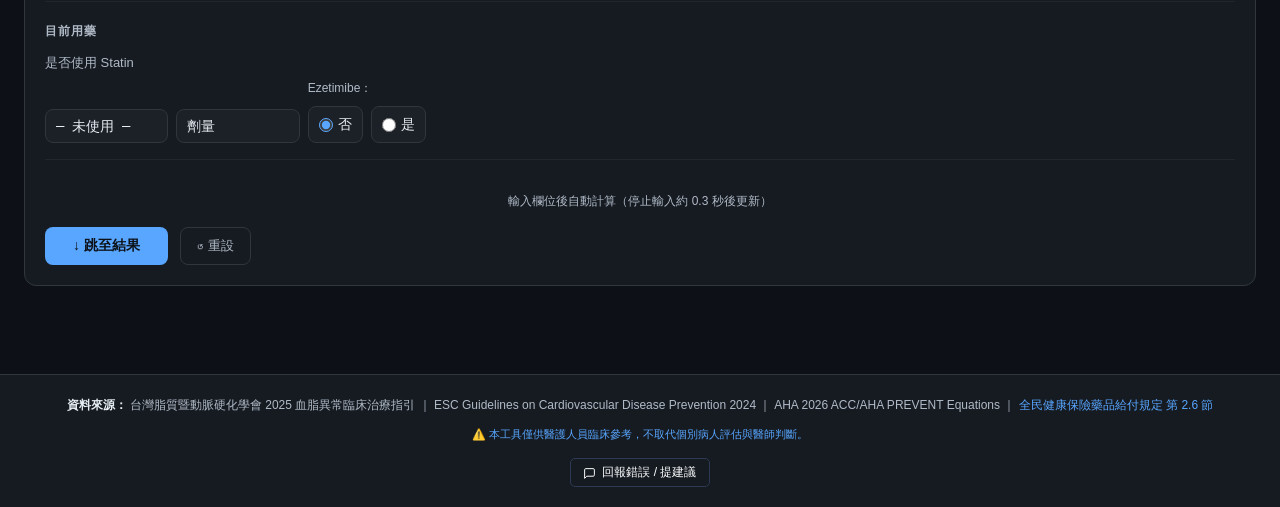
<file: lipid.html>
<!DOCTYPE html>
<html lang="zh-TW">
<head>
<meta charset="UTF-8">
<meta name="viewport" content="width=device-width, initial-scale=1.0">
<title>高血脂風險評估 · DR. LAN's Toolbox</title>

<!-- ── SEO ── -->
<meta name="description" content="高血脂風險分級與健保給付判斷工具：整合台灣 2025 / ESC 2024 / AHA 2026 三大指引，協助臨床決策。">
<meta name="keywords" content="高血脂,LDL,statin,PCSK9,ezetimibe,心血管風險,ASCVD,健保給付,ESC,AHA,台灣脂蛋白指引">
<meta name="author" content="DR. LAN">
<meta name="robots" content="index, follow">
<link rel="canonical" href="https://fmdrlan.github.io/lipid.html">

<!-- ── Open Graph ── -->
<meta property="og:type" content="website">
<meta property="og:title" content="高血脂風險評估 · DR. LAN's Toolbox">
<meta property="og:description" content="整合台灣 2025 / ESC 2024 / AHA 2026 三大指引的高血脂風險分級與健保給付判斷工具。">
<meta property="og:url" content="https://fmdrlan.github.io/lipid.html">
<meta property="og:locale" content="zh_TW">

<!-- ── Favicon ── -->
<link rel="icon" type="image/png" sizes="32x32" href="assets/favicon-32.png">
<link rel="icon" type="image/png" sizes="16x16" href="assets/favicon-16.png">
<link rel="apple-touch-icon" sizes="180x180" href="assets/apple-touch-icon.png">
<link rel="shortcut icon" href="assets/favicon.ico">

<link rel="stylesheet" href="assets/shared.css">
<script src="assets/icons.js"></script>
<style>
  @import url('https://fonts.googleapis.com/css2?family=IBM+Plex+Sans+TC:wght@300;400;500;600&family=IBM+Plex+Mono:wght@400;500&display=swap');

  :root {
    --bg-base: #0d1117;
    --bg-surface: #161b22;
    --bg-elevated: #1c2128;
    --bg-hover: #222832;
    --border: #30363d;
    --border-subtle: #21262d;
    --text-primary: #e6edf3;
    --text-secondary: #b0bac6;
    --text-muted: #6e7681;
    --accent-blue: #58a6ff;
    --accent-cyan: #39d3f2;
    --accent-green: #3fb950;
    --accent-yellow: #d29922;
    --accent-orange: #f0883e;
    --accent-red: #f85149;
    --accent-purple: #bc8cff;
    --risk-low: #3fb950;
    --risk-border-low: #238636;
    --risk-moderate: #d29922;
    --risk-border-moderate: #9e6a03;
    --risk-high: #f0883e;
    --risk-border-high: #bd5e03;
    --risk-veryhigh: #f85149;
    --risk-border-veryhigh: #b91c1c;
    --risk-extreme: #bc8cff;
    --risk-border-extreme: #6e40c9;
    --radius: 8px;
    --radius-lg: 12px;
  }

  * { box-sizing: border-box; margin: 0; padding: 0; }

  body {
    font-family: 'IBM Plex Sans TC', sans-serif;
    background: var(--bg-base);
    color: var(--text-primary);
    min-height: 100vh;
    font-size: 16px;
    line-height: 1.6;
  }

  /* tabs-bar 樣式由 assets/shared.css 提供 */

  /* ── Layout ── */
  .container {
    max-width: 1400px;
    margin: 0 auto;
    padding: 24px;
  }

  /* page-intro 樣式由 assets/shared.css 提供 */

  /* ── 完整版 / 簡化版 切換鈕 ── */
  .mode-switch-row {
    display: inline-flex;
    gap: 0;
    margin-bottom: 20px;
    background: var(--bg-surface);
    border: 1px solid var(--border);
    border-radius: 8px;
    padding: 3px;
  }
  .mode-switch-row a {
    padding: 6px 14px;
    font-size: 13px;
    color: var(--text-secondary);
    text-decoration: none;
    border-radius: 5px;
    transition: all 0.15s;
  }
  .mode-switch-row a:hover { color: var(--text-primary); }
  .mode-switch-row a.active {
    background: var(--accent-blue);
    color: #fff;
    font-weight: 500;
  }

  /* ── Input form ── */
  .input-panel {
    background: var(--bg-surface);
    border: 1px solid var(--border);
    border-radius: var(--radius-lg);
    padding: 20px;
    margin-bottom: 24px;
  }
  .panel-title-row {
    display: flex;
    align-items: center;
    gap: 16px;
    margin-bottom: 16px;
    padding-bottom: 12px;
    border-bottom: 1px solid var(--border);
  }
  .panel-title {
    font-size: 14px;
    font-weight: 600;
    color: var(--text-secondary);
    text-transform: uppercase;
    letter-spacing: 0.08em;
    margin-bottom: 0;
    display: flex;
    align-items: center;
    gap: 8px;
  }

  /* ── LIS 貼上按鈕 ── */
  .lis-paste-btn {
    display: inline-flex;
    align-items: center;
    gap: 6px;
    padding: 6px 12px;
    background: var(--bg-secondary);
    color: var(--accent-blue);
    border: 1px solid rgba(88,166,255,0.35);
    border-radius: 6px;
    font-family: inherit;
    font-size: 12px;
    font-weight: 500;
    cursor: pointer;
    transition: all 0.12s;
    white-space: nowrap;
  }
  .lis-paste-btn:hover {
    background: rgba(88,166,255,0.08);
    border-color: var(--accent-blue);
  }
  .lis-paste-btn svg {
    width: 13px; height: 13px; stroke-width: 1.8;
  }

  /* ── LIS 貼上 Modal ── */
  .lis-modal-backdrop {
    position: fixed; inset: 0;
    background: rgba(13,17,23,0.78);
    backdrop-filter: blur(3px);
    z-index: 200;
    display: none;
    align-items: flex-start;
    justify-content: center;
    padding: 40px 20px 20px;
    overflow-y: auto;
  }
  .lis-modal-backdrop.open { display: flex; }
  .lis-modal {
    background: var(--bg-elevated, #1c2333);
    border: 1px solid var(--border);
    border-radius: 12px;
    width: 100%;
    max-width: 640px;
    box-shadow: 0 20px 60px rgba(0,0,0,0.6);
    overflow: hidden;
    display: flex;
    flex-direction: column;
    max-height: calc(100vh - 80px);
  }
  .lis-modal-header {
    display: flex;
    align-items: center;
    justify-content: space-between;
    padding: 14px 18px;
    border-bottom: 1px solid var(--border);
    background: var(--bg-secondary);
  }
  .lis-modal-title {
    font-size: 14px;
    font-weight: 600;
    display: flex;
    align-items: center;
    gap: 8px;
    color: var(--text-primary);
  }
  .lis-modal-title svg {
    width: 15px; height: 15px;
    color: var(--accent-blue);
    stroke-width: 1.8;
  }
  .lis-modal-close {
    background: transparent;
    border: none;
    color: var(--text-secondary);
    cursor: pointer;
    padding: 4px;
    display: flex;
    border-radius: 4px;
  }
  .lis-modal-close:hover {
    background: var(--bg-secondary);
    color: var(--text-primary);
  }
  .lis-modal-close svg { width: 16px; height: 16px; stroke-width: 2; }

  .lis-modal-body {
    padding: 16px 18px;
    overflow-y: auto;
    flex: 1;
  }
  .lis-modal-hint {
    font-size: 12px;
    color: var(--text-secondary);
    margin-bottom: 10px;
    line-height: 1.7;
  }
  .lis-modal-hint b { color: var(--text-primary); }
  .lis-privacy-banner {
    background: rgba(63,185,80,0.07);
    border: 1px solid rgba(63,185,80,0.25);
    border-radius: 6px;
    padding: 8px 12px;
    font-size: 11.5px;
    color: #b3d8b8;
    margin-bottom: 12px;
    line-height: 1.6;
  }
  .lis-textarea {
    width: 100%;
    min-height: 180px;
    padding: 10px 12px;
    background: var(--bg-secondary);
    border: 1px solid var(--border);
    border-radius: 6px;
    color: var(--text-primary);
    font-family: 'JetBrains Mono', 'Consolas', monospace;
    font-size: 12px;
    line-height: 1.5;
    resize: vertical;
  }
  .lis-textarea:focus {
    outline: none;
    border-color: var(--accent-blue);
  }
  .lis-preview {
    margin-top: 14px;
    padding: 10px 14px;
    background: var(--bg-secondary);
    border: 1px solid var(--border);
    border-radius: 6px;
    font-size: 13px;
    line-height: 1.85;
  }
  .lis-preview-title {
    font-size: 11px;
    color: var(--text-secondary);
    font-weight: 600;
    text-transform: uppercase;
    letter-spacing: 0.06em;
    margin-bottom: 6px;
  }
  .lis-preview-empty {
    color: var(--text-secondary);
    font-style: italic;
    font-size: 12.5px;
  }
  .lis-preview-row {
    display: flex;
    align-items: center;
    gap: 8px;
    font-family: 'JetBrains Mono', monospace;
    font-size: 12.5px;
  }
  .lis-preview-row .sym { width: 16px; text-align: center; flex-shrink: 0; }
  .lis-preview-row .ok-sym { color: var(--accent-green); }
  .lis-preview-row .miss-sym { color: var(--text-secondary); }
  .lis-preview-row .over-sym { color: var(--accent-yellow); }
  .lis-preview-row .field { color: var(--text-secondary); width: 90px; flex-shrink: 0; }
  .lis-preview-row .val { color: var(--text-primary); font-weight: 500; }
  .lis-preview-row .over-note {
    color: var(--accent-yellow);
    font-size: 11px;
    font-family: 'Noto Sans TC', sans-serif;
  }
  .lis-warn-line {
    margin-top: 10px;
    padding: 7px 12px;
    background: rgba(210,153,34,0.06);
    border: 1px solid rgba(210,153,34,0.25);
    border-radius: 5px;
    font-size: 11.5px;
    color: #d8c08a;
    line-height: 1.6;
  }

  .lis-modal-footer {
    display: flex;
    justify-content: flex-end;
    gap: 10px;
    padding: 12px 18px;
    border-top: 1px solid var(--border);
    background: var(--bg-secondary);
  }
  .lis-btn {
    padding: 7px 16px;
    font-family: inherit;
    font-size: 13px;
    font-weight: 500;
    border-radius: 6px;
    border: 1px solid var(--border);
    background: var(--bg-secondary);
    color: var(--text-primary);
    cursor: pointer;
    transition: all 0.12s;
  }
  .lis-btn:hover { border-color: var(--text-secondary); }
  .lis-btn.primary {
    background: var(--accent-blue);
    color: #fff;
    border-color: var(--accent-blue);
  }
  .lis-btn.primary:hover {
    background: #7ab9ff;
    border-color: #7ab9ff;
  }
  .lis-btn.primary:disabled {
    opacity: 0.4;
    cursor: not-allowed;
    background: var(--bg-secondary);
    color: var(--text-secondary);
    border-color: var(--border);
  }

  .form-grid {
    display: grid;
    grid-template-columns: repeat(auto-fill, minmax(160px, 1fr));
    gap: 12px 16px;
  }
  @media (max-width: 600px) {
    .form-grid { grid-template-columns: 1fr 1fr; }
    .form-group.wide { grid-column: span 2; }
    .results-grid { grid-template-columns: 1fr; }
    .statin-row { grid-template-columns: 1fr; }
    .container { padding: 12px; }
    .input-panel { padding: 14px; }
  }
  .form-group {
    display: flex;
    flex-direction: column;
    gap: 5px;
  }
  .form-group.wide { grid-column: span 2; }
  .form-group.full { grid-column: 1 / -1; }

  label {
    font-size: 13px;
    color: var(--text-secondary);
    font-weight: 500;
    display: flex;
    align-items: center;
    gap: 4px;
  }
  label .unit {
    color: var(--text-muted);
    font-family: 'IBM Plex Mono', monospace;
    font-size: 12px;
  }
  label .optional {
    color: var(--text-muted);
    font-size: 12px;
    font-weight: 400;
  }

  input[type="number"], input[type="text"], select {
    background: var(--bg-elevated);
    border: 1px solid var(--border);
    border-radius: var(--radius);
    color: var(--text-primary);
    font-family: 'IBM Plex Mono', monospace;
    font-size: 14px;
    padding: 7px 10px;
    width: 100%;
    transition: border-color 0.15s;
    -webkit-appearance: none;
    appearance: none;
  }
  input[type="number"]:focus, input[type="text"]:focus, select:focus {
    outline: none;
    border-color: var(--accent-blue);
    background: var(--bg-hover);
  }
  input[type="number"]::placeholder { color: var(--text-muted); }
  select option { background: var(--bg-elevated); }

  /* computed field */
  .computed-field {
    background: var(--bg-base);
    border: 1px solid var(--border-subtle);
    border-radius: var(--radius);
    color: var(--accent-cyan);
    font-family: 'IBM Plex Mono', monospace;
    font-size: 14px;
    padding: 7px 10px;
    width: 100%;
  }

  /* radio / checkbox group */
  .radio-group, .check-group {
    display: flex;
    gap: 8px;
    flex-wrap: wrap;
  }
  .radio-label, .check-label {
    display: flex;
    align-items: center;
    gap: 5px;
    cursor: pointer;
    font-size: 14px;
    color: var(--text-primary);
    padding: 6px 10px;
    border-radius: var(--radius);
    border: 1px solid var(--border);
    background: var(--bg-elevated);
    transition: all 0.15s;
    user-select: none;
  }
  .radio-label:hover, .check-label:hover {
    border-color: var(--accent-blue);
    background: var(--bg-hover);
  }
  input[type="radio"], input[type="checkbox"] {
    accent-color: var(--accent-blue);
    width: 14px;
    height: 14px;
  }

  /* tag select for ASCVD type */
  .tag-select {
    display: flex;
    gap: 6px;
    flex-wrap: wrap;
  }
  .tag-option {
    cursor: pointer;
    font-size: 13px;
    padding: 4px 10px;
    border-radius: 20px;
    border: 1px solid var(--border);
    background: var(--bg-elevated);
    color: var(--text-secondary);
    transition: all 0.15s;
    user-select: none;
  }
  .tag-option.selected {
    border-color: var(--accent-red);
    background: rgba(248,81,73,0.12);
    color: var(--accent-red);
  }

  /* statin section */
  .statin-row {
    display: grid;
    grid-template-columns: 1fr 1fr 1fr;
    gap: 8px;
    align-items: end;
  }

  /* submit */
  .btn-calc {
    background: var(--accent-blue);
    color: #0d1117;
    border: none;
    border-radius: var(--radius);
    font-family: 'IBM Plex Sans TC', sans-serif;
    font-size: 14px;
    font-weight: 600;
    padding: 10px 28px;
    cursor: pointer;
    transition: all 0.15s;
    margin-top: 8px;
  }
  .btn-calc:hover { background: #79c0ff; transform: translateY(-1px); }
  .btn-calc:active { transform: translateY(0); }
  .btn-reset {
    background: transparent;
    color: var(--text-secondary);
    border: 1px solid var(--border);
    border-radius: var(--radius);
    font-family: 'IBM Plex Sans TC', sans-serif;
    font-size: 13px;
    padding: 9px 16px;
    cursor: pointer;
    margin-top: 8px;
    margin-left: 8px;
    transition: all 0.15s;
  }
  .btn-reset:hover { border-color: var(--accent-blue); color: var(--accent-blue); }
  .form-actions { margin-top: 16px; }

  /* ── Results ── */
  .results-section { display: none; }
  .results-section.visible { display: block; }

  .results-grid {
    display: grid;
    grid-template-columns: repeat(4, 1fr);
    gap: 16px;
    margin-bottom: 24px;
  }
  @media (max-width: 1200px) { .results-grid { grid-template-columns: repeat(2, 1fr); } }
  @media (max-width: 700px) { .results-grid { grid-template-columns: 1fr; } }

  .result-card {
    background: var(--bg-surface);
    border: 1px solid var(--border);
    border-radius: var(--radius-lg);
    overflow: hidden;
    display: flex;
    flex-direction: column;
  }
  .result-card-header {
    padding: 12px 16px;
    border-bottom: 1px solid var(--border);
    display: flex;
    align-items: center;
    gap: 8px;
  }
  .result-card-header .guideline-label {
    font-size: 12px;
    font-weight: 600;
    text-transform: uppercase;
    letter-spacing: 0.08em;
    color: var(--text-secondary);
  }
  .result-card-header .guideline-name {
    font-size: 16px;
    font-weight: 600;
    color: var(--text-primary);
  }
  .result-card-body { padding: 16px; flex: 1; }

  /* risk badge */
  .risk-badge {
    display: inline-flex;
    align-items: center;
    gap: 6px;
    padding: 5px 12px;
    border-radius: 20px;
    font-size: 14px;
    font-weight: 600;
    margin-bottom: 12px;
    border: 1px solid;
  }
  .risk-low    { background: rgba(63,185,80,0.12); color: var(--risk-low); border-color: var(--risk-border-low); }
  .risk-moderate { background: rgba(210,153,34,0.12); color: var(--risk-moderate); border-color: var(--risk-border-moderate); }
  .risk-high   { background: rgba(240,136,62,0.12); color: var(--risk-high); border-color: var(--risk-border-high); }
  .risk-veryhigh { background: rgba(248,81,73,0.12); color: var(--risk-veryhigh); border-color: var(--risk-border-veryhigh); }
  .risk-extreme  { background: rgba(188,140,255,0.12); color: var(--risk-extreme); border-color: var(--risk-border-extreme); }
  .risk-incomplete {
    background: rgba(143,163,192,0.10);
    color: var(--text-muted, #8fa3c0);
    border-color: var(--border-strong, #3d4f6e);
  }

  /* main risk drivers - chips below the risk score */
  .drivers-block {
    margin-top: 12px;
    padding-top: 10px;
    border-top: 1px dashed var(--border-subtle);
  }
  .drivers-label {
    font-size: 11px;
    color: var(--text-secondary);
    text-transform: uppercase;
    letter-spacing: 0.06em;
    margin-bottom: 6px;
    font-weight: 600;
  }
  .drivers-chips {
    display: flex;
    flex-wrap: wrap;
    gap: 6px;
  }
  .driver-chip {
    display: inline-block;
    padding: 3px 9px;
    background: rgba(255,210,60,0.10);
    color: var(--risk-moderate, #d29922);
    border: 1px solid rgba(255,210,60,0.25);
    border-radius: 12px;
    font-size: 12px;
    line-height: 1.6;
    white-space: nowrap;
  }

  /* "data insufficient" notice */
  .insufficient-notice {
    padding: 14px 12px;
    background: var(--bg-base);
    border: 1px dashed var(--border-strong, #3d4f6e);
    border-radius: var(--radius);
    text-align: center;
    color: var(--text-secondary);
    font-size: 13px;
    margin: 12px 0;
  }
  .insufficient-notice .ins-title {
    font-size: 14px;
    color: var(--text-primary, var(--text));
    margin-bottom: 4px;
    font-weight: 600;
  }

  .result-metric {
    display: flex;
    justify-content: space-between;
    align-items: baseline;
    padding: 6px 0;
    border-bottom: 1px solid var(--border-subtle);
  }
  .result-metric:last-child { border-bottom: none; }
  .result-metric .metric-label { font-size: 13px; color: var(--text-secondary); }
  .result-metric .metric-value {
    font-family: 'IBM Plex Mono', monospace;
    font-size: 14px;
    font-weight: 500;
    color: var(--text-primary);
  }
  .metric-value.target { color: var(--accent-cyan); }
  .metric-value.score { color: var(--accent-blue); }

  /* NHI card special */
  .nhi-card .result-card-header { background: rgba(63,185,80,0.06); }
  .nhi-section { margin-bottom: 12px; }
  .nhi-section-title {
    font-size: 12px;
    font-weight: 600;
    color: var(--text-secondary);
    text-transform: uppercase;
    letter-spacing: 0.06em;
    margin-bottom: 6px;
  }
  .coverage-item {
    display: flex;
    align-items: flex-start;
    gap: 8px;
    padding: 6px 8px;
    border-radius: 6px;
    margin-bottom: 4px;
    font-size: 13px;
    line-height: 1.5;
  }
  .coverage-item.covered {
    background: rgba(63,185,80,0.08);
    border: 1px solid rgba(63,185,80,0.2);
  }
  .coverage-item.not-covered {
    background: rgba(248,81,73,0.06);
    border: 1px solid rgba(248,81,73,0.15);
  }
  .coverage-item.conditional {
    background: rgba(210,153,34,0.08);
    border: 1px solid rgba(210,153,34,0.2);
  }
  .coverage-icon { font-size: 13px; flex-shrink: 0; margin-top: 1px; }
  .coverage-text { color: var(--text-secondary); }
  .coverage-text strong { color: var(--text-primary); }

  /* 跨工具快速跳轉：給付符合時的「查健保規定」按鈕列 */
  .quick-action-row {
    display: flex;
    align-items: center;
    gap: 6px;
    margin: 8px 0 4px 0;
    padding: 6px 8px;
    flex-wrap: wrap;
  }
  .quick-action-label {
    font-size: 11px;
    color: var(--text-muted);
    letter-spacing: 0.05em;
    font-family: 'JetBrains Mono', monospace;
    margin-right: 4px;
  }
  .quick-action-chip {
    display: inline-flex;
    align-items: center;
    padding: 3px 9px;
    background: rgba(74,158,255,0.08);
    border: 1px solid rgba(74,158,255,0.25);
    border-radius: 12px;
    font-size: 12px;
    color: var(--accent-blue);
    text-decoration: none;
    font-family: 'IBM Plex Mono', monospace;
    transition: all 0.15s;
  }
  .quick-action-chip:hover {
    background: rgba(74,158,255,0.18);
    border-color: rgba(74,158,255,0.5);
  }
  .quick-action-chip::after { content: ' →'; opacity: 0.5; }

  /* reasoning box */
  .reasoning-box {
    background: var(--bg-base);
    border: 1px solid var(--border-subtle);
    border-radius: var(--radius);
    padding: 10px 12px;
    margin-top: 10px;
    font-size: 13px;
    color: var(--text-secondary);
    line-height: 1.7;
  }
  .reasoning-box .reasoning-label {
    font-size: 12px;
    color: var(--text-secondary);
    text-transform: uppercase;
    letter-spacing: 0.06em;
    margin-bottom: 4px;
    font-weight: 600;
  }

  /* comparison note */
  .comparison-note {
    background: var(--bg-surface);
    border: 1px solid var(--border);
    border-left: 3px solid var(--accent-yellow);
    border-radius: var(--radius);
    padding: 12px 16px;
    font-size: 12px;
    color: var(--text-secondary);
    margin-bottom: 16px;
  }
  .comparison-note strong { color: var(--accent-yellow); }

  /* footer */
  .page-footer {
    background: var(--bg-surface);
    border-top: 1px solid var(--border);
    padding: 20px 24px;
    margin-top: 40px;
    font-size: 12px;
    color: var(--text-secondary);
    line-height: 1.8;
    text-align: center;
  }
  .footer-sources { margin-bottom: 8px; }
  .footer-sources strong { color: var(--text-primary); }
  .disclaimer {
    color: var(--accent-blue);
    font-size: 11px;
    margin-top: 8px;
  }

  .form-section-note {
    grid-column: 1 / -1;
    font-size: 13px;
    color: var(--text-secondary);
    background: rgba(88,166,255,0.06);
    border: 1px solid rgba(88,166,255,0.15);
    border-radius: var(--radius);
    padding: 7px 12px;
    line-height: 1.6;
    margin-bottom: 2px;
  }

  /* separator in form */
  .form-section-sep {
    grid-column: 1 / -1;
    height: 1px;
    background: var(--border-subtle);
    margin: 4px 0;
  }
  .form-section-label {
    grid-column: 1 / -1;
    font-size: 12px;
    font-weight: 600;
    color: var(--text-secondary);
    text-transform: uppercase;
    letter-spacing: 0.08em;
    padding-top: 4px;
  }

  /* alert */
  .alert-info {
    background: rgba(88,166,255,0.08);
    border: 1px solid rgba(88,166,255,0.25);
    border-radius: var(--radius);
    padding: 10px 14px;
    font-size: 12px;
    color: var(--accent-blue);
    margin-top: 12px;
    grid-column: 1 / -1;
  }

  /* score display */
  .score-display {
    text-align: center;
    padding: 10px 0;
    margin-bottom: 10px;
  }
  .score-big {
    font-family: 'IBM Plex Mono', monospace;
    font-size: 28px;
    font-weight: 500;
    line-height: 1;
  }
  .score-label {
    font-size: 12px;
    color: var(--text-secondary);
    margin-top: 3px;
  }

  /* small helper */
  .text-muted { color: var(--text-muted); }
  .mono { font-family: 'IBM Plex Mono', monospace; }

  /* ── Tooltip ── */
  .info-icon {
    display: inline-flex;
    align-items: center;
    justify-content: center;
    width: 16px;
    height: 16px;
    border-radius: 50%;
    background: rgba(88,166,255,0.18);
    color: var(--accent-blue);
    font-size: 10px;
    font-weight: 700;
    font-style: normal;
    cursor: help;
    flex-shrink: 0;
    position: relative;
    border: 1px solid rgba(88,166,255,0.35);
    line-height: 1;
    vertical-align: middle;
  }
  .info-icon::after {
    display: none;
  }
  .info-icon::before { display: none; }
  .info-icon:hover::after { opacity: 1; }
</style>
</head>
<body>

<!-- Tabs -->
<nav class="tabs-bar" aria-label="主選單">
  <a class="tab-link tab-home" href="index.html"><span class="ti" data-icon="home"></span>DR. LAN</a>
  <a class="tab-link" href="drugs.html"><span class="ti" data-icon="search"></span>藥品給付查詢</a>
  <a class="tab-link" href="lab.html"><span class="ti" data-icon="flask"></span>檢驗報告解讀</a>
  <a class="tab-link active" href="lipid.html"><span class="ti" data-icon="chart"></span>高血脂風險評估</a>
  <a class="tab-link" href="vaccine.html"><span class="ti" data-icon="syringe"></span>疫苗查詢</a>
  <a class="tab-link" href="compare.html"><span class="ti" data-icon="scale"></span>藥物類別比較</a>
  <a class="tab-link" href="obesity.html"><span class="ti" data-icon="weight"></span>門診問診</a>
</nav>

<!-- Main -->
<main class="container">

  <div class="page-intro">
    <span class="icon">⚕️</span>
    <div>
      <h2>高血脂風險評估工具</h2>
      <p>輸入病人基本資料及檢驗值，自動依台灣 2025、ESC 2025、AHA 2026 PREVENT 三大指引分類風險等級、計算 LDL 目標，並判斷健保給付資格。</p>
    </div>
  </div>

  <div class="mode-switch-row">
    <a href="lipid.html" class="active">完整版（3 大指引 + 健保）</a>
    <a href="lipid_nhi.html">簡化版（只看健保 statin）</a>
  </div>

  <!-- Input Panel -->
  <div class="input-panel">
    <div class="panel-title-row">
      <div class="panel-title">病人資料輸入</div>
      <button type="button" class="lis-paste-btn" id="lisPasteBtn" title="從 LIS 系統貼上檢驗報告自動填入欄位">
        <span id="lisPasteIcon"></span>從 LIS 貼上自動填入
      </button>
    </div>
    <div class="form-grid">

      <!-- 基本 -->
      <div class="form-section-label">基本資料</div>

      <div class="form-group">
        <label>年齡 <span class="unit">歲</span></label>
        <input type="number" id="age" min="18" max="99" placeholder="例：65">
      </div>
      <div class="form-group">
        <label>性別</label>
        <div class="radio-group">
          <label class="radio-label"><input type="radio" name="sex" value="M" checked> 男</label>
          <label class="radio-label"><input type="radio" name="sex" value="F"> 女</label>
        </div>
      </div>

      <!-- 血脂 -->
      <div class="form-section-sep"></div>
      <div class="form-section-label">血脂檢驗 <span class="text-muted">(mg/dL)</span></div>

      <div class="form-group">
        <label>TC <span class="unit">mg/dL</span></label>
        <input type="number" id="tc" min="50" max="600" placeholder="總膽固醇" oninput="calcNonHDL()">
      </div>
      <div class="form-group">
        <label>LDL-C <span class="unit">mg/dL</span></label>
        <input type="number" id="ldl" min="10" max="500" placeholder="壞膽固醇" oninput="calcNonHDL()">
      </div>
      <div class="form-group">
        <label>HDL-C <span class="unit">mg/dL</span></label>
        <input type="number" id="hdl" min="10" max="150" placeholder="好膽固醇" oninput="calcNonHDL()">
      </div>
      <div class="form-group">
        <label>TG <span class="unit">mg/dL</span></label>
        <input type="number" id="tg" min="20" max="3000" placeholder="三酸甘油酯" oninput="calcNonHDL()">
      </div>
      <div class="form-group">
        <label>是否用 TG 血脂藥 <i class="info-icon" data-tip="使用降 TG 藥物（如 fibrate、魚油）即符合代謝症候群 TG 偏高條件">!</i></label>
        <div class="radio-group">
          <label class="radio-label"><input type="radio" name="tgmed" value="0" checked> 否</label>
          <label class="radio-label"><input type="radio" name="tgmed" value="1"> 是</label>
        </div>
      </div>
      <div class="form-group">
        <label>non-HDL-C <span class="unit">mg/dL</span> <span class="optional">自動計算</span></label>
        <div class="computed-field" id="nonhdl">—</div>
      </div>
      <div class="form-group" id="calcLdlGroup" style="display:none;">
        <label>Calculated LDL <span class="unit">mg/dL</span> <i class="info-icon" data-tip="未實測 LDL 時，由 TC、HDL、TG 用 Friedewald 公式推算：LDL = TC − HDL − TG/5。TG ≥ 400 mg/dL 時公式不適用，建議實測 LDL。">!</i></label>
        <div class="computed-field" id="calcLdl">—</div>
      </div>

      <!-- 血壓 -->
      <div class="form-section-sep"></div>
      <div class="form-section-label">血壓</div>

      <div class="form-group">
        <label>收縮壓 <span class="unit">mmHg</span></label>
        <input type="number" id="sbp" min="60" max="260" placeholder="SBP">
      </div>
      <div class="form-group">
        <label>舒張壓 <span class="unit">mmHg</span> <i class="info-icon" data-tip="代謝症候群判斷：舒張壓 ≥85 mmHg 或使用降壓藥即符合">!</i></label>
        <input type="number" id="dbp" min="40" max="160" placeholder="DBP">
      </div>
      <div class="form-group">
        <label>是否用降壓藥</label>
        <div class="radio-group">
          <label class="radio-label"><input type="radio" name="bpmed" value="0" checked> 否</label>
          <label class="radio-label"><input type="radio" name="bpmed" value="1"> 是</label>
        </div>
      </div>
      <div class="form-group">
        <label>高血壓診斷</label>
        <div class="radio-group">
          <label class="radio-label"><input type="radio" name="htn" value="0" checked> 否</label>
          <label class="radio-label"><input type="radio" name="htn" value="1"> 是</label>
        </div>
      </div>

      <!-- 血糖 -->
      <div class="form-section-sep"></div>
      <div class="form-section-label">血糖代謝</div>

      <div class="form-group">
        <label>空腹血糖 <span class="unit">mg/dL</span> <span class="optional">擇一</span></label>
        <input type="number" id="fpg" min="40" max="600" placeholder="FPG">
      </div>
      <div class="form-group">
        <label>HbA1c <span class="unit">%</span> <span class="optional">擇一</span></label>
        <input type="number" id="hba1c" min="3" max="18" step="0.1" placeholder="糖化血色素">
      </div>
      <div class="form-group">
        <label>是否用降血糖藥</label>
        <div class="radio-group">
          <label class="radio-label"><input type="radio" name="dmmed" value="0" checked> 否</label>
          <label class="radio-label"><input type="radio" name="dmmed" value="1"> 是</label>
        </div>
      </div>
      <div class="form-group">
        <label>糖尿病 (DM)</label>
        <div class="radio-group">
          <label class="radio-label"><input type="radio" name="dm" value="0" checked> 否</label>
          <label class="radio-label"><input type="radio" name="dm" value="1"> 是</label>
        </div>
      </div>

      <!-- 腎功能 -->
      <div class="form-section-sep"></div>
      <div class="form-section-label">腎功能</div>

      <div class="form-group">
        <label>eGFR <span class="unit">mL/min/1.73m²</span></label>
        <input type="number" id="egfr" min="1" max="150" placeholder="估算腎絲球過濾率">
      </div>
      <div class="form-group">
        <label>UACR <span class="unit">mg/g</span> <i class="info-icon" data-tip="尿液白蛋白肌酸酐比值 ≥30 mg/g 符合慢性腎臟病定義，可影響台灣指引風險分級">!</i></label>
        <input type="number" id="uacr" min="0" max="10000" placeholder="尿白蛋白/肌酸酐">
      </div>

      <!-- 代謝症候群 -->
      <div class="form-section-sep"></div>
      <div class="form-section-label" style="display:flex;align-items:center;gap:6px;">
        代謝症候群 <i class="info-icon" data-tip="符合以下 ≥3 項即為代謝症候群（台灣 2025 低/中風險危險因子之一）：腹部肥胖、血壓偏高/用藥、血糖偏高/用藥、TG 偏高/用藥、HDL-C 偏低。系統將自動根據您填入的數值判斷。">!</i>
      </div>

      <div class="form-group">
        <label>腰圍 <span class="unit">cm</span> <i class="info-icon" data-tip="代謝症候群腹部肥胖切點：男性 ≥90 cm、女性 ≥80 cm">!</i></label>
        <input type="number" id="waist" min="40" max="200" placeholder="腰圍">
      </div>

      <!-- 危險因子 -->
      <div class="form-section-sep"></div>
      <div class="form-section-label">危險因子 & 病史</div>

      <div class="form-group">
        <label>抽菸</label>
        <div class="radio-group">
          <label class="radio-label"><input type="radio" name="smoking" value="0" checked> 否</label>
          <label class="radio-label"><input type="radio" name="smoking" value="1"> 是</label>
        </div>
      </div>
      <div class="form-group">
        <label>家族性高膽固醇 (FH)</label>
        <div class="radio-group">
          <label class="radio-label"><input type="radio" name="fh" value="0" checked> 否</label>
          <label class="radio-label"><input type="radio" name="fh" value="1"> 是</label>
        </div>
      </div>
      <div class="form-group">
        <label>
          早發冠心病家族史
          <i class="info-icon" data-tip="男性親屬 &lt;55 歲、女性親屬 &lt;65 歲發生冠心病（CAD）即屬早發。">!</i>
        </label>
        <div class="radio-group">
          <label class="radio-label"><input type="radio" name="fhcad" value="0" checked> 否</label>
          <label class="radio-label"><input type="radio" name="fhcad" value="1"> 是</label>
        </div>
      </div>

      <!-- ASCVD -->
      <div class="form-section-sep"></div>
      <div class="form-section-label" style="display:flex;align-items:center;gap:6px;">
        臨床 ASCVD
        <i class="info-icon" data-tip="包含：急性冠心症（ACS）、心肌梗塞、穩定性冠心病、經皮冠狀動脈介入（PCI）、冠狀動脈繞道手術（CABG）、缺血性中風/TIA、周邊動脈疾病（PAD，含踝臂指數 &lt;0.9）">!</i>
      </div>

      <div class="form-group">
        <label>有無臨床 ASCVD</label>
        <div class="radio-group">
          <label class="radio-label"><input type="radio" name="ascvd" value="0" checked onchange="toggleAscvd()"> 無</label>
          <label class="radio-label"><input type="radio" name="ascvd" value="1" onchange="toggleAscvd()"> 有</label>
        </div>
      </div>
      <div class="form-group wide" id="ascvd-types-group" style="display:none">
        <label>ASCVD 類型（可複選）</label>
        <div class="tag-select" id="ascvd-types">
          <span class="tag-option" data-val="ACS" onclick="toggleTag(this)">急性冠心症 ACS</span>
          <span class="tag-option" data-val="MI_1yr" onclick="toggleTag(this)">一年內心肌梗塞</span>
          <span class="tag-option" data-val="MI_multi" onclick="toggleTag(this)">≥2次心肌梗塞</span>
          <span class="tag-option" data-val="PCI" onclick="toggleTag(this)">PCI 介入</span>
          <span class="tag-option" data-val="CABG" onclick="toggleTag(this)">CABG 繞道</span>
          <span class="tag-option" data-val="multivessel" onclick="toggleTag(this)">多支冠狀動脈阻塞</span>
          <span class="tag-option" data-val="stroke" onclick="toggleTag(this)">缺血性中風/TIA</span>
          <span class="tag-option" data-val="PAD" onclick="toggleTag(this)">周邊動脈病 PAD</span>
          <span class="tag-option" data-val="carotid" onclick="toggleTag(this)">頸動脈狹窄</span>
          <span class="tag-option" data-val="ACS_DM" onclick="toggleTag(this)">ACS 合併糖尿病</span>
        </div>
      </div>
      <div class="form-group wide" id="ascvd-multi-group" style="display:none">
        <label>有無多次/多部位 ASCVD 事件（極高風險判斷）</label>
        <div class="radio-group">
          <label class="radio-label"><input type="radio" name="ascvd_multi" value="0" checked> 無（單次事件）</label>
          <label class="radio-label"><input type="radio" name="ascvd_multi" value="1"> 有（多次或多部位）</label>
        </div>
      </div>

      <!-- 影像學 -->
      <div class="form-section-sep"></div>
      <div class="form-section-label" style="display:flex;align-items:center;gap:6px;">
        影像學檢查
        <i class="info-icon" data-tip="影像確認有顯著斑塊負擔（≥50% 直徑狹窄）即達非常高風險，包含：冠狀動脈攝影、CTA、頸動脈或周邊血管超音波">!</i>
      </div>
      <div class="form-group wide">
        <label>影像確認 ≥50% 冠狀動脈/頸動脈/周邊血管狹窄</label>
        <div class="radio-group">
          <label class="radio-label"><input type="radio" name="imaging_stenosis" value="0" checked> 無/未做</label>
          <label class="radio-label"><input type="radio" name="imaging_stenosis" value="1"> 是，有 ≥50% 狹窄</label>
        </div>
      </div>

      <!-- 可選 -->
      <div class="form-section-sep"></div>
      <div class="form-section-label" style="display:flex;align-items:center;gap:6px;">
        進階指標
        <i class="info-icon" data-tip="CAC ≥400 分（台灣 2025 高風險條件之一）；CAC ≥100 或 Lp(a) ≥50 mg/dL 或 hsCRP ≥2 mg/L 任一陽性，可將低/中風險上調一級。">!</i>
      </div>

      <div class="form-group">
        <label>CAC 分數 <i class="info-icon" data-tip="≥400 分：台灣 2025 直接列為高風險條件；≥100 分：低/中風險者上移一級">!</i></label>
        <input type="number" id="cac" min="0" placeholder="Agatston 分">
      </div>
      <div class="form-group">
        <label>Lp(a) <span class="unit">mg/dL</span></label>
        <input type="number" id="lpa" min="0" max="500" placeholder="">
      </div>
      <div class="form-group">
        <label>hsCRP <span class="unit">mg/L</span></label>
        <input type="number" id="hscrp" min="0" step="0.1" placeholder="">
      </div>

      <!-- 目前用藥 -->
      <div class="form-section-sep"></div>
      <div class="form-section-label">目前用藥</div>

      <div class="form-group wide">
        <label>是否使用 Statin</label>
        <div class="statin-row">
          <select id="statin_drug">
            <option value="">— 未使用 —</option>
            <option value="rosu">Rosuvastatin（可定）</option>
            <option value="ator">Atorvastatin（立普妥）</option>
            <option value="simva">Simvastatin</option>
            <option value="prava">Pravastatin</option>
            <option value="fluva">Fluvastatin</option>
            <option value="pitava">Pitavastatin</option>
            <option value="lova">Lovastatin</option>
          </select>
          <select id="statin_dose">
            <option value="">劑量</option>
            <option value="low">低強度</option>
            <option value="moderate">中強度</option>
            <option value="high">高強度</option>
          </select>
          <div class="radio-group" style="align-items:center">
            <span style="font-size:12px;color:var(--text-secondary)">Ezetimibe：</span>
            <label class="radio-label"><input type="radio" name="eze" value="0" checked> 否</label>
            <label class="radio-label"><input type="radio" name="eze" value="1"> 是</label>
          </div>
        </div>
      </div>

      <div class="form-section-sep"></div>
      <div class="form-actions full" style="grid-column:1/-1">
        <div style="font-size:12px;color:var(--text-secondary);margin-bottom:8px;text-align:center;">輸入欄位後自動計算（停止輸入約 0.3 秒後更新）</div>
        <button class="btn-calc" onclick="calculate()">↓ 跳至結果</button>
        <button class="btn-reset" onclick="resetForm()">↺ 重設</button>
      </div>

    </div><!-- /form-grid -->
  </div><!-- /input-panel -->

  <!-- Results -->
  <div class="results-section" id="results">

    <div class="results-grid">

      <!-- NHI Coverage (first) -->
      <div class="result-card nhi-card" id="card-nhi">
        <div class="result-card-header">
          <div>
            <div class="guideline-label">健保署</div>
            <div class="guideline-name">給付資格判斷</div>
          </div>
        </div>
        <div class="result-card-body" id="body-nhi"></div>
      </div>

      <!-- Taiwan 2025 -->
      <div class="result-card" id="card-tw">
        <div class="result-card-header">
          <div>
            <div class="guideline-label">台灣</div>
            <div class="guideline-name">2025 血脂指引</div>
          </div>
        </div>
        <div class="result-card-body" id="body-tw"></div>
      </div>

      <!-- ESC 2025 -->
      <div class="result-card" id="card-esc">
        <div class="result-card-header">
          <div>
            <div class="guideline-label">歐洲心臟學會</div>
            <div class="guideline-name">ESC 2024/2025</div>
          </div>
        </div>
        <div class="result-card-body" id="body-esc"></div>
      </div>

      <!-- AHA PREVENT -->
      <div class="result-card" id="card-aha">
        <div class="result-card-header">
          <div>
            <div class="guideline-label">美國心臟學會</div>
            <div class="guideline-name">AHA 2026 Dyslipidemia</div>
          </div>
        </div>
        <div class="result-card-body" id="body-aha"></div>
      </div>

    </div><!-- /results-grid -->
  </div><!-- /results -->

</main>

<footer class="page-footer">
  <div class="footer-sources">
    <strong>資料來源：</strong>
    台灣脂質暨動脈硬化學會 2025 血脂異常臨床治療指引 ｜
    ESC Guidelines on Cardiovascular Disease Prevention 2024 ｜
    AHA 2026 ACC/AHA PREVENT Equations ｜
    <a href="https://www.nhi.gov.tw/ch/np-2505-1.html" target="_blank" style="color:var(--accent-blue);text-decoration:none;">全民健康保險藥品給付規定 第 2.6 節</a>
  </div>
  <div class="disclaimer">
    ⚠️ 本工具僅供醫護人員臨床參考，不取代個別病人評估與醫師判斷。
  </div>
  <div style="margin-top: 14px;">
    <a class="feedback-link" id="feedbackLink"
       href="https://docs.google.com/forms/d/e/1FAIpQLSfNUXEtUPxavNh_ga1khBQr0VOcY0ZYVmkMK3Ux3CNxznPUSg/viewform"
       target="_blank" rel="noopener">
      <span id="feedbackIcon"></span>回報錯誤 / 提建議
    </a>
  </div>
</footer>

<!-- ── LIS 貼上 Modal ── -->
<div class="lis-modal-backdrop" id="lisBackdrop" role="dialog" aria-modal="true" aria-labelledby="lisTitle">
  <div class="lis-modal" onclick="event.stopPropagation()">
    <div class="lis-modal-header">
      <div class="lis-modal-title" id="lisTitle">
        <span id="lisTitleIcon"></span>從 LIS 貼上自動填入
      </div>
      <button class="lis-modal-close" id="lisClose" aria-label="關閉">
        <span id="lisCloseIcon"></span>
      </button>
    </div>
    <div class="lis-modal-body">
      <div class="lis-privacy-banner">
        🔒 貼上的內容僅在本機瀏覽器處理，<b>不會上傳到任何伺服器</b>。按完「填入」後 textarea 會自動清空。
      </div>
      <div class="lis-modal-hint">
        從成大醫院 LIS（檢驗報告查詢）<b>Ctrl + A 全選 → Ctrl + C 複製</b>，然後在下方貼上：
      </div>
      <textarea class="lis-textarea" id="lisInput"
        placeholder="在這裡 Ctrl + V 貼上 LIS 全選複製的內容..."
        spellcheck="false" autocomplete="off" autocorrect="off" autocapitalize="off"
        data-do-not-share="true"></textarea>

      <div class="lis-preview" id="lisPreview">
        <div class="lis-preview-title">偵測結果</div>
        <div class="lis-preview-empty">貼上 LIS 內容後，自動顯示能填入的欄位</div>
      </div>
      <div class="lis-warn-line" style="display:none;" id="lisWarnLine"></div>
    </div>
    <div class="lis-modal-footer">
      <button class="lis-btn" id="lisCancel">取消</button>
      <button class="lis-btn primary" id="lisApply" disabled>填入欄位</button>
    </div>
  </div>
</div>

<script>
// ─────────────────────────────────────────────────────────────
//  Helpers
// ─────────────────────────────────────────────────────────────
const getNum = id => parseFloat(document.getElementById(id).value) || null;
const getRadio = name => {
  const el = document.querySelector(`input[name="${name}"]:checked`);
  return el ? (isNaN(el.value) ? el.value : Number(el.value)) : null;
};
const hasAscvd = () => getRadio('ascvd') === 1;

function calcNonHDL() {
  const tc = getNum('tc'), hdl = getNum('hdl'), tg = getNum('tg'), ldl = getNum('ldl');
  const elNH = document.getElementById('nonhdl');
  elNH.textContent = (tc && hdl) ? (tc - hdl).toFixed(0) + ' mg/dL' : '—';

  // ── Calculated LDL（Friedewald）: 只在使用者「沒有」實測 LDL 時顯示
  const grp = document.getElementById('calcLdlGroup');
  const elCL = document.getElementById('calcLdl');
  if (ldl) {
    // 使用者已輸入實測 LDL → 隱藏計算欄位
    grp.style.display = 'none';
    elCL.textContent = '—';
    elCL.style.color = '';
    return;
  }
  // 沒輸入 LDL → 嘗試用 TC/HDL/TG 算
  if (tc && hdl && tg) {
    grp.style.display = '';
    if (tg >= 400) {
      // Friedewald 公式不適用
      elCL.textContent = 'TG ≥ 400，公式不適用';
      elCL.style.color = 'var(--accent-yellow, #d4a843)';
    } else {
      const calc = tc - hdl - tg / 5;
      if (calc < 0) {
        elCL.textContent = '計算值異常（< 0），請覆核數值';
        elCL.style.color = 'var(--accent-yellow, #d4a843)';
      } else {
        elCL.textContent = calc.toFixed(0) + ' mg/dL';
        elCL.style.color = '';
      }
    }
  } else {
    // TC/HDL/TG 缺一不可
    grp.style.display = 'none';
    elCL.textContent = '—';
    elCL.style.color = '';
  }
}

// ── Helper：取「實際可用的 LDL」（實測優先，否則 Friedewald）──
// 回傳 { value: number|null, source: 'measured'|'calculated'|null }
function getEffectiveLDL() {
  const ldl = getNum('ldl');
  if (ldl) return { value: ldl, source: 'measured' };
  const tc = getNum('tc'), hdl = getNum('hdl'), tg = getNum('tg');
  if (tc && hdl && tg && tg < 400) {
    const calc = tc - hdl - tg / 5;
    if (calc > 0) return { value: Math.round(calc), source: 'calculated' };
  }
  return { value: null, source: null };
}

function toggleAscvd() {
  const yes = hasAscvd();
  document.getElementById('ascvd-types-group').style.display = yes ? '' : 'none';
  document.getElementById('ascvd-multi-group').style.display = yes ? '' : 'none';
}

function toggleTag(el) {
  el.classList.toggle('selected');
}

function getAscvdTypes() {
  return [...document.querySelectorAll('#ascvd-types .tag-option.selected')].map(e => e.dataset.val);
}

function resetForm() {
  document.querySelectorAll('input[type="number"]').forEach(e => e.value = '');
  document.querySelector('input[name="sex"][value="M"]').checked = true;
  document.querySelector('input[name="bpmed"][value="0"]').checked = true;
  document.querySelector('input[name="tgmed"][value="0"]').checked = true;
  document.querySelector('input[name="dmmed"][value="0"]').checked = true;
  document.querySelector('input[name="dm"][value="0"]').checked = true;
  document.querySelector('input[name="ascvd"][value="0"]').checked = true;
  document.querySelector('input[name="ascvd_multi"][value="0"]').checked = true;
  document.querySelector('input[name="imaging_stenosis"][value="0"]').checked = true;
  document.querySelector('input[name="smoking"][value="0"]').checked = true;
  document.querySelector('input[name="htn"][value="0"]').checked = true;
  document.querySelector('input[name="fh"][value="0"]').checked = true;
  document.querySelector('input[name="fhcad"][value="0"]').checked = true;
  document.querySelector('input[name="eze"][value="0"]').checked = true;
  document.getElementById('statin_drug').value = '';
  document.getElementById('statin_dose').value = '';
  document.querySelectorAll('.tag-option').forEach(e => e.classList.remove('selected'));
  document.getElementById('nonhdl').textContent = '—';
  document.getElementById('calcLdlGroup').style.display = 'none';
  document.getElementById('calcLdl').textContent = '—';
  toggleAscvd();
  document.getElementById('results').classList.remove('visible');
}

// ─────────────────────────────────────────────────────────────
//  SCORE2 / SCORE2-OP — 10-yr fatal + non-fatal CVD risk
//
//  Sources:
//   • SCORE2 (40–69 歲)：SCORE2 working group, Eur Heart J 2021;42:2439-54
//     DOI: 10.1093/eurheartj/ehab309
//   • SCORE2-OP (70+ 歲)：SCORE2-OP working group, Eur Heart J 2021;42:2455-67
//     DOI: 10.1093/eurheartj/ehab312
//
//  Coefficients 取自 R package 'RiskScorescvd' (CRAN, MIT license)
//  的 11_SCORE2_func.R，與兩篇 supplementary material 一致。
//
//  注意：原始 SCORE2 為歐洲族群設計，並依四個 risk region
//  (Low / Moderate / High / Very-high) 校正絕對風險。台灣不在
//  原始 region 分類中，因此本工具刻意不套用 region calibration，
//  直接回報「未校正」的 baseline 10-yr 風險(即 step 2 結束時的數值)。
//  此值反映的是相對風險強度，絕對數字應以官方 SCORE2 Asia-Pacific
//  或本地 cohort 校正後的工具為準。
//
//  驗證(uncalibrated 模型，即移除 step 3):
//    SCORE2 50 歲男性 smoker, SBP 140, TC 5.5, HDL 1.3 mmol/L
//    → 對應 R package 中 xx_male2 的中間值 (約 5.5%)
//    SCORE2-OP 73 歲 baseline (無危險因子)
//    → 對應 R package 中 xx_male2_op / xx_female2_op
// ─────────────────────────────────────────────────────────────

// SCORE2 (40–69 歲)
function _score2Base(age, sex, sbp, tc_mmol, hdl_mmol, smoking) {
  const isMale = sex === 'M';
  const ageC = (age - 60) / 5;
  const sbpC = (sbp - 120) / 20;
  const tcC  = tc_mmol - 6;
  const hdlC = (hdl_mmol - 1.3) / 0.5;
  const smk  = smoking ? 1 : 0;
  const dm   = 0;  // SCORE2 不適用於糖尿病患者，此項固定 0

  let lp;
  if (isMale) {
    lp = 0.3742 * ageC
       + 0.6012 * smk
       + 0.2777 * sbpC
       + 0.6457 * dm
       + 0.1458 * tcC
       - 0.2698 * hdlC
       - 0.0755 * ageC * smk
       - 0.0255 * ageC * sbpC
       - 0.0281 * ageC * tcC
       + 0.0426 * ageC * hdlC
       - 0.0983 * ageC * dm;
  } else {
    lp = 0.4648 * ageC
       + 0.7744 * smk
       + 0.3131 * sbpC
       + 0.8096 * dm
       + 0.1002 * tcC
       - 0.2606 * hdlC
       - 0.1088 * ageC * smk
       - 0.0277 * ageC * sbpC
       - 0.0226 * ageC * tcC
       + 0.0613 * ageC * hdlC
       - 0.1272 * ageC * dm;
  }

  const S0 = isMale ? 0.9605 : 0.9776;
  return 1 - Math.pow(S0, Math.exp(lp));
}

// SCORE2-OP (70+ 歲)。OP 模型有自己的 mean linear predictor，需要減掉。
function _score2OPBase(age, sex, sbp, tc_mmol, hdl_mmol, smoking) {
  const isMale = sex === 'M';
  const ageC = age - 73;
  const sbpC = sbp - 150;
  const tcC  = tc_mmol - 6;
  const hdlC = hdl_mmol - 1.4;
  const smk  = smoking ? 1 : 0;
  const dm   = 0;

  let lp, meanLP, S0;
  if (isMale) {
    lp = 0.0634 * ageC
       + 0.4245 * dm
       + 0.3524 * smk
       + 0.0094 * sbpC
       + 0.0850 * tcC
       - 0.3564 * hdlC
       - 0.0174 * ageC * dm
       - 0.0247 * ageC * smk
       - 0.0005 * ageC * sbpC
       + 0.0073 * ageC * tcC
       + 0.0091 * ageC * hdlC;
    meanLP = 0.0929;
    S0 = 0.7576;
  } else {
    lp = 0.0789 * ageC
       + 0.6010 * dm
       + 0.4921 * smk
       + 0.0102 * sbpC
       + 0.0605 * tcC
       - 0.3040 * hdlC
       - 0.0107 * ageC * dm
       - 0.0255 * ageC * smk
       - 0.0004 * ageC * sbpC
       - 0.0009 * ageC * tcC
       + 0.0154 * ageC * hdlC;
    meanLP = 0.229;
    S0 = 0.8082;
  }

  return 1 - Math.pow(S0, Math.exp(lp - meanLP));
}

// 對外統一介面：依年齡自動切換 SCORE2 / SCORE2-OP，回傳百分比
function calcScore2(age, sex, sbp, tc_mmol, hdl_mmol, smoking) {
  if (age == null || sbp == null || tc_mmol == null || hdl_mmol == null) return null;
  const risk = age >= 70
    ? _score2OPBase(age, sex, sbp, tc_mmol, hdl_mmol, smoking)
    : _score2Base(age, sex, sbp, tc_mmol, hdl_mmol, smoking);
  return Math.max(0, Math.min(1, risk)) * 100;
}

// ESC 2025 Focused Update on Dyslipidaemias — SCORE2/SCORE2-OP 風險分層
//
// 來源:Mach F et al., 2025 Focused Update of the 2019 ESC/EAS
//      Guidelines for the management of dyslipidaemias.
//      Eur Heart J 2025;46:4359-4378 (Table 3 / Figure 1)
//
// SCORE2 / SCORE2-OP 採固定閾值(不分年齡):
//   Very high : ≥20%
//   High      : ≥10% 且 <20%
//   Moderate  : ≥2%  且 <10%
//   Low       : <2%
//
// 回傳:
//   { band: 'veryhigh'|'high'|'moderate'|'low'|null, label }
function score2RiskBand(score2) {
  if (score2 === null || score2 === undefined) return { band: null, label: null };
  if (score2 >= 20) return { band: 'veryhigh', label: '≥20%' };
  if (score2 >= 10) return { band: 'high',     label: '≥10% 且 <20%' };
  if (score2 >= 2)  return { band: 'moderate', label: '≥2% 且 <10%' };
                    return { band: 'low',      label: '<2%' };
}

// ─────────────────────────────────────────────────────────────
//  AHA PREVENT 10-yr ASCVD risk (base equation)
//
//  Source: Khan SS et al., Circulation. 2024;149(6):430–449.
//          DOI: 10.1161/CIRCULATIONAHA.123.067626
//  Coefficients: 與 preventr R package (sysdata.rda) 完全一致，
//                該 package 由 Khan 原論文 PI 認可、MIT license。
//
//  驗證 (Khan 2024 supplemental Table S25 sample case):
//    女性 50 歲, SBP 160, on bp_tx, TC 200, HDL 45, DM, eGFR 90, BMI 35
//    → 10-yr ASCVD 0.092 (此實作 0.0920) ✓
//
//  本工具僅實作 base 模型 (不含 UACR / HbA1c / SDI 延伸)，
//  此即 AHA 對一般臨床推薦使用的版本。
//  ASCVD outcome 的 BMI 係數為 0，因此未收集 BMI 不影響結果。
// ─────────────────────────────────────────────────────────────

// Base 10-yr ASCVD coefficients (from preventr::sysdata.rda)
const PREVENT_ASCVD_10YR = {
  female: {age10:0.719883, nonHdl:0.1176967, hdl:-0.151185, sbpLt:-0.0835358, sbpGe:0.3592852, dm:0.8348585, smk:0.4831078, bmiLt:0.0, bmiGe:0.0, egfrLt:0.4864619, egfrGe:0.0397779, bpTx:0.2265309, statin:-0.0592374, txSbp:-0.0395762, txNonHdl:0.0844423, ageNonHdl:-0.0567839, ageHdl:0.0325692, ageSbpGe:-0.1035985, ageDm:-0.2417542, ageSmk:-0.0791142, ageBmiGe:0.0, ageEgfrLt:-0.1671492, k0:-3.819975},
  male:   {age10:0.7099847, nonHdl:0.1658663, hdl:-0.1144285, sbpLt:-0.2837212, sbpGe:0.3239977, dm:0.7189597, smk:0.3956973, bmiLt:0.0, bmiGe:0.0, egfrLt:0.3690075, egfrGe:0.0203619, bpTx:0.2036522, statin:-0.0865581, txSbp:-0.0322916, txNonHdl:0.114563, ageNonHdl:-0.0300005, ageHdl:0.0232747, ageSbpGe:-0.0927024, ageDm:-0.2018525, ageSmk:-0.0970527, ageBmiGe:0.0, ageEgfrLt:-0.1217081, k0:-3.500655},
};

function calcPrevent(age, sex, sbp, tc_mgdl, hdl_mgdl, dm, smoking, bpMed, dmMed, egfr) {
  // 對應舊 signature；statin 沒收，預設 false。BMI 沒收，預設 25 (centering)。
  // ASCVD 模型對 BMI 係數為 0，預設值不影響結果。
  const sexKey = sex === 'M' ? 'male' : 'female';
  const statinFlag = 0;
  const bmi  = 25;
  const eGFR = egfr || 90;  // 90 = centering; 缺值時不貢獻 logit

  const MGDL_PER_MMOL = 38.67;
  const nonHdlMmol = (tc_mgdl - hdl_mgdl) / MGDL_PER_MMOL;
  const hdlMmol    = hdl_mgdl / MGDL_PER_MMOL;

  const age10  = (age - 55) / 10;
  const dmF    = dm ? 1 : 0;
  const smkF   = smoking ? 1 : 0;
  const bpTxF  = bpMed ? 1 : 0;

  const nonHdl = nonHdlMmol - 3.5;
  const hdl    = (hdlMmol - 1.3) / 0.3;

  // Piece-wise splines
  const sbpLt = (Math.min(sbp, 110) - 110) / 20;
  const sbpGe = (Math.max(sbp, 110) - 130) / 20;
  const bmiLt = (Math.min(bmi, 30) - 25) / 5;
  const bmiGe = (Math.max(bmi, 30) - 30) / 5;
  const egfrLt = (Math.min(eGFR, 60) - 60) / -15;
  const egfrGe = (Math.max(eGFR, 60) - 90) / -15;

  const t = {
    age10, nonHdl, hdl, sbpLt, sbpGe,
    dm: dmF, smk: smkF, bmiLt, bmiGe, egfrLt, egfrGe,
    bpTx: bpTxF, statin: statinFlag,
    txSbp:    bpTxF * sbpGe,
    txNonHdl: statinFlag * nonHdl,
    ageNonHdl: age10 * nonHdl,
    ageHdl:    age10 * hdl,
    ageSbpGe:  age10 * sbpGe,
    ageDm:     age10 * dmF,
    ageSmk:    age10 * smkF,
    ageBmiGe:  age10 * bmiGe,
    ageEgfrLt: age10 * egfrLt,
  };

  const b = PREVENT_ASCVD_10YR[sexKey];
  let lp = b.k0;
  for (const k in t) lp += (b[k] || 0) * t[k];

  const risk = 100 / (1 + Math.exp(-lp));
  return Math.max(0, Math.min(99, risk));
}

// ─────────────────────────────────────────────────────────────
//  Risk classification helpers
// ─────────────────────────────────────────────────────────────
function riskBadge(level, text) {
  return `<div class="risk-badge risk-${level}">${text}</div>`;
}

function metricRow(label, value, cls = '') {
  return `<div class="result-metric">
    <span class="metric-label">${label}</span>
    <span class="metric-value ${cls}">${value}</span>
  </div>`;
}

function reasoningBox(text) {
  return `<div class="reasoning-box">
    <div class="reasoning-label">推論依據</div>
    ${text}
  </div>`;
}

// ─────────────────────────────────────────────────────────────
//  Taiwan 2025
// ─────────────────────────────────────────────────────────────
function calcTaiwan(p) {
  const { age, sex, ldl, ldlSource, tc, hdl, tg, tgmed, sbp, dbp, bpMed, egfr, uacr, waist,
          smoking, htn, fh, fhcad, dm, ascvd, ascvd_multi, imaging_stenosis,
          ascvdTypes, cac, lpa, hscrp } = p;
  let level, ldlTarget, nonhdlTarget, reasons = [];

  const nonhdl = tc && hdl ? tc - hdl : null;
  const isMale = sex === 'M';

  // ── 代謝症候群（≥3 項符合，共5項）──
  const metSyn = (() => {
    let count = 0; const items = [];
    // 1. 腹部肥胖
    if (waist && ((isMale && waist >= 90) || (!isMale && waist >= 80)))
      { count++; items.push(`腹部肥胖（腰圍 ${waist}cm）`); }
    // 2. 血壓偏高 ≥130/85 或用降壓藥
    if (bpMed || (sbp && sbp >= 130) || (dbp && dbp >= 85))
      { count++; items.push(bpMed ? '血壓用藥' : `血壓偏高（${sbp||'?'}/${dbp||'?'} mmHg）`); }
    // 3. 空腹血糖偏高 ≥100 或用降血糖藥
    if (p.dmMed || (p.fpg && p.fpg >= 100))
      { count++; items.push(p.dmMed ? '血糖用藥' : `空腹血糖 ${p.fpg} mg/dL`); }
    // 4. TG 偏高 ≥150 或用 TG 藥
    if (tgmed || (tg && tg >= 150))
      { count++; items.push(tgmed ? 'TG 血脂用藥' : `TG ${tg} mg/dL`); }
    // 5. HDL-C 偏低（男<40、女<50）
    if (hdl && ((isMale && hdl < 40) || (!isMale && hdl < 50)))
      { count++; items.push(`HDL-C ${hdl} mg/dL（男<40/女<50）`); }
    return { count, items, positive: count >= 3 };
  })();

  // ── CKD 定義（UACR ≥30 mg/g 或 eGFR <60，至少持續3個月）──
  const hasCKD = (egfr && egfr < 60) || (uacr && uacr >= 30);
  const ckdDesc = [];
  if (egfr && egfr < 60) ckdDesc.push(`eGFR ${egfr} mL/min/1.73m²`);
  if (uacr && uacr >= 30) ckdDesc.push(`UACR ${uacr} mg/g`);

  // ── 年齡危險因子（男≥45歲、女≥55歲）──
  const ageRF = age && ((isMale && age >= 45) || (!isMale && age >= 55));

  // ── CAC 切點 ──
  const cac400 = cac !== null && cac >= 400;

  // ══════════════════════════════════════
  //  極高風險（LDL 目標 <55 mg/dL）
  //  定義：冠狀動脈疾病合併以下任一
  //    1) 一年內心肌梗塞
  //    2) ≥2次心肌梗塞病史
  //    3) 多支冠狀動脈阻塞
  //    4) 急性冠心症合併糖尿病
  //    5) 周邊動脈疾病或頸動脈狹窄
  //  或：周邊動脈疾病合併 冠狀動脈疾病 或 頸動脈狹窄
  // ══════════════════════════════════════
  const hasCAD = ascvd && ascvdTypes.some(t =>
    ['ACS','MI_1yr','MI_multi','PCI','CABG','multivessel'].includes(t));
  const hasPAD = ascvd && ascvdTypes.includes('PAD');
  const hasCarotid = ascvd && ascvdTypes.includes('carotid');

  const extremeConditions = [];
  if (hasCAD) {
    if (ascvdTypes.includes('MI_1yr'))      extremeConditions.push('一年內心肌梗塞');
    if (ascvdTypes.includes('MI_multi'))    extremeConditions.push('≥2次心肌梗塞病史');
    if (ascvdTypes.includes('multivessel')) extremeConditions.push('多支冠狀動脈阻塞');
    if (ascvdTypes.includes('ACS_DM') || (ascvdTypes.includes('ACS') && dm))
                                            extremeConditions.push('急性冠心症合併糖尿病');
    if (hasPAD)    extremeConditions.push('合併周邊動脈疾病');
    if (hasCarotid) extremeConditions.push('合併頸動脈狹窄');
    if (!hasPAD && hasCarotid && hasCAD) extremeConditions.push('冠狀動脈疾病合併頸動脈狹窄');
  }
  // PAD + CAD 或 PAD + 頸動脈狹窄
  const polyvascExtreme = hasPAD && (hasCAD || hasCarotid);

  if (extremeConditions.length > 0 || polyvascExtreme) {
    level = 'extreme'; ldlTarget = 55; nonhdlTarget = 85;
    if (extremeConditions.length > 0)
      reasons.push(`冠狀動脈疾病合併：${extremeConditions.join('、')} → 極高風險`);
    if (polyvascExtreme && !extremeConditions.length)
      reasons.push(`周邊動脈疾病合併${hasCAD ? '冠狀動脈疾病' : ''}${hasCarotid ? '頸動脈狹窄' : ''} → 極高風險`);
  }

  // ══════════════════════════════════════
  //  非常高風險（LDL 目標 <70 mg/dL）
  //  1. 臨床確診 ASCVD（急性冠心症、血管再通術、缺血性中風/TIA、周邊動脈疾病）
  //  2. 影像確認 ≥50% 直徑狹窄
  // ══════════════════════════════════════
  else if (ascvd || imaging_stenosis) {
    level = 'veryhigh'; ldlTarget = 70; nonhdlTarget = 100;
    if (ascvd)
      reasons.push('臨床確診 ASCVD（' + (ascvdTypes.length ? ascvdTypes.join('、') : '已記錄') + '）→ 非常高風險');
    if (imaging_stenosis)
      reasons.push('影像確認 ≥50% 直徑狹窄（冠狀動脈攝影/CTA/頸動脈或周邊血管超音波）→ 非常高風險');
  }

  // ══════════════════════════════════════
  //  高風險（LDL 目標 <100 mg/dL）
  //  1. 糖尿病
  //  2. 慢性腎臟病（UACR ≥30 mg/g 或 eGFR <60）
  //  3. LDL-C ≥190 mg/dL
  //  4. CAC ≥400 分
  // ══════════════════════════════════════
  else if (dm || hasCKD || (ldl && ldl >= 190) || cac400) {
    level = 'high'; ldlTarget = 100; nonhdlTarget = 130;
    if (dm)           reasons.push('糖尿病 → 高風險');
    if (hasCKD)       reasons.push(`慢性腎臟病（${ckdDesc.join('、')}）→ 高風險`);
    if (ldl && ldl >= 190) reasons.push(`LDL-C ${ldl} mg/dL ≥190 → 高風險（可能 FH，建議家族篩檢）`);
    if (cac400)       reasons.push(`冠狀動脈鈣化分數 CAC ${cac} ≥400 → 高風險`);
  }

  // ══════════════════════════════════════
  //  中/低風險：依心血管危險因子數量
  //  共 6 項危險因子：
  //    1) 高血壓
  //    2) 年齡（男≥45、女≥55）
  //    3) 早發冠心病家族史（男≤55、女≤65）
  //    4) HDL-C 偏低（男<40、女<50）
  //    5) 抽菸
  //    6) 代謝症候群（≥3項符合）
  //  ≥2項 → 中度風險
  //  1項  → 低度風險
  //  0項  → 視為低度風險（無危險因子）
  // ══════════════════════════════════════
  else {
    let rfCount = 0; const rfList = [];

    if (htn)   { rfCount++; rfList.push('高血壓'); }
    if (ageRF) { rfCount++; rfList.push(`年齡（${age}歲，${isMale ? '男≥45' : '女≥55'}歲）`); }
    if (fhcad) { rfCount++; rfList.push(`早發冠心病家族史`); }
    if (hdl && ((isMale && hdl < 40) || (!isMale && hdl < 50)))
               { rfCount++; rfList.push(`HDL-C 偏低（${hdl} mg/dL）`); }
    if (smoking) { rfCount++; rfList.push('抽菸'); }
    if (metSyn.positive)
               { rfCount++; rfList.push(`代謝症候群（${metSyn.count}/5項：${metSyn.items.join('、')}）`); }

    if (rfList.length)
      reasons.push(`心血管危險因子（${rfCount} 項）：${rfList.join('、')}`);

    // 注意：CAC 100-399、Lp(a)≥50、hsCRP≥2 為文獻建議的輔助評估指標
    // 原始台灣 2025 共識未明確規定這些指標可直接上移風險等級
    // 此處保留提示，供臨床醫師參考
    const advNotes = [];
    if (cac !== null && cac >= 100 && cac < 400) advNotes.push(`CAC ${cac}（100-399，建議考慮積極治療）`);
    if (lpa !== null && lpa >= 50)  advNotes.push(`Lp(a) ${lpa} mg/dL（≥50，獨立心血管風險因子）`);
    if (hscrp !== null && hscrp >= 2) advNotes.push(`hsCRP ${hscrp} mg/L（≥2，發炎指標升高）`);
    if (advNotes.length)
      reasons.push(`⚠️ 輔助評估指標（供醫師參考，不自動上移等級）：${advNotes.join('、')}`);

    if (rfCount >= 2) {
      level = 'moderate'; ldlTarget = 115; nonhdlTarget = 145;
      reasons.push(`≥2 項危險因子 → 中度風險`);
    } else if (rfCount === 1) {
      level = 'low'; ldlTarget = 130; nonhdlTarget = 160;
      reasons.push(`1 項危險因子 → 低度風險`);
    } else {
      level = 'low'; ldlTarget = 130; nonhdlTarget = 160;
      reasons.push('無主要心血管危險因子 → 低度風險');
    }
  }

  const labels = { low:'低度風險', moderate:'中度風險', high:'高度風險', veryhigh:'非常高風險', extreme:'極高風險' };
  const ldlOK = ldl
    ? (ldl < ldlTarget ? '✓ 已達標' : `✗ 未達標（差 ${(ldl - ldlTarget).toFixed(0)} mg/dL）`)
    : '—';
  const metSynRow = metSyn.count > 0
    ? metricRow(`代謝症候群（${metSyn.count}/5 項）`, metSyn.positive ? '✓ 符合（≥3項）' : `未符合（${metSyn.count}/5項）`)
    : '';

  let html = riskBadge(level, labels[level]);
  html += metricRow('LDL-C 目標', `< ${ldlTarget} mg/dL`, 'target');
  html += metricRow('non-HDL-C 目標', `< ${nonhdlTarget} mg/dL`, 'target');
  if (ldl) html += metricRow('目前 LDL-C', `${ldl} mg/dL${ldlSource === 'calculated' ? ' <span style="color:var(--text-muted);font-size:12px;">(Friedewald 推算)</span>' : ''}`);
  html += metricRow('達標狀況', ldlOK);
  if (nonhdl) html += metricRow('目前 non-HDL-C', `${nonhdl} mg/dL`);
  html += metSynRow;
  html += reasoningBox(reasons.map(r => `• ${r}`).join('<br>'));
  return html;
}

function calcESC(p) {
  const { age, sex, sbp, dbp, tc, hdl, ldl, ldlSource, smoking, ascvd, ascvd_multi,
          ascvdTypes, dm, fh, egfr, statin, statinDose, imaging_stenosis } = p;
  let level, ldlTarget, nonhdlTarget, score2 = null;
  let reasons = [];

  const tc_mmol  = tc  ? tc  / 38.67 : null;
  const ldl_mmol = ldl ? ldl / 38.67 : null;
  const hdl_mmol = hdl ? hdl / 38.67 : null;

  const hasSevereCKD = egfr && egfr < 30;
  const hasModCKD    = egfr && egfr >= 30 && egfr < 60;

  // DM target organ damage 判斷：eGFR<45、UACR>300、已知視網膜病變/神經病變
  // 簡化：CKD(eGFR<60)、UACR≥300 視為靶器官損傷
  const dmTargetOrgan = dm && (hasSevereCKD || (egfr && egfr < 45) || (p.uacr && p.uacr >= 300));

  // DM ≥3 major RF（高血壓、抽菸、LDL高、CKD）
  const dmMajorRFcount = [p.htn, smoking, (ldl_mmol && ldl_mmol > 2.6), hasModCKD].filter(Boolean).length;

  // Polyvascular: 冠狀動脈 + 周邊動脈同時
  const hasPolyvasc = ascvd &&
    (ascvdTypes.includes('PAD') || ascvdTypes.includes('carotid')) &&
    (ascvdTypes.some(t => ['ACS','MI_1yr','PCI','CABG','MI_multi','multivessel'].includes(t)));

  // Recurrent event on max statin
  const onMaxStatin = statin && statinDose === 'high';
  const hasRecurrentOnStatin = ascvd && ascvd_multi && onMaxStatin;

  // ══════════════════════════════════════════
  //  計算 SCORE2（先算，後面多處會用到）
  // ══════════════════════════════════════════
  if (age && sbp && tc_mmol && hdl_mmol) {
    score2 = calcScore2(age, sex, sbp, tc_mmol, hdl_mmol, smoking);
  }
  const score2Band = score2RiskBand(score2);  // {band, label}

  // ══════════════════════════════════════════
  //  Extreme risk
  //  - ASCVD 患者在最大耐受 statin 下仍復發
  //  - Polyvascular disease
  // ══════════════════════════════════════════
  if (hasRecurrentOnStatin || hasPolyvasc) {
    level = 'extreme'; ldlTarget = 40; nonhdlTarget = 55;
    if (hasRecurrentOnStatin)
      reasons.push('ASCVD 患者在最大耐受 statin 治療下仍發生復發性血管事件 → Extreme risk（LDL 目標 <40 mg/dL）');
    if (hasPolyvasc)
      reasons.push('Polyvascular disease（冠狀動脈 + 周邊/頸動脈同時受累）→ Extreme risk');
  }

  // ══════════════════════════════════════════
  //  Very high risk（符合任一即是）
  //  1. Documented ASCVD（臨床或影像）
  //  2. DM + 靶器官損傷 or ≥3 主要危險因子 or T1DM長期(>20yr)
  //  3. Severe CKD（eGFR <30）
  //  4. SCORE2 ≥20%
  //  5. FH + ASCVD 或另一主要危險因子
  // ══════════════════════════════════════════
  else if (
    ascvd ||
    imaging_stenosis ||
    dmTargetOrgan ||
    (dm && dmMajorRFcount >= 3) ||
    hasSevereCKD ||
    (score2Band.band === 'veryhigh') ||
    (fh && (ascvd || p.htn || smoking || hasModCKD || (ldl_mmol && ldl_mmol > 4.9)))
  ) {
    level = 'veryhigh'; ldlTarget = 55; nonhdlTarget = 85;

    if (ascvd)
      reasons.push('Documented ASCVD（' + (ascvdTypes.length ? ascvdTypes.join('、') : '臨床已記錄') + '）→ Very high risk');
    if (imaging_stenosis)
      reasons.push('影像確認顯著斑塊（≥50% 狹窄）→ Very high risk');
    if (dmTargetOrgan)
      reasons.push(`DM + 靶器官損傷（${[hasSevereCKD&&`eGFR ${egfr}`, (p.uacr&&p.uacr>=300)&&`UACR ${p.uacr}`].filter(Boolean).join('、')}）→ Very high risk`);
    if (dm && dmMajorRFcount >= 3)
      reasons.push(`DM + ≥3 主要危險因子（${[p.htn&&'高血壓', smoking&&'抽菸', (ldl_mmol&&ldl_mmol>2.6)&&`LDL ${ldl}mg/dL`, hasModCKD&&`CKD(eGFR${egfr})`].filter(Boolean).join('、')}）→ Very high risk`);
    if (hasSevereCKD)
      reasons.push(`Severe CKD（eGFR ${egfr} <30 mL/min/1.73m²）→ Very high risk`);
    if (score2Band.band === 'veryhigh')
      reasons.push(`SCORE2 ${score2.toFixed(1)}%，${score2Band.label} → Very high risk`);
    if (fh && !ascvd)
      reasons.push('FH + 另一主要危險因子 → Very high risk');
  }

  // ══════════════════════════════════════════
  //  High risk（符合任一即是）
  //  1. TC >8 mmol/L (>310 mg/dL) 或 LDL-C >4.9 mmol/L (>190 mg/dL) 或 BP ≥180/110
  //  2. FH 無其他主要危險因子
  //  3. DM 無靶器官損傷，病程 ≥10yr 或有另一額外危險因子
  //  4. Moderate CKD（eGFR 30–59）
  //  5. SCORE2 ≥10% and <20%
  // ══════════════════════════════════════════
  else if (
    (tc_mmol && tc_mmol > 8) ||
    (ldl_mmol && ldl_mmol > 4.9) ||
    (sbp && sbp >= 180) || (dbp && dbp >= 110) ||
    (fh && !ascvd) ||
    (dm && !dmTargetOrgan && dmMajorRFcount >= 1) ||
    hasModCKD ||
    (score2Band.band === 'high')
  ) {
    level = 'high'; ldlTarget = 70; nonhdlTarget = 100;

    if (tc_mmol && tc_mmol > 8)
      reasons.push(`TC ${tc} mg/dL（>${(8*38.67).toFixed(0)} mg/dL, >8 mmol/L）→ High risk`);
    if (ldl_mmol && ldl_mmol > 4.9)
      reasons.push(`LDL-C ${ldl} mg/dL（>190 mg/dL, >4.9 mmol/L）→ High risk`);
    if ((sbp && sbp >= 180) || (dbp && dbp >= 110))
      reasons.push(`BP ${sbp||'?'}/${dbp||'?'} mmHg ≥180/110 → High risk`);
    if (fh && !ascvd)
      reasons.push('FH 無其他主要危險因子 → High risk');
    if (dm && !dmTargetOrgan)
      reasons.push(`DM 無靶器官損傷${dmMajorRFcount >= 1 ? '，有額外危險因子' : '，病程可能≥10年'} → High risk`);
    if (hasModCKD)
      reasons.push(`Moderate CKD（eGFR ${egfr} 30–59 mL/min/1.73m²）→ High risk`);
    if (score2Band.band === 'high')
      reasons.push(`SCORE2 ${score2.toFixed(1)}%，${score2Band.label} → High risk`);
  }

  // ══════════════════════════════════════════
  //  Moderate risk（ESC 2025 Focused Update Table 3）：
  //    1. SCORE2 ≥2% 且 <10%
  //    2. Young DM（T1DM<35y / T2DM<50y）病程<10y 且無其他危險因子
  // ══════════════════════════════════════════
  else if (
    (score2Band.band === 'moderate') ||
    (dm && age < 50 && dmMajorRFcount === 0)
  ) {
    level = 'moderate'; ldlTarget = 100; nonhdlTarget = 130;
    if (score2Band.band === 'moderate')
      reasons.push(`SCORE2 ${score2.toFixed(1)}%，${score2Band.label} → Moderate risk`);
    if (dm && age < 50 && dmMajorRFcount === 0)
      reasons.push('Young DM（T2DM <50歲，病程<10年且無其他危險因子）→ Moderate risk');
  }

  // ══════════════════════════════════════════
  //  Low risk：SCORE2 <2%
  //  注意:ESC 2025 Recommendation Table 1 對 Low risk + LDL 3.0–4.9 mmol/L
  //       (116–<190 mg/dL) 的個案,「藥物治療 should be considered」(Class IIa, A)
  // ══════════════════════════════════════════
  else if (score2Band.band === 'low') {
    level = 'low'; ldlTarget = 116; nonhdlTarget = 145;
    reasons.push(`SCORE2 ${score2.toFixed(1)}%，${score2Band.label} → Low risk`);
    if (ldl_mmol && ldl_mmol >= 3.0 && ldl_mmol < 4.9)
      reasons.push(`LDL-C ${ldl} mg/dL 偏高（3.0–<4.9 mmol/L）→ ESC 2025 建議考慮藥物治療（Class IIa, A）`);
  }

  // 資料不足
  else {
    level = null;
    reasons.push('需年齡、SBP、TC、HDL-C 才能計算 SCORE2');
  }

  // SCORE2 主要貢獻因子（獨立 chips 區塊，不再塞在 reasons 裡）
  let drivers = [];
  if (score2 !== null) {
    if (smoking) drivers.push('抽菸');
    if (sbp && sbp >= 140) drivers.push(`SBP ${sbp} mmHg`);
    if (tc_mmol && tc_mmol >= 6) drivers.push(`TC ${tc} mg/dL`);
    if (hdl_mmol && hdl_mmol < 1.0) drivers.push(`HDL ${hdl} mg/dL 偏低`);
    if (age >= 60) drivers.push(`年齡 ${age} 歲`);
  }

  const labels = {
    low:      'Low risk（低度）',
    moderate: 'Moderate risk（中度）',
    high:     'High risk（高度）',
    veryhigh: 'Very high risk（非常高）',
    extreme:  'Extreme risk（極高）'
  };
  const ldlOK = ldl
    ? (ldlTarget && ldl < ldlTarget ? '✓ 已達標' : (ldlTarget ? `✗ 未達標（差 ${(ldl - ldlTarget).toFixed(0)} mg/dL）` : '—'))
    : '—';

  // ── 渲染 ──
  let html = '';
  if (level === null) {
    // 資料不足，不顯示 risk badge / 不亂設目標
    html += `<div class="insufficient-notice">
      <div class="ins-title">資料不足</div>
      需年齡、SBP、總膽固醇、HDL-C 才能依 ESC 2024 指引分類風險
    </div>`;
    html += reasoningBox(reasons.map(r => `• ${r}`).join('<br>'));
    return html;
  }

  html += riskBadge(level, labels[level]);
  if (score2 !== null) {
    const modelLabel = age >= 70 ? 'SCORE2-OP' : 'SCORE2';
    html += `<div class="score-display">
      <div class="score-big score">${score2.toFixed(1)}<small style="font-size:14px">%</small></div>
      <div class="score-label">${modelLabel} 10年 CVD 風險</div>
    </div>`;
  }
  html += metricRow('LDL-C 目標', `< ${ldlTarget} mg/dL`, 'target');
  html += metricRow('non-HDL-C 目標', `< ${nonhdlTarget} mg/dL`, 'target');
  if (ldl) html += metricRow('目前 LDL-C', `${ldl} mg/dL${ldlSource === 'calculated' ? ' <span style="color:var(--text-muted);font-size:12px;">(Friedewald 推算)</span>' : ''}`);
  html += metricRow('達標狀況', ldlOK);
  html += reasoningBox(reasons.map(r => `• ${r}`).join('<br>'));
  if (score2 !== null && drivers.length) {
    const modelLabel = age >= 70 ? 'SCORE2-OP' : 'SCORE2';
    html += `<div class="drivers-block">
      <div class="drivers-label">${modelLabel} 主要貢獻因子</div>
      <div class="drivers-chips">${drivers.map(d => `<span class="driver-chip">${d}</span>`).join('')}</div>
    </div>`;
  }
  return html;
}

// ─────────────────────────────────────────────────────────────
//  AHA PREVENT 2023
// ─────────────────────────────────────────────────────────────
function calcAHA(p) {
  const { age, sex, sbp, tc, hdl, ldl, ldlSource, dm, smoking, bpMed, dmMed, egfr,
          ascvd, ascvd_multi, ascvdTypes, fh, cac, imaging_stenosis } = p;
  let level, ldlTarget, nonhdlTarget, prevent = null;
  let reasons = [];

  const nonhdl = tc && hdl ? tc - hdl : null;
  const isMale = sex === 'M';

  // ══════════════════════════════════════
  //  二級預防（有臨床 ASCVD）
  // ══════════════════════════════════════
  if (ascvd) {
    // ── AHA 2026 二級預防 Very high-risk vs Not very high-risk ──
    // Figure 11 / Figure 12 + 內文:Very high-risk ASCVD 包含
    //   • ASCVD 合併 CKD (Figure 11 標題明確列出)
    //   • 在最大耐受 statin 治療下仍復發 vascular event
    //   • Polyvascular disease (冠狀動脈 + 周邊/頸動脈)
    //   • Multivessel coronary disease
    //   • Severe CKD (eGFR <30)
    //   • DM 合併 ASCVD
    //   • 近期 ACS / MI within 1 yr
    const hasCAD = ascvdTypes.some(t =>
      ['ACS','MI_1yr','MI_multi','PCI','CABG','multivessel'].includes(t));
    const hasPAD = ascvdTypes.includes('PAD');
    const hasCarotid = ascvdTypes.includes('carotid');
    const hasPolyvasc = (hasPAD || hasCarotid) && hasCAD;
    const onMaxStatin = p.statin && p.statinDose === 'high';
    const recurrentOnStatin = ascvd_multi && onMaxStatin;
    const hasCKD = egfr && egfr < 60;
    const recentACS = ascvdTypes.some(t => ['ACS','MI_1yr'].includes(t));
    const multivessel = ascvdTypes.includes('multivessel') || ascvdTypes.includes('MI_multi');

    const veryHighFlags = [];
    if (hasCKD)            veryHighFlags.push(`CKD（eGFR ${egfr}）合併 ASCVD`);
    if (recurrentOnStatin) veryHighFlags.push('在最大耐受 statin 下復發 vascular event');
    if (hasPolyvasc)       veryHighFlags.push('Polyvascular disease（冠狀動脈 + 周邊/頸動脈）');
    if (multivessel)       veryHighFlags.push('多支冠狀動脈或多次 MI');
    if (recentACS)         veryHighFlags.push('近期 ACS 或 1 年內 MI');
    if (dm)                veryHighFlags.push('糖尿病合併 ASCVD');

    if (veryHighFlags.length > 0) {
      level = 'veryhigh'; ldlTarget = 55; nonhdlTarget = 85;
      reasons.push('臨床 ASCVD → 二級預防（AHA 2026 Figure 11: Very high-risk）');
      reasons.push(`ASCVD 類型：${ascvdTypes.length ? ascvdTypes.join('、') : '已記錄'}`);
      reasons.push(`Very high-risk 條件：${veryHighFlags.join('、')}`);
      reasons.push('目標：LDL-C <55 mg/dL（且降幅 ≥50%），non-HDL-C <85 mg/dL（COR 1）');
      if (fh) reasons.push('合併 FH（建議 apoB <55 mg/dL）');
    } else {
      // Not very high-risk ASCVD：穩定 ASCVD、無上述 enhancer
      level = 'high'; ldlTarget = 70; nonhdlTarget = 100;
      reasons.push('臨床 ASCVD → 二級預防（AHA 2026 Figure 12: Not very high-risk）');
      reasons.push(`ASCVD 類型：${ascvdTypes.length ? ascvdTypes.join('、') : '已記錄'}`);
      reasons.push('目標：LDL-C <70 mg/dL（降幅 ≥50%），non-HDL-C <100 mg/dL（COR 1）');
      reasons.push('Optional goal：LDL-C <55 mg/dL、non-HDL-C <85 mg/dL（COR 2a）');
      if (fh) reasons.push('合併 FH');
    }
  }

  // ══════════════════════════════════════
  //  LDL-C ≥190 mg/dL（嚴重高膽固醇血症，獨立章節）
  // ══════════════════════════════════════
  else if (ldl && ldl >= 190) {
    // 無 ASCVD，無 FH/其他危險因子/亞臨床動脈硬化 → LDL <100
    // 無 ASCVD，但有 FH 或其他危險因子 → LDL <70
    const hasFHorRF = fh || (cac && cac >= 100) || imaging_stenosis ||
                      [dm, smoking, p.htn, egfr && egfr < 60].filter(Boolean).length >= 1;

    if (hasFHorRF) {
      level = 'high'; ldlTarget = 70; nonhdlTarget = 100;
      reasons.push(`LDL-C ${ldl} mg/dL ≥190（嚴重高膽固醇血症）合併 FH/危險因子/亞臨床動脈硬化`);
      reasons.push('目標：LDL-C <70 mg/dL，non-HDL-C <100 mg/dL');
      if (cac && cac >= 100) reasons.push(`CAC ${cac} ≥100 → 亞臨床動脈硬化證據`);
    } else {
      level = 'high'; ldlTarget = 100; nonhdlTarget = 130;
      reasons.push(`LDL-C ${ldl} mg/dL ≥190（嚴重高膽固醇血症）`);
      reasons.push('無其他危險因子/FH/亞臨床動脈硬化 → 目標 LDL-C <100 mg/dL');
    }
  }

  // ══════════════════════════════════════
  //  亞臨床動脈硬化（CAC，無 ASCVD）
  // ══════════════════════════════════════
  else if (cac !== null && cac >= 1) {
    if (cac >= 1000) {
      level = 'veryhigh'; ldlTarget = 55; nonhdlTarget = 85;
      reasons.push(`CAC ${cac} ≥1000（Extensive）→ 風險等同二級預防`);
      reasons.push('目標：LDL-C <55 mg/dL，non-HDL-C <85 mg/dL');
    } else if (cac >= 300) {
      level = 'high'; ldlTarget = 70; nonhdlTarget = 100;
      reasons.push(`CAC ${cac} 300–999（Severe）`);
      reasons.push('目標：LDL-C <70 mg/dL，non-HDL-C <100 mg/dL');
    } else if (cac >= 100) {
      level = 'high'; ldlTarget = 70; nonhdlTarget = 100;
      reasons.push(`CAC ${cac} 100–299 或 ≥75 百分位`);
      reasons.push('目標：LDL-C <70 mg/dL，non-HDL-C <100 mg/dL');
    } else {
      // CAC 1–99，<75 百分位
      level = 'moderate'; ldlTarget = 100; nonhdlTarget = 130;
      reasons.push(`CAC ${cac} 1–99（Mild，<75 百分位）`);
      reasons.push('目標：LDL-C <100 mg/dL，non-HDL-C <130 mg/dL');
    }
  }

  // ══════════════════════════════════════
  //  糖尿病（無 ASCVD，獨立路徑）
  // ══════════════════════════════════════
  else if (dm && !ascvd) {
    if (age && age >= 40 && age <= 75) {
      // 計算 PREVENT
      if (age && sbp && tc && hdl) {
        prevent = calcPrevent(age, sex, sbp, tc, hdl, dm, smoking, bpMed, dmMed, egfr || 75);
      }
      const highRisk = prevent !== null ? (prevent >= 10) :
                       [p.htn, smoking, egfr && egfr < 60, ldl && ldl >= 130].filter(Boolean).length >= 2;

      if (highRisk || (prevent !== null && prevent >= 10)) {
        level = 'high'; ldlTarget = 70; nonhdlTarget = 100;
        reasons.push(`DM 40–75歲${prevent !== null ? `，PREVENT ${prevent.toFixed(1)}%，≥10%` : '，多重危險因子'} → High risk`);
        reasons.push('目標：LDL-C <70 mg/dL，non-HDL-C <100 mg/dL');
      } else {
        level = 'moderate'; ldlTarget = 100; nonhdlTarget = 130;
        reasons.push(`DM 40–75歲${prevent !== null ? `，PREVENT ${prevent.toFixed(1)}%，<10%` : ''} → Moderate risk`);
        reasons.push('目標：LDL-C <100 mg/dL，non-HDL-C <130 mg/dL');
      }
    } else if (age && age > 75) {
      level = 'moderate'; ldlTarget = 100; nonhdlTarget = 130;
      reasons.push('DM >75歲 → Benefit-risk discussion');
      reasons.push('目標：LDL-C <100 mg/dL，non-HDL-C <130 mg/dL');
    } else {
      // 20–39 歲：計算 PREVENT，若 ≥3% 或 30年風險 ≥10% 考慮 moderate statin
      if (age && sbp && tc && hdl) {
        prevent = calcPrevent(age, sex, sbp, tc, hdl, dm, smoking, bpMed, dmMed, egfr || 75);
      }
      if (prevent !== null && prevent >= 3) {
        level = 'moderate'; ldlTarget = 100; nonhdlTarget = 130;
        reasons.push(`DM 20–39歲，PREVENT ${prevent.toFixed(1)}%，≥3% → 考慮 moderate statin`);
      } else {
        level = 'low'; ldlTarget = 130; nonhdlTarget = 160;
        reasons.push(`DM 20–39歲${prevent !== null ? `，PREVENT ${prevent.toFixed(1)}%，<3%` : ''} → 評估 DM 特定風險增強因子`);
      }
    }
  }

  // ══════════════════════════════════════
  //  一級預防（LDL 70–189，無 ASCVD/DM/嚴重高膽）
  //  用 PREVENT-ASCVD 計算 10年風險
  // ══════════════════════════════════════
  else if (age && sbp && tc && hdl) {
    prevent = calcPrevent(age, sex, sbp, tc, hdl, dm, smoking, bpMed, dmMed, egfr || 75);

    if (prevent < 3) {
      level = 'low'; ldlTarget = 160; nonhdlTarget = 190;
      reasons.push(`PREVENT ${prevent.toFixed(1)}%，<3% → Low risk`);
      if (ldl && ldl >= 160) {
        ldlTarget = 100; nonhdlTarget = 130;
        reasons.push(`LDL-C ${ldl} mg/dL 160–189，10年風險低但 LDL 偏高`);
      }
    } else if (prevent < 5) {
      level = 'moderate'; ldlTarget = 100; nonhdlTarget = 130;
      reasons.push(`PREVENT ${prevent.toFixed(1)}%，3% 至 <5% → Borderline risk`);

    } else if (prevent < 10) {
      level = 'moderate'; ldlTarget = 100; nonhdlTarget = 130;
      reasons.push(`PREVENT ${prevent.toFixed(1)}%，5% 至 <10% → Intermediate risk`);

    } else {
      level = 'high'; ldlTarget = 70; nonhdlTarget = 100;
      reasons.push(`PREVENT ${prevent.toFixed(1)}%，≥10% → High risk`);
      reasons.push('AHA 2026 Recommendation 8（COR 2a, B-R）：高風險一級預防 LDL-C <70 mg/dL，non-HDL-C <100 mg/dL');
      reasons.push('AHA 2026 Recommendation 7（COR 1, A）：建議 high-intensity statin、LDL-C 降幅 ≥50%');
    }

  } else {
    level = null;
    reasons.push('需年齡、SBP、TC、HDL-C 才能計算 PREVENT');
  }

  // PREVENT 主要貢獻因子（獨立 chips 區塊）
  let drivers = [];
  if (prevent !== null) {
    if (smoking) drivers.push('抽菸');
    if (dm) drivers.push('糖尿病');
    if (sbp && sbp >= 130) drivers.push(`SBP ${sbp} mmHg`);
    if (egfr && egfr < 60) drivers.push(`eGFR ${egfr}（CKD）`);
    if (hdl && hdl < 40) drivers.push(`HDL ${hdl} mg/dL 偏低`);
    if (age >= 60) drivers.push(`年齡 ${age} 歲`);
  }

  const labels = {
    low:      'Low risk（低度）',
    moderate: 'Borderline / Intermediate',
    high:     'High risk（高度）',
    veryhigh: 'Very high risk（非常高）',
    extreme:  'Extreme risk（極高）'
  };
  const ldlOK = ldl
    ? (ldlTarget && ldl < ldlTarget ? '✓ 已達標' : (ldlTarget ? `✗ 未達標（差 ${(ldl - ldlTarget).toFixed(0)} mg/dL）` : '—'))
    : '—';

  // ── 渲染 ──
  let html = '';
  if (level === null) {
    html += `<div class="insufficient-notice">
      <div class="ins-title">資料不足</div>
      需年齡、SBP、總膽固醇、HDL-C 才能依 AHA 2026 指引分類風險
    </div>`;
    html += reasoningBox(reasons.map(r => `• ${r}`).join('<br>'));
    return html;
  }

  html += riskBadge(level, labels[level]);
  if (prevent !== null) {
    html += `<div class="score-display">
      <div class="score-big score">${prevent.toFixed(1)}<small style="font-size:14px">%</small></div>
      <div class="score-label">PREVENT-ASCVD 10年風險</div>
    </div>`;
  }
  html += metricRow('LDL-C 目標', `< ${ldlTarget} mg/dL`, 'target');
  html += metricRow('non-HDL-C 目標', `< ${nonhdlTarget} mg/dL`, 'target');
  if (ldl) html += metricRow('目前 LDL-C', `${ldl} mg/dL${ldlSource === 'calculated' ? ' <span style="color:var(--text-muted);font-size:12px;">(Friedewald 推算)</span>' : ''}`);
  html += metricRow('達標狀況', ldlOK);
  html += reasoningBox(reasons.map(r => `• ${r}`).join('<br>'));
  if (prevent !== null && drivers.length) {
    html += `<div class="drivers-block">
      <div class="drivers-label">PREVENT 主要貢獻因子</div>
      <div class="drivers-chips">${drivers.map(d => `<span class="driver-chip">${d}</span>`).join('')}</div>
    </div>`;
  }
  return html;
}

function calcNHI(p) {
  const { ldl, ldlSource, tc, hdl, tg, tgmed, ascvd, ascvdTypes, dm, htn, smoking,
          fhcad, statin, statinDose, eze, egfr, age, sex, sbp, dbp, bpMed } = p;
  let html = '';

  const isMale = sex === 'M';

  // ── 心血管疾病判斷（健保定義）──
  // 冠狀動脈粥狀硬化（心導管/缺氧心電圖/負荷試驗）、TIA、有症狀頸動脈狹窄、腦梗塞
  const hasCV = ascvd;

  // 急性冠心症/PCI/CABG（第一類）
  const hasAcuteOrRevascularization = ascvd && ascvdTypes.some(t =>
    ['ACS', 'MI_1yr', 'MI_multi', 'PCI', 'CABG'].includes(t));

  // 危險因子（健保定義，共5項）
  const rfItems = [];
  if (htn) rfItems.push('高血壓');
  if (age && ((isMale && age >= 45) || (!isMale && age >= 55))) rfItems.push(`年齡（${age}歲）`);
  if (p.fhcad) rfItems.push('早發冠心病家族史');
  if (smoking) rfItems.push('吸菸');
  if (hdl && hdl < 40) rfItems.push(`HDL-C ${hdl} mg/dL <40`);
  const rfCount = rfItems.length;

  // ════════════════════════════════════
  //  一、降膽固醇藥物（Statin）給付
  // ════════════════════════════════════
  html += `<div class="nhi-section"><div class="nhi-section-title">降膽固醇藥物（Statin）</div>`;

  let statinCovered = false;
  let statinCategory = '';
  let statinLDLTarget = null;
  let statinTCTarget = null;
  const statinReasons = [];

  if (hasAcuteOrRevascularization) {
    // 第一類：急性冠心症/PCI/CABG
    statinCategory = '第一類（急性冠心症/PCI/CABG）';
    statinLDLTarget = 70;
    if (ldl && ldl >= 70) {
      statinCovered = true;
      statinReasons.push(`LDL-C ${ldl} mg/dL ≥70 → 符合給付`);
    } else if (ldl) {
      statinReasons.push(`LDL-C ${ldl} mg/dL <70，目前已達目標值，暫不符合起始給付條件`);
    } else {
      statinCovered = true;
      statinReasons.push('急性冠心症/PCI/CABG 病史，建議檢測 LDL-C 確認');
    }
    statinReasons.push('目標：LDL-C <70 mg/dL');
    statinReasons.push('追蹤：第一年每 3–6 個月，第二年後至少每 6–12 個月');

  } else if (hasCV || dm) {
    // 第二類：心血管疾病或糖尿病
    statinCategory = '第二類（心血管疾病或糖尿病）';
    statinLDLTarget = 100; statinTCTarget = 160;
    const ldlOK = ldl && ldl >= 100;
    const tcOK  = tc  && tc  >= 160;
    if (ldlOK || tcOK) {
      statinCovered = true;
      const triggers = [];
      if (tcOK)  triggers.push(`TC ${tc} mg/dL ≥160`);
      if (ldlOK) triggers.push(`LDL-C ${ldl} mg/dL ≥100`);
      statinReasons.push(`${triggers.join(' 或 ')} → 符合給付`);
    } else {
      const vals = [];
      if (tc)  vals.push(`TC ${tc} mg/dL <160`);
      if (ldl) vals.push(`LDL-C ${ldl} mg/dL <100`);
      statinReasons.push(`${vals.join('、')}，未達起始給付條件`);
    }
    statinReasons.push('目標：TC <160 mg/dL 或 LDL-C <100 mg/dL');
    statinReasons.push('可與藥物治療並行（不需非藥物治療期）');

  } else if (rfCount >= 2) {
    // 第三類：≥2 個危險因子
    statinCategory = `第三類（≥2個危險因子：${rfItems.join('、')}）`;
    statinLDLTarget = 130; statinTCTarget = 200;
    const ldlOK = ldl && ldl >= 130;
    const tcOK  = tc  && tc  >= 200;
    if (ldlOK || tcOK) {
      statinCovered = true;
      const triggers = [];
      if (tcOK)  triggers.push(`TC ${tc} mg/dL ≥200`);
      if (ldlOK) triggers.push(`LDL-C ${ldl} mg/dL ≥130`);
      statinReasons.push(`${triggers.join(' 或 ')} → 符合給付`);
    } else {
      const vals = [];
      if (tc)  vals.push(`TC ${tc} mg/dL <200`);
      if (ldl) vals.push(`LDL-C ${ldl} mg/dL <130`);
      statinReasons.push(`${vals.join('、')}，未達起始給付條件`);
    }
    statinReasons.push('目標：TC <200 mg/dL 或 LDL-C <130 mg/dL');
    statinReasons.push('需先有 3–6 個月非藥物治療');

  } else if (rfCount === 1) {
    // 第四類：1 個危險因子
    statinCategory = `第四類（1個危險因子：${rfItems.join('、')}）`;
    statinLDLTarget = 160; statinTCTarget = 240;
    const ldlOK = ldl && ldl >= 160;
    const tcOK  = tc  && tc  >= 240;
    if (ldlOK || tcOK) {
      statinCovered = true;
      const triggers = [];
      if (tcOK)  triggers.push(`TC ${tc} mg/dL ≥240`);
      if (ldlOK) triggers.push(`LDL-C ${ldl} mg/dL ≥160`);
      statinReasons.push(`${triggers.join(' 或 ')} → 符合給付`);
    } else {
      const vals = [];
      if (tc)  vals.push(`TC ${tc} mg/dL <240`);
      if (ldl) vals.push(`LDL-C ${ldl} mg/dL <160`);
      statinReasons.push(`${vals.join('、')}，未達起始給付條件`);
    }
    statinReasons.push('目標：TC <240 mg/dL 或 LDL-C <160 mg/dL');
    statinReasons.push('需先有 3–6 個月非藥物治療');

  } else {
    // 第五類：0 個危險因子
    statinCategory = '第五類（0個危險因子）';
    statinLDLTarget = 190;
    if (ldl && ldl >= 190) {
      statinCovered = true;
      statinReasons.push(`LDL-C ${ldl} mg/dL ≥190 → 符合給付`);
    } else {
      statinReasons.push(`LDL-C ${ldl ? ldl + ' mg/dL <190' : '未填'}，未達起始給付條件`);
    }
    statinReasons.push('目標：LDL-C <190 mg/dL');
    statinReasons.push('需先有 3–6 個月非藥物治療');
  }

  // 危險因子列表
  if (rfCount > 0) statinReasons.push(`健保危險因子（${rfCount}/5）：${rfItems.join('、')}`);

  html += `<div class="coverage-item ${statinCovered ? 'covered' : 'not-covered'}">
    <span class="coverage-icon">${statinCovered ? '✅' : '❌'}</span>
    <span class="coverage-text">
      <strong>Statin｜${statinCategory}</strong><br>
      ${statinReasons.map(r => `• ${r}`).join('<br>')}
    </span>
  </div>`;

  // 跨工具快速跳轉：若符合 statin 給付，列出常見 statin 給付查詢連結
  if (statinCovered) {
    html += `
      <div class="quick-action-row">
        <span class="quick-action-label">查健保給付規定</span>
        <a href="drugs.html?q=Atorvastatin" class="quick-action-chip">Atorvastatin</a>
        <a href="drugs.html?q=Rosuvastatin" class="quick-action-chip">Rosuvastatin</a>
        <a href="drugs.html?q=Pitavastatin" class="quick-action-chip">Pitavastatin</a>
        <a href="drugs.html?q=Simvastatin"  class="quick-action-chip">Simvastatin</a>
      </div>
    `;
  }

  html += `</div>`;

  // ════════════════════════════════════
  //  二、降 TG 藥物給付
  // ════════════════════════════════════
  html += `<div class="nhi-section"><div class="nhi-section-title">降 TG 藥物（Fibrate / 魚油等）</div>`;

  let tgCovered = false;
  const tgReasons = [];
  const tcHdlRatio = (tc && hdl && hdl > 0) ? (tc / hdl) : null;
  const hdlLow = hdl && hdl < 40;

  if (hasCV || dm) {
    // 心血管疾病或糖尿病：TG ≥200 且（TC/HDL >5 或 HDL <40）
    if (tg && tg >= 500) {
      tgCovered = true;
      tgReasons.push(`TG ${tg} mg/dL ≥500 → 符合給付（可與藥物治療並行）`);
      tgReasons.push('目標：TG <500 mg/dL');
    } else if (tg && tg >= 200 && (tcHdlRatio && tcHdlRatio > 5 || hdlLow)) {
      tgCovered = true;
      const cond = [];
      if (tcHdlRatio && tcHdlRatio > 5) cond.push(`TC/HDL-C ${tcHdlRatio.toFixed(1)} >5`);
      if (hdlLow) cond.push(`HDL-C ${hdl} mg/dL <40`);
      tgReasons.push(`TG ${tg} mg/dL ≥200 且（${cond.join(' 或 ')}）→ 符合給付`);
      tgReasons.push('目標：TG <200 mg/dL');
      tgReasons.push('可與藥物治療並行（不需非藥物治療期）');
    } else {
      if (tg) {
        const missing = [];
        if (tg < 200) missing.push(`TG ${tg} mg/dL <200`);
        else {
          const condMissing = [];
          if (!tcHdlRatio || tcHdlRatio <= 5) condMissing.push(`TC/HDL-C ${tcHdlRatio ? tcHdlRatio.toFixed(1) : '未知'} ≤5`);
          if (!hdlLow) condMissing.push(`HDL-C ${hdl || '未填'} mg/dL ≥40`);
          missing.push(`不符合附加條件（${condMissing.join(' 且 ')}）`);
        }
        tgReasons.push(`未達給付條件：${missing.join('、')}`);
      } else {
        tgReasons.push('未填 TG 值，無法判斷');
      }
    }
  } else {
    // 無心血管疾病
    if (tg && tg >= 500) {
      tgCovered = true;
      tgReasons.push(`TG ${tg} mg/dL ≥500 → 符合給付（可與藥物治療並行）`);
      tgReasons.push('目標：TG <500 mg/dL');
    } else if (tg && tg >= 200 && (tcHdlRatio && tcHdlRatio > 5 || hdlLow)) {
      tgCovered = true;
      const cond = [];
      if (tcHdlRatio && tcHdlRatio > 5) cond.push(`TC/HDL-C ${tcHdlRatio.toFixed(1)} >5`);
      if (hdlLow) cond.push(`HDL-C ${hdl} mg/dL <40`);
      tgReasons.push(`TG ${tg} mg/dL ≥200 且（${cond.join(' 或 ')}）→ 符合給付`);
      tgReasons.push('目標：TG <200 mg/dL');
      tgReasons.push('需先有 3–6 個月非藥物治療');
    } else {
      if (tg) {
        const missing = [];
        if (tg < 200) missing.push(`TG ${tg} mg/dL <200`);
        else {
          const condMissing = [];
          if (!tcHdlRatio || tcHdlRatio <= 5) condMissing.push(`TC/HDL-C ≤5`);
          if (!hdlLow) condMissing.push(`HDL-C ≥40 mg/dL`);
          missing.push(`不符合附加條件（${condMissing.join(' 且 ')}）`);
        }
        tgReasons.push(`未達給付條件：${missing.join('、')}`);
      } else {
        tgReasons.push('未填 TG 值，無法判斷');
      }
    }
  }
  tgReasons.push('追蹤：第一年每 3–6 個月，第二年後至少每 6–12 個月');

  html += `<div class="coverage-item ${tgCovered ? 'covered' : 'not-covered'}">
    <span class="coverage-icon">${tgCovered ? '✅' : '❌'}</span>
    <span class="coverage-text">
      <strong>降 TG 藥物</strong><br>
      ${tgReasons.map(r => `• ${r}`).join('<br>')}
    </span>
  </div>`;
  html += `</div>`;

  // ════════════════════════════════════
  //  三、Ezetimibe 給付
  // ════════════════════════════════════
  html += `<div class="nhi-section"><div class="nhi-section-title">Ezetimibe（如 Ezetrol）</div>`;
  let ezeCovered = false;
  const ezeReasons = [];

  if (!statinCovered) {
    ezeReasons.push('Statin 本身不符合給付條件，Ezetimibe 亦不予給付');
  } else {
    const onStatin = statin !== '';
    if (!onStatin) {
      ezeCovered = true;
      ezeReasons.push('未使用 Statin（Statin 不耐受）→ 可單獨申請 Ezetimibe 給付');
      ezeReasons.push('條件：Severe myalgia 或 Myositis');
    } else {
      // 已用 statin，看是否未達標
      if (statinLDLTarget && ldl && ldl >= statinLDLTarget) {
        ezeCovered = true;
        ezeReasons.push(`使用 Statin ≥3 個月後 LDL-C ${ldl} mg/dL 仍 ≥ 目標值 ${statinLDLTarget} mg/dL → 可合併 Ezetimibe`);
      } else if (statinTCTarget && tc && tc >= statinTCTarget) {
        ezeCovered = true;
        ezeReasons.push(`使用 Statin ≥3 個月後 TC ${tc} mg/dL 仍 ≥ 目標值 ${statinTCTarget} mg/dL → 可合併 Ezetimibe`);
      } else {
        ezeReasons.push(`使用 Statin 後血脂已達目標（LDL-C <${statinLDLTarget}${statinTCTarget ? ' 且 TC <'+statinTCTarget : ''} mg/dL）→ 暫不符合 Ezetimibe 給付`);
      }
    }
    ezeReasons.push('適用診斷：原發性高膽固醇血症、HoFH、植物脂醇血症');
  }

  html += `<div class="coverage-item ${ezeCovered ? 'covered' : (statinCovered ? 'conditional' : 'not-covered')}">
    <span class="coverage-icon">${ezeCovered ? '✅' : (statinCovered ? '⚠️' : '❌')}</span>
    <span class="coverage-text">
      <strong>Ezetimibe</strong><br>
      ${ezeReasons.map(r => `• ${r}`).join('<br>')}
    </span>
  </div>`;

  if (ezeCovered) {
    html += `
      <div class="quick-action-row">
        <span class="quick-action-label">查健保給付規定</span>
        <a href="drugs.html?q=Ezetimibe" class="quick-action-chip">Ezetimibe</a>
      </div>
    `;
  }

  html += `</div>`;

  // ════════════════════════════════════
  //  四、PCSK9 抑制劑
  // ════════════════════════════════════
  html += `<div class="nhi-section"><div class="nhi-section-title">PCSK9 抑制劑<br><small style="color:var(--text-muted);font-weight:400">Evolocumab（Repatha）/ Alirocumab（Praluent）</small></div>`;
  let pcsk9Covered = false;
  let pcsk9Class = 'not-covered';
  const pcsk9Reasons = [];

  // 重大心血管事件定義
  const majorEventTypes = ['ACS', 'MI_1yr', 'MI_multi', 'PCI', 'CABG', 'stroke'];
  const hasMajorEvent = ascvd && ascvdTypes.some(t => majorEventTypes.includes(t));

  // 最大耐受 statin 判斷
  const onHighStatin = statin !== '' && statinDose === 'high';
  // 高強度 statin = rosuvastatin 20mg 或 atorvastatin ≥40mg（以 high 代表）
  const onMaxStatinPlusEze = onHighStatin && eze;
  // Statin 不耐受且用 ezetimibe
  const statinIntolerantWithEze = statin === '' && eze;

  if (!ascvd) {
    pcsk9Reasons.push('無臨床 ASCVD → 不符合 PCSK9 抑制劑給付（重大心血管事件後一年內才符合）');
  } else if (!hasMajorEvent) {
    pcsk9Reasons.push(`ASCVD 類型（${ascvdTypes.join('、')}）不屬於重大心血管事件（需為心肌梗塞、冠狀動脈/其他動脈血管再通術、或動脈硬化相關缺血性腦中風）`);
  } else {
    pcsk9Reasons.push(`重大心血管事件：${ascvdTypes.filter(t => majorEventTypes.includes(t)).join('、')} ✓`);

    if (onMaxStatinPlusEze) {
      // 情境 A：高強度 statin ≥3個月 + ezetimibe ≥3個月
      if (ldl && ldl > 100) {
        pcsk9Covered = true; pcsk9Class = 'covered';
        pcsk9Reasons.push(`情境 A：高強度 Statin + Ezetimibe 10mg 各 ≥3 個月後，LDL-C ${ldl} mg/dL 仍 >100 mg/dL → 符合給付`);
      } else {
        pcsk9Reasons.push(`情境 A：使用高強度 Statin + Ezetimibe，但 LDL-C ${ldl || '未填'} mg/dL ≤100 → 不符合`);
      }
    } else if (statinIntolerantWithEze) {
      // 情境 B：statin 不耐受，用 ezetimibe
      if (ldl && ldl > 100) {
        pcsk9Covered = true; pcsk9Class = 'covered';
        pcsk9Reasons.push(`情境 B：Statin 禁忌/不耐受，使用含 Ezetimibe 10mg 的降脂藥 ≥3 個月，LDL-C ${ldl} mg/dL 仍 >100 mg/dL → 符合給付`);
      } else {
        pcsk9Reasons.push(`情境 B：Statin 不耐受 + Ezetimibe，但 LDL-C ${ldl || '未填'} mg/dL ≤100 → 不符合`);
      }
    } else {
      pcsk9Class = 'conditional';
      const missing = [];
      if (!onHighStatin && statin !== '') missing.push('Statin 劑量需升至高強度（rosuvastatin 20mg 或 atorvastatin ≥40mg）');
      if (!eze) missing.push('尚未加上 Ezetimibe 10mg');
      if (onHighStatin && !eze) missing.push('需再加 Ezetimibe 10mg ≥3 個月後評估');
      pcsk9Reasons.push(`尚未完成最大耐受療程：${missing.join('；')}`);
    }

    if (!pcsk9Covered) {
      pcsk9Reasons.push('需事前審查，每次核准 12 個月');
      pcsk9Reasons.push('LDL-C 下降未達 30% → 不再給付');
    } else {
      pcsk9Reasons.push('需事前審查（附表二-D），每次核准 12 個月');
      pcsk9Reasons.push('最高劑量：每兩週 1 支；LDL-C 下降未達 30% → 不再給付');
      pcsk9Reasons.push('不可同時使用其他 PCSK9 抑制劑');
    }
  }

  html += `<div class="coverage-item ${pcsk9Class}">
    <span class="coverage-icon">${pcsk9Covered ? '✅' : (pcsk9Class === 'conditional' ? '⚠️' : '❌')}</span>
    <span class="coverage-text">
      <strong>PCSK9 抑制劑</strong><br>
      ${pcsk9Reasons.map(r => `• ${r}`).join('<br>')}
    </span>
  </div>`;

  if (pcsk9Covered) {
    html += `
      <div class="quick-action-row">
        <span class="quick-action-label">查健保給付規定</span>
        <a href="drugs.html?q=Evolocumab" class="quick-action-chip">Evolocumab</a>
        <a href="drugs.html?q=Alirocumab" class="quick-action-chip">Alirocumab</a>
      </div>
    `;
  }

  html += `</div>`;

  return html;
}

// 內部計算函式 — 不顯示 alert、不 scroll、僅在資料足夠時更新結果
function calculateAuto() {
  const age = getNum('age');
  const sex = getRadio('sex');
  // 至少需要 age + sex 才開始計算，否則靜默
  if (!age || !sex) return false;

  const tc = getNum('tc');
  const effLDL = getEffectiveLDL();
  const ldl = effLDL.value;
  const ldlSource = effLDL.source;
  const hdl = getNum('hdl');
  const tg = getNum('tg');
  const tgmed = getRadio('tgmed');
  const sbp = getNum('sbp');
  const dbp = getNum('dbp');
  const bpMed = getRadio('bpmed');
  const fpg = getNum('fpg');
  const hba1c = getNum('hba1c');
  const dmMed = getRadio('dmmed');
  const egfr = getNum('egfr');
  const uacr = getNum('uacr');
  const waist = getNum('waist');
  const smoking = getRadio('smoking');
  const htn = getRadio('htn');
  const fh = getRadio('fh');
  const fhcad = getRadio('fhcad');
  const dm = getRadio('dm') || (fpg && fpg >= 126) || (hba1c && hba1c >= 6.5) ? 1 : 0;
  const ascvd = getRadio('ascvd');
  const ascvd_multi = getRadio('ascvd_multi');
  const imaging_stenosis = getRadio('imaging_stenosis');
  const ascvdTypes = getAscvdTypes();
  const cac = getNum('cac');
  const lpa = getNum('lpa');
  const hscrp = getNum('hscrp');
  const statin = document.getElementById('statin_drug').value;
  const statinDose = document.getElementById('statin_dose').value;
  const eze = getRadio('eze');

  const p = { age, sex, tc, ldl, ldlSource, hdl, tg, tgmed, sbp, dbp, bpMed, egfr, uacr, waist, smoking, htn, fh, fhcad, dm, ascvd, ascvd_multi, imaging_stenosis, ascvdTypes, cac, lpa, hscrp, statin, statinDose, eze, fpg, hba1c, dmMed };

  document.getElementById('body-tw').innerHTML = calcTaiwan(p);
  document.getElementById('body-esc').innerHTML = calcESC(p);
  document.getElementById('body-aha').innerHTML = calcAHA(p);
  document.getElementById('body-nhi').innerHTML = calcNHI(p);

  document.getElementById('results').classList.add('visible');
  return true;
}

// 按鈕觸發的計算 — 會 alert + scroll
function calculate() {
  const age = getNum('age');
  const sex = getRadio('sex');
  if (!age || !sex) {
    alert('請至少輸入年齡與性別');
    return;
  }
  calculateAuto();
  document.getElementById('results').scrollIntoView({ behavior: 'smooth', block: 'start' });
}

// ── 自動計算：監聽所有 form 變動，debounce 350ms ──
(function setupAutoCalc() {
  let debounceTimer = null;
  function trigger() {
    clearTimeout(debounceTimer);
    debounceTimer = setTimeout(() => { calculateAuto(); }, 350);
  }
  const panel = document.querySelector('.input-panel');
  if (panel) {
    panel.addEventListener('input', trigger);
    panel.addEventListener('change', trigger);
  }
})();
// ── Smart tooltip positioning ──
// Uses mousemove to place the ::after pseudo via a CSS var trick isn't possible,
// so we use a real floating div instead.
(function() {
  const tip = document.createElement('div');
  tip.id = 'tooltip-popup';
  Object.assign(tip.style, {
    position: 'fixed',
    background: '#1c2740',
    border: '1px solid rgba(88,166,255,0.3)',
    borderRadius: '8px',
    color: '#e6edf3',
    fontSize: '13px',
    fontWeight: '400',
    lineHeight: '1.6',
    padding: '8px 12px',
    width: '300px',
    whiteSpace: 'normal',
    pointerEvents: 'none',
    opacity: '0',
    transition: 'opacity 0.15s',
    zIndex: '9999',
    boxShadow: '0 4px 20px rgba(0,0,0,0.55)',
    maxWidth: 'calc(100vw - 32px)',
  });
  document.body.appendChild(tip);

  document.querySelectorAll('.info-icon').forEach(icon => {
    icon.addEventListener('mouseenter', function(e) {
      tip.textContent = this.dataset.tip;
      tip.style.opacity = '1';
      positionTip(e, this);
    });
    icon.addEventListener('mousemove', function(e) {
      positionTip(e, this);
    });
    icon.addEventListener('mouseleave', function() {
      tip.style.opacity = '0';
    });
  });

  function positionTip(e, icon) {
    const TIP_W = 300, TIP_H = 100, MARGIN = 12;
    const rect = icon.getBoundingClientRect();
    const vw = window.innerWidth, vh = window.innerHeight;

    // Prefer above, centred on icon
    let left = rect.left + rect.width / 2 - TIP_W / 2;
    let top = rect.top - TIP_H - 10;

    // Clamp horizontally
    if (left < MARGIN) left = MARGIN;
    if (left + TIP_W > vw - MARGIN) left = vw - TIP_W - MARGIN;

    // If not enough room above, flip below
    if (top < MARGIN) top = rect.bottom + 8;

    tip.style.left = left + 'px';
    tip.style.top = top + 'px';
  }
})();

// ── Inject tab SVG icons ──
document.querySelectorAll('.ti[data-icon]').forEach(el => {
  const k = el.dataset.icon;
  if (window.ICON && window.ICON[k]) el.innerHTML = window.ICON[k];
});
// Feedback icon
const fbIcon = document.getElementById('feedbackIcon');
if (fbIcon && window.ICON) fbIcon.innerHTML = window.ICON.message;

// ═══════════════════════════════════════════════════════════════
//  LIS 貼上自動填入
//  從成大醫院 LIS 全選複製的純文字中，用 regex 抓出檢驗值
// ═══════════════════════════════════════════════════════════════
(function() {
  const PASTE_BTN_ICON = window.ICON && window.ICON.copy;
  const CLOSE_ICON = window.ICON && window.ICON.close;
  document.getElementById('lisPasteIcon').innerHTML = PASTE_BTN_ICON || '📋';
  document.getElementById('lisTitleIcon').innerHTML = PASTE_BTN_ICON || '📋';
  document.getElementById('lisCloseIcon').innerHTML = CLOSE_ICON || '×';

  const btn       = document.getElementById('lisPasteBtn');
  const backdrop  = document.getElementById('lisBackdrop');
  const closeBtn  = document.getElementById('lisClose');
  const cancelBtn = document.getElementById('lisCancel');
  const applyBtn  = document.getElementById('lisApply');
  const textarea  = document.getElementById('lisInput');
  const preview   = document.getElementById('lisPreview');
  const warnLine  = document.getElementById('lisWarnLine');

  // 解析結果暫存（按下「填入」時使用）
  let parsedResult = null;

  function openModal() {
    backdrop.classList.add('open');
    textarea.value = '';
    parsedResult = null;
    renderPreview(null);
    setTimeout(() => textarea.focus(), 50);
  }
  function closeModal() {
    backdrop.classList.remove('open');
    // 安全：關閉時自動清空，避免遺留病人資料
    textarea.value = '';
    parsedResult = null;
  }
  btn.addEventListener('click', openModal);
  closeBtn.addEventListener('click', closeModal);
  cancelBtn.addEventListener('click', closeModal);
  backdrop.addEventListener('click', closeModal);
  document.addEventListener('keydown', e => {
    if (e.key === 'Escape' && backdrop.classList.contains('open')) closeModal();
  });

  // ── 解析器 ───────────────────────────────────────────────────
  // 從 LIS 貼上文字中抓取結構化資料
  //
  // 觀察 NCKU LIS 格式：
  //  • 「生日(年齡) 1995-06-12(30歲)」 → 年齡可從 (NN歲) 取
  //  • 「姓名(性別) XXX(女)」 → 性別 (男)/(女)
  //  • 檢驗值格式： "CREA(mg/dL)\t\t0.62" 或 "CHOL(mg/dL)\t\t176"
  //    通常欄位名 + 單位 + tab + (空格或值) + tab + (值或空格)
  //  • 特殊值如 "≧90"、"<10" → 解析為界限值
  //  • 同一份報告可能重複出現（LIS 複製的特性），只取第一個有效值

  function parsePastedText(raw) {
    if (!raw || !raw.trim()) return null;

    const text = raw.replace(/\r/g, '');
    const result = {
      fields: {},      // { fieldId: { value, label, unit } }
      raw: text,
      warnings: []
    };

    // ── 1. 年齡 ──
    // pattern: (30歲) 或 30 歲
    const ageMatch = text.match(/\((\d{1,3})歲\)/) || text.match(/年齡[^\d]{0,10}(\d{1,3})\s*歲/);
    if (ageMatch) {
      const age = parseInt(ageMatch[1]);
      if (age >= 1 && age <= 120) {
        result.fields.age = { value: age, label: '年齡', unit: '歲' };
      }
    }

    // ── 2. 性別 ──
    // pattern: (男) 或 (女) 在姓名後
    if (/姓名[\s\S]{0,40}\(男\)/.test(text)) {
      result.fields.sex = { value: 'M', label: '性別', unit: '', display: '男' };
    } else if (/姓名[\s\S]{0,40}\(女\)/.test(text)) {
      result.fields.sex = { value: 'F', label: '性別', unit: '', display: '女' };
    }

    // ── 3. 檢驗值（核心解析）──
    // 設計策略：對每個目標欄位寫一個 (label patterns + value extractor)
    // 因為 LIS 同一欄位可能重複出現多次，加上同列可能有空白與值兩格，
    // 用「label 之後找最近的數字」策略最穩健。

    /**
     * 從給定文字中、給定 label patterns，抓出第一個合理的數值
     * @param patterns 字串 array 例 ['CHOL', 'CHOLESTEROL', '總膽固醇']
     * @param minVal/maxVal 合理範圍（避免亂抓）
     * @param specialHandler 處理 ≧/≦/< / > 等界限值，傳入 string 回傳 number 或 null
     */
    function extractValue(patterns, minVal, maxVal, specialHandler) {
      for (const pat of patterns) {
        const escapedPat = pat.replace(/[.*+?^${}()|[\]\\]/g, '\\$&');
        const re = new RegExp(
          escapedPat + '[\\s\\S]{0,30}?[\\t ]([\\d.≧≦<>＜＞]+(?:\\.\\d+)?)',
          'i'
        );
        const m = text.match(re);
        if (m) {
          let valStr = m[1];

          // ── 防線：拒絕來自日期字串的片段 ──
          // 例如「2026-03-04」會被切成 2026 / 03 / 04，匹配位置周圍若是日期 pattern 就拒絕
          const matchPos = m.index + m[0].lastIndexOf(valStr);
          const surround = text.substring(Math.max(0, matchPos - 6), matchPos + valStr.length + 6);
          if (/\d{2,4}[-/]\d{1,2}[-/]\d{1,2}/.test(surround)) continue;
          // 拒絕來自時間字串（如 10:30）
          if (/\d{1,2}:\d{2}/.test(surround)) continue;

          // 處理特殊值
          let val;
          if (specialHandler) {
            val = specialHandler(valStr);
            if (val === null) continue;
          } else if (/^[≧≦<>＜＞]/.test(valStr)) {
            const numPart = valStr.replace(/[≧≦<>＜＞]/g, '');
            val = parseFloat(numPart);
            if (isNaN(val)) continue;
          } else {
            val = parseFloat(valStr);
          }
          if (isNaN(val)) continue;
          if (minVal !== undefined && val < minVal) continue;
          if (maxVal !== undefined && val > maxVal) continue;
          return { value: val, rawText: valStr };
        }
      }
      return null;
    }

    // 各欄位定義
    const targets = [
      { id: 'tc',  patterns: ['CHOL(mg/dL)', 'CHOL', '總膽固醇', 'Cholesterol'],
        min: 50, max: 600, unit: 'mg/dL', label: 'TC' },
      { id: 'hdl', patterns: ['HDL-C(mg/dL)', 'HDL-C', 'HDL(mg/dL)', 'HDL', 'High Density'],
        min: 10, max: 150, unit: 'mg/dL', label: 'HDL-C' },
      { id: 'ldl', patterns: ['LDL-C(mg/dL)', 'LDL-C', 'LDL(mg/dL)', 'LDL', 'Low Density'],
        min: 10, max: 500, unit: 'mg/dL', label: 'LDL-C' },
      { id: 'tg',  patterns: ['TG(mg/dL)', 'TG', '三酸甘油酯', 'Triglyceride'],
        min: 20, max: 3000, unit: 'mg/dL', label: 'TG' },
      { id: 'fpg', patterns: ['GLU, AC(mg/dL)', 'GLU, AC', 'GLU,AC', 'GLU AC', 'GLU(mg/dL)', 'Glucose AC', '空腹血糖'],
        min: 40, max: 600, unit: 'mg/dL', label: '空腹血糖' },
      { id: 'hba1c', patterns: ['HbA1c(%)', 'HbA1C(%)', 'HbA1c', 'HbA1C', '糖化血色素'],
        min: 3, max: 20, unit: '%', label: 'HbA1c' },
      { id: 'egfr', patterns: ['eGFR(CKD-EPI)', 'eGFR(MDRD)', 'eGFR'],
        min: 1, max: 200, unit: '', label: 'eGFR',
        // eGFR 特殊處理：≧90 → 90（保守取下限）
        special: (s) => {
          if (/^≧/.test(s) || /^>=/.test(s)) {
            const n = parseFloat(s.replace(/[≧≦<>＜＞=]/g, ''));
            return isNaN(n) ? null : n;
          }
          if (/^<|^≦|^＜/.test(s)) {
            // <10 → 10（保守取上限的話 GFR 會看起來好；取數字本身比較中性）
            const n = parseFloat(s.replace(/[≧≦<>＜＞=]/g, ''));
            return isNaN(n) ? null : n;
          }
          const n = parseFloat(s);
          return isNaN(n) ? null : n;
        }
      },
      { id: 'uacr', patterns: ['UACR', 'U-ACR', 'Albumin/Creatinine'],
        min: 0, max: 10000, unit: 'mg/g', label: 'UACR' },
    ];

    targets.forEach(t => {
      const found = extractValue(t.patterns, t.min, t.max, t.special);
      if (found) {
        result.fields[t.id] = {
          value: found.value,
          label: t.label,
          unit: t.unit,
          rawText: found.rawText
        };
      }
    });

    // eGFR：CKD-EPI 比 raw eGFR 更準，若兩個都有，CKD-EPI 已被優先匹配，OK

    // ── 4. 給 user 友善的補充訊息 ──
    const hasTcHdl = result.fields.tc && result.fields.hdl;
    const hasTg = result.fields.tg;
    const noLdl = !result.fields.ldl;
    if (hasTcHdl && hasTg && noLdl) {
      result.warnings.push('LIS 未報告 LDL-C — 欄位填入後將用 Friedewald 公式自動推算 LDL。');
    } else if (hasTcHdl && !hasTg && noLdl) {
      result.warnings.push('LIS 未報告 LDL-C — 已有 TC + HDL，若再補 TG 即可用 Friedewald 公式推算 LDL。');
    }

    return result;
  }

  // ── 預覽渲染 ────────────────────────────────────────────────
  function renderPreview(result) {
    warnLine.style.display = 'none';
    warnLine.textContent = '';

    if (!result || Object.keys(result.fields).length === 0) {
      preview.innerHTML = `
        <div class="lis-preview-title">偵測結果</div>
        <div class="lis-preview-empty">${
          result === null ? '貼上 LIS 內容後，自動顯示能填入的欄位' : '未在貼上內容中找到任何已知欄位'
        }</div>`;
      applyBtn.disabled = true;
      return;
    }

    const rows = [];
    Object.keys(result.fields).forEach(id => {
      const f = result.fields[id];
      const displayVal = f.display !== undefined ? f.display : f.value;
      const valStr = `${displayVal}${f.unit ? ' ' + f.unit : ''}`;

      // 檢查是否會覆寫現有資料
      let willOverwrite = false;
      let existing = null;
      if (id === 'sex') {
        existing = document.querySelector('input[name="sex"]:checked')?.value;
        willOverwrite = existing && existing !== f.value;
      } else {
        const el = document.getElementById(id);
        existing = el && el.value ? el.value : null;
        // 數字比較容忍小數誤差
        willOverwrite = existing !== null && parseFloat(existing) !== f.value;
      }

      const symClass = willOverwrite ? 'over-sym' : 'ok-sym';
      const symChar  = willOverwrite ? '⚠' : '✓';
      const overNote = willOverwrite ? ` <span class="over-note">將覆寫原值 ${existing}</span>` : '';
      rows.push(`<div class="lis-preview-row">
        <span class="sym ${symClass}">${symChar}</span>
        <span class="field">${f.label}</span>
        <span class="val">${valStr}</span>${overNote}
      </div>`);
    });

    // 列出常見但 LIS 不會有的欄位（提醒醫師手動補）
    const haveLdl = !!result.fields.ldl;
    const haveTcHdl = !!(result.fields.tc && result.fields.hdl);
    const missing = [];
    if (!haveLdl && haveTcHdl) missing.push('LDL-C（將自動推算）');
    if (!haveLdl && !haveTcHdl) missing.push('LDL-C');
    missing.push('SBP / DBP（血壓）');

    if (missing.length) {
      rows.push(`<div class="lis-preview-row" style="margin-top:6px;border-top:1px solid var(--border);padding-top:6px;">
        <span class="sym miss-sym">·</span>
        <span class="field" style="width:auto;">未提供：</span>
        <span style="color:var(--text-secondary);font-size:11.5px;font-family:'Noto Sans TC',sans-serif;">${missing.join('、')}</span>
      </div>`);
    }

    preview.innerHTML = `<div class="lis-preview-title">偵測結果（${Object.keys(result.fields).length} 個欄位）</div>${rows.join('')}`;
    applyBtn.disabled = false;

    if (result.warnings && result.warnings.length) {
      warnLine.textContent = result.warnings.join(' / ');
      warnLine.style.display = '';
    }
  }

  // ── 解析 textarea 內容 ──────────────────────────────────────
  function tryParse() {
    const raw = textarea.value;
    if (!raw.trim()) {
      parsedResult = null;
      renderPreview(null);
      return;
    }
    parsedResult = parsePastedText(raw);
    renderPreview(parsedResult);
  }
  textarea.addEventListener('input', tryParse);
  textarea.addEventListener('paste', () => setTimeout(tryParse, 30));

  // ── 套用到表單 ─────────────────────────────────────────────
  applyBtn.addEventListener('click', () => {
    if (!parsedResult || Object.keys(parsedResult.fields).length === 0) return;

    Object.keys(parsedResult.fields).forEach(id => {
      const f = parsedResult.fields[id];
      if (id === 'sex') {
        const radio = document.querySelector(`input[name="sex"][value="${f.value}"]`);
        if (radio) {
          radio.checked = true;
          radio.dispatchEvent(new Event('change', { bubbles: true }));
        }
      } else {
        const el = document.getElementById(id);
        if (el) {
          el.value = f.value;
          el.dispatchEvent(new Event('input', { bubbles: true }));
        }
      }
    });
    // 重新計算 non-HDL 與 calc LDL
    if (typeof calcNonHDL === 'function') calcNonHDL();
    closeModal();
  });
})();

// ─── 從 URL query 帶入欄位（lab.html「下一步」按鈕跳過來時） ──────────
(function loadFromQueryString() {
  const params = new URLSearchParams(window.location.search);
  if (params.toString() === '') return;

  const fieldMap = ['tc', 'ldl', 'hdl', 'tg', 'age', 'sbp', 'dbp'];
  let filledCount = 0;

  fieldMap.forEach(key => {
    const val = params.get(key);
    if (val == null || val === '') return;
    const el = document.getElementById(key);
    if (el) {
      el.value = val;
      el.dispatchEvent(new Event('input', { bubbles: true }));
      filledCount++;
    }
  });

  const sex = params.get('sex');
  if (sex) {
    const radio = document.querySelector(`input[name="sex"][value="${sex.toUpperCase()}"]`);
    if (radio) {
      radio.checked = true;
      radio.dispatchEvent(new Event('change', { bubbles: true }));
      filledCount++;
    }
  }

  if (typeof calcNonHDL === 'function') calcNonHDL();

  if (filledCount > 0) {
    // 顯示成功提示（小 toast）
    const toast = document.createElement('div');
    toast.textContent = `已自動帶入 ${filledCount} 項檢驗報告資料`;
    toast.style.cssText = `
      position: fixed; top: 70px; left: 50%; transform: translateX(-50%);
      background: rgba(74,158,255,0.15); border: 1px solid rgba(74,158,255,0.4);
      color: #4a9eff; padding: 10px 18px; border-radius: 8px;
      font-size: 13px; z-index: 9999;
      box-shadow: 0 4px 16px rgba(0,0,0,0.3);
      animation: fadeInOut 4s ease-in-out forwards;
    `;
    // animation keyframes
    const styleEl = document.createElement('style');
    styleEl.textContent = `
      @keyframes fadeInOut {
        0% { opacity: 0; transform: translateX(-50%) translateY(-10px); }
        10%, 80% { opacity: 1; transform: translateX(-50%) translateY(0); }
        100% { opacity: 0; transform: translateX(-50%) translateY(-10px); }
      }`;
    document.head.appendChild(styleEl);
    document.body.appendChild(toast);
    setTimeout(() => toast.remove(), 4200);

    // 清掉 query string（避免重整時又顯示一次 toast）
    if (window.history && window.history.replaceState) {
      window.history.replaceState(null, '', window.location.pathname);
    }
  }
})();
</script>
</body>
</html>
</file>
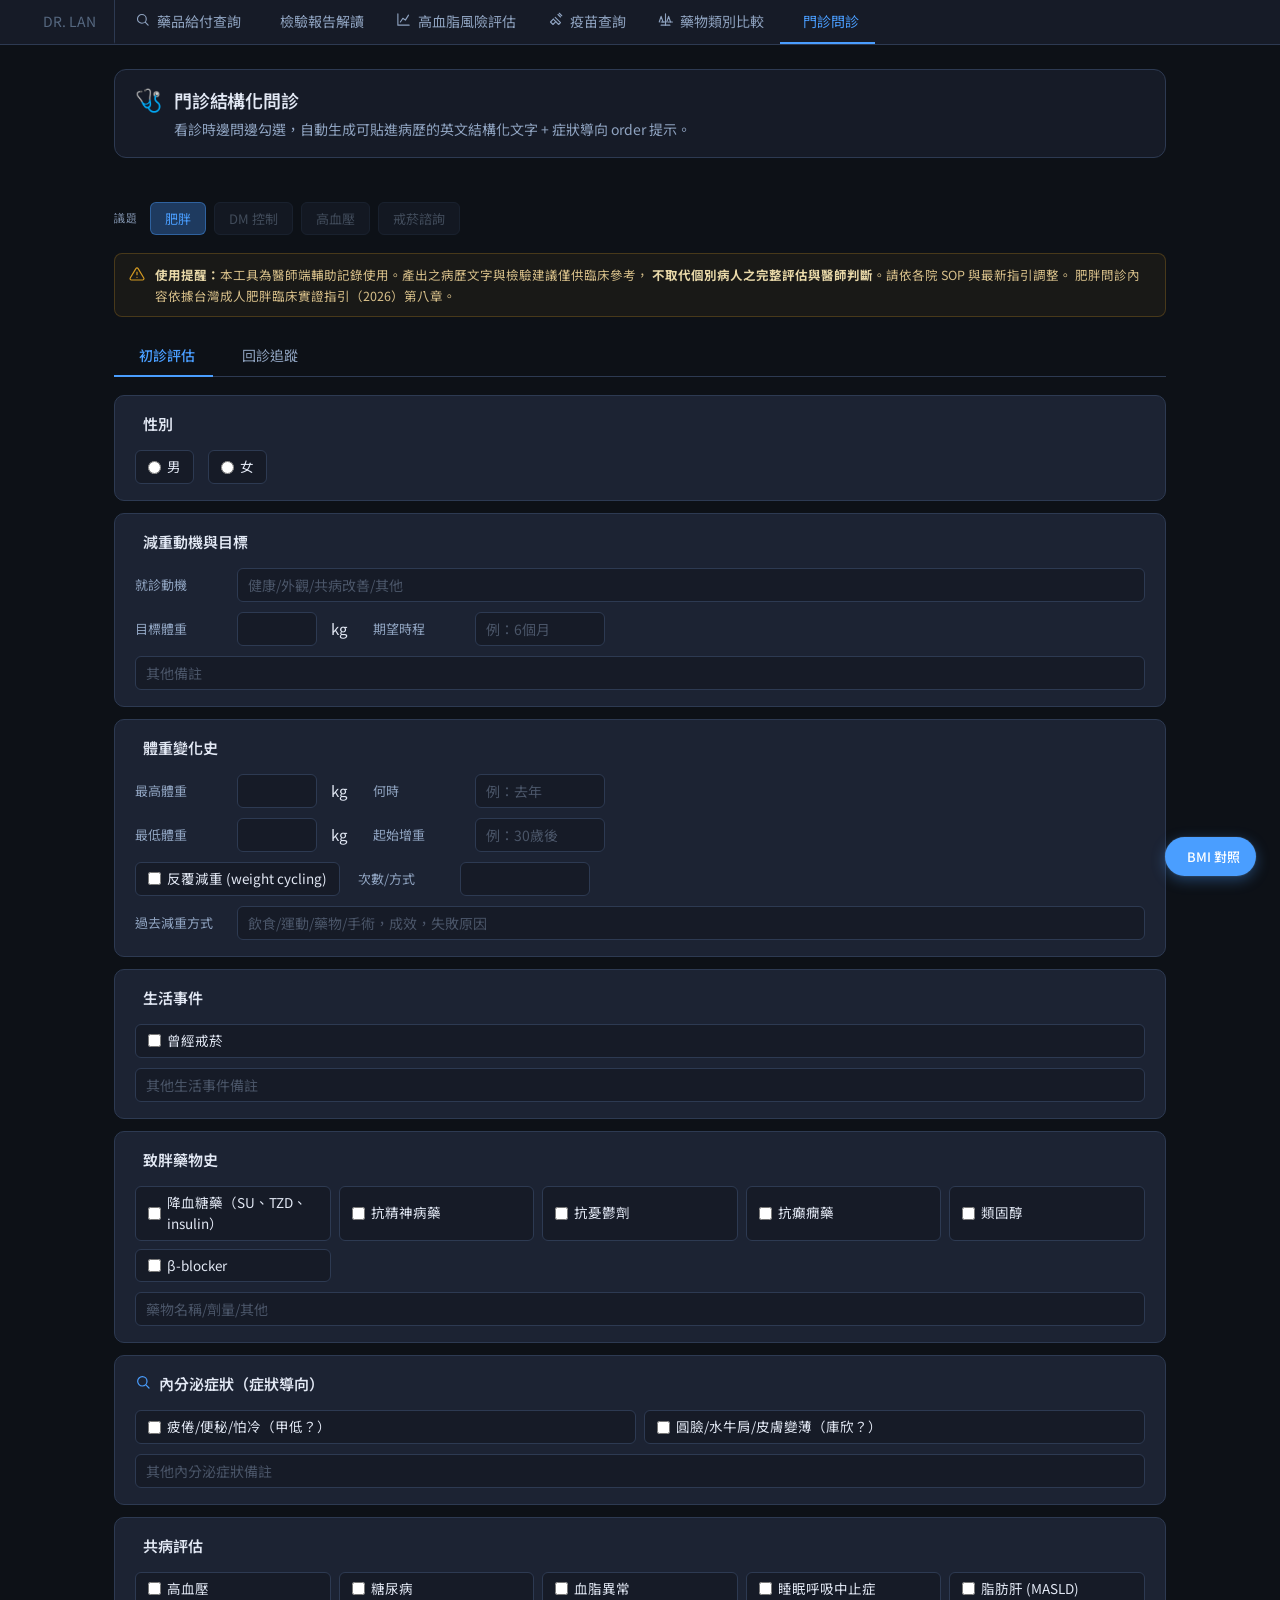
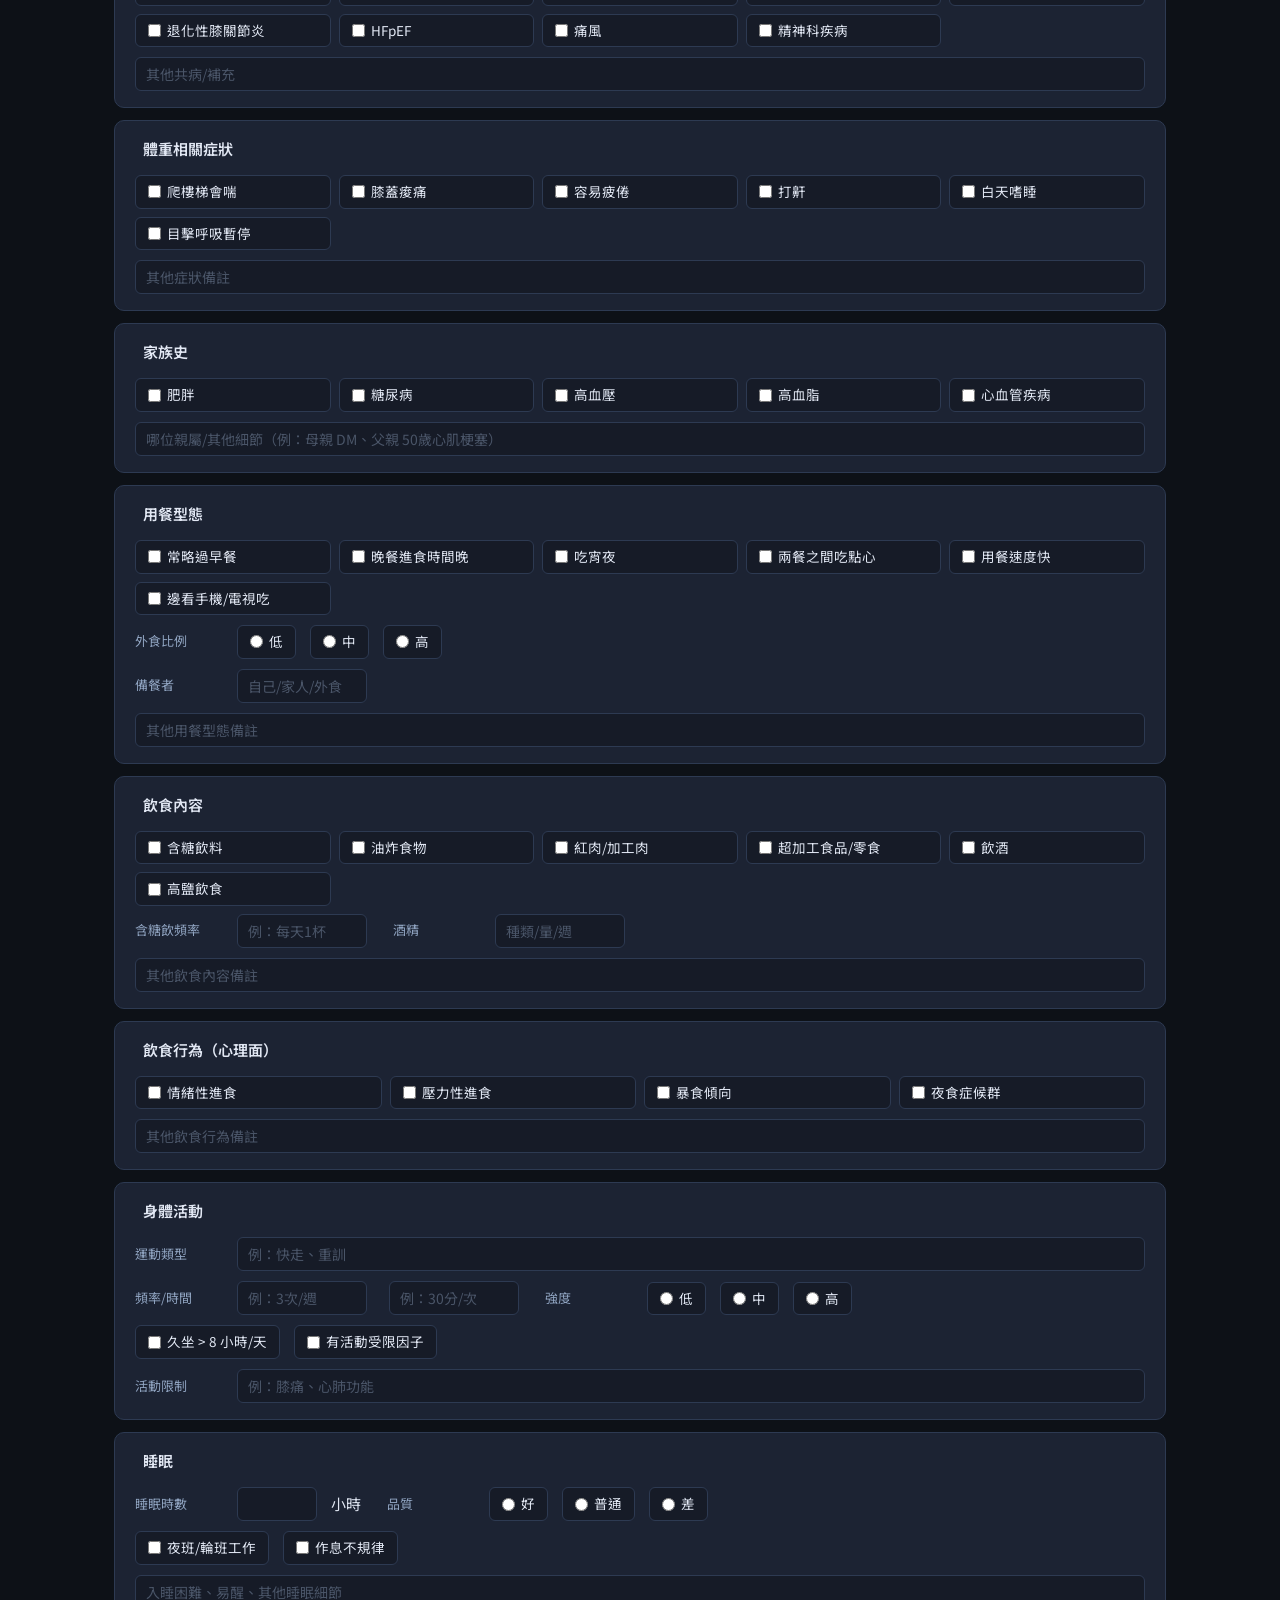
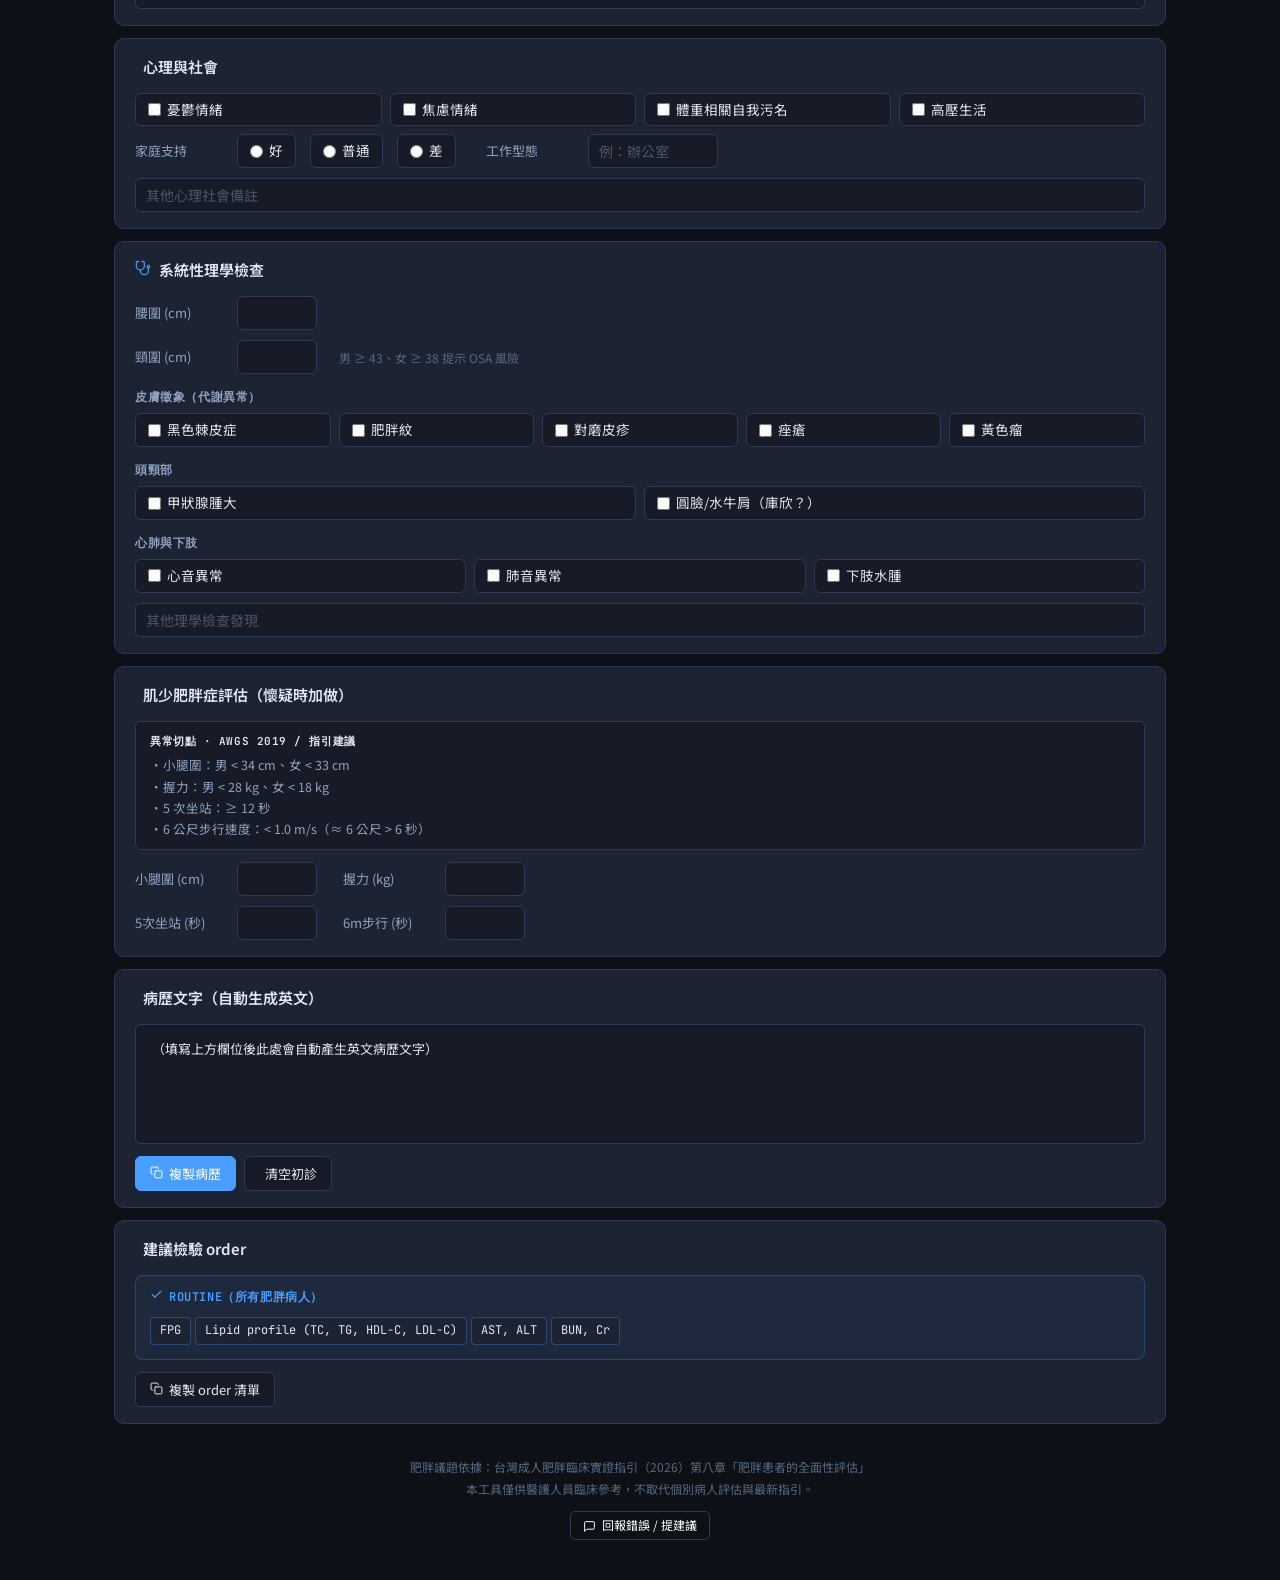
<file: obesity.html>
<!DOCTYPE html>
<html lang="zh-TW">
<head>
<meta charset="UTF-8">
<meta name="viewport" content="width=device-width, initial-scale=1.0">
<title>門診問診工具 · DR. LAN's Toolbox</title>

<!-- ── SEO ── -->
<meta name="description" content="門診結構化問診工具：目前支援肥胖議題，依台灣成人肥胖臨床實證指引（2026）整合病史、共病、飲食、生活型態、理學檢查與肌少肥胖評估；自動生成英文病歷文字與症狀導向檢驗 order。">
<meta name="keywords" content="門診問診,結構化病歷,肥胖,減重,GLP-1,肌少肥胖,中心性肥胖,SOAP,DR. LAN">
<meta name="author" content="DR. LAN">
<meta name="robots" content="index, follow">
<link rel="canonical" href="https://fmdrlan.github.io/obesity.html">

<!-- ── Open Graph ── -->
<meta property="og:type" content="website">
<meta property="og:title" content="門診問診工具 · DR. LAN's Toolbox">
<meta property="og:description" content="結構化問診 + 自動英文病歷文字 + 症狀導向 order 提示。目前支援肥胖議題。">
<meta property="og:url" content="https://fmdrlan.github.io/obesity.html">
<meta property="og:locale" content="zh_TW">

<!-- ── Favicon ── -->
<link rel="icon" type="image/png" sizes="32x32" href="assets/favicon-32.png">
<link rel="icon" type="image/png" sizes="16x16" href="assets/favicon-16.png">
<link rel="apple-touch-icon" sizes="180x180" href="assets/apple-touch-icon.png">
<link rel="shortcut icon" href="assets/favicon.ico">

<link rel="stylesheet" href="assets/shared.css">
<script src="assets/icons.js"></script>

<style>
  @import url('https://fonts.googleapis.com/css2?family=Noto+Sans+TC:wght@300;400;500;600;700&family=JetBrains+Mono:wght@400;500;600&display=swap');

  :root {
    --bg: #0d1117;
    --bg2: #161b27;
    --surface: #1c2333;
    --surface2: #222c3d;
    --border: #2d3a52;
    --border-strong: #3d4f6e;
    --text: #e2e8f4;
    --text-muted: #8fa3c0;
    --text-light: #566880;
    --text-dim: #4a5568;
    --accent: #4a9eff;
    --accent-dim: #1e3a5f;
    --accent-glow: rgba(74,158,255,0.15);
    --green: #3fb950;
    --green-bg: rgba(63,185,80,0.1);
    --yellow: #d29922;
    --yellow-bg: rgba(210,153,34,0.1);
    --red: #f85149;
    --red-bg: rgba(248,81,73,0.1);
  }

  * { box-sizing: border-box; margin: 0; padding: 0; }

  body {
    font-family: 'Noto Sans TC', sans-serif;
    background: var(--bg);
    color: var(--text);
    min-height: 100vh;
    font-size: 15px;
    line-height: 1.6;
  }

  /* tabs-bar 樣式由 assets/shared.css 提供 */

  /* ── Page header ── */
  .page-header {
    max-width: 1100px;
    margin: 0 auto;
    padding: 24px 24px 0;
  }
  .page-title {
    font-size: 22px;
    font-weight: 700;
    margin-bottom: 4px;
  }
  .page-sub {
    font-size: 13px;
    color: var(--text-muted);
    margin-bottom: 18px;
  }

  /* ── Topic selector（議題切換，未來擴充用） ── */
  .topic-selector {
    display: flex;
    align-items: center;
    gap: 8px;
    margin-bottom: 18px;
    flex-wrap: wrap;
  }
  .topic-label {
    font-family: 'JetBrains Mono', monospace;
    font-size: 11px;
    color: var(--text-muted);
    text-transform: uppercase;
    letter-spacing: 0.08em;
    margin-right: 4px;
  }
  .topic-btn {
    padding: 6px 14px;
    background: var(--surface);
    border: 1px solid var(--border);
    border-radius: 6px;
    color: var(--text-muted);
    font-family: inherit;
    font-size: 13px;
    cursor: pointer;
    transition: all 0.15s;
  }
  .topic-btn.active {
    background: var(--accent-dim);
    color: var(--accent);
    border-color: rgba(74,158,255,0.4);
  }
  .topic-btn:hover:not(.disabled):not(.active) { border-color: var(--border-strong); color: var(--text); }
  .topic-btn.disabled {
    opacity: 0.4;
    cursor: not-allowed;
  }

  /* ── BMI 對照浮動工具 ── */
  .bmi-fab {
    position: fixed;
    right: 24px;
    bottom: 24px;
    display: inline-flex;
    align-items: center;
    gap: 6px;
    padding: 10px 16px;
    background: var(--accent);
    color: #fff;
    border: none;
    border-radius: 999px;
    font-family: inherit;
    font-size: 13px;
    font-weight: 500;
    cursor: pointer;
    box-shadow: 0 4px 14px rgba(74,158,255,0.35), 0 0 0 1px rgba(255,255,255,0.06);
    z-index: 50;
    transition: transform 0.15s, box-shadow 0.15s;
  }
  .bmi-fab:hover {
    transform: translateY(-1px);
    box-shadow: 0 6px 18px rgba(74,158,255,0.45);
  }
  .bmi-fab svg { width: 14px; height: 14px; stroke-width: 2; }

  .bmi-modal-backdrop {
    position: fixed; inset: 0;
    background: rgba(13,17,23,0.7);
    backdrop-filter: blur(2px);
    z-index: 100;
    display: none;
    align-items: flex-start;
    justify-content: center;
    padding: 60px 20px 20px;
    overflow-y: auto;
  }
  .bmi-modal-backdrop.open { display: flex; }
  .bmi-modal {
    background: var(--surface);
    border: 1px solid var(--border);
    border-radius: 12px;
    width: 100%;
    max-width: 480px;
    box-shadow: 0 20px 60px rgba(0,0,0,0.5);
    overflow: hidden;
  }
  .bmi-modal-header {
    display: flex;
    align-items: center;
    justify-content: space-between;
    padding: 16px 20px;
    border-bottom: 1px solid var(--border);
    background: var(--bg2);
  }
  .bmi-modal-title {
    font-size: 15px;
    font-weight: 600;
    display: flex;
    align-items: center;
    gap: 8px;
  }
  .bmi-modal-title svg { width: 16px; height: 16px; color: var(--accent); stroke-width: 1.8; }
  .bmi-close-btn {
    background: transparent;
    border: none;
    color: var(--text-muted);
    cursor: pointer;
    padding: 4px;
    display: flex;
    border-radius: 4px;
    transition: all 0.12s;
  }
  .bmi-close-btn:hover { background: var(--bg2); color: var(--text); }
  .bmi-close-btn svg { width: 16px; height: 16px; stroke-width: 2; }

  .bmi-modal-body {
    padding: 18px 20px;
  }
  .bmi-input-row {
    display: flex;
    gap: 12px;
    margin-bottom: 14px;
    flex-wrap: wrap;
  }
  .bmi-input-row .field {
    flex: 1;
    min-width: 140px;
  }
  .bmi-input-row label {
    display: block;
    font-size: 12px;
    color: var(--text-muted);
    margin-bottom: 4px;
  }
  .bmi-input-row input {
    width: 100%;
    padding: 7px 10px;
    border: 1px solid var(--border);
    border-radius: 6px;
    background: var(--bg2);
    color: var(--text);
    font-family: inherit;
    font-size: 14px;
  }
  .bmi-input-row input:focus { outline: none; border-color: var(--accent); }

  .bmi-current-bmi {
    background: var(--bg2);
    border: 1px solid var(--border);
    border-radius: 8px;
    padding: 10px 14px;
    margin-bottom: 14px;
    display: flex;
    align-items: center;
    justify-content: space-between;
    font-size: 13px;
  }
  .bmi-current-bmi.empty { color: var(--text-dim); justify-content: center; }
  .bmi-current-bmi .bmi-val {
    font-family: 'JetBrains Mono', monospace;
    font-size: 18px;
    font-weight: 600;
    color: var(--accent);
  }
  .bmi-current-bmi .bmi-cat {
    font-size: 12px;
    color: var(--text-muted);
    padding: 3px 9px;
    border-radius: 4px;
    background: var(--surface2);
  }

  .bmi-table {
    width: 100%;
    border-collapse: collapse;
    font-size: 13px;
  }
  .bmi-table th, .bmi-table td {
    padding: 7px 10px;
    text-align: left;
    border-bottom: 1px solid var(--border);
  }
  .bmi-table th {
    font-size: 11px;
    color: var(--text-muted);
    font-weight: 600;
    text-transform: uppercase;
    letter-spacing: 0.05em;
    background: var(--bg2);
  }
  .bmi-table td {
    color: var(--text);
  }
  .bmi-table td.cat {
    font-size: 12px;
    color: var(--text-muted);
  }
  .bmi-table td.bmi-num {
    font-family: 'JetBrains Mono', monospace;
    font-weight: 600;
  }
  .bmi-table td.wt-num {
    font-family: 'JetBrains Mono', monospace;
  }
  .bmi-table tr.current-cat td {
    background: var(--accent-dim);
    color: var(--accent);
  }
  .bmi-table tr.current-cat td.cat {
    color: var(--accent);
    font-weight: 600;
  }

  .bmi-diff-row {
    margin-top: 12px;
    padding: 10px 14px;
    background: rgba(63,185,80,0.06);
    border: 1px solid rgba(63,185,80,0.25);
    border-radius: 6px;
    font-size: 13px;
    color: #b3d8b8;
    display: none;
  }
  .bmi-diff-row.show { display: block; }
  .bmi-diff-row strong { color: var(--green); font-family: 'JetBrains Mono', monospace; }

  .bmi-modal-foot {
    padding: 10px 20px 14px;
    font-size: 11px;
    color: var(--text-dim);
    border-top: 1px solid var(--border);
    background: var(--bg2);
    line-height: 1.6;
  }

  /* ── Mode tabs（初診 / 回診） ── */
  .mode-bar {
    display: flex;
    gap: 4px;
    margin-bottom: 18px;
    border-bottom: 1px solid var(--border);
  }
  .mode-tab {
    padding: 10px 18px;
    font-size: 14px;
    cursor: pointer;
    border: none;
    background: transparent;
    color: var(--text-muted);
    border-bottom: 2px solid transparent;
    margin-bottom: -1px;
    font-family: inherit;
    display: inline-flex;
    align-items: center;
    gap: 7px;
    transition: color 0.15s;
  }
  .mode-tab svg { width: 14px; height: 14px; stroke-width: 1.8; }
  .mode-tab:hover { color: var(--text); }
  .mode-tab.active {
    color: var(--accent);
    border-bottom-color: var(--accent);
    font-weight: 500;
  }
  .mode-pane { display: none; }
  .mode-pane.active { display: block; }

  /* ── Container ── */
  .form-wrap {
    max-width: 1100px;
    margin: 0 auto;
    padding: 0 24px 40px;
  }

  /* ── Section card ── */
  .sec {
    background: var(--surface);
    border: 1px solid var(--border);
    border-radius: 10px;
    padding: 16px 20px;
    margin-bottom: 12px;
  }
  .sec h3 {
    margin: 0 0 14px;
    font-size: 15px;
    font-weight: 600;
    display: flex;
    align-items: center;
    gap: 8px;
    color: var(--text);
  }
  .sec h3 svg { width: 16px; height: 16px; stroke-width: 1.8; color: var(--accent); }
  .sec h3 .copy-feedback { margin-left: auto; }

  /* ── Form rows ── */
  .row {
    display: flex;
    flex-wrap: wrap;
    gap: 8px 14px;
    margin-bottom: 10px;
    align-items: center;
  }
  .row:last-child { margin-bottom: 0; }
  .field-label {
    font-size: 13px;
    color: var(--text-muted);
    min-width: 88px;
  }

  /* ── Checkbox / radio pills ── */
  .chk {
    display: inline-flex;
    align-items: center;
    gap: 6px;
    font-size: 13.5px;
    cursor: pointer;
    padding: 5px 12px;
    border: 1px solid var(--border);
    border-radius: 6px;
    user-select: none;
    background: var(--bg2);
    color: var(--text);
    transition: all 0.12s;
  }
  .chk input { margin: 0; cursor: pointer; accent-color: var(--accent); }
  .chk:hover { border-color: var(--border-strong); }
  .chk.active {
    background: var(--accent-dim);
    border-color: rgba(74,158,255,0.5);
    color: var(--accent);
  }

  /* ── Grid for checkbox groups ── */
  .subgrid {
    display: grid;
    grid-template-columns: repeat(auto-fit, minmax(180px, 1fr));
    gap: 8px;
  }

  /* ── Inputs ── */
  input[type="text"], input[type="number"] {
    font-size: 14px;
    padding: 6px 10px;
    border: 1px solid var(--border);
    border-radius: 6px;
    font-family: inherit;
    background: var(--bg2);
    color: var(--text);
    transition: border-color 0.12s;
  }
  input[type="text"]::placeholder, input[type="number"]::placeholder {
    color: var(--text-dim);
  }
  input[type="text"]:focus, input[type="number"]:focus {
    outline: none;
    border-color: var(--accent);
  }
  .numin { width: 80px; }
  .smallin { width: 130px; }
  .txtin { width: 100%; }
  .note-input-row { margin-top: 10px; }
  .note-input-row input { width: 100%; }
  .subheader {
    font-size: 12px;
    color: var(--text-muted);
    margin: 14px 0 6px;
    font-weight: 600;
    font-family: 'JetBrains Mono', monospace;
    text-transform: uppercase;
    letter-spacing: 0.05em;
  }
  .subheader:first-child { margin-top: 0; }

  /* ── Hint text ── */
  .note-hint {
    font-size: 12px;
    color: var(--text-light);
  }
  .note-hint.warn { color: var(--yellow); }

  /* ── Criteria reference box ── */
  .criteria-box {
    background: var(--bg2);
    border: 1px solid var(--border);
    border-radius: 6px;
    padding: 10px 14px;
    font-size: 12.5px;
    color: var(--text-muted);
    margin-bottom: 12px;
    line-height: 1.7;
  }
  .criteria-box strong {
    color: var(--text);
    font-weight: 600;
    font-family: 'JetBrains Mono', monospace;
    font-size: 11px;
    text-transform: uppercase;
    letter-spacing: 0.05em;
    display: block;
    margin-bottom: 4px;
  }

  /* ── Output box（病歷文字） ── */
  .output {
    background: var(--bg2);
    border: 1px solid var(--border);
    border-radius: 6px;
    padding: 14px 16px;
    font-family: 'JetBrains Mono', 'Noto Sans TC', monospace;
    font-size: 13px;
    white-space: pre-wrap;
    line-height: 1.75;
    min-height: 120px;
    max-height: 450px;
    overflow-y: auto;
    color: var(--text);
  }

  /* ── Order card ── */
  .order-card {
    background: rgba(74,158,255,0.05);
    border: 1px solid rgba(74,158,255,0.25);
    border-radius: 8px;
    padding: 12px 14px;
    margin-top: 10px;
  }
  .order-card .order-title {
    font-size: 12px;
    font-weight: 600;
    color: var(--accent);
    margin-bottom: 8px;
    display: flex;
    align-items: center;
    gap: 6px;
    font-family: 'JetBrains Mono', monospace;
    text-transform: uppercase;
    letter-spacing: 0.05em;
  }
  .order-card .order-title svg { width: 13px; height: 13px; stroke-width: 2; }
  .order-list { font-size: 13px; color: var(--text); line-height: 1.8; }
  .order-list .pill {
    display: inline-block;
    background: var(--surface);
    border: 1px solid rgba(74,158,255,0.3);
    border-radius: 4px;
    padding: 2px 9px;
    margin: 2px 4px 2px 0;
    font-size: 12px;
    font-family: 'JetBrains Mono', monospace;
    color: var(--text);
  }
  .order-reason {
    color: var(--text-muted);
    font-size: 12px;
    margin-left: 4px;
  }

  /* ── Buttons ── */
  .btnbar {
    display: flex;
    gap: 8px;
    margin-top: 12px;
    flex-wrap: wrap;
  }
  button.act-btn {
    font-family: inherit;
    font-size: 13px;
    padding: 7px 14px;
    border-radius: 6px;
    border: 1px solid var(--border);
    background: var(--bg2);
    color: var(--text);
    cursor: pointer;
    display: inline-flex;
    align-items: center;
    gap: 6px;
    transition: all 0.12s;
  }
  button.act-btn:hover {
    border-color: var(--border-strong);
    background: var(--surface2);
  }
  button.act-btn.btn-primary {
    background: var(--accent);
    color: #fff;
    border-color: var(--accent);
  }
  button.act-btn.btn-primary:hover {
    background: #5fa8ff;
    border-color: #5fa8ff;
  }
  button.act-btn svg { width: 13px; height: 13px; stroke-width: 1.8; }

  .copy-feedback {
    font-size: 11px;
    color: var(--green);
    opacity: 0;
    transition: opacity 0.2s;
    font-family: 'JetBrains Mono', monospace;
    text-transform: uppercase;
    letter-spacing: 0.05em;
  }
  .copy-feedback.show { opacity: 1; }

  /* ── Disclaimer ── */
  .disclaimer-banner {
    background: rgba(210,153,34,0.06);
    border: 1px solid rgba(210,153,34,0.25);
    border-radius: 8px;
    padding: 10px 14px;
    margin-bottom: 18px;
    font-size: 12.5px;
    color: #d8c08a;
    display: flex;
    gap: 10px;
    align-items: flex-start;
    line-height: 1.7;
  }
  .disclaimer-banner svg {
    width: 16px; height: 16px;
    flex-shrink: 0;
    color: var(--yellow);
    margin-top: 2px;
    stroke-width: 1.8;
  }
  .disclaimer-banner strong { color: #e8d8a8; }

  /* ── Footer ── */
  .obesity-footer {
    margin-top: 32px;
    font-size: 12px;
    color: var(--text-light);
    text-align: center;
    line-height: 1.8;
  }

  /* sr-only for accessibility */
  .sr-only {
    position: absolute;
    width: 1px; height: 1px;
    padding: 0; margin: -1px;
    overflow: hidden;
    clip: rect(0,0,0,0);
    white-space: nowrap;
    border: 0;
  }

  @media (max-width: 600px) {
    .page-header, .form-wrap { padding-left: 16px; padding-right: 16px; }
    .subgrid { grid-template-columns: 1fr 1fr; }
    .field-label { min-width: 70px; }
  }
</style>
</head>
<body>

<nav class="tabs-bar" aria-label="主選單">
  <a class="tab-link tab-home" href="index.html"><span class="ti" data-icon="home"></span>DR. LAN</a>
  <a class="tab-link" href="drugs.html"><span class="ti" data-icon="search"></span>藥品給付查詢</a>
  <a class="tab-link" href="lab.html"><span class="ti" data-icon="flask"></span>檢驗報告解讀</a>
  <a class="tab-link" href="lipid.html"><span class="ti" data-icon="chart"></span>高血脂風險評估</a>
  <a class="tab-link" href="vaccine.html"><span class="ti" data-icon="syringe"></span>疫苗查詢</a>
  <a class="tab-link" href="compare.html"><span class="ti" data-icon="scale"></span>藥物類別比較</a>
  <a class="tab-link active" href="obesity.html"><span class="ti" data-icon="weight"></span>門診問診</a>
</nav>

<div class="page-header" style="padding-bottom:0">
  <div class="page-intro">
    <span class="icon">🩺</span>
    <div>
      <h1>門診結構化問診</h1>
      <p>看診時邊問邊勾選，自動生成可貼進病歷的英文結構化文字 + 症狀導向 order 提示。</p>
    </div>
  </div>
</div>

<div class="page-header">
  <div class="topic-selector" aria-label="問診議題">
    <span class="topic-label">議題</span>
    <button class="topic-btn active" data-topic="obesity">肥胖</button>
    <button class="topic-btn disabled" disabled title="待加入">DM 控制</button>
    <button class="topic-btn disabled" disabled title="待加入">高血壓</button>
    <button class="topic-btn disabled" disabled title="待加入">戒菸諮詢</button>
  </div>

  <div class="disclaimer-banner">
    <span id="discIcon"></span>
    <div>
      <strong>使用提醒：</strong>本工具為醫師端輔助記錄使用。產出之病歷文字與檢驗建議僅供臨床參考，
      <strong>不取代個別病人之完整評估與醫師判斷</strong>。請依各院 SOP 與最新指引調整。
      肥胖問診內容依據台灣成人肥胖臨床實證指引（2026）第八章。
    </div>
  </div>

  <div class="mode-bar" role="tablist">
    <button class="mode-tab active" data-mode="intake" role="tab"><span id="iconIntake"></span>初診評估</button>
    <button class="mode-tab" data-mode="followup" role="tab"><span id="iconFu"></span>回診追蹤</button>
  </div>
</div>

<div class="form-wrap">

<!-- ============= 初診 ============= -->
<div class="mode-pane active" data-mode="intake">

  <div class="sec">
    <h3><span id="ic-sex"></span>性別</h3>
    <div class="row">
      <label class="chk"><input type="radio" name="sex" value="男"> 男</label>
      <label class="chk"><input type="radio" name="sex" value="女"> 女</label>
    </div>
  </div>

  <div class="sec">
    <h3><span id="ic-goal"></span>減重動機與目標</h3>
    <div class="row">
      <label class="field-label">就診動機</label>
      <input type="text" class="txtin" id="motivation" placeholder="健康/外觀/共病改善/其他" style="flex:1;">
    </div>
    <div class="row">
      <label class="field-label">目標體重</label>
      <input type="number" class="numin" id="goal-wt" step="0.1"> kg
      <label class="field-label" style="margin-left: 12px;">期望時程</label>
      <input type="text" class="smallin" id="goal-time" placeholder="例：6個月">
    </div>
    <div class="note-input-row">
      <input type="text" id="goal-note" placeholder="其他備註">
    </div>
  </div>

  <div class="sec">
    <h3><span id="ic-history"></span>體重變化史</h3>
    <div class="row">
      <label class="field-label">最高體重</label>
      <input type="number" class="numin" id="max-wt" step="0.1"> kg
      <label class="field-label" style="margin-left: 12px;">何時</label>
      <input type="text" class="smallin" id="max-wt-when" placeholder="例：去年">
    </div>
    <div class="row">
      <label class="field-label">最低體重</label>
      <input type="number" class="numin" id="min-wt" step="0.1"> kg
      <label class="field-label" style="margin-left: 12px;">起始增重</label>
      <input type="text" class="smallin" id="onset" placeholder="例：30歲後">
    </div>
    <div class="row">
      <label class="chk"><input type="checkbox" id="weight-cycling"> 反覆減重 (weight cycling)</label>
      <label class="field-label" style="margin-left: 4px;">次數/方式</label>
      <input type="text" class="smallin" id="cycling-times" placeholder="">
    </div>
    <div class="row">
      <label class="field-label">過去減重方式</label>
      <input type="text" class="txtin" id="prev-method" placeholder="飲食/運動/藥物/手術，成效，失敗原因" style="flex:1; min-width: 240px;">
    </div>
  </div>

  <div class="sec">
    <h3><span id="ic-events"></span>生活事件</h3>
    <div class="subgrid">
      <label class="chk"><input type="checkbox" data-flag="quit-smoke"> 曾經戒菸</label>
      <label class="chk female-only"><input type="checkbox" data-flag="preg-gain"> 懷孕期間增重過多</label>
      <label class="chk female-only"><input type="checkbox" data-flag="menstrual"> 月經不規則</label>
      <label class="chk female-only"><input type="checkbox" data-flag="post-meno"> 停經後體重增加</label>
    </div>
    <div class="note-input-row">
      <input type="text" id="event-note" placeholder="其他生活事件備註">
    </div>
  </div>

  <div class="sec">
    <h3><span id="ic-meds"></span>致胖藥物史</h3>
    <div class="subgrid">
      <label class="chk"><input type="checkbox" data-flag="med-dm"> 降血糖藥（SU、TZD、insulin）</label>
      <label class="chk"><input type="checkbox" data-flag="med-antipsych"> 抗精神病藥</label>
      <label class="chk"><input type="checkbox" data-flag="med-antidep"> 抗憂鬱劑</label>
      <label class="chk"><input type="checkbox" data-flag="med-antiep"> 抗癲癇藥</label>
      <label class="chk"><input type="checkbox" data-flag="med-steroid"> 類固醇</label>
      <label class="chk"><input type="checkbox" data-flag="med-bb"> β-blocker</label>
    </div>
    <div class="note-input-row">
      <input type="text" id="med-detail" placeholder="藥物名稱/劑量/其他">
    </div>
  </div>

  <div class="sec">
    <h3><span id="ic-endo"></span>內分泌症狀（症狀導向）</h3>
    <div class="subgrid">
      <label class="chk"><input type="checkbox" data-flag="sx-thyroid"> 疲倦/便秘/怕冷（甲低？）</label>
      <label class="chk"><input type="checkbox" data-flag="sx-cushing"> 圓臉/水牛肩/皮膚變薄（庫欣？）</label>
      <label class="chk female-only"><input type="checkbox" data-flag="sx-pcos"> 多毛/月經失調/痤瘡（PCOS？）</label>
      <label class="chk male-only"><input type="checkbox" data-flag="sx-hypogonad"> 性慾下降/疲倦/肌力減弱（低睪固酮？）</label>
    </div>
    <div class="note-input-row">
      <input type="text" id="endo-note" placeholder="其他內分泌症狀備註">
    </div>
  </div>

  <div class="sec">
    <h3><span id="ic-cm"></span>共病評估</h3>
    <div class="subgrid">
      <label class="chk"><input type="checkbox" data-flag="cm-htn"> 高血壓</label>
      <label class="chk"><input type="checkbox" data-flag="cm-dm"> 糖尿病</label>
      <label class="chk"><input type="checkbox" data-flag="cm-dl"> 血脂異常</label>
      <label class="chk"><input type="checkbox" data-flag="cm-osa"> 睡眠呼吸中止症</label>
      <label class="chk"><input type="checkbox" data-flag="cm-masld"> 脂肪肝 (MASLD)</label>
      <label class="chk"><input type="checkbox" data-flag="cm-knee"> 退化性膝關節炎</label>
      <label class="chk"><input type="checkbox" data-flag="cm-hfpef"> HFpEF</label>
      <label class="chk"><input type="checkbox" data-flag="cm-gout"> 痛風</label>
      <label class="chk"><input type="checkbox" data-flag="cm-psy"> 精神科疾病</label>
    </div>
    <div class="note-input-row">
      <input type="text" id="cm-note" placeholder="其他共病/補充">
    </div>
  </div>

  <div class="sec">
    <h3><span id="ic-sym"></span>體重相關症狀</h3>
    <div class="subgrid">
      <label class="chk"><input type="checkbox" data-flag="sym-dyspnea"> 爬樓梯會喘</label>
      <label class="chk"><input type="checkbox" data-flag="sym-knee"> 膝蓋痠痛</label>
      <label class="chk"><input type="checkbox" data-flag="sym-fatigue"> 容易疲倦</label>
      <label class="chk"><input type="checkbox" data-flag="sym-snore"> 打鼾</label>
      <label class="chk"><input type="checkbox" data-flag="sym-sleepy"> 白天嗜睡</label>
      <label class="chk"><input type="checkbox" data-flag="sym-apnea"> 目擊呼吸暫停</label>
    </div>
    <div class="note-input-row">
      <input type="text" id="sym-note" placeholder="其他症狀備註">
    </div>
  </div>

  <div class="sec">
    <h3><span id="ic-fh"></span>家族史</h3>
    <div class="subgrid">
      <label class="chk"><input type="checkbox" data-flag="fh-obesity"> 肥胖</label>
      <label class="chk"><input type="checkbox" data-flag="fh-dm"> 糖尿病</label>
      <label class="chk"><input type="checkbox" data-flag="fh-htn"> 高血壓</label>
      <label class="chk"><input type="checkbox" data-flag="fh-dl"> 高血脂</label>
      <label class="chk"><input type="checkbox" data-flag="fh-cv"> 心血管疾病</label>
    </div>
    <div class="note-input-row">
      <input type="text" id="fh-note" placeholder="哪位親屬/其他細節（例：母親 DM、父親 50歲心肌梗塞）">
    </div>
  </div>

  <div class="sec">
    <h3><span id="ic-pattern"></span>用餐型態</h3>
    <div class="subgrid">
      <label class="chk"><input type="checkbox" data-flag="diet-skip-bf"> 常略過早餐</label>
      <label class="chk"><input type="checkbox" data-flag="diet-late-dinner"> 晚餐進食時間晚</label>
      <label class="chk"><input type="checkbox" data-flag="diet-night-eat"> 吃宵夜</label>
      <label class="chk"><input type="checkbox" data-flag="diet-snack"> 兩餐之間吃點心</label>
      <label class="chk"><input type="checkbox" data-flag="diet-fast-eat"> 用餐速度快</label>
      <label class="chk"><input type="checkbox" data-flag="diet-distract"> 邊看手機/電視吃</label>
    </div>
    <div class="row" style="margin-top:10px;">
      <label class="field-label">外食比例</label>
      <label class="chk"><input type="radio" name="eat-out" value="低（<30%）"> 低</label>
      <label class="chk"><input type="radio" name="eat-out" value="中（30–70%）"> 中</label>
      <label class="chk"><input type="radio" name="eat-out" value="高（>70%）"> 高</label>
    </div>
    <div class="row">
      <label class="field-label">備餐者</label>
      <input type="text" class="smallin" id="cook-person" placeholder="自己/家人/外食">
    </div>
    <div class="note-input-row">
      <input type="text" id="pattern-note" placeholder="其他用餐型態備註">
    </div>
  </div>

  <div class="sec">
    <h3><span id="ic-content"></span>飲食內容</h3>
    <div class="subgrid">
      <label class="chk"><input type="checkbox" data-flag="diet-sugary"> 含糖飲料</label>
      <label class="chk"><input type="checkbox" data-flag="diet-fried"> 油炸食物</label>
      <label class="chk"><input type="checkbox" data-flag="diet-redmeat"> 紅肉/加工肉</label>
      <label class="chk"><input type="checkbox" data-flag="diet-upf"> 超加工食品/零食</label>
      <label class="chk"><input type="checkbox" data-flag="diet-alcohol"> 飲酒</label>
      <label class="chk"><input type="checkbox" data-flag="diet-highsalt"> 高鹽飲食</label>
    </div>
    <div class="row" style="margin-top:8px;">
      <label class="field-label">含糖飲頻率</label>
      <input type="text" class="smallin" id="sugary-freq" placeholder="例：每天1杯">
      <label class="field-label" style="margin-left: 12px;">酒精</label>
      <input type="text" class="smallin" id="alc-amount" placeholder="種類/量/週">
    </div>
    <div class="note-input-row">
      <input type="text" id="content-note" placeholder="其他飲食內容備註">
    </div>
  </div>

  <div class="sec">
    <h3><span id="ic-beh"></span>飲食行為（心理面）</h3>
    <div class="subgrid">
      <label class="chk"><input type="checkbox" data-flag="diet-emo"> 情緒性進食</label>
      <label class="chk"><input type="checkbox" data-flag="diet-stress"> 壓力性進食</label>
      <label class="chk"><input type="checkbox" data-flag="diet-binge"> 暴食傾向</label>
      <label class="chk"><input type="checkbox" data-flag="diet-night-syn"> 夜食症候群</label>
    </div>
    <div class="note-input-row">
      <input type="text" id="beh-note" placeholder="其他飲食行為備註">
    </div>
  </div>

  <div class="sec">
    <h3><span id="ic-act"></span>身體活動</h3>
    <div class="row">
      <label class="field-label">運動類型</label>
      <input type="text" class="txtin" id="exercise-type" placeholder="例：快走、重訓" style="flex:1;">
    </div>
    <div class="row">
      <label class="field-label">頻率/時間</label>
      <input type="text" class="smallin" id="exercise-freq" placeholder="例：3次/週">
      <input type="text" class="smallin" id="exercise-dur" placeholder="例：30分/次" style="margin-left: 8px;">
      <label class="field-label" style="margin-left: 12px;">強度</label>
      <label class="chk"><input type="radio" name="intensity" value="低"> 低</label>
      <label class="chk"><input type="radio" name="intensity" value="中"> 中</label>
      <label class="chk"><input type="radio" name="intensity" value="高"> 高</label>
    </div>
    <div class="row">
      <label class="chk"><input type="checkbox" data-flag="ls-sedentary"> 久坐 &gt; 8 小時/天</label>
      <label class="chk"><input type="checkbox" data-flag="ls-act-limit"> 有活動受限因子</label>
    </div>
    <div class="row">
      <label class="field-label">活動限制</label>
      <input type="text" class="txtin" id="act-limit-detail" placeholder="例：膝痛、心肺功能" style="flex:1;">
    </div>
  </div>

  <div class="sec">
    <h3><span id="ic-sleep"></span>睡眠</h3>
    <div class="row">
      <label class="field-label">睡眠時數</label>
      <input type="number" class="numin" id="sleep-hr" step="0.5"> 小時
      <label class="field-label" style="margin-left: 12px;">品質</label>
      <label class="chk"><input type="radio" name="sleep-q" value="好"> 好</label>
      <label class="chk"><input type="radio" name="sleep-q" value="普通"> 普通</label>
      <label class="chk"><input type="radio" name="sleep-q" value="差"> 差</label>
    </div>
    <div class="row">
      <label class="chk"><input type="checkbox" data-flag="ls-shift"> 夜班/輪班工作</label>
      <label class="chk"><input type="checkbox" data-flag="ls-irreg"> 作息不規律</label>
    </div>
    <div class="note-input-row">
      <input type="text" id="sleep-note" placeholder="入睡困難、易醒、其他睡眠細節">
    </div>
  </div>

  <div class="sec">
    <h3><span id="ic-psy"></span>心理與社會</h3>
    <div class="subgrid">
      <label class="chk"><input type="checkbox" data-flag="psy-depress"> 憂鬱情緒</label>
      <label class="chk"><input type="checkbox" data-flag="psy-anxiety"> 焦慮情緒</label>
      <label class="chk"><input type="checkbox" data-flag="psy-stigma"> 體重相關自我污名</label>
      <label class="chk"><input type="checkbox" data-flag="psy-stress"> 高壓生活</label>
    </div>
    <div class="row" style="margin-top: 8px;">
      <label class="field-label">家庭支持</label>
      <label class="chk"><input type="radio" name="support" value="好"> 好</label>
      <label class="chk"><input type="radio" name="support" value="普通"> 普通</label>
      <label class="chk"><input type="radio" name="support" value="差"> 差</label>
      <label class="field-label" style="margin-left: 16px;">工作型態</label>
      <input type="text" class="smallin" id="work-type" placeholder="例：辦公室">
    </div>
    <div class="note-input-row">
      <input type="text" id="psy-note" placeholder="其他心理社會備註">
    </div>
  </div>

  <div class="sec">
    <h3><span id="ic-pe"></span>系統性理學檢查</h3>
    <div class="row">
      <label class="field-label">腰圍 (cm)</label>
      <input type="number" class="numin" id="waist" step="0.1">
      <span class="note-hint" id="waist-note" style="margin-left: 8px;"></span>
    </div>
    <div class="row">
      <label class="field-label">頸圍 (cm)</label>
      <input type="number" class="numin" id="neck" step="0.1">
      <span class="note-hint" style="margin-left: 8px;">男 ≥ 43、女 ≥ 38 提示 OSA 風險</span>
    </div>

    <div class="subheader">皮膚徵象（代謝異常）</div>
    <div class="subgrid">
      <label class="chk"><input type="checkbox" data-flag="pe-acanth"> 黑色棘皮症</label>
      <label class="chk"><input type="checkbox" data-flag="pe-stria"> 肥胖紋</label>
      <label class="chk"><input type="checkbox" data-flag="pe-intertrigo"> 對磨皮疹</label>
      <label class="chk"><input type="checkbox" data-flag="pe-acne"> 痤瘡</label>
      <label class="chk female-only"><input type="checkbox" data-flag="pe-hirsut"> 多毛</label>
      <label class="chk"><input type="checkbox" data-flag="pe-xanth"> 黃色瘤</label>
    </div>
    <div class="subheader">頭頸部</div>
    <div class="subgrid">
      <label class="chk"><input type="checkbox" data-flag="pe-thyroid"> 甲狀腺腫大</label>
      <label class="chk"><input type="checkbox" data-flag="pe-mooning"> 圓臉/水牛肩（庫欣？）</label>
    </div>
    <div class="subheader">心肺與下肢</div>
    <div class="subgrid">
      <label class="chk"><input type="checkbox" data-flag="pe-heart"> 心音異常</label>
      <label class="chk"><input type="checkbox" data-flag="pe-lung"> 肺音異常</label>
      <label class="chk"><input type="checkbox" data-flag="pe-edema"> 下肢水腫</label>
    </div>
    <div class="note-input-row">
      <input type="text" id="pe-note" placeholder="其他理學檢查發現">
    </div>
  </div>

  <div class="sec">
    <h3><span id="ic-sarc"></span>肌少肥胖症評估（懷疑時加做）</h3>
    <div class="criteria-box">
      <strong>異常切點 · AWGS 2019 / 指引建議</strong>
      ・小腿圍：男 &lt; 34 cm、女 &lt; 33 cm<br>
      ・握力：男 &lt; 28 kg、女 &lt; 18 kg<br>
      ・5 次坐站：≥ 12 秒<br>
      ・6 公尺步行速度：&lt; 1.0 m/s（≈ 6 公尺 &gt; 6 秒）
    </div>
    <div class="row">
      <label class="field-label">小腿圍 (cm)</label>
      <input type="number" class="numin" id="calf" step="0.1">
      <label class="field-label" style="margin-left: 12px;">握力 (kg)</label>
      <input type="number" class="numin" id="grip" step="0.1">
    </div>
    <div class="row">
      <label class="field-label">5次坐站 (秒)</label>
      <input type="number" class="numin" id="sts" step="0.1">
      <label class="field-label" style="margin-left: 12px;">6m步行 (秒)</label>
      <input type="number" class="numin" id="walk" step="0.1">
    </div>
  </div>

  <div class="sec">
    <h3>
      <span id="ic-note"></span>病歷文字（自動生成英文）
      <span class="copy-feedback" id="copy-fb-note">已複製</span>
    </h3>
    <div class="output" id="note-output">（填寫上方欄位後此處會自動產生英文病歷文字）</div>
    <div class="btnbar">
      <button class="act-btn btn-primary" id="copy-note"><span id="ic-copy1"></span>複製病歷</button>
      <button class="act-btn" id="reset-intake"><span id="ic-reset1"></span>清空初診</button>
    </div>
  </div>

  <div class="sec">
    <h3>
      <span id="ic-order"></span>建議檢驗 order
      <span class="copy-feedback" id="copy-fb-order">已複製</span>
    </h3>
    <div class="order-card">
      <div class="order-title"><span id="ic-check"></span>Routine（所有肥胖病人）</div>
      <div class="order-list" id="order-routine"></div>
    </div>
    <div class="order-card" id="order-conditional-wrap" style="display:none;">
      <div class="order-title"><span id="ic-target2"></span>Symptom-directed（症狀導向加做）</div>
      <div class="order-list" id="order-conditional"></div>
    </div>
    <div class="btnbar">
      <button class="act-btn" id="copy-order"><span id="ic-copy2"></span>複製 order 清單</button>
    </div>
  </div>
</div>

<!-- ============= 回診 ============= -->
<div class="mode-pane" data-mode="followup">

  <div class="sec">
    <h3><span id="ic-scale"></span>體重變化</h3>
    <div class="row">
      <label class="field-label">本次體重</label>
      <input type="number" class="numin" id="fu-wt" step="0.1"> kg
      <label class="field-label" style="margin-left: 12px;">上次體重</label>
      <input type="number" class="numin" id="fu-wt-prev" step="0.1"> kg
      <span class="note-hint" id="fu-wt-delta" style="margin-left: 8px;"></span>
    </div>
    <div class="row">
      <label class="field-label">起始體重</label>
      <input type="number" class="numin" id="fu-wt-start" step="0.1"> kg
      <span class="note-hint" id="fu-wt-total" style="margin-left: 8px;"></span>
    </div>
    <div class="row">
      <label class="field-label">腰圍 (cm)</label>
      <input type="number" class="numin" id="fu-waist" step="0.1">
      <label class="field-label" style="margin-left: 12px;">上次腰圍</label>
      <input type="number" class="numin" id="fu-waist-prev" step="0.1">
      <span class="note-hint" id="fu-waist-delta" style="margin-left: 8px;"></span>
    </div>
    <div class="row">
      <label class="chk"><input type="radio" name="fu-trend" value="持續下降"> 持續下降</label>
      <label class="chk"><input type="radio" name="fu-trend" value="平台期"> 平台期</label>
      <label class="chk"><input type="radio" name="fu-trend" value="反彈"> 反彈</label>
      <label class="chk"><input type="radio" name="fu-trend" value="持平"> 持平</label>
    </div>
  </div>

  <div class="sec">
    <h3><span id="ic-rxmed"></span>減重藥物</h3>
    <div class="row">
      <label class="field-label">使用藥物</label>
      <label class="chk"><input type="checkbox" data-flag="fu-med-glp1"> GLP-1 RA</label>
      <label class="chk"><input type="checkbox" data-flag="fu-med-orlistat"> Orlistat</label>
      <label class="chk"><input type="checkbox" data-flag="fu-med-pb"> Phentermine/Bupropion</label>
      <label class="chk"><input type="checkbox" data-flag="fu-med-none"> 未使用</label>
    </div>
    <div class="row">
      <label class="field-label">藥名/劑量</label>
      <input type="text" class="txtin" id="fu-med-detail" placeholder="例：Semaglutide 1.0 mg QW" style="flex:1;">
    </div>
    <div class="row">
      <label class="field-label">依從性</label>
      <label class="chk"><input type="radio" name="fu-adh" value="佳"> 佳</label>
      <label class="chk"><input type="radio" name="fu-adh" value="尚可"> 尚可</label>
      <label class="chk"><input type="radio" name="fu-adh" value="差"> 差</label>
      <label class="chk" style="margin-left: 12px;"><input type="checkbox" data-flag="fu-self-pay"> 自費</label>
    </div>
    <div class="note-input-row">
      <input type="text" id="fu-med-note" placeholder="調整原因/其他備註">
    </div>
  </div>

  <div class="sec">
    <h3><span id="ic-ae"></span>藥物副作用 (GLP-1 相關)</h3>
    <div class="subgrid">
      <label class="chk"><input type="checkbox" data-flag="fu-ae-nausea"> 噁心</label>
      <label class="chk"><input type="checkbox" data-flag="fu-ae-vomit"> 嘔吐</label>
      <label class="chk"><input type="checkbox" data-flag="fu-ae-diarrhea"> 腹瀉</label>
      <label class="chk"><input type="checkbox" data-flag="fu-ae-constip"> 便秘</label>
      <label class="chk"><input type="checkbox" data-flag="fu-ae-bloat"> 腹脹</label>
      <label class="chk"><input type="checkbox" data-flag="fu-ae-reflux"> 胃食道逆流</label>
      <label class="chk"><input type="checkbox" data-flag="fu-ae-fatigue"> 疲倦</label>
      <label class="chk"><input type="checkbox" data-flag="fu-ae-inject"> 注射處反應</label>
    </div>
    <div class="note-input-row">
      <input type="text" id="fu-ae-note" placeholder="其他副作用/嚴重度">
    </div>
  </div>

  <div class="sec">
    <h3><span id="ic-checks"></span>生活型態執行</h3>
    <div class="row">
      <label class="field-label">飲食控制</label>
      <label class="chk"><input type="radio" name="fu-diet" value="佳"> 佳</label>
      <label class="chk"><input type="radio" name="fu-diet" value="尚可"> 尚可</label>
      <label class="chk"><input type="radio" name="fu-diet" value="差"> 差</label>
    </div>
    <div class="row">
      <label class="field-label">運動執行</label>
      <label class="chk"><input type="radio" name="fu-exer" value="佳"> 佳</label>
      <label class="chk"><input type="radio" name="fu-exer" value="尚可"> 尚可</label>
      <label class="chk"><input type="radio" name="fu-exer" value="差"> 差</label>
    </div>
    <div class="note-input-row">
      <input type="text" id="fu-ls-note" placeholder="主要遇到的困難/其他">
    </div>
  </div>

  <div class="sec">
    <h3><span id="ic-flask"></span>檢驗追蹤</h3>
    <div class="row">
      <label class="chk"><input type="checkbox" data-flag="fu-lab-followup"> 本次需追蹤檢驗</label>
    </div>
    <div class="note-input-row">
      <input type="text" id="fu-lab-note" placeholder="例：HbA1c、肝腎、血脂；或上次結果摘要">
    </div>
  </div>

  <div class="sec">
    <h3><span id="ic-plan"></span>本次處置與計畫</h3>
    <div class="subgrid">
      <label class="chk"><input type="checkbox" data-flag="fu-plan-continue"> 繼續原方案</label>
      <label class="chk"><input type="checkbox" data-flag="fu-plan-titrate"> 藥物調整劑量</label>
      <label class="chk"><input type="checkbox" data-flag="fu-plan-switch"> 換藥</label>
      <label class="chk"><input type="checkbox" data-flag="fu-plan-add"> 加藥</label>
      <label class="chk"><input type="checkbox" data-flag="fu-plan-stop"> 停藥</label>
      <label class="chk"><input type="checkbox" data-flag="fu-plan-refer"> 轉介(營養/心理/手術)</label>
      <label class="chk"><input type="checkbox" data-flag="fu-plan-lab"> 排檢驗</label>
    </div>
    <div class="note-input-row">
      <input type="text" id="fu-plan-note" placeholder="計畫細節、下次回診時間">
    </div>
  </div>

  <div class="sec">
    <h3>
      <span id="ic-note2"></span>回診病歷文字（自動生成英文）
      <span class="copy-feedback" id="copy-fb-fu">已複製</span>
    </h3>
    <div class="output" id="fu-output">（填寫上方欄位後此處會自動產生英文回診病歷文字）</div>
    <div class="btnbar">
      <button class="act-btn btn-primary" id="copy-fu"><span id="ic-copy3"></span>複製病歷</button>
      <button class="act-btn" id="reset-fu"><span id="ic-reset2"></span>清空回診</button>
    </div>
  </div>
</div>

  <div class="obesity-footer">
    肥胖議題依據：台灣成人肥胖臨床實證指引（2026）第八章「肥胖患者的全面性評估」<br>
    本工具僅供醫護人員臨床參考，不取代個別病人評估與最新指引。
    <div style="margin-top: 12px;">
      <a class="feedback-link" id="feedbackLink"
         href="https://docs.google.com/forms/d/e/1FAIpQLSfNUXEtUPxavNh_ga1khBQr0VOcY0ZYVmkMK3Ux3CNxznPUSg/viewform"
         target="_blank" rel="noopener">
        <span id="feedbackIcon"></span>回報錯誤 / 提建議
      </a>
    </div>
  </div>

</div>

<!-- ── BMI 對照浮動工具 ── -->
<button class="bmi-fab" id="bmiFab" aria-label="開啟 BMI 對照工具">
  <span id="bmiFabIcon"></span>
  BMI 對照
</button>

<div class="bmi-modal-backdrop" id="bmiBackdrop" role="dialog" aria-modal="true" aria-labelledby="bmiTitle">
  <div class="bmi-modal" onclick="event.stopPropagation()">
    <div class="bmi-modal-header">
      <div class="bmi-modal-title" id="bmiTitle">
        <span id="bmiTitleIcon"></span>BMI 對照（台灣標準）
      </div>
      <button class="bmi-close-btn" id="bmiClose" aria-label="關閉">
        <span id="bmiCloseIcon"></span>
      </button>
    </div>
    <div class="bmi-modal-body">
      <div class="bmi-input-row">
        <div class="field">
          <label for="bmiHeight">身高 (cm)</label>
          <input type="number" id="bmiHeight" step="0.5" min="100" max="220" placeholder="例：165">
        </div>
        <div class="field">
          <label for="bmiCurrentWt">目前體重 (kg)<span style="color:var(--text-dim);font-weight:normal;">（選填）</span></label>
          <input type="number" id="bmiCurrentWt" step="0.1" min="20" max="300" placeholder="例：80">
        </div>
      </div>

      <div class="bmi-current-bmi empty" id="bmiCurrent">
        輸入身高與目前體重，自動計算 BMI
      </div>

      <table class="bmi-table" id="bmiTable">
        <thead>
          <tr>
            <th>分級</th>
            <th>BMI</th>
            <th>對應體重</th>
          </tr>
        </thead>
        <tbody id="bmiTableBody">
          <tr><td colspan="3" style="text-align:center;color:var(--text-dim);padding:18px;">先輸入身高</td></tr>
        </tbody>
      </table>

      <div class="bmi-diff-row" id="bmiDiff"></div>
    </div>
    <div class="bmi-modal-foot">
      台灣標準（衛福部）：過重 24–27 · 輕度肥胖 27–30 · 中度肥胖 30–35 · 重度肥胖 ≥ 35
    </div>
  </div>
</div>

<script>
(function() {
  // ── Mode tab switching ──
  const modeTabs = document.querySelectorAll('.mode-tab');
  const modePanes = document.querySelectorAll('.mode-pane');
  modeTabs.forEach(t => t.addEventListener('click', () => {
    modeTabs.forEach(x => x.classList.remove('active'));
    modePanes.forEach(p => p.classList.remove('active'));
    t.classList.add('active');
    document.querySelector(`.mode-pane[data-mode="${t.dataset.mode}"]`).classList.add('active');
  }));

  // ── Sex-based field visibility ──
  function updateSexFields() {
    const sex = document.querySelector('input[name="sex"]:checked')?.value;
    document.querySelectorAll('.female-only').forEach(el => {
      el.style.display = sex === '女' ? '' : 'none';
    });
    document.querySelectorAll('.male-only').forEach(el => {
      el.style.display = sex === '男' ? '' : 'none';
    });
  }
  document.querySelectorAll('input[name="sex"]').forEach(r => r.addEventListener('change', updateSexFields));
  updateSexFields();

  // ── Waist note ──
  function updateWaistNote() {
    const sex = document.querySelector('input[name="sex"]:checked')?.value;
    const w = parseFloat(document.getElementById('waist').value);
    const note = document.getElementById('waist-note');
    if (!sex) { note.textContent = '請先選性別'; note.classList.remove('warn'); return; }
    if (isNaN(w)) {
      note.textContent = `${sex} ≥ ${sex === '男' ? 90 : 80} cm 為中心性肥胖`;
      note.classList.remove('warn');
      return;
    }
    const cutoff = sex === '男' ? 90 : 80;
    if (w >= cutoff) {
      note.textContent = `⚠ 達中心性肥胖（${sex} ≥ ${cutoff} cm）`;
      note.classList.add('warn');
    } else {
      note.textContent = `未達中心性肥胖（${sex} ≥ ${cutoff} cm）`;
      note.classList.remove('warn');
    }
  }
  document.getElementById('waist').addEventListener('input', updateWaistNote);
  document.querySelectorAll('input[name="sex"]').forEach(r => r.addEventListener('change', updateWaistNote));

  // ── Chk active state ──
  document.querySelectorAll('.chk input').forEach(inp => {
    inp.addEventListener('change', () => {
      if (inp.type === 'checkbox') {
        inp.closest('.chk').classList.toggle('active', inp.checked);
      } else if (inp.type === 'radio') {
        document.querySelectorAll(`input[name="${inp.name}"]`).forEach(r => {
          r.closest('.chk').classList.toggle('active', r.checked);
        });
      }
    });
  });

  // ── Helpers ──
  function getFlag(flag) { return document.querySelector(`[data-flag="${flag}"]`)?.checked; }
  function val(id) { return document.getElementById(id)?.value.trim() ?? ''; }
  function radio(name) { return document.querySelector(`input[name="${name}"]:checked`)?.value; }
  function joinChecked(items, sep) {
    sep = sep || '、';
    const arr = items.filter(x => x.cond).map(x => x.label);
    return arr.length ? arr.join(sep) : null;
  }
  function appendNote(s, noteId) {
    const n = val(noteId);
    if (n) return s ? `${s}; ${n}` : n;
    return s;
  }

  // ── Initial note（output in English） ──
  function renderNote() {
    const lines = [];

    // [Goal]
    const goalParts = [];
    if (val('motivation')) goalParts.push(`motivation: ${val('motivation')}`);
    if (val('goal-wt')) {
      let s = `target ${val('goal-wt')} kg`;
      if (val('goal-time')) s += ` (within ${val('goal-time')})`;
      goalParts.push(s);
    }
    let goalLine = goalParts.join('; ');
    goalLine = appendNote(goalLine, 'goal-note');
    if (goalLine) lines.push(`[Goal] ${goalLine}`);

    // [Weight history]
    const wtHist = [];
    if (val('max-wt')) wtHist.push(`max ${val('max-wt')} kg${val('max-wt-when') ? ' (' + val('max-wt-when') + ')' : ''}`);
    if (val('min-wt')) wtHist.push(`min ${val('min-wt')} kg`);
    if (val('onset')) wtHist.push(`weight gain onset: ${val('onset')}`);
    if (document.getElementById('weight-cycling').checked) {
      let s = 'weight cycling';
      if (val('cycling-times')) s += ` (${val('cycling-times')})`;
      wtHist.push(s);
    }
    if (val('prev-method')) wtHist.push(`prior weight-loss methods: ${val('prev-method')}`);
    if (wtHist.length) lines.push(`[Weight Hx] ${wtHist.join('; ')}`);

    // [Life events]
    let events = joinChecked([
      { cond: getFlag('quit-smoke'), label: 's/p smoking cessation' },
      { cond: getFlag('preg-gain'), label: 'excessive pregnancy weight gain' },
      { cond: getFlag('menstrual'), label: 'irregular menses' },
      { cond: getFlag('post-meno'), label: 'post-menopausal weight gain' },
    ], ', ');
    events = appendNote(events, 'event-note');
    if (events) lines.push(`[Life events] ${events}`);

    // [Obesogenic meds]
    let meds = joinChecked([
      { cond: getFlag('med-dm'), label: 'antidiabetic agents (SU/TZD/insulin)' },
      { cond: getFlag('med-antipsych'), label: 'antipsychotics' },
      { cond: getFlag('med-antidep'), label: 'antidepressants' },
      { cond: getFlag('med-antiep'), label: 'antiepileptics' },
      { cond: getFlag('med-steroid'), label: 'corticosteroids' },
      { cond: getFlag('med-bb'), label: 'β-blockers' },
    ], ', ');
    meds = appendNote(meds, 'med-detail');
    if (meds) lines.push(`[Obesogenic meds] ${meds}`);

    // [Endocrine symptoms]
    let endo = joinChecked([
      { cond: getFlag('sx-thyroid'), label: 'fatigue/constipation/cold intolerance (r/o hypothyroidism)' },
      { cond: getFlag('sx-cushing'), label: 'moon face/buffalo hump/thin skin (r/o Cushing\'s)' },
      { cond: getFlag('sx-pcos'), label: 'hirsutism/menstrual irregularity/acne (r/o PCOS)' },
      { cond: getFlag('sx-hypogonad'), label: 'decreased libido/fatigue/loss of muscle strength (r/o hypogonadism)' },
    ], '; ');
    endo = appendNote(endo, 'endo-note');
    if (endo) lines.push(`[Endocrine sx] ${endo}`);

    // [Comorbidities]
    let cm = joinChecked([
      { cond: getFlag('cm-htn'), label: 'HTN' },
      { cond: getFlag('cm-dm'), label: 'DM' },
      { cond: getFlag('cm-dl'), label: 'dyslipidemia' },
      { cond: getFlag('cm-osa'), label: 'OSA' },
      { cond: getFlag('cm-masld'), label: 'MASLD' },
      { cond: getFlag('cm-knee'), label: 'knee OA' },
      { cond: getFlag('cm-hfpef'), label: 'HFpEF' },
      { cond: getFlag('cm-gout'), label: 'gout' },
      { cond: getFlag('cm-psy'), label: 'psychiatric disorder' },
    ], ', ');
    cm = appendNote(cm, 'cm-note');
    if (cm) lines.push(`[Comorbidities] ${cm}`);

    // [Weight-related symptoms]
    let symp = joinChecked([
      { cond: getFlag('sym-dyspnea'), label: 'DOE on climbing stairs' },
      { cond: getFlag('sym-knee'), label: 'knee pain' },
      { cond: getFlag('sym-fatigue'), label: 'easy fatigability' },
      { cond: getFlag('sym-snore'), label: 'snoring' },
      { cond: getFlag('sym-sleepy'), label: 'daytime sleepiness' },
      { cond: getFlag('sym-apnea'), label: 'witnessed apnea' },
    ], ', ');
    symp = appendNote(symp, 'sym-note');
    if (symp) lines.push(`[Weight-related sx] ${symp}`);

    // [Family Hx]
    let fh = joinChecked([
      { cond: getFlag('fh-obesity'), label: 'obesity' },
      { cond: getFlag('fh-dm'), label: 'DM' },
      { cond: getFlag('fh-htn'), label: 'HTN' },
      { cond: getFlag('fh-dl'), label: 'dyslipidemia' },
      { cond: getFlag('fh-cv'), label: 'CV disease' },
    ], ', ');
    fh = appendNote(fh, 'fh-note');
    if (fh) lines.push(`[Family Hx] ${fh}`);

    // [Diet]
    const dietPattern = joinChecked([
      { cond: getFlag('diet-skip-bf'), label: 'skipping breakfast' },
      { cond: getFlag('diet-late-dinner'), label: 'late dinner' },
      { cond: getFlag('diet-night-eat'), label: 'late-night eating' },
      { cond: getFlag('diet-snack'), label: 'between-meal snacking' },
      { cond: getFlag('diet-fast-eat'), label: 'fast eating' },
      { cond: getFlag('diet-distract'), label: 'distracted eating' },
    ], ', ');
    const dietContent = joinChecked([
      { cond: getFlag('diet-sugary'), label: 'sugary beverages' },
      { cond: getFlag('diet-fried'), label: 'fried food' },
      { cond: getFlag('diet-redmeat'), label: 'red/processed meat' },
      { cond: getFlag('diet-upf'), label: 'ultra-processed food' },
      { cond: getFlag('diet-alcohol'), label: 'alcohol' },
      { cond: getFlag('diet-highsalt'), label: 'high-salt diet' },
    ], ', ');
    const dietBeh = joinChecked([
      { cond: getFlag('diet-emo'), label: 'emotional eating' },
      { cond: getFlag('diet-stress'), label: 'stress-related eating' },
      { cond: getFlag('diet-binge'), label: 'binge eating tendency' },
      { cond: getFlag('diet-night-syn'), label: 'night eating syndrome' },
    ], ', ');

    const eatOutMap = { '低（<30%）': 'low (<30%)', '中（30–70%）': 'moderate (30-70%)', '高（>70%）': 'high (>70%)' };
    const dietParts = [];
    let patternLine = dietPattern;
    if (radio('eat-out')) patternLine = (patternLine ? patternLine + ', ' : '') + `eats out ${eatOutMap[radio('eat-out')] || radio('eat-out')}`;
    if (val('cook-person')) patternLine = (patternLine ? patternLine + ', ' : '') + `meal prep: ${val('cook-person')}`;
    patternLine = appendNote(patternLine, 'pattern-note');
    if (patternLine) dietParts.push(`pattern: ${patternLine}`);

    let contentLine = dietContent;
    const subs = [];
    if (val('sugary-freq')) subs.push(`sugary bev ${val('sugary-freq')}`);
    if (val('alc-amount')) subs.push(`alcohol ${val('alc-amount')}`);
    if (subs.length) contentLine = (contentLine ? contentLine + ' (' + subs.join(', ') + ')' : subs.join(', '));
    contentLine = appendNote(contentLine, 'content-note');
    if (contentLine) dietParts.push(`content: ${contentLine}`);

    let behLine = appendNote(dietBeh, 'beh-note');
    if (behLine) dietParts.push(`behavior: ${behLine}`);

    if (dietParts.length) lines.push(`[Diet] ${dietParts.join('; ')}`);

    // [Physical activity]
    const intensityMap = { '低': 'low', '中': 'moderate', '高': 'high' };
    const actParts = [];
    if (val('exercise-type')) actParts.push(val('exercise-type'));
    const af = [];
    if (val('exercise-freq')) af.push(val('exercise-freq'));
    if (val('exercise-dur')) af.push(val('exercise-dur'));
    if (radio('intensity')) af.push(`${intensityMap[radio('intensity')] || radio('intensity')} intensity`);
    if (af.length) actParts.push(af.join(', '));
    if (getFlag('ls-sedentary')) actParts.push('sedentary >8h/d');
    if (getFlag('ls-act-limit')) {
      let s = 'activity-limiting factors';
      if (val('act-limit-detail')) s += ` (${val('act-limit-detail')})`;
      actParts.push(s);
    }
    if (actParts.length) lines.push(`[Physical activity] ${actParts.join('; ')}`);

    // [Sleep]
    const sleepQMap = { '好': 'good', '普通': 'fair', '差': 'poor' };
    const slpParts = [];
    if (val('sleep-hr')) slpParts.push(`${val('sleep-hr')} h/night`);
    if (radio('sleep-q')) slpParts.push(`quality ${sleepQMap[radio('sleep-q')] || radio('sleep-q')}`);
    if (getFlag('ls-shift')) slpParts.push('shift work');
    if (getFlag('ls-irreg')) slpParts.push('irregular schedule');
    let slpLine = slpParts.join(', ');
    slpLine = appendNote(slpLine, 'sleep-note');
    if (slpLine) lines.push(`[Sleep] ${slpLine}`);

    // [Psychosocial]
    let psy = joinChecked([
      { cond: getFlag('psy-depress'), label: 'depressive mood' },
      { cond: getFlag('psy-anxiety'), label: 'anxiety' },
      { cond: getFlag('psy-stigma'), label: 'weight-related self-stigma' },
      { cond: getFlag('psy-stress'), label: 'high stress' },
    ], ', ');
    const supportMap = { '好': 'good', '普通': 'fair', '差': 'poor' };
    const socParts = [];
    if (psy) socParts.push(`psych: ${psy}`);
    if (radio('support')) socParts.push(`family support ${supportMap[radio('support')] || radio('support')}`);
    if (val('work-type')) socParts.push(`occupation: ${val('work-type')}`);
    let socLine = socParts.join('; ');
    socLine = appendNote(socLine, 'psy-note');
    if (socLine) lines.push(`[Psychosocial] ${socLine}`);

    // [PE]
    const peParts = [];
    if (val('waist')) peParts.push(`WC ${val('waist')} cm`);
    if (val('neck')) peParts.push(`NC ${val('neck')} cm`);
    const skin = joinChecked([
      { cond: getFlag('pe-acanth'), label: 'acanthosis nigricans' },
      { cond: getFlag('pe-stria'), label: 'striae' },
      { cond: getFlag('pe-intertrigo'), label: 'intertrigo' },
      { cond: getFlag('pe-acne'), label: 'acne' },
      { cond: getFlag('pe-hirsut'), label: 'hirsutism' },
      { cond: getFlag('pe-xanth'), label: 'xanthoma' },
    ], ', ');
    const peOther = joinChecked([
      { cond: getFlag('pe-thyroid'), label: 'thyroid enlargement' },
      { cond: getFlag('pe-mooning'), label: 'moon face / buffalo hump' },
      { cond: getFlag('pe-heart'), label: 'abnormal heart sounds' },
      { cond: getFlag('pe-lung'), label: 'abnormal breath sounds' },
      { cond: getFlag('pe-edema'), label: 'lower limb edema' },
    ], ', ');
    if (skin) peParts.push(`skin: ${skin}`);
    if (peOther) peParts.push(peOther);
    if (val('calf') || val('grip') || val('sts') || val('walk')) {
      const sarc = [];
      if (val('calf')) sarc.push(`calf circumference ${val('calf')} cm`);
      if (val('grip')) sarc.push(`grip ${val('grip')} kg`);
      if (val('sts')) sarc.push(`5x sit-to-stand ${val('sts')} s`);
      if (val('walk')) sarc.push(`6m walk ${val('walk')} s`);
      peParts.push(`sarcopenic obesity workup: ${sarc.join(', ')}`);
    }
    let peLine = peParts.join('; ');
    peLine = appendNote(peLine, 'pe-note');
    if (peLine) lines.push(`[PE] ${peLine}`);

    const out = document.getElementById('note-output');
    out.textContent = lines.length ? lines.join('\n') : '（填寫上方欄位後此處會自動產生英文病歷文字）';
  }

  // ── Orders ──
  function renderOrders() {
    const routine = ['FPG', 'Lipid profile (TC, TG, HDL-C, LDL-C)', 'AST, ALT', 'BUN, Cr'];
    const cond = [];

    if (getFlag('cm-dm') || getFlag('fh-dm') || getFlag('med-dm') || getFlag('pe-acanth')) {
      cond.push({ test: 'HbA1c', reason: 'DM/DM risk' });
    }
    if (getFlag('cm-gout') || getFlag('sym-knee') || getFlag('cm-masld')) {
      cond.push({ test: 'Uric acid', reason: 'gout/metabolic risk' });
    }
    if (getFlag('cm-htn') || getFlag('cm-dm')) {
      cond.push({ test: 'U/A + microalbuminuria', reason: 'HTN/DM renal screen' });
    }
    if (getFlag('cm-masld')) {
      cond.push({ test: 'Abd sonography', reason: 'MASLD eval' });
    }
    if (getFlag('sx-thyroid') || getFlag('pe-thyroid')) {
      cond.push({ test: 'TSH (± free T4)', reason: 'suspect hypothyroidism' });
    }
    if (getFlag('sx-pcos')) {
      cond.push({ test: 'Total testosterone', reason: 'suspect PCOS' });
    }
    if (getFlag('sx-cushing') || getFlag('pe-mooning')) {
      cond.push({ test: '1 mg dexamethasone suppression test', reason: "suspect Cushing's" });
    }
    if (getFlag('sx-hypogonad')) {
      cond.push({ test: 'Total testosterone', reason: 'suspect male hypogonadism' });
    }
    const osaRisk = ['sym-snore','sym-sleepy','sym-apnea'].some(f => getFlag(f));
    if (osaRisk || getFlag('cm-osa')) {
      cond.push({ test: 'STOP-BANG / PSG', reason: 'suspect OSA' });
    }
    if (getFlag('sym-dyspnea') || getFlag('cm-hfpef')) {
      cond.push({ test: 'ECG (± echo)', reason: 'suspect HFpEF/CV' });
    }

    const routineEl = document.getElementById('order-routine');
    routineEl.innerHTML = routine.map(t => `<span class="pill">${t}</span>`).join('');

    const wrap = document.getElementById('order-conditional-wrap');
    const condEl = document.getElementById('order-conditional');
    if (cond.length) {
      wrap.style.display = '';
      condEl.innerHTML = cond.map(c => `<div style="margin: 4px 0;"><span class="pill">${c.test}</span><span class="order-reason">— ${c.reason}</span></div>`).join('');
    } else {
      wrap.style.display = 'none';
    }
  }

  // ── Follow-up note（output in English） ──
  function renderFu() {
    const lines = [];

    // [Weight]
    const wtParts = [];
    if (val('fu-wt')) wtParts.push(`current ${val('fu-wt')} kg`);
    const cur = parseFloat(val('fu-wt')), prev = parseFloat(val('fu-wt-prev')), start = parseFloat(val('fu-wt-start'));
    const deltaEl = document.getElementById('fu-wt-delta');
    const totalEl = document.getElementById('fu-wt-total');
    if (!isNaN(cur) && !isNaN(prev)) {
      const d = (cur - prev).toFixed(1);
      const sign = d > 0 ? '+' : '';
      wtParts.push(`Δ vs last visit ${sign}${d} kg`);
      deltaEl.textContent = `Δ ${sign}${d} kg`;
      deltaEl.style.color = d <= 0 ? 'var(--green)' : 'var(--yellow)';
    } else { deltaEl.textContent = ''; }
    if (!isNaN(cur) && !isNaN(start)) {
      const d = (cur - start).toFixed(1);
      const pct = ((cur - start) / start * 100).toFixed(1);
      const sign = d > 0 ? '+' : '';
      wtParts.push(`Δ vs baseline ${sign}${d} kg (${sign}${pct}%)`);
      totalEl.textContent = `Δ ${sign}${d} kg (${sign}${pct}%)`;
      totalEl.style.color = d <= 0 ? 'var(--green)' : 'var(--yellow)';
    } else { totalEl.textContent = ''; }
    const trendMap = { '持續下降': 'sustained decrease', '平台期': 'plateau', '反彈': 'rebound', '持平': 'unchanged' };
    if (radio('fu-trend')) wtParts.push(`trend: ${trendMap[radio('fu-trend')] || radio('fu-trend')}`);

    const waistParts = [];
    if (val('fu-waist')) waistParts.push(`WC ${val('fu-waist')} cm`);
    const wc = parseFloat(val('fu-waist')), wcp = parseFloat(val('fu-waist-prev'));
    const wdEl = document.getElementById('fu-waist-delta');
    if (!isNaN(wc) && !isNaN(wcp)) {
      const d = (wc - wcp).toFixed(1);
      const sign = d > 0 ? '+' : '';
      waistParts.push(`Δ WC vs last ${sign}${d} cm`);
      wdEl.textContent = `Δ ${sign}${d} cm`;
      wdEl.style.color = d <= 0 ? 'var(--green)' : 'var(--yellow)';
    } else { wdEl.textContent = ''; }

    const allWt = [...wtParts, ...waistParts];
    if (allWt.length) lines.push(`[Weight] ${allWt.join('; ')}`);

    // [Medications]
    const meds = joinChecked([
      { cond: getFlag('fu-med-glp1'), label: 'GLP-1 RA' },
      { cond: getFlag('fu-med-orlistat'), label: 'Orlistat' },
      { cond: getFlag('fu-med-pb'), label: 'Phen/Bup' },
      { cond: getFlag('fu-med-none'), label: 'none' },
    ], ', ');
    const adhMap = { '佳': 'good', '尚可': 'fair', '差': 'poor' };
    const medParts = [];
    if (meds) medParts.push(meds);
    if (val('fu-med-detail')) medParts.push(val('fu-med-detail'));
    if (radio('fu-adh')) medParts.push(`adherence ${adhMap[radio('fu-adh')] || radio('fu-adh')}`);
    if (getFlag('fu-self-pay')) medParts.push('self-paid');
    let medLine = medParts.join('; ');
    medLine = appendNote(medLine, 'fu-med-note');
    if (medLine) lines.push(`[Meds] ${medLine}`);

    // [Adverse effects]
    let ae = joinChecked([
      { cond: getFlag('fu-ae-nausea'), label: 'nausea' },
      { cond: getFlag('fu-ae-vomit'), label: 'vomiting' },
      { cond: getFlag('fu-ae-diarrhea'), label: 'diarrhea' },
      { cond: getFlag('fu-ae-constip'), label: 'constipation' },
      { cond: getFlag('fu-ae-bloat'), label: 'bloating' },
      { cond: getFlag('fu-ae-reflux'), label: 'GERD' },
      { cond: getFlag('fu-ae-fatigue'), label: 'fatigue' },
      { cond: getFlag('fu-ae-inject'), label: 'injection-site reaction' },
    ], ', ');
    ae = appendNote(ae, 'fu-ae-note');
    if (ae) lines.push(`[Adverse effects] ${ae}`);

    // [Lifestyle adherence]
    const lsParts = [];
    if (radio('fu-diet')) lsParts.push(`diet ${adhMap[radio('fu-diet')] || radio('fu-diet')}`);
    if (radio('fu-exer')) lsParts.push(`exercise ${adhMap[radio('fu-exer')] || radio('fu-exer')}`);
    let lsLine = lsParts.join(', ');
    lsLine = appendNote(lsLine, 'fu-ls-note');
    if (lsLine) lines.push(`[Lifestyle] ${lsLine}`);

    // [Labs]
    const labParts = [];
    if (getFlag('fu-lab-followup')) labParts.push('f/u labs pending');
    if (val('fu-lab-note')) labParts.push(val('fu-lab-note'));
    if (labParts.length) lines.push(`[Labs] ${labParts.join('; ')}`);

    // [Plan]
    let plan = joinChecked([
      { cond: getFlag('fu-plan-continue'), label: 'continue current regimen' },
      { cond: getFlag('fu-plan-titrate'), label: 'titrate dose' },
      { cond: getFlag('fu-plan-switch'), label: 'switch agent' },
      { cond: getFlag('fu-plan-add'), label: 'add-on agent' },
      { cond: getFlag('fu-plan-stop'), label: 'discontinue' },
      { cond: getFlag('fu-plan-refer'), label: 'referral' },
      { cond: getFlag('fu-plan-lab'), label: 'arrange labs' },
    ], ', ');
    plan = appendNote(plan, 'fu-plan-note');
    if (plan) lines.push(`[Plan] ${plan}`);

    const out = document.getElementById('fu-output');
    out.textContent = lines.length ? lines.join('\n') : '（填寫上方欄位後此處會自動產生英文回診病歷文字）';
  }

  // ── Copy ──
  function copyText(text, fbId) {
    navigator.clipboard.writeText(text).then(() => {
      const fb = document.getElementById(fbId);
      fb.classList.add('show');
      setTimeout(() => fb.classList.remove('show'), 1500);
    });
  }
  document.getElementById('copy-note').addEventListener('click', () => {
    renderNote(); copyText(document.getElementById('note-output').textContent, 'copy-fb-note');
  });
  document.getElementById('copy-order').addEventListener('click', () => {
    renderOrders();
    const routine = Array.from(document.querySelectorAll('#order-routine .pill')).map(p => p.textContent);
    const cond = Array.from(document.querySelectorAll('#order-conditional .pill')).map(p => p.textContent);
    let text = '[Routine] ' + routine.join(', ');
    if (cond.length) text += '\n[Symptom-directed] ' + cond.join(', ');
    copyText(text, 'copy-fb-order');
  });
  document.getElementById('copy-fu').addEventListener('click', () => {
    renderFu(); copyText(document.getElementById('fu-output').textContent, 'copy-fb-fu');
  });

  document.querySelector('.mode-pane[data-mode="intake"]').addEventListener('input', () => { renderNote(); renderOrders(); });
  document.querySelector('.mode-pane[data-mode="intake"]').addEventListener('change', () => { renderNote(); renderOrders(); });
  document.querySelector('.mode-pane[data-mode="followup"]').addEventListener('input', renderFu);
  document.querySelector('.mode-pane[data-mode="followup"]').addEventListener('change', renderFu);

  function resetPane(modeName) {
    const pane = document.querySelector(`.mode-pane[data-mode="${modeName}"]`);
    pane.querySelectorAll('input[type="text"], input[type="number"]').forEach(i => i.value = '');
    pane.querySelectorAll('input[type="checkbox"], input[type="radio"]').forEach(i => { i.checked = false; i.closest('.chk')?.classList.remove('active'); });
    if (modeName === 'intake') {
      document.getElementById('waist-note').textContent = '';
      document.getElementById('waist-note').classList.remove('warn');
      renderNote(); renderOrders(); updateSexFields();
    } else {
      document.getElementById('fu-wt-delta').textContent = '';
      document.getElementById('fu-wt-total').textContent = '';
      document.getElementById('fu-waist-delta').textContent = '';
      renderFu();
    }
  }
  document.getElementById('reset-intake').addEventListener('click', () => {
    if (confirm('確定要清空初診所有欄位？')) resetPane('intake');
  });
  document.getElementById('reset-fu').addEventListener('click', () => {
    if (confirm('確定要清空回診所有欄位？')) resetPane('followup');
  });

  // ── Inject SVG icons ──
  function inject(id, key) {
    const el = document.getElementById(id);
    if (el && window.ICON && window.ICON[key]) el.innerHTML = window.ICON[key];
  }
  document.querySelectorAll('.ti[data-icon]').forEach(el => {
    const k = el.dataset.icon;
    if (window.ICON && window.ICON[k]) el.innerHTML = window.ICON[k];
  });
  inject('discIcon', 'alert');
  inject('feedbackIcon', 'message');
  inject('iconIntake', 'clipboard');
  inject('iconFu', 'calendar');
  // Section icons (h3)
  inject('ic-sex', 'user');
  inject('ic-goal', 'target');
  inject('ic-history', 'clock');
  inject('ic-events', 'flame');
  inject('ic-meds', 'pill');
  inject('ic-endo', 'search');
  inject('ic-cm', 'heart');
  inject('ic-sym', 'activity');
  inject('ic-fh', 'users');
  inject('ic-pattern', 'clock');
  inject('ic-content', 'bowl');
  inject('ic-beh', 'brain');
  inject('ic-act', 'run');
  inject('ic-sleep', 'moon');
  inject('ic-psy', 'smile');
  inject('ic-pe', 'stethoscope');
  inject('ic-sarc', 'dumbbell');
  inject('ic-note', 'fileText');
  inject('ic-order', 'flask');
  inject('ic-scale', 'scale');
  inject('ic-rxmed', 'pill');
  inject('ic-ae', 'alert');
  inject('ic-checks', 'check');
  inject('ic-flask', 'flask');
  inject('ic-plan', 'arrowRight');
  inject('ic-note2', 'fileText');
  inject('ic-copy1', 'copy');
  inject('ic-copy2', 'copy');
  inject('ic-copy3', 'copy');
  inject('ic-reset1', 'refresh');
  inject('ic-reset2', 'refresh');
  inject('ic-check', 'check');
  inject('ic-target2', 'target');

  // ── BMI 對照浮動工具 ──
  inject('bmiFabIcon', 'ruler');
  inject('bmiTitleIcon', 'ruler');
  inject('bmiCloseIcon', 'close');

  // 台灣 BMI 分級（衛福部標準）
  // [BMI 下限, BMI 上限 (不含), 分級名稱]
  // 上限 null 表示無上限
  const BMI_BANDS = [
    { min: 0,    max: 18.5, label: '過輕' },
    { min: 18.5, max: 24.0, label: '正常' },
    { min: 24.0, max: 27.0, label: '過重' },
    { min: 27.0, max: 30.0, label: '輕度肥胖' },
    { min: 30.0, max: 35.0, label: '中度肥胖' },
    { min: 35.0, max: null, label: '重度肥胖' },
  ];

  function classifyBMI(bmi) {
    for (const b of BMI_BANDS) {
      if (bmi >= b.min && (b.max === null || bmi < b.max)) return b.label;
    }
    return '—';
  }

  const fab = document.getElementById('bmiFab');
  const backdrop = document.getElementById('bmiBackdrop');
  const closeBtn = document.getElementById('bmiClose');
  const heightIn = document.getElementById('bmiHeight');
  const wtIn = document.getElementById('bmiCurrentWt');
  const currentEl = document.getElementById('bmiCurrent');
  const tbody = document.getElementById('bmiTableBody');
  const diffEl = document.getElementById('bmiDiff');

  function openBmi() {
    backdrop.classList.add('open');
    setTimeout(() => heightIn.focus(), 50);
  }
  function closeBmi() { backdrop.classList.remove('open'); }
  fab.addEventListener('click', openBmi);
  closeBtn.addEventListener('click', closeBmi);
  backdrop.addEventListener('click', closeBmi);
  document.addEventListener('keydown', e => {
    if (e.key === 'Escape' && backdrop.classList.contains('open')) closeBmi();
  });

  function renderBmi() {
    const h = parseFloat(heightIn.value);
    const w = parseFloat(wtIn.value);

    // 目前 BMI 顯示
    if (h > 0 && w > 0) {
      const m = h / 100;
      const bmi = w / (m * m);
      const cat = classifyBMI(bmi);
      currentEl.classList.remove('empty');
      currentEl.innerHTML =
        `<span>目前 BMI</span><span class="bmi-val">${bmi.toFixed(1)}</span><span class="bmi-cat">${cat}</span>`;
    } else {
      currentEl.classList.add('empty');
      currentEl.textContent = h > 0 ? '輸入目前體重以計算 BMI' : '輸入身高與目前體重，自動計算 BMI';
    }

    // 對照表
    if (!(h > 0)) {
      tbody.innerHTML = '<tr><td colspan="3" style="text-align:center;color:var(--text-dim);padding:18px;">先輸入身高</td></tr>';
      diffEl.classList.remove('show');
      return;
    }
    const m = h / 100;
    const currentBmi = w > 0 ? w / (m * m) : null;
    const currentCat = currentBmi !== null ? classifyBMI(currentBmi) : null;

    // 一個 row 對應一個分級 range，顯示 BMI range + 對應體重 range
    const rows = BMI_BANDS.map(b => {
      const wtMin = (b.min * m * m).toFixed(1);
      const wtMax = b.max !== null ? (b.max * m * m).toFixed(1) : null;
      let bmiStr, wtStr;
      if (b.min === 0) {
        bmiStr = `< ${b.max.toFixed(1)}`;
        wtStr = `< ${wtMax} kg`;
      } else if (b.max === null) {
        bmiStr = `≥ ${b.min.toFixed(1)}`;
        wtStr = `≥ ${wtMin} kg`;
      } else {
        bmiStr = `${b.min.toFixed(1)} – ${b.max.toFixed(1)}`;
        wtStr = `${wtMin} – ${wtMax} kg`;
      }
      const highlight = (currentCat === b.label) ? 'current-cat' : '';
      return `<tr class="${highlight}">
        <td class="cat">${b.label}</td>
        <td class="bmi-num">${bmiStr}</td>
        <td class="wt-num">${wtStr}</td>
      </tr>`;
    }).join('');
    tbody.innerHTML = rows;

    // 差距訊息（若有目前體重 + 不在「正常」範圍）
    if (w > 0 && currentBmi !== null) {
      const target = 24.0; // BMI 24 為「正常」上限
      const targetKg = target * m * m;
      const diffKg = w - targetKg;
      if (diffKg > 0.5) {
        diffEl.innerHTML = `若要達 BMI < 24（正常範圍），需減 <strong>${diffKg.toFixed(1)} kg</strong>（目標體重 < ${targetKg.toFixed(1)} kg）`;
        diffEl.classList.add('show');
      } else if (currentBmi < 18.5) {
        const lowKg = 18.5 * m * m;
        diffEl.innerHTML = `目前 BMI 過輕，達 BMI ≥ 18.5 需增加 <strong>${(lowKg - w).toFixed(1)} kg</strong>（目標體重 ≥ ${lowKg.toFixed(1)} kg）`;
        diffEl.classList.add('show');
      } else {
        diffEl.classList.remove('show');
      }
    } else {
      diffEl.classList.remove('show');
    }
  }
  heightIn.addEventListener('input', renderBmi);
  wtIn.addEventListener('input', renderBmi);

  renderNote();
  renderOrders();
  renderFu();
})();
</script>
</body>
</html>
</file>
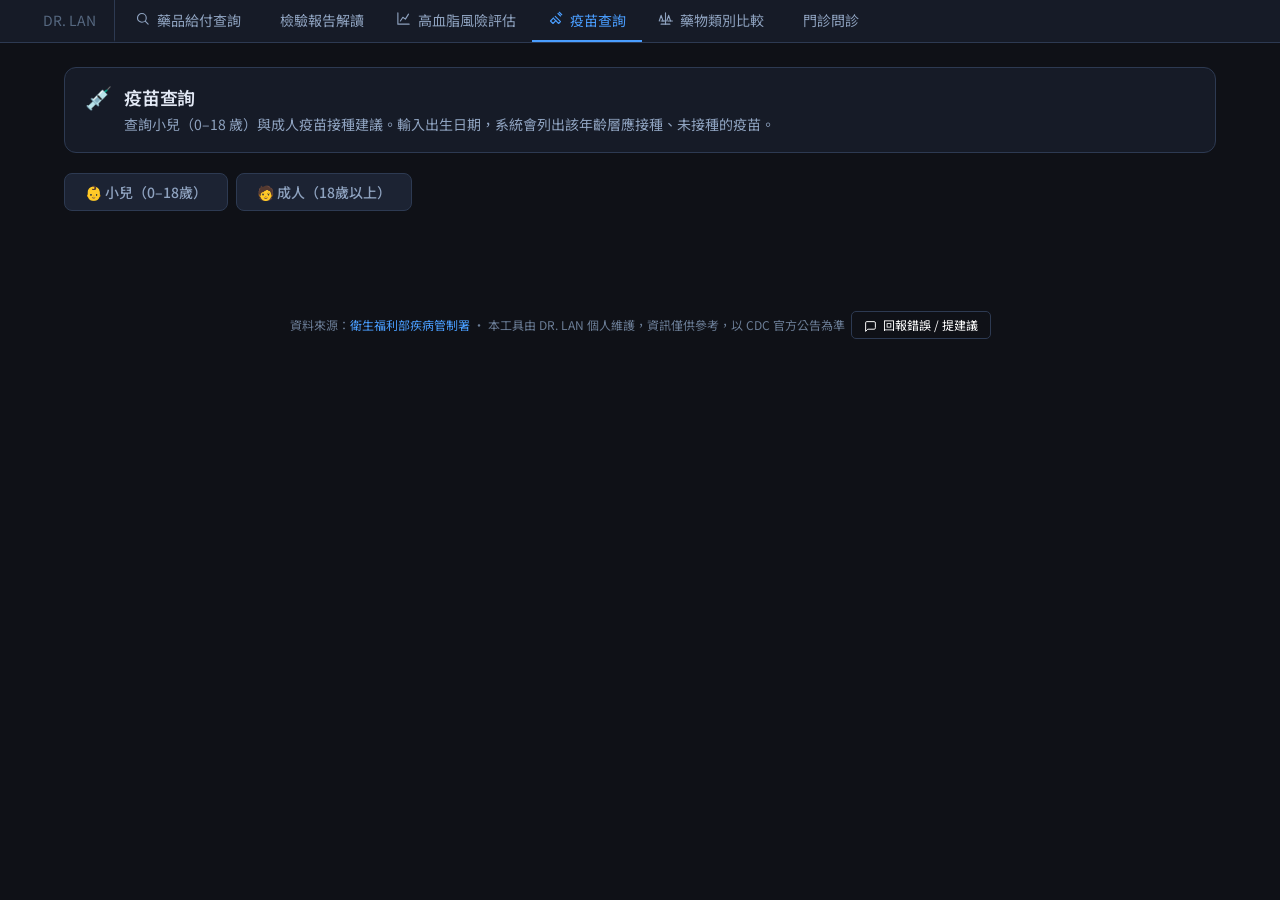
<file: vaccine.html>
<!DOCTYPE html>
<html lang="zh-TW">
<head>
<meta charset="UTF-8">
<meta name="viewport" content="width=device-width, initial-scale=1.0">
<title>疫苗查詢 · DR. LAN's Toolbox</title>

<!-- ── SEO ── -->
<meta name="description" content="小兒公費/自費疫苗時程表、成人自費疫苗劑數與注意事項查詢工具（建造中）。">
<meta name="keywords" content="疫苗,公費疫苗,自費疫苗,小兒疫苗,成人疫苗,疫苗時程,HPV,帶狀疱疹,流感">
<meta name="author" content="DR. LAN">
<meta name="robots" content="index, follow">
<link rel="canonical" href="https://fmdrlan.github.io/vaccine.html">

<!-- ── Open Graph ── -->
<meta property="og:type" content="website">
<meta property="og:title" content="疫苗查詢 · DR. LAN's Toolbox">
<meta property="og:description" content="小兒公費/自費疫苗時程表、成人自費疫苗劑數與注意事項查詢工具。">
<meta property="og:url" content="https://fmdrlan.github.io/vaccine.html">
<meta property="og:locale" content="zh_TW">

<!-- ── Favicon ── -->
<link rel="icon" type="image/png" sizes="32x32" href="assets/favicon-32.png">
<link rel="icon" type="image/png" sizes="16x16" href="assets/favicon-16.png">
<link rel="apple-touch-icon" sizes="180x180" href="assets/apple-touch-icon.png">
<link rel="shortcut icon" href="assets/favicon.ico">

<link rel="preconnect" href="https://fonts.googleapis.com">
<link href="https://fonts.googleapis.com/css2?family=Noto+Sans+TC:wght@300;400;500;700&family=IBM+Plex+Mono:wght@400;600&display=swap" rel="stylesheet">
<link rel="stylesheet" href="assets/shared.css">
<script src="assets/icons.js"></script>
<style>
:root {
  --bg: #0f1117;
  --bg2: #161b27;
  --surface: #1c2333;
  --surface2: #212840;
  --border: #2d3a52;
  --border-strong: #3d4f6e;
  --text: #e2e8f4;
  --text-muted: #8fa3c0;
  --text-light: #566880;
  --accent: #4a9eff;
  --accent-dim: #1e3a5f;
  --accent-glow: rgba(74,158,255,0.15);
  --green: #3fb950;
  --green-dim: rgba(63,185,80,0.12);
  --green-border: rgba(63,185,80,0.35);
  --orange: #f0883e;
  --orange-dim: rgba(240,136,62,0.12);
  --orange-border: rgba(240,136,62,0.35);
  --red: #f85149;
  --yellow: #d4a843;
  --purple: #a371f7;
}
* { box-sizing: border-box; margin: 0; padding: 0; }
body { font-family: 'Noto Sans TC', sans-serif; background: var(--bg); color: var(--text); min-height: 100vh; font-size: 15px; }

/* tabs-bar 樣式由 assets/shared.css 提供 */

/* Layout */
.page-wrap { max-width: 1200px; margin: 0 auto; padding: 24px; }
.page-title { font-size: 22px; font-weight: 700; margin-bottom: 4px; }
.page-sub { font-size: 13px; color: var(--text-muted); margin-bottom: 24px; }

/* Mode tabs */
.mode-tabs { display: flex; gap: 8px; margin-bottom: 28px; }
.mode-btn {
  padding: 8px 20px; border-radius: 8px; border: 1px solid var(--border);
  background: var(--surface); color: var(--text-muted); font-size: 14px;
  font-weight: 500; cursor: pointer; transition: all 0.15s; font-family: inherit;
}
.mode-btn:hover { border-color: var(--border-strong); color: var(--text); }
.mode-btn.active { background: var(--accent-dim); border-color: var(--accent); color: var(--accent); }

/* ─── Pediatric section ─── */
#peds-section { }

.dob-row {
  display: flex; align-items: center; gap: 16px; flex-wrap: wrap;
  margin-bottom: 28px;
}
.dob-label { font-size: 14px; color: var(--text-muted); white-space: nowrap; }
.dob-input {
  background: var(--surface); border: 1px solid var(--border); border-radius: 8px;
  color: var(--text); font-size: 15px; padding: 9px 14px; font-family: inherit;
  transition: border-color 0.15s;
}
.dob-input:focus { outline: none; border-color: var(--accent); box-shadow: 0 0 0 3px var(--accent-glow); }
.age-display {
  background: var(--surface); border: 1px solid var(--border); border-radius: 8px;
  padding: 8px 16px; font-size: 14px; color: var(--accent);
  font-family: 'IBM Plex Mono', monospace; font-weight: 600;
}

/* Legend */
.legend { display: flex; gap: 16px; flex-wrap: wrap; margin-bottom: 20px; }
.legend-item { display: flex; align-items: center; gap: 7px; font-size: 13px; color: var(--text-muted); }
.legend-dot { width: 12px; height: 12px; border-radius: 50%; }
.legend-dot.pub { background: var(--green); }
.legend-dot.priv { background: var(--orange); }
.legend-dot.due { background: var(--accent); }
.legend-dot.done { background: var(--border-strong); }
.legend-dot.future { background: var(--surface2); border: 1px solid var(--border); }

/* Timeline */
.timeline-wrap { overflow-x: auto; padding-bottom: 12px; }
.timeline-table {
  width: 100%; min-width: 900px; border-collapse: separate; border-spacing: 0;
  border: 1px solid var(--border); border-radius: 10px; overflow: hidden;
}
.timeline-table th, .timeline-table td {
  padding: 0; border-right: 1px solid var(--border);
  border-bottom: 1px solid var(--border);
}
.timeline-table th:last-child, .timeline-table td:last-child { border-right: none; }
.timeline-table tr:last-child td { border-bottom: none; }

/* Header rows */
.th-vaccine {
  width: 160px; min-width: 140px; background: var(--surface); padding: 10px 12px;
  font-size: 12px; font-weight: 600; color: var(--text-muted); text-align: left;
  vertical-align: middle; position: sticky; left: 0; z-index: 10;
}
.th-time {
  background: var(--surface); font-size: 11px; font-weight: 600;
  color: var(--text-muted); text-align: center; padding: 8px 4px;
  min-width: 54px;
}
.th-time.now-col { background: rgba(74,158,255,0.08); color: var(--accent); }

/* Vaccine name cell */
.td-vaccine {
  background: var(--bg2); padding: 9px 12px;
  font-size: 13px; font-weight: 500; vertical-align: middle;
  position: sticky; left: 0; z-index: 5; line-height: 1.4;
  border-right: 1px solid var(--border-strong) !important;
}
.td-vaccine .vname { display: block; }
.td-vaccine .vtype {
  display: inline-block; font-size: 10px; font-weight: 600;
  letter-spacing: 0.05em; padding: 1px 6px; border-radius: 4px; margin-top: 3px;
}
.vtype.pub { background: var(--green-dim); color: var(--green); border: 1px solid var(--green-border); }
.vtype.priv { background: var(--orange-dim); color: var(--orange); border: 1px solid var(--orange-border); }

/* Dose cells */
.td-dose {
  text-align: center; vertical-align: middle; padding: 6px 3px;
  min-width: 54px; position: relative;
}
.td-dose.now-col { background: rgba(74,158,255,0.04); }
.dose-dot {
  display: inline-flex; align-items: center; justify-content: center;
  width: 30px; height: 30px; border-radius: 50%;
  font-size: 11px; font-weight: 700; font-family: 'IBM Plex Mono', monospace;
  transition: transform 0.15s;
}
.dose-dot:hover { transform: scale(1.15); cursor: default; }
.dose-dot.pub-due { background: var(--green); color: #fff; box-shadow: 0 0 8px rgba(63,185,80,0.4); }
.dose-dot.priv-due { background: var(--orange); color: #fff; box-shadow: 0 0 8px rgba(240,136,62,0.4); }
.dose-dot.pub-now { background: var(--green); color: #fff; box-shadow: 0 0 12px rgba(63,185,80,0.6); animation: pulse-green 2s ease-in-out infinite; }
.dose-dot.priv-now { background: var(--orange); color: #fff; box-shadow: 0 0 12px rgba(240,136,62,0.6); animation: pulse-orange 2s ease-in-out infinite; }
.dose-dot.future { background: var(--surface2); color: var(--text-light); border: 1px solid var(--border); }
.dose-dot.na { background: transparent; }

@keyframes pulse-green {
  0%, 100% { box-shadow: 0 0 8px rgba(63,185,80,0.4); }
  50% { box-shadow: 0 0 16px rgba(63,185,80,0.8); }
}
@keyframes pulse-orange {
  0%, 100% { box-shadow: 0 0 8px rgba(240,136,62,0.4); }
  50% { box-shadow: 0 0 16px rgba(240,136,62,0.8); }
}

/* Now indicator column */
.now-indicator {
  position: absolute; top: 0; bottom: 0; left: 0; right: 0;
  border-left: 2px solid var(--accent);
  pointer-events: none;
}

/* Tooltip */
.dose-dot[data-tip] { position: relative; }
.dose-dot[data-tip]:hover::after {
  content: attr(data-tip);
  position: absolute; bottom: calc(100% + 6px); left: 50%; transform: translateX(-50%);
  background: #1a2540; border: 1px solid var(--border-strong);
  color: var(--text); font-size: 11px; white-space: nowrap;
  padding: 4px 8px; border-radius: 6px; z-index: 100; font-weight: 400;
  font-family: 'Noto Sans TC', sans-serif; pointer-events: none;
}

/* Section header row */
.section-row td {
  background: var(--surface2); padding: 5px 12px;
  font-size: 11px; font-weight: 700; color: var(--text-muted);
  letter-spacing: 0.08em; text-transform: uppercase;
}

/* ─── Adult section ─── */
#adult-section { display: none; }

.adult-layout { display: grid; grid-template-columns: 260px 1fr; gap: 20px; }
@media (max-width: 700px) { .adult-layout { grid-template-columns: 1fr; } }

.vaccine-list-panel {
  background: var(--bg2); border: 1px solid var(--border);
  border-radius: 10px; overflow: hidden;
}
.vlist-header {
  padding: 12px 16px; font-size: 13px; font-weight: 700;
  color: var(--text-muted); border-bottom: 1px solid var(--border);
  text-transform: uppercase; letter-spacing: 0.05em;
}
.vlist-item {
  padding: 10px 16px; cursor: pointer; border-bottom: 1px solid var(--border);
  font-size: 14px; color: var(--text-muted); transition: all 0.1s;
  display: flex; align-items: center; gap: 8px;
}
.vlist-item:last-child { border-bottom: none; }
.vlist-item:hover { background: var(--surface); color: var(--text); }
.vlist-item.selected { background: var(--accent-dim); color: var(--accent); border-left: 3px solid var(--accent); }
.vlist-item .vl-icon { font-size: 16px; flex-shrink: 0; }

.vaccine-detail-panel {
  background: var(--bg2); border: 1px solid var(--border);
  border-radius: 10px; padding: 24px;
}
.detail-placeholder {
  display: flex; flex-direction: column; align-items: center; justify-content: center;
  height: 300px; color: var(--text-light); gap: 10px;
}
.detail-placeholder svg { opacity: 0.3; }

.detail-title { font-size: 20px; font-weight: 700; margin-bottom: 4px; }
.detail-en { font-size: 13px; color: var(--text-muted); margin-bottom: 20px; }

.detail-grid { display: grid; grid-template-columns: 1fr 1fr; gap: 12px; margin-bottom: 20px; }
@media (max-width: 500px) { .detail-grid { grid-template-columns: 1fr; } }
.detail-card {
  background: var(--surface); border: 1px solid var(--border);
  border-radius: 8px; padding: 12px 14px;
}
.detail-card-label { font-size: 11px; color: var(--text-muted); text-transform: uppercase; letter-spacing: 0.06em; margin-bottom: 6px; font-weight: 600; }
.detail-card-value { font-size: 15px; font-weight: 600; color: var(--text); line-height: 1.5; }
.detail-card.highlight { border-color: var(--accent); background: var(--accent-dim); }
.detail-card.highlight .detail-card-value { color: var(--accent); }

.detail-section { margin-bottom: 16px; }
.detail-section-title {
  font-size: 12px; font-weight: 700; color: var(--text-muted);
  text-transform: uppercase; letter-spacing: 0.06em; margin-bottom: 8px;
}
.detail-section ul { list-style: none; }
.detail-section ul li {
  font-size: 14px; color: var(--text); padding: 4px 0;
  padding-left: 14px; position: relative;
}
.detail-section ul li::before {
  content: '·'; position: absolute; left: 0; color: var(--accent);
}
.detail-note {
  background: var(--surface); border-left: 3px solid var(--yellow);
  border-radius: 0 6px 6px 0; padding: 10px 14px;
  font-size: 13px; color: var(--text-muted); line-height: 1.6; margin-top: 8px;
}
.price-badge {
  display: inline-block; background: rgba(212,168,67,0.12);
  border: 1px solid rgba(212,168,67,0.35); color: var(--yellow);
  border-radius: 6px; padding: 4px 12px; font-size: 13px; font-weight: 600;
  margin-top: 4px;
}

/* Footer */
.footer-meta {
  text-align: center; padding: 28px 20px 20px;
  font-size: 12px; color: var(--text-light); line-height: 1.8;
}
.footer-meta a { color: var(--accent); text-decoration: none; }

/* ── Special Populations ── */
.special-pop-section {
  margin-top: 36px;
  padding-top: 28px;
  border-top: 1px solid var(--border);
}
.special-pop-header {
  display: flex; align-items: center; gap: 10px;
  margin-bottom: 6px;
}
.special-pop-header h2 {
  font-size: 20px; font-weight: 600; color: var(--text);
}
.special-pop-subtitle {
  font-size: 13px; color: var(--text-muted); margin-bottom: 18px;
}
.special-pop-tabs {
  display: flex; gap: 8px; margin-bottom: 18px;
  border-bottom: 1px solid var(--border); padding-bottom: 0;
  overflow-x: auto;
}
.sp-tab {
  padding: 10px 16px; cursor: pointer; border: none; background: transparent;
  color: var(--text-muted); font-size: 14px; font-weight: 500;
  border-bottom: 2px solid transparent; margin-bottom: -1px;
  white-space: nowrap; font-family: inherit;
  transition: color 0.15s, border-color 0.15s;
}
.sp-tab:hover { color: var(--text); }
.sp-tab.active {
  color: var(--accent); border-bottom-color: var(--accent);
}
.sp-card {
  background: var(--surface); border: 1px solid var(--border); border-radius: 10px;
  padding: 20px;
}
.sp-block { margin-bottom: 22px; }
.sp-block:last-child { margin-bottom: 0; }
.sp-block-title {
  display: flex; align-items: center; gap: 8px;
  font-size: 15px; font-weight: 600; color: var(--text); margin-bottom: 12px;
}
.sp-block-title::before {
  content: ''; display: inline-block; width: 3px; height: 14px; border-radius: 2px;
}
.sp-block.vaccines .sp-block-title::before { background: var(--accent); }
.sp-block.timing .sp-block-title::before { background: var(--green); }
.sp-block.warnings .sp-block-title::before { background: var(--yellow); }

.sp-vax-list { display: flex; flex-direction: column; gap: 8px; }
.sp-vax-item {
  display: grid; grid-template-columns: 130px 1fr; gap: 12px;
  padding: 10px 12px; background: var(--bg2); border-radius: 6px;
  font-size: 13.5px; line-height: 1.55;
}
.sp-vax-name {
  font-weight: 600; color: var(--text);
  display: flex; flex-direction: column; gap: 4px;
}
.sp-vax-tag {
  display: inline-block; font-size: 10px; padding: 1px 6px; border-radius: 3px;
  font-weight: 500; width: fit-content;
}
.sp-vax-tag.pub { background: var(--green-dim); color: var(--green); border: 1px solid var(--green-border); }
.sp-vax-tag.priv { background: var(--orange-dim); color: var(--orange); border: 1px solid var(--orange-border); }
.sp-vax-detail { color: var(--text-muted); }
.sp-vax-detail strong { color: var(--text); font-weight: 500; }

.sp-timing-list, .sp-warn-list {
  list-style: none; padding: 0; display: flex; flex-direction: column; gap: 8px;
}
.sp-timing-list li, .sp-warn-list li {
  padding: 10px 12px; background: var(--bg2); border-radius: 6px;
  font-size: 13.5px; line-height: 1.6;
  border-left: 3px solid transparent;
}
.sp-timing-list li { border-left-color: var(--green); }
.sp-warn-list li { border-left-color: var(--yellow); }
.sp-warn-list li.critical { border-left-color: var(--red); }
.sp-warn-list li strong { color: var(--text); font-weight: 600; }

.sp-sources {
  margin-top: 18px; padding-top: 14px; border-top: 1px dashed var(--border);
  font-size: 12px; color: var(--text-muted); line-height: 1.7;
}
.sp-sources strong { color: var(--text-muted); font-weight: 500; }
.sp-sources a { color: var(--accent); text-decoration: none; }
.sp-sources a:hover { text-decoration: underline; }
.sp-sources .src-item { margin-bottom: 4px; }

@media (max-width: 600px) {
  .sp-vax-item { grid-template-columns: 1fr; gap: 4px; }
  .sp-vax-name { flex-direction: row; align-items: center; gap: 8px; }
  .special-pop-tabs { gap: 4px; }
  .sp-tab { padding: 8px 12px; font-size: 13px; }
}

/* Responsive */
@media (max-width: 600px) {
  .page-wrap { padding: 16px 12px; }
  .th-vaccine, .td-vaccine { width: 120px; min-width: 110px; }
  .th-time { min-width: 40px; }
  .dose-dot { width: 24px; height: 24px; font-size: 10px; }
}
</style>
</head>
<body>

<nav class="tabs-bar" aria-label="主選單">
  <a class="tab-link tab-home" href="index.html"><span class="ti" data-icon="home"></span>DR. LAN</a>
  <a class="tab-link" href="drugs.html"><span class="ti" data-icon="search"></span>藥品給付查詢</a>
  <a class="tab-link" href="lab.html"><span class="ti" data-icon="flask"></span>檢驗報告解讀</a>
  <a class="tab-link" href="lipid.html"><span class="ti" data-icon="chart"></span>高血脂風險評估</a>
  <a class="tab-link active" href="vaccine.html"><span class="ti" data-icon="syringe"></span>疫苗查詢</a>
  <a class="tab-link" href="compare.html"><span class="ti" data-icon="scale"></span>藥物類別比較</a>
  <a class="tab-link" href="obesity.html"><span class="ti" data-icon="weight"></span>門診問診</a>
</nav>

<div class="page-wrap">
  <div class="page-intro">
    <span class="icon">💉</span>
    <div>
      <h1>疫苗查詢</h1>
      <p>查詢小兒（0–18 歲）與成人疫苗接種建議。輸入出生日期，系統會列出該年齡層應接種、未接種的疫苗。</p>
    </div>
  </div>

  <div class="mode-tabs">
    <button class="mode-btn" id="btn-peds" onclick="setMode('peds')">👶 小兒（0–18歲）</button>
    <button class="mode-btn" id="btn-adult" onclick="setMode('adult')">🧑 成人（18歲以上）</button>
  </div>

  <!-- ─── Pediatric ─── -->
  <div id="peds-section" style="display:none">
    <div class="dob-row">
      <span class="dob-label">出生日期</span>
      <input type="date" id="dobInput" class="dob-input" onchange="renderTimeline()">
      <div class="age-display" id="ageDisplay">—</div>
    </div>

    <div class="legend">
      <div class="legend-item"><div class="legend-dot pub"></div>公費疫苗</div>
      <div class="legend-item"><div class="legend-dot priv"></div>自費疫苗</div>
      <div class="legend-item"><div class="legend-dot due" style="animation: pulse-green 2s infinite;"></div>現在應打（高亮閃爍）</div>
      <div class="legend-item"><div class="legend-dot done"></div>已到期</div>
      <div class="legend-item"><div class="legend-dot future"></div>尚未到期</div>
    </div>

    <div class="timeline-wrap">
      <table class="timeline-table" id="timelineTable">
        <thead id="timelineHead"></thead>
        <tbody id="timelineBody"></tbody>
      </table>
    </div>

    <div style="margin-top:16px; font-size:12px; line-height:1.8;">
      <span style="color: var(--yellow); font-weight: 500;">※ 流感疫苗每年公費政策可能變動，自 114/1/1 起公費已擴大至全民（6 個月以上未接種者，至疫苗用罄止）；6 個月–8 歲初次接種者須打 2 劑（間隔 4 週以上），9 歲以上 1 劑即可。</span>
    </div>
  </div>

  <!-- ─── Adult ─── -->
  <div id="adult-section">
    <div class="adult-search-row" style="margin-bottom:12px">
      <input type="text" id="adultSearch" class="dob-input" placeholder="🔍 搜尋疫苗名稱..." oninput="renderAdultList(this.value)" style="width:100%;max-width:400px">
    </div>
    <div class="adult-layout">
      <div class="vaccine-list-panel">
        <div class="vlist-header">自費疫苗清單</div>
        <div id="adultList"></div>
      </div>
      <div class="vaccine-detail-panel" id="adultDetail">
        <div class="detail-placeholder">
          <svg width="48" height="48" viewBox="0 0 24 24" fill="none" stroke="currentColor" stroke-width="1.5">
            <path d="M9 12l2 2 4-4m6 2a9 9 0 11-18 0 9 9 0 0118 0z"/>
          </svg>
          <span>← 點選左側疫苗查看詳細資訊</span>
        </div>
      </div>
    </div>

    <!-- ─── Special Populations ─── -->
    <div class="special-pop-section">
      <div class="special-pop-header">
        <h2>特殊族群速查</h2>
      </div>
      <div class="special-pop-subtitle">
        針對特定族群與一般成人時程不同之疫苗建議；點選下方頁籤切換族群。
      </div>
      <div class="special-pop-tabs" id="spTabs"></div>
      <div id="spContent"></div>
    </div>
  </div>
</div>

<div class="feedback-footer">
  <div>
    資料來源：<a href="https://www.cdc.gov.tw" target="_blank" style="color:#4a9eff;text-decoration:none">衛生福利部疾病管制署</a>
    · 本工具由 DR. LAN 個人維護，資訊僅供參考，以 CDC 官方公告為準
  </div>
  <a class="feedback-link" id="feedbackLink"
     href="https://docs.google.com/forms/d/e/1FAIpQLSfNUXEtUPxavNh_ga1khBQr0VOcY0ZYVmkMK3Ux3CNxznPUSg/viewform"
     target="_blank" rel="noopener">
    <span id="feedbackIcon"></span>回報錯誤 / 提建議
  </a>
</div>

<script>
// ══════════════════════════════════════════════════════
//  VACCINE DATA
// ══════════════════════════════════════════════════════

// Time columns: label, age in months (0 = birth)
const TIME_COLS = [
  { label: '出生\n24hr', months: 0 },
  { label: '1\nm', months: 1 },
  { label: '2\nm', months: 2 },
  { label: '4\nm', months: 4 },
  { label: '5\nm', months: 5 },
  { label: '6\nm', months: 6 },
  { label: '12\nm', months: 12 },
  { label: '15\nm', months: 15 },
  { label: '18\nm', months: 18 },
  { label: '24\nm', months: 24 },
  { label: '27\nm', months: 27 },
  { label: '4–6\ny', months: 54 },
  { label: '5y\n入學前', months: 60 },
  { label: '9y+\n(HPV)', months: 108 },
  { label: '13y+', months: 156 },
];

// Pediatric vaccines
// type: 'pub' = 公費, 'priv' = 自費
// doses: array of { col_months, label, tip }
const PED_VACCINES = [
  // ── 公費 ──
  {
    section: '公費疫苗',
    name: 'B型肝炎', en: 'Hepatitis B', type: 'pub',
    doses: [
      { months: 0, label: '第1', tip: '出生24hr內' },
      { months: 1, label: '第2', tip: '出生滿1個月' },
      { months: 6, label: '第3', tip: '出生滿6個月' },
    ]
  },
  {
    name: '卡介苗', en: 'BCG', type: 'pub',
    doses: [{ months: 5, label: '1劑', tip: '出生滿5個月（建議5–8個月）' }]
  },
  {
    name: '五合一\nDTaP-Hib-IPV', en: 'DTaP-Hib-IPV', type: 'pub',
    doses: [
      { months: 2, label: '第1', tip: '出生滿2個月' },
      { months: 4, label: '第2', tip: '出生滿4個月' },
      { months: 6, label: '第3', tip: '出生滿6個月' },
      { months: 18, label: '第4', tip: '出生滿18個月' },
    ]
  },
  {
    name: '肺炎鏈球菌\nPCV13', en: 'PCV13', type: 'pub',
    doses: [
      { months: 2, label: '第1', tip: '出生滿2個月' },
      { months: 4, label: '第2', tip: '出生滿4個月' },
      { months: 12, label: '第3', tip: '出生滿12-15個月（建議於 12 個月後即可接種）' },
    ]
  },
  {
    name: '水痘\n(第1劑)', en: 'Varicella ×1', type: 'pub',
    doses: [{ months: 12, label: '第1', tip: '出生滿12個月（公費）' }]
  },
  {
    name: 'MMR\n麻疹腮腺炎德麻', en: 'MMR', type: 'pub',
    doses: [
      { months: 12, label: '第1', tip: '出生滿12個月（CDC 公費為 12 個月）' },
      { months: 60, label: '第2', tip: '滿 5 歲，入國小前（與第 1 劑間隔至少 4 週）' },
    ]
  },
  {
    name: '日本腦炎\n(活性減毒)', en: 'JEV', type: 'pub',
    doses: [
      { months: 15, label: '第1', tip: '出生滿15個月' },
      { months: 27, label: '第2', tip: '出生滿27個月（間隔12個月）' },
    ]
  },
  {
    name: 'A型肝炎\n(特定對象)', en: 'Hepatitis A', type: 'pub',
    doses: [
      { months: 18, label: '第1', tip: '出生滿18個月（114 年起新時程）' },
      { months: 27, label: '第2', tip: '出生滿27個月（與第 1 劑間隔至少 6 個月）' },
    ]
  },
  {
    name: '四合一\nDTaP-IPV', en: 'DTaP-IPV', type: 'pub',
    doses: [{ months: 60, label: '1劑', tip: '滿5歲，入國小前加強' }]
  },
  // ── 自費 ──
  {
    section: '自費疫苗',
    name: '輪狀病毒\n羅特律 (Rotarix)', en: 'Rotavirus (Rotarix, 2-dose)', type: 'priv',
    doses: [
      { months: 2, label: '第1', tip: '出生滿2個月（最早出生6週可接種）' },
      { months: 4, label: '第2', tip: '與第 1 劑間隔至少 4 週；最後 1 劑不得晚於 24 週（約 6 個月）' },
    ]
  },
  {
    name: '輪狀病毒\n輪達停 (RotaTeq)', en: 'Rotavirus (RotaTeq, 3-dose)', type: 'priv',
    doses: [
      { months: 2, label: '第1', tip: '出生滿2個月（最早出生6週可接種）' },
      { months: 4, label: '第2', tip: '與前劑間隔至少 4 週' },
      { months: 6, label: '第3', tip: '最後 1 劑不得晚於 32 週（約 8 個月）' },
    ]
  },
  {
    name: '腸病毒A71型\n國光/安特羅', en: 'EV71 (EnVAX-A71)', type: 'priv',
    doses: [
      { months: 2, label: '第1', tip: '出生滿2個月（2個月–未滿6歲）' },
      { months: 3, label: '第2', tip: '間隔至少28天（4週）' },
    ]
  },
  {
    name: '腸病毒A71型\n高端', en: 'EV71 (Medigen)', type: 'priv',
    doses: [
      { months: 2, label: '第1', tip: '出生滿2個月（2個月–未滿6歲）' },
      { months: 4, label: '第2', tip: '間隔至少56天（8週）' },
      { months: 14, label: '追加', tip: '第1劑接種時未滿2歲者，建議於第1劑後1年接種追加劑' },
    ]
  },
  {
    name: 'RSV單株抗體\n(Nirsevimab)', en: 'RSV mAb', type: 'priv',
    doses: [
      { months: 0, label: '1劑', tip: '出生後即可；1歲以下嬰兒' },
    ]
  },
  {
    name: '流行性腦膜炎\nMenveo (ACWY)', en: 'MenACWY (Menveo)', type: 'priv',
    doses: [
      { months: 24, label: '1劑', tip: '2 歲以上單劑接種（台灣 CDC 旅遊醫學主要使用之 MCV4）' },
    ]
  },
  {
    name: '流行性腦膜炎\nMenactra (ACWY)', en: 'MenACWY (Menactra)', type: 'priv',
    doses: [
      { months: 9, label: '第1', tip: '9 個月以上未滿 2 歲：2 劑（間隔至少 3 個月）' },
      { months: 12, label: '第2', tip: '與第 1 劑間隔至少 3 個月' },
    ]
  },
  {
    name: '流行性腦膜炎\nMenB (Bexsero)', en: 'MenB (4CMenB)', type: 'priv',
    doses: [
      { months: 2, label: '第1', tip: '出生滿2個月（2 個月起接種者為 3+1 共 4 劑）' },
      { months: 4, label: '第2', tip: '與第 1 劑間隔至少 1 個月' },
      { months: 6, label: '第3', tip: '與第 2 劑間隔至少 1 個月' },
      { months: 12, label: '追加', tip: '12 個月以上接種，與第 3 劑間隔至少 6 個月' },
    ]
  },
  {
    name: '水痘\n(第2劑)', en: 'Varicella ×2', type: 'priv',
    doses: [{ months: 54, label: '第2', tip: '滿4–6歲自費接種第2劑' }]
  },

  // ── 9y+ / 13y+ 學齡與青少年疫苗 ──
  {
    name: 'HPV 9價', en: 'HPV (9-valent)', type: 'pub',
    doses: [
      { months: 108, label: '第1', tip: '公費接種於國中二年級（生日 9/2~翌年 9/1 那批），114/9 起男女皆可。9–14歲接種：兩劑時程' },
      { months: 156, label: '第2', tip: '與第 1 劑間隔 6–12 個月。注意：若 ≥15 歲才開始施打，須改打 3 劑（0、2、6 個月）' },
    ]
  },
  {
    name: '流感\n(學齡與青少年)', en: 'Influenza (annual)', type: 'pub',
    doses: [
      { months: 108, label: '每年', tip: '6 個月以上每年秋冬接種 1 劑（自 114/1 起全民公費）' },
      { months: 156, label: '每年', tip: '每年秋冬接種 1 劑（公費）' },
    ]
  },


];

// Adult vaccines
const ADULT_VACCINES = [
  {
    id: 'hpv', icon: '🧬', name: 'HPV 9價疫苗', en: 'Human Papillomavirus Vaccine (9-valent)',
    doses: '2劑（9–14歲）/ 3劑（15歲以上）',
    schedule: '9–14歲：0、6–12個月（2劑）；15歲以上：0、2、6個月（3劑）',
    target: '仿單適應 9–45 歲男女',
    notes: ['預防子宮頸癌、肛門癌、口咽癌、外生殖器癌等與 HPV 相關之疾病', '9–14歲2劑效果等同15歲以上3劑', '接種前不必常規篩檢 HPV', '已有性經驗者仍可接種，效力對未曾感染之型別仍有保護'],
    public_note: '【公費對象】自 107 年 12 月起國中女生公費接種；自 114 年 9 月起擴大為全體國中生（男女皆可），由 113 學年度入學國中生開始，採校園集中接種 9 價疫苗，9–14 歲僅需 2 劑。<br>詳見：<a href="https://www.hpa.gov.tw/Pages/List.aspx?nodeid=1799" target="_blank" style="color:var(--accent)">國健署 HPV 疫苗 QA</a>',
    contraindication: '對疫苗成分嚴重過敏；孕婦暫緩',
    price: null,
  },
  {
    id: 'shingrix', icon: '🦠', name: '帶狀疱疹疫苗', en: 'Zoster Vaccine (Shingrix)',
    doses: '2劑',
    schedule: '2劑，間隔 2–6 個月',
    target: '50歲以上成人；18歲以上免疫不全/低下者',
    notes: ['非活性基因重組蛋白疫苗，免疫不全者可接種', '預防帶狀疱疹及疱疹後神經痛', '曾得過帶狀疱疹者仍建議接種', '孕婦應避免接種'],
    contraindication: '對疫苗成分嚴重過敏',
    price: null,
  },
  {
    id: 'hepb', icon: '🩸', name: 'B型肝炎疫苗', en: 'Hepatitis B Vaccine',
    doses: '3劑（或追加1劑）',
    schedule: '0、1、6 個月（未曾接種者）',
    target: '無抗體（<10 mIU/mL）且非帶原者',
    notes: [
      '建議先驗B肝表面抗體（anti-HBs）',
      '已完成接種但抗體陰性：高危險群可追加1劑，1個月後再驗',
      '非高危險群：尚無須全面追加，可自費追加1劑',
      '高危險群：血液透析、器官移植、免疫不全、醫療人員等',
    ],
    contraindication: '對疫苗成分嚴重過敏',
    price: null,
  },
  {
    id: 'hepa', icon: '🟡', name: 'A型肝炎疫苗', en: 'Hepatitis A Vaccine',
    doses: '2劑',
    schedule: '2劑，間隔至少 6 個月',
    target: '未曾接種且未得過A型肝炎者',
    notes: ['接種1劑後約95%產生保護抗體', '完成2劑後保護力可達20年以上', '前往A肝流行地區前建議接種', '孕婦暫緩接種'],
    contraindication: '對疫苗成分嚴重過敏；孕婦',
    price: null,
  },
  {
    id: 'tdap', icon: '💪', name: '破傷風白喉百日咳疫苗', en: 'Tdap / Td Vaccine',
    doses: 'Tdap 1劑；之後每10年 Td',
    schedule: '成人加強1劑Tdap，每10年追加Td',
    target: '成人；孕婦每次懷孕（27–36週）',
    notes: ['孕婦每胎接種1劑Tdap，保護新生兒免於百日咳', '與新生兒接觸的家人也建議接種（繭式策略）', '傷口深、污染：若超過5年未打Td則補打'],
    contraindication: '對疫苗成分嚴重過敏',
    price: null,
  },
  {
    id: 'pneumo', icon: '🫁', name: '肺炎鏈球菌疫苗', en: 'Pneumococcal Vaccine (PCV20 / PPV23)',
    doses: '1劑 PCV20（新政策）',
    schedule: '從未接種過者：1劑 PCV20 即完整接種',
    target: '65 歲以上；55–64 歲原住民；19–64 歲 IPD 高風險對象',
    notes: [
      'PCV20（20 價結合型）：自 115/1/15 起取代原 PCV13 + PPV23 雙劑接種模式，1 劑即完整保護',
      'IPD 高風險對象：脾臟功能缺損、先天/後天免疫功能不全、人工耳植入、腦脊髓液滲漏、一年內接受免疫抑制劑或放射治療之惡性腫瘤患者及器官移植者',
      '銜接規則（依過去接種紀錄）：',
      '　• 從未接種：直接接種 1 劑 PCV20',
      '　• 僅曾接種 PPV23（間隔≥1 年）：補打 1 劑 PCV20',
      '　• 僅曾接種 PCV13/15（間隔≥1 年；高風險者≥8 週）：以 1 劑 PPV23 銜接（過渡期，俟 PPV23 用罄後改 PCV20）',
      '　• 已接種 PCV13/15 + PPV23：視為完整接種，無需再打',
      '　• 19–64 歲 IPD 高風險者，於 65 歲前完整接 PCV13/15+PPV23：滿 65 歲且距前劑≥5 年，可追加 1 劑 PCV20'
    ],
    public_note: '【公費對象（115 年起新制）】3 類人公費：(1) 65 歲以上、(2) 55–64 歲原住民、(3) 19–64 歲 IPD 高風險對象。自 115/1/15 起政策大改：以 1 劑 PCV20 取代原 2 劑接種。<br>詳見：<a href="https://www.cdc.gov.tw/Category/Page/U_hY1WCfa5BU6fuqW9FIXg" target="_blank" style="color:var(--accent)">CDC 成人肺炎鏈球菌疫苗</a>',
    contraindication: '對疫苗成分嚴重過敏',
    price: null,
  },
  {
    id: 'je', icon: '🦟', name: '日本腦炎疫苗', en: 'Japanese Encephalitis Vaccine',
    doses: '2劑',
    schedule: '2劑，間隔 4 週',
    target: '前往東南亞/亞洲農村的旅遊者；長期居住流行區者',
    notes: ['出發前至少4週完成接種', '活動減毒疫苗（IMOJEV）：2歲以上1劑', '不活化疫苗：2劑'],
    contraindication: '對疫苗成分嚴重過敏；孕婦暫緩',
    price: null,
  },
  {
    id: 'varicella', icon: '💧', name: '水痘疫苗（成人）', en: 'Varicella Vaccine (Adult)',
    doses: '2劑',
    schedule: '2劑，間隔 4–8 週',
    target: '13歲以上未曾接種且未得過水痘者',
    notes: ['接種後4週內避免懷孕', '免疫不全者禁用（活性減毒疫苗）', '接種後若出現疹子，避免接觸免疫不全者'],
    contraindication: '孕婦；已知嚴重免疫缺失者',
    price: null,
  },
  {
    id: 'menacwy', icon: '🧪', name: '流行性腦脊髓膜炎疫苗 ACWY', en: 'MenACWY (Menveo)',
    doses: '1 劑（2 歲以上）',
    schedule: '單劑肌肉注射，接種後 7-10 天產生保護力，預防接種證明書於接種 10 天後生效',
    target: '前往腦膜炎流行地區（非洲腦膜炎帶）；沙烏地阿拉伯朝聖者；留學生（部分學校要求）；高危險族群（脾臟切除、補體缺損、HIV）',
    notes: [
      '台灣 CDC 旅遊醫學專案進口廠牌為 Menveo（GSK，腦寧安）',
      '保護 A、C、W-135、Y 四種血清型；不涵蓋 B 型',
      '保護力可維持約 5 年；持續暴露於高風險環境者，建議每 5 年追加 1 劑',
      '可至疾管署合約之旅遊醫學門診接種；建議出國前至少 10 天完成接種',
      '9 個月-未滿 2 歲嬰幼兒：可考慮 Menactra 接種 2 劑（間隔至少 3 個月）',
    ],
    contraindication: '對疫苗成分嚴重過敏（含白喉類毒素過敏者）',
    price: null,
  },
  {
    id: 'menb', icon: '🧪', name: '流行性腦脊髓膜炎疫苗 B 型', en: 'MenB (Bexsero / 4CMenB)',
    doses: '依年齡 2-4 劑',
    schedule: '依起始年齡決定劑次：2-5 個月起 → 3 + 1 共 4 劑；6-11 個月起 → 2 + 1 共 3 劑；12 個月以上起 → 2 劑',
    target: '台灣本土流行性腦脊髓膜炎以 B 型為主（約佔 80%）；建議高危險族群接種：脾臟功能缺損、先天/後天補體缺損、原發性免疫缺損、HIV 感染者、接受 eculizumab 治療者、造血幹細胞移植者；學校群居族群亦可考慮自費接種',
    notes: [
      '台灣現用為 Bexsero（GSK，必思諾）四成份重組蛋白疫苗（4CMenB）',
      '不涵蓋 ACWY 血清型（如有需要可同時接種 MenACWY，分開不同部位）',
      '輝瑞 Trumenba（適用 10 歲以上）在台灣較少見',
      '可預防性使用 acetaminophen 降低發燒發生率，不影響免疫生成效果',
    ],
    contraindication: '對疫苗成分嚴重過敏',
    price: null,
  },
  {
    id: 'rsv', icon: '🫧', name: 'RSV 疫苗（成人/孕婦）', en: 'RSV Vaccine (Abrysvo / Arexvy)',
    doses: '1 劑',
    schedule: '1 劑（單次接種）',
    target: '60 歲以上長者（尤其慢性肺病、心臟病等高危族群）；懷孕 28–36 週（為新生兒被動免疫）',
    notes: [
      'Abrysvo（艾沛兒，輝瑞）：2025 年於台灣上市，雙適應 — 60 歲以上成人 + 孕婦（28–36 週）',
      'Arexvy（GSK）：適用 60 歲以上成人，未涵蓋孕婦',
      '孕婦接種後抗體經胎盤傳給胎兒，可保護新生兒至出生後 6 個月',
      '孕婦建議與百日咳疫苗（Tdap）間隔 2 週，避免可能免疫干擾',
      '基因重組蛋白疫苗，非活性疫苗',
      '60–74 歲一般健康成人建議與醫師討論後決定'
    ],
    contraindication: '對疫苗成分嚴重過敏',
    price: null,
  },
  {
    id: 'mpox', icon: '🔴', name: 'M痘疫苗', en: 'Mpox Vaccine (JYNNEOS)',
    doses: '2劑',
    schedule: '2劑，間隔 4 週',
    target: '高風險族群（多重性伴侶、男男性行為者等）',
    notes: ['非複製型活性疫苗（天花疫苗改良版）', '接觸M痘後72小時內接種仍有效（暴露後預防）', '可能和疤痕天花疫苗有交叉保護'],
    contraindication: '對疫苗成分嚴重過敏',
    price: null,
  },
  {
    id: 'rabies', icon: '🐾', name: '狂犬病疫苗', en: 'Rabies Vaccine',
    doses: '3劑（暴露前）/ 視情況（暴露後）',
    schedule: '暴露前：0、7、21天',
    target: '前往狂犬病流行地區的旅遊者；獸醫、野外工作者',
    notes: ['暴露後：未曾接種者需4劑＋免疫球蛋白', '已完成暴露前接種者：暴露後只需補2劑', '台灣本島目前無狂犬病，但蝙蝠仍需注意'],
    contraindication: '嚴重過敏（暴露後無絕對禁忌）',
    price: null,
  },
  {
    id: 'typhoid', icon: '🦠', name: '傷寒疫苗', en: 'Typhoid Vaccine',
    doses: '1劑（注射型）',
    schedule: '出發前至少2週完成接種',
    target: '前往傷寒流行地區（南亞、非洲、東南亞）',
    notes: ['注射型（Vi多醣體）：2歲以上，每3年追加', '保護力約70%，仍須注意飲食衛生', '非完美保護，旅途中仍應注意食物衛生'],
    contraindication: '對疫苗成分嚴重過敏',
    price: null,
  },
  {
    id: 'flu', icon: '🤧', name: '流感疫苗（成人）', en: 'Influenza Vaccine',
    doses: '每年 1 劑（9 歲以下初次接種者 2 劑）',
    schedule: '每年施打，建議 10 月前完成；秋冬接種計畫於每年 10/1 起分階段開打',
    target: '所有 6 個月以上民眾建議接種，尤其是高風險族群',
    notes: ['9 歲以下初次接種者須接 2 劑，間隔至少 4 週；9 歲以上 1 劑即可', '每年病毒株不同，需年年接種', '孕婦、幼兒、65 歲以上長者、慢性病人為優先族群'],
    public_note: '【公費對象（114 年起）】自 114/1/1 起公費流感疫苗已擴大全民接種，凡 6 個月以上具中華民國國民身分或持居留證者皆可接種，至疫苗用罄止。每年秋冬接種計畫於 10/1 起分階段優先服務高風險族群（醫事人員、65 歲以上長者、55 歲以上原住民、孕婦、學齡前幼兒、學生、高風險慢性病人 etc.），但全民皆可接種。<br>詳見：<a href="https://www.cdc.gov.tw/Category/MPage/JNTC9qza3F_rgt9sRHqV2Q" target="_blank" style="color:var(--accent)">CDC 流感疫苗接種計畫</a>',
    contraindication: '對疫苗成分（含雞蛋蛋白）嚴重過敏；發燒中',
    price: null,
  },
  {
    id: 'yellowfever', icon: '🌡️', name: '黃熱病疫苗', en: 'Yellow Fever Vaccine',
    doses: '1劑（終身有效）',
    schedule: '出發前至少10天完成接種',
    target: '前往非洲或南美洲黃熱病流行地區者',
    notes: ['活性減毒疫苗，通常終身有效（已取消10年更新規定）', '許多非洲/南美國家入境時需出示黃熱病接種證明（小黃卡）', '僅部分合格機構可接種（需查詢CDC認證院所）'],
    contraindication: '孕婦（特殊情況醫師評估）；免疫不全者；對雞蛋嚴重過敏',
    price: null,
  },
];

// ══════════════════════════════════════════════════════
//  SPECIAL POPULATIONS (特殊族群速查)
// ══════════════════════════════════════════════════════
//  type: 'pub' = 公費  'priv' = 自費
//  warning level: 'critical' (紅色) / undefined (黃色)
const SPECIAL_POPULATIONS = [
  // ─── 1. 脾切除 / 無脾症 ───────────────────────────
  {
    id: 'asplenia',
    icon: '🫀',
    name: '脾切除 / 無脾症',
    en: 'Asplenia / Hyposplenism',
    vaccines: [
      {
        name: '肺炎鏈球菌', type: 'priv',
        detail: '<strong>單劑 PCV20 或 PCV21</strong>（依 2024 ACIP 與台灣 2026 公費政策，已可單劑取代過去 PCV13→PPSV23 序貫）；先前已接種者依原時程銜接'
      },
      {
        name: 'B型嗜血桿菌\n(HiB)', type: 'priv',
        detail: '兒童時未完整接種者，<strong>終生補接種 1 劑</strong>'
      },
      {
        name: 'MenACWY\n(Menveo)', type: 'priv',
        detail: '<strong>2 劑，間隔 ≥ 8 週</strong>；之後<strong>每 5 年追加 1 劑</strong>'
      },
      {
        name: 'MenB\n(Bexsero)', type: 'priv',
        detail: '<strong>2 劑，間隔 ≥ 4 週</strong>；初次接種 1 年後追加 1 劑，之後<strong>每 2–3 年追加</strong>'
      },
      {
        name: '流感疫苗', type: 'pub',
        detail: '<strong>每年 1 劑</strong>非活性疫苗（公費全民）'
      },
    ],
    timing: [
      '<strong>擇期切脾：</strong>建議手術前 <strong>10–12 週</strong>開始接種，<strong>術前 14 天</strong>完成所有疫苗',
      '<strong>緊急切脾：</strong>術後第 <strong>7–14 天</strong>或出院當天即可開始接種（澳洲 Spleen Australia 建議第 7 天；ACIP 建議第 14 天，免疫原性較佳）',
      '<strong>化療 / 放療：</strong>治療結束後 <strong>3 個月</strong>再接種',
      '<strong>Rituximab：</strong>用藥後 <strong>6 個月</strong>再接種',
    ],
    warnings: [
      { text: '<strong>禁用活性減毒流感疫苗（LAIV，鼻噴劑型）</strong>', critical: true },
      { text: 'Menactra（MenACWY 另一廠牌）不可與 PCV 同時接種，需間隔 ≥ 4 週；Menveo / Nimenrix 則可同時' },
      { text: '若兒童時期已完整接種 PCV13 (2 歲前 4 劑)，不需再接種 PCV；但仍需依新政策銜接 PCV20 / PCV21' },
      { text: '請於致死性脾切除後感染（OPSI）高風險期警覺：術後兩年內為高峰、死亡率約 50%' },
    ],
    sources: [
      {
        text: '周志傑、林菀茹、廖再緯。成人脾臟切除者的疫苗接種。家庭醫學與基層醫療 2022;37(10):315-320。',
        url: 'assets/refs/splenectomy_vaccine_2022.pdf'
      },
      {
        text: 'CDC. Adult immunization schedule by medical condition and other indication (ACIP).',
        url: 'https://www.cdc.gov/vaccines/schedules/hcp/imz/adult-conditions.html'
      },
      {
        text: 'Kanhutu K, et al. Spleen Australia guidelines for the prevention of sepsis in patients with asplenia. Intern Med J 2017;47:848-55.',
      },
    ],
  },

  // ─── 2. 慢性腎臟病 / 透析 / 腎移植 ────────────────
  {
    id: 'ckd',
    icon: '🩺',
    name: 'CKD / 透析 / 腎移植',
    en: 'Chronic Kidney Disease / Dialysis / Kidney Transplant',
    vaccines: [
      {
        name: 'RSV 疫苗', type: 'priv',
        detail: '<strong>50 歲以上 CKD 或腎移植者建議接種</strong>；建議優先選擇<strong>含佐劑型 RSVPreF3（Arexvy）</strong>'
      },
      {
        name: '帶狀疱疹', type: 'priv',
        detail: '<strong>非活性重組疫苗（Shingrix）2 劑，間隔 2–6 個月</strong>；18 歲以上 CKD/透析/移植皆建議'
      },
      {
        name: '肺炎鏈球菌', type: 'pub/priv',
        detail: '<strong>單劑 PCV20 或 PCV21</strong>（2026 公費政策）；或既有 PCV13/15 + PPSV23 序貫'
      },
      {
        name: 'B 型肝炎', type: 'priv',
        detail: '<strong>透析/移植：</strong>Engerix-B 四劑 0/1/2/6 月（每劑 40 mcg）或 H-B-VAX II 三劑 0/1/6 月（每劑 40 mcg）。<strong>一般 CKD：</strong>用一般成人劑量（Engerix-B 20 mcg 或 H-B-VAX II 10 mcg）'
      },
      {
        name: '流感疫苗', type: 'pub',
        detail: '<strong>每年 1 劑</strong>；65 歲以上可<strong>優先考慮高劑量或含佐劑型</strong>流感疫苗'
      },
      {
        name: 'COVID-19', type: 'pub',
        detail: '<strong>每年 2 劑</strong>最新變異株疫苗，間隔原則 6 個月（高傳播時可縮短至 2 個月）'
      },
    ],
    timing: [
      '<strong>腎移植前：</strong>可於等待移植期間或<strong>術前 2 個月以前</strong>規劃接種；最後 1 劑應於<strong>術前 2 週</strong>完成',
      '<strong>腎移植後（若術前未完成）：</strong><strong>術後 6–12 個月</strong>、待免疫抑制劑使用穩定後再接種',
      '<strong>流感疫苗特例：</strong>移植後 <strong>1 個月即可</strong>接種（不必等到 6–12 個月）',
      'B 肝完整接種後 1–2 個月檢驗抗體；透析/移植者若 <strong>anti-HBs < 10 mIU/ml</strong>，可追加 1 劑',
    ],
    warnings: [
      { text: '<strong>禁用活性減毒疫苗於免疫低下者：</strong>包括活性減毒流感疫苗（LAIV）、活性減毒帶疱疫苗 Zostavax', critical: true },
      { text: 'B 肝 non-responder（兩輪接種後抗體仍 < 10）並非完全無保護，可能存在細胞免疫；臨床決策應個別評估' },
      { text: 'PCV20 / PCV21 在 CKD/移植族群直接證據有限，但 ACIP 與台灣腎臟學會 2025 共識皆支持使用' },
      { text: '透析開始後 <strong>2 年內</strong>接種帶疱疫苗保護效果較佳；移植病人盡可能於移植前接種' },
    ],
    sources: [
      {
        text: '台灣腎臟病患疫苗接種建議指引（台灣腎臟醫學會、感染症醫學會、移植醫學會聯合共識）。2025/12。ISBN 978-626-92619-0-1。',
        url: 'assets/refs/ckd_vaccine_consensus_2025.pdf'
      },
      {
        text: 'KDIGO Clinical Practice Guideline for the Care of Kidney Transplant Recipients.',
      },
      {
        text: 'ACIP Adult Immunization Schedule (kidney disease conditions).',
        url: 'https://www.cdc.gov/vaccines/schedules/hcp/imz/adult-conditions.html'
      },
    ],
  },

  // ─── 3. 懷孕 ─────────────────────────────────────
  {
    id: 'pregnancy',
    icon: '🤰',
    name: '懷孕',
    en: 'Pregnancy',
    vaccines: [
      {
        name: 'Tdap\n(百日咳)', type: 'priv',
        detail: '<strong>每次懷孕</strong>都要接種 1 劑，不論過去接種史。<strong>建議於懷孕 28–36 週</strong>接種，使母體抗體傳給胎兒效益最大。若孕期未接種，應於<strong>產後立即</strong>補種'
      },
      {
        name: '流感疫苗', type: 'pub',
        detail: '<strong>任何孕期</strong>皆可接種 1 劑（不活化疫苗）；孕婦為公費對象之一'
      },
      {
        name: 'COVID-19', type: 'pub',
        detail: '<strong>孕婦為公費接種對象</strong>，依當年度最新變異株疫苗接種'
      },
      {
        name: 'RSV 疫苗\n(RSVpreF, Abrysvo)', type: 'priv',
        detail: '<strong>懷孕 28–36 週</strong>接種 1 劑，為新生兒（出生至 6 個月）提供被動免疫；FDA 限制適用於 32–36 週以避免極早產風險'
      },
    ],
    timing: [
      '<strong>Tdap：</strong>每次懷孕都要打 1 劑（不是「一輩子 1 劑」），最佳接種週數 <strong>28–36 週</strong>',
      '<strong>RSV pre-F：</strong>建議 <strong>28–36 週</strong>；若與 Tdap 同時考量，可先打 RSV，<strong>間隔 ≥ 14 天</strong>後再打 Tdap，避開免疫干擾',
      '<strong>流感：</strong>任何孕期皆可，不必等特定週數',
      '<strong>產後：</strong>若孕期未接種 Tdap，<strong>離院前</strong>立即補種；MMR/水痘等活疫苗也可於產後接種',
    ],
    warnings: [
      { text: '<strong>禁用活性減毒疫苗：</strong>MMR（麻疹/腮腺炎/德國麻疹）、水痘、HPV、LAIV 鼻噴流感、活性帶疱疫苗皆禁用於懷孕', critical: true },
      { text: '<strong>建議孕前 1 個月以上</strong>完成 MMR、水痘等活疫苗接種；接種後避孕 1 個月' },
      { text: 'HPV 疫苗孕期不建議接種；若接種後才發現懷孕，可待產後補完剩餘劑次（不需引產）' },
      { text: '建議嬰兒主要照顧者（父親、祖父母、保母）也自費接種 1 劑 Tdap，形成「包覆免疫（cocoon strategy）」' },
    ],
    sources: [
      {
        text: '衛生福利部疾病管制署：破傷風、白喉及百日咳相關疫苗接種建議（孕婦每次懷孕第 28–36 週自費接種 1 劑 Tdap）。',
        url: 'https://www.cdc.gov.tw/Category/Page/MXy9TPGNNXMS_rzotG7xzQ'
      },
      {
        text: '衛生福利部疾病管制署：孕婦預防接種建議（流感、新冠、RSV）。',
        url: 'https://www.cdc.gov.tw/Category/List/TcKynGco9G59NR02tsMyaQ'
      },
      {
        text: '台灣兒童感染症醫學會：呼吸道細胞融合病毒疫苗使用建議（專業版）。',
        url: 'https://www.pids.org.tw/index.php?route=education%2Feducation&path=137'
      },
    ],
  },
];

// ══════════════════════════════════════════════════════
//  MODE SWITCH
// ══════════════════════════════════════════════════════
function setMode(mode) {
  document.getElementById('btn-peds').className = 'mode-btn' + (mode === 'peds' ? ' active' : '');
  document.getElementById('btn-adult').className = 'mode-btn' + (mode === 'adult' ? ' active' : '');
  document.getElementById('peds-section').style.cssText = mode === 'peds' ? 'display:block' : 'display:none';
  document.getElementById('adult-section').style.cssText = mode === 'adult' ? 'display:block' : 'display:none';
  if (mode === 'adult') { renderAdultList(); renderSpecialTabs(); }
  if (mode === 'peds') renderTimeline();
}

// ══════════════════════════════════════════════════════
//  PEDIATRIC TIMELINE
// ══════════════════════════════════════════════════════
function getAgeMonths(dob) {
  const today = new Date();
  const birth = new Date(dob);
  const y = today.getFullYear() - birth.getFullYear();
  const m = today.getMonth() - birth.getMonth();
  return y * 12 + m + (today.getDate() >= birth.getDate() ? 0 : -1);
}

function formatAge(months) {
  if (months < 0) return '未出生';
  if (months < 1) return '新生兒';
  if (months < 24) return months + ' 個月';
  const y = Math.floor(months / 12);
  const m = months % 12;
  return m > 0 ? `${y} 歲 ${m} 個月` : `${y} 歲`;
}

function renderTimeline() {
  const dob = document.getElementById('dobInput').value;
  const ageDisplay = document.getElementById('ageDisplay');
  const thead = document.getElementById('timelineHead');
  const tbody = document.getElementById('timelineBody');

  if (!dob) {
    ageDisplay.textContent = '—';
    renderTimelineNoAge(thead, tbody);
    return;
  }

  const ageMonths = getAgeMonths(dob);
  ageDisplay.textContent = '今日月齡：' + formatAge(ageMonths);

  // Find "now" column index (closest time column to current age)
  let nowColIdx = -1;
  for (let i = 0; i < TIME_COLS.length; i++) {
    if (TIME_COLS[i].months <= ageMonths) nowColIdx = i;
  }

  // Build header
  let headHtml = '<tr><th class="th-vaccine">疫苗</th>';
  TIME_COLS.forEach((col, i) => {
    const isNow = (i === nowColIdx);
    headHtml += `<th class="th-time${isNow ? ' now-col' : ''}">${col.label.replace('\n','<br>')}</th>`;
  });
  headHtml += '</tr>';
  thead.innerHTML = headHtml;

  // Build body
  let bodyHtml = '';
  let lastSection = '';

  PED_VACCINES.forEach(vax => {
    // Section separator
    if (vax.section && vax.section !== lastSection) {
      lastSection = vax.section;
      bodyHtml += `<tr class="section-row"><td colspan="${TIME_COLS.length + 1}">${vax.section}</td></tr>`;
    }

    bodyHtml += '<tr>';
    bodyHtml += `<td class="td-vaccine">
      <span class="vname">${vax.name.replace('\n','<br>')}</span>
      <span class="vtype ${vax.type}">${vax.type === 'pub' ? '公費' : '自費'}</span>
    </td>`;

    TIME_COLS.forEach((col, colIdx) => {
      const isNowCol = (colIdx === nowColIdx);
      // Find dose for this column
      const dose = vax.doses.find(d => d.months === col.months);
      const isColPast = col.months <= ageMonths;
      const isColPresent = colIdx === nowColIdx;

      let dotHtml = '';
      if (dose) {
        let cls = '';
        if (isColPresent) {
          cls = vax.type === 'pub' ? 'pub-now' : 'priv-now';
        } else if (isColPast) {
          cls = vax.type === 'pub' ? 'pub-due' : 'priv-due';
        } else {
          cls = 'future';
        }
        dotHtml = `<div class="dose-dot ${cls}" data-tip="${dose.tip}">${dose.label}</div>`;
      }

      bodyHtml += `<td class="td-dose${isNowCol ? ' now-col' : ''}">${dotHtml}</td>`;
    });

    bodyHtml += '</tr>';
  });

  tbody.innerHTML = bodyHtml;
}

function renderTimelineNoAge(thead, tbody) {
  let headHtml = '<tr><th class="th-vaccine">疫苗</th>';
  TIME_COLS.forEach(col => {
    headHtml += `<th class="th-time">${col.label.replace('\n','<br>')}</th>`;
  });
  headHtml += '</tr>';
  thead.innerHTML = headHtml;

  let bodyHtml = '';
  let lastSection = '';
  PED_VACCINES.forEach(vax => {
    if (vax.section && vax.section !== lastSection) {
      lastSection = vax.section;
      bodyHtml += `<tr class="section-row"><td colspan="${TIME_COLS.length + 1}">${vax.section}</td></tr>`;
    }
    bodyHtml += '<tr>';
    bodyHtml += `<td class="td-vaccine">
      <span class="vname">${vax.name.replace('\n','<br>')}</span>
      <span class="vtype ${vax.type}">${vax.type === 'pub' ? '公費' : '自費'}</span>
    </td>`;
    TIME_COLS.forEach(col => {
      const dose = vax.doses.find(d => d.months === col.months);
      let dotHtml = '';
      if (dose) {
        dotHtml = `<div class="dose-dot future" data-tip="${dose.tip}">${dose.label}</div>`;
      }
      bodyHtml += `<td class="td-dose">${dotHtml}</td>`;
    });
    bodyHtml += '</tr>';
  });
  tbody.innerHTML = bodyHtml;
}

// ══════════════════════════════════════════════════════
//  ADULT VACCINE LIST & DETAIL
// ══════════════════════════════════════════════════════
let selectedAdult = null;

function renderAdultList(query) {
  const container = document.getElementById('adultList');
  const q = (query || '').toLowerCase().trim();
  const filtered = q
    ? ADULT_VACCINES.filter(v => v.name.toLowerCase().includes(q) || v.en.toLowerCase().includes(q))
    : ADULT_VACCINES;
  container.innerHTML = filtered.length
    ? filtered.map(v =>
        `<div class="vlist-item${selectedAdult === v.id ? ' selected' : ''}" onclick="showAdultDetail('${v.id}')">
          <span>${v.name}</span>
        </div>`
      ).join('')
    : '<div style="padding:16px;color:var(--text-light);font-size:13px">找不到相關疫苗</div>';
}

function showAdultDetail(id) {
  selectedAdult = id;
  renderAdultList();
  const v = ADULT_VACCINES.find(x => x.id === id);
  if (!v) return;

  const noteItems = v.notes.map(n => `<li>${n}</li>`).join('');
  const priceHtml = v.price
    ? `<div class="price-badge">💰 ${v.price}</div>`
    : `<div style="color:var(--text-light);font-size:13px;margin-top:4px">待補充（請洽診所）</div>`;

  document.getElementById('adultDetail').innerHTML = `
    <div class="detail-title">${v.name}</div>
    <div class="detail-en">${v.en}</div>

    <div class="detail-grid">
      <div class="detail-card highlight">
        <div class="detail-card-label">劑數</div>
        <div class="detail-card-value">${v.doses}</div>
      </div>
      <div class="detail-card highlight">
        <div class="detail-card-label">接種時程</div>
        <div class="detail-card-value">${v.schedule}</div>
      </div>
      <div class="detail-card" style="grid-column: span 2">
        <div class="detail-card-label">適用對象</div>
        <div class="detail-card-value">${v.target}</div>
      </div>
    </div>

    <div class="detail-section">
      <div class="detail-section-title">注意事項</div>
      <ul>${noteItems}</ul>
    </div>

    <div class="detail-section">
      <div class="detail-section-title">接種禁忌</div>
      <div class="detail-note">⚠️ ${v.contraindication}</div>
    </div>

    ${v.public_note ? `<div class="detail-section">
      <div class="detail-section-title" style="color:var(--green)">📋 公費資訊</div>
      <div class="detail-note" style="border-color:var(--green)">${v.public_note}</div>
    </div>` : ''}

    <div class="detail-section">
      <div class="detail-section-title">自費價格</div>
      ${priceHtml}
    </div>
  `;
}

// ══════════════════════════════════════════════════════
//  SPECIAL POPULATIONS RENDER
// ══════════════════════════════════════════════════════
let _spActiveId = null;

function renderSpecialTabs() {
  const tabsEl = document.getElementById('spTabs');
  if (!tabsEl) return;
  if (!_spActiveId) _spActiveId = SPECIAL_POPULATIONS[0].id;
  tabsEl.innerHTML = SPECIAL_POPULATIONS.map(p =>
    `<button class="sp-tab ${p.id === _spActiveId ? 'active' : ''}"
             onclick="selectSpecialPop('${p.id}')">${p.icon} ${p.name}</button>`
  ).join('');
  renderSpecialContent();
}

function selectSpecialPop(id) {
  _spActiveId = id;
  renderSpecialTabs();
}

function renderSpecialContent() {
  const contentEl = document.getElementById('spContent');
  if (!contentEl) return;
  const pop = SPECIAL_POPULATIONS.find(p => p.id === _spActiveId);
  if (!pop) { contentEl.innerHTML = ''; return; }

  const vaxHtml = pop.vaccines.map(v => {
    const tagClass = v.type === 'pub' ? 'pub' : (v.type === 'priv' ? 'priv' : 'pub');
    const tagText = v.type === 'pub' ? '公費' : (v.type === 'priv' ? '自費' : '公費/自費');
    return `
      <div class="sp-vax-item">
        <div class="sp-vax-name">
          <span>${v.name.replace(/\n/g, '<br>')}</span>
          <span class="sp-vax-tag ${tagClass}">${tagText}</span>
        </div>
        <div class="sp-vax-detail">${v.detail}</div>
      </div>`;
  }).join('');

  const timingHtml = pop.timing.map(t => `<li>${t}</li>`).join('');
  const warnHtml = pop.warnings.map(w =>
    `<li class="${w.critical ? 'critical' : ''}">${w.text}</li>`
  ).join('');

  const sourcesHtml = pop.sources.map(s => {
    const linkText = s.url
      ? `<a href="${s.url}" target="_blank" rel="noopener">${s.text}</a>`
      : s.text;
    return `<div class="src-item">• ${linkText}</div>`;
  }).join('');

  contentEl.innerHTML = `
    <div class="sp-card">
      <div class="sp-block vaccines">
        <div class="sp-block-title">建議接種</div>
        <div class="sp-vax-list">${vaxHtml}</div>
      </div>
      <div class="sp-block timing">
        <div class="sp-block-title">特殊時機</div>
        <ul class="sp-timing-list">${timingHtml}</ul>
      </div>
      <div class="sp-block warnings">
        <div class="sp-block-title">注意事項</div>
        <ul class="sp-warn-list">${warnHtml}</ul>
      </div>
      <div class="sp-sources">
        <strong>資料來源</strong><br>
        ${sourcesHtml}
      </div>
    </div>
  `;
}

// ══════════════════════════════════════════════════════
//  INIT
// ══════════════════════════════════════════════════════
// No auto-init: user must click a button to reveal content

// ── Inject tab SVG icons ──
document.querySelectorAll('.ti[data-icon]').forEach(el => {
  const k = el.dataset.icon;
  if (window.ICON && window.ICON[k]) el.innerHTML = window.ICON[k];
});
// Feedback icon
const fbIcon = document.getElementById('feedbackIcon');
if (fbIcon && window.ICON) fbIcon.innerHTML = window.ICON.message;
</script>
</body>
</html>
</file>
<file: assets/shared.css>
/* ============================================================
 * DR. YANG's Toolbox — Shared CSS
 * 三頁共用元件：tabs bar、warning box、page meta、footer
 * 各頁自己的 :root 變數仍各自定義（lipid 用 --bg-base，
 * 其他頁用 --bg），這支 CSS 只用具體色碼以避免衝突。
 * ============================================================ */

/* ── Reset ── */
* { box-sizing: border-box; margin: 0; padding: 0; }

/* ── Sticky Tab Bar（三頁通用，固定在最頂端）── */
.tabs-bar {
  background: #161b27;
  border-bottom: 1px solid #2d3a52;
  display: flex;
  padding: 0 20px;
  overflow-x: auto;
  scrollbar-width: none;
  position: sticky;
  top: 0;
  z-index: 100;
}
.tabs-bar::-webkit-scrollbar { display: none; }

.tab-link {
  display: flex;
  align-items: center;
  gap: 7px;
  border-bottom: 2px solid transparent;
  color: #8fa3c0;
  font-family: 'Noto Sans TC', 'IBM Plex Sans TC', sans-serif;
  font-size: 14px;
  padding: 10px 16px;
  cursor: pointer;
  transition: color 0.15s, border-color 0.15s;
  white-space: nowrap;
  text-decoration: none;
}
.tab-link:hover { color: #e2e8f4; }
.tab-link.active {
  color: #4a9eff;
  border-bottom-color: #4a9eff;
}
.tab-link svg {
  width: 15px;
  height: 15px;
  stroke-width: 1.8;
  flex-shrink: 0;
}

/* 回首頁 tab — 視覺上跟工具 tab 區隔 */
.tab-link.tab-home {
  color: #566880;
  border-right: 1px solid #2d3a52;
  padding-right: 18px;
  margin-right: 4px;
}
.tab-link.tab-home:hover {
  color: #4a9eff;
}
.tab-link.tab-home svg {
  width: 14px;
  height: 14px;
}

/* ── Footer（藥品搜尋頁用）── */
.app-footer {
  text-align: center;
  padding: 20px;
  font-size: 13px;
  color: #566880;
  border-top: 1px solid #2d3a52;
  background: #161b27;
}
.app-footer a { color: #4a9eff; text-decoration: none; }
.app-footer a:hover { text-decoration: underline; }

.footer-meta {
  display: flex;
  flex-wrap: wrap;
  justify-content: center;
  gap: 20px;
  margin-bottom: 10px;
  font-size: 12px;
  color: #8fa3c0;
}
.footer-meta .meta-mono {
  font-family: 'JetBrains Mono', 'IBM Plex Mono', monospace;
}
.footer-meta .meta-label { color: #566880; }

/* ── Changelog banner（藥品搜尋頁用）── */
.changelog-banner {
  background: rgba(74,158,255,0.06);
  border: 1px solid rgba(74,158,255,0.22);
  border-radius: 10px;
  padding: 12px 16px;
  margin-bottom: 16px;
  display: flex;
  align-items: flex-start;
  gap: 12px;
  font-size: 13px;
  color: #c5d3e8;
  line-height: 1.6;
}
.changelog-banner .cl-icon {
  flex-shrink: 0;
  color: #4a9eff;
  margin-top: 1px;
}
.changelog-banner .cl-icon svg { width: 18px; height: 18px; stroke-width: 1.8; }
.changelog-banner .cl-body { flex: 1; }
.changelog-banner .cl-title {
  font-weight: 600;
  color: #e2e8f4;
  margin-bottom: 2px;
}
.changelog-banner .cl-stat {
  font-family: 'JetBrains Mono', 'IBM Plex Mono', monospace;
  font-weight: 600;
  padding: 1px 6px;
  border-radius: 4px;
  margin: 0 2px;
}
.changelog-banner .cl-add { background: rgba(63,185,80,0.15); color: #3fb950; }
.changelog-banner .cl-mod { background: rgba(210,153,34,0.18); color: #d29922; }
.changelog-banner .cl-del { background: rgba(248,81,73,0.15); color: #f85149; }
.changelog-banner .cl-toggle {
  margin-left: auto;
  background: none;
  border: 1px solid #2d3a52;
  color: #8fa3c0;
  font-family: inherit;
  font-size: 12px;
  padding: 3px 10px;
  border-radius: 5px;
  cursor: pointer;
  transition: all 0.15s;
  flex-shrink: 0;
}
.changelog-banner .cl-toggle:hover {
  border-color: #4a9eff;
  color: #4a9eff;
}
.changelog-banner .cl-detail {
  display: none;
  margin-top: 10px;
  padding-top: 10px;
  border-top: 1px solid rgba(74,158,255,0.18);
  font-size: 13px;
  color: #c5d3e8;
}
.changelog-banner.open .cl-detail { display: block; }
.changelog-banner.open .cl-toggle::after { content: " ▴"; }
.changelog-banner:not(.open) .cl-toggle::after { content: " ▾"; }
.cl-detail .cl-group { margin-bottom: 10px; }
.cl-detail .cl-group:last-child { margin-bottom: 0; }
.cl-detail .cl-group-title {
  font-weight: 600;
  font-size: 12px;
  margin-bottom: 5px;
  font-family: 'JetBrains Mono', 'IBM Plex Mono', monospace;
  text-transform: uppercase;
  letter-spacing: 0.05em;
}
.cl-detail ul {
  list-style: none;
  padding: 0;
  margin: 0;
}
.cl-detail li {
  padding: 3px 0;
  font-size: 12.5px;
  color: #b0bac6;
  border-left: 2px solid #2d3a52;
  padding-left: 10px;
  margin-bottom: 3px;
  line-height: 1.5;
}

/* ── Related drugs（相關條目）── */
.related-section {
  margin-top: 18px;
  padding-top: 14px;
  border-top: 1px dashed #2d3a52;
}
.related-title {
  font-family: 'JetBrains Mono', 'IBM Plex Mono', monospace;
  font-size: 11px;
  color: #8fa3c0;
  text-transform: uppercase;
  letter-spacing: 0.1em;
  margin-bottom: 10px;
  display: flex;
  align-items: center;
  gap: 6px;
}
.related-title svg { width: 13px; height: 13px; stroke-width: 1.8; }
.related-list {
  display: flex;
  flex-direction: column;
  gap: 5px;
}
.related-item {
  display: flex;
  align-items: center;
  gap: 8px;
  padding: 7px 10px;
  background: #1c2333;
  border: 1px solid #2d3a52;
  border-radius: 6px;
  font-size: 13px;
  color: #c5d3e8;
  text-decoration: none;
  cursor: pointer;
  transition: all 0.15s;
}
.related-item:hover {
  background: rgba(74,158,255,0.07);
  border-color: rgba(74,158,255,0.4);
  color: #e2e8f4;
}
.related-item .related-badge {
  font-family: 'JetBrains Mono', 'IBM Plex Mono', monospace;
  font-size: 10px;
  font-weight: 600;
  background: rgba(74,158,255,0.12);
  color: #4a9eff;
  border-radius: 3px;
  padding: 1px 5px;
  flex-shrink: 0;
}
.related-item .related-title-text {
  flex: 1;
  overflow: hidden;
  text-overflow: ellipsis;
  white-space: nowrap;
}

@media (max-width: 480px) {
  .changelog-banner {
    flex-wrap: wrap;
  }
  .changelog-banner .cl-toggle {
    margin-left: 0;
    margin-top: 8px;
    width: 100%;
    text-align: center;
  }
}

/* ── Feedback link（每頁 footer 共用）── */
.feedback-link {
  display: inline-flex;
  align-items: center;
  gap: 6px;
  color: #ffffff !important;
  text-decoration: none !important;
  font-size: 12px;
  padding: 5px 12px;
  border: 1px solid #2d3a52;
  border-radius: 5px;
  transition: all 0.15s;
  background: transparent;
  line-height: 1.4;
  vertical-align: middle;
}
.feedback-link:hover {
  color: #ffffff !important;
  border-color: #4a5568;
  background: rgba(255,255,255,0.05);
}
.feedback-link svg {
  width: 13px !important;
  height: 13px !important;
  stroke-width: 1.8;
  flex-shrink: 0;
  display: inline-block;
  vertical-align: middle;
}

/* ─── 統一頁面標題樣式（所有 tool 頁通用） ─── */
.page-intro {
  /* 自帶寬度限制與置中，不管被怎麼包都會對齊；
     20px 左右 margin 為手機端的呼吸空間 */
  max-width: 1200px;
  margin: 0 auto 20px;
  background: #161b27;
  border: 1px solid #2d3a52;
  border-radius: 12px;
  padding: 16px 20px;
  display: flex;
  align-items: flex-start;
  gap: 12px;
  box-sizing: border-box;
}
/* 在外層容器已限寬時，page-intro 不超出容器；左右 20px 屬於容器 padding 即可 */
.container > .page-intro,
main > .page-intro,
.page-wrap > .page-intro,
.app-container > .page-intro {
  max-width: none;
  margin-left: 0;
  margin-right: 0;
}
.page-intro .icon {
  font-size: 22px;
  flex-shrink: 0;
  margin-top: 1px;
  line-height: 1;
}
.page-intro h2,
.page-intro h1 {
  font-size: 18px;
  font-weight: 600;
  margin: 0 0 4px 0;
  color: #e2e8f4;
  letter-spacing: -0.01em;
}
.page-intro p {
  font-size: 14px;
  color: #8fa3c0;
  margin: 0;
  line-height: 1.55;
}
.page-intro .meta {
  display: flex;
  gap: 12px;
  margin-top: 8px;
  font-size: 12.5px;
  color: #6b7d96;
  flex-wrap: wrap;
}

/* 手機端 page-intro 縮小 padding，避免溢出 */
@media (max-width: 600px) {
  .page-intro {
    padding: 14px 16px;
    gap: 10px;
  }
  .page-intro .icon { font-size: 20px; }
  .page-intro h1, .page-intro h2 { font-size: 16px; }
  .page-intro p { font-size: 13px; }
}

/* feedback-link 的 footer 容器：在小螢幕也不會跑掉 */
.feedback-footer {
  display: flex;
  align-items: center;
  justify-content: center;
  gap: 6px;
  flex-wrap: wrap;
  margin-top: 32px;
  padding: 16px;
  font-size: 12px;
  color: #6b7d96;
  text-align: center;
  line-height: 1.6;
}
</file>
